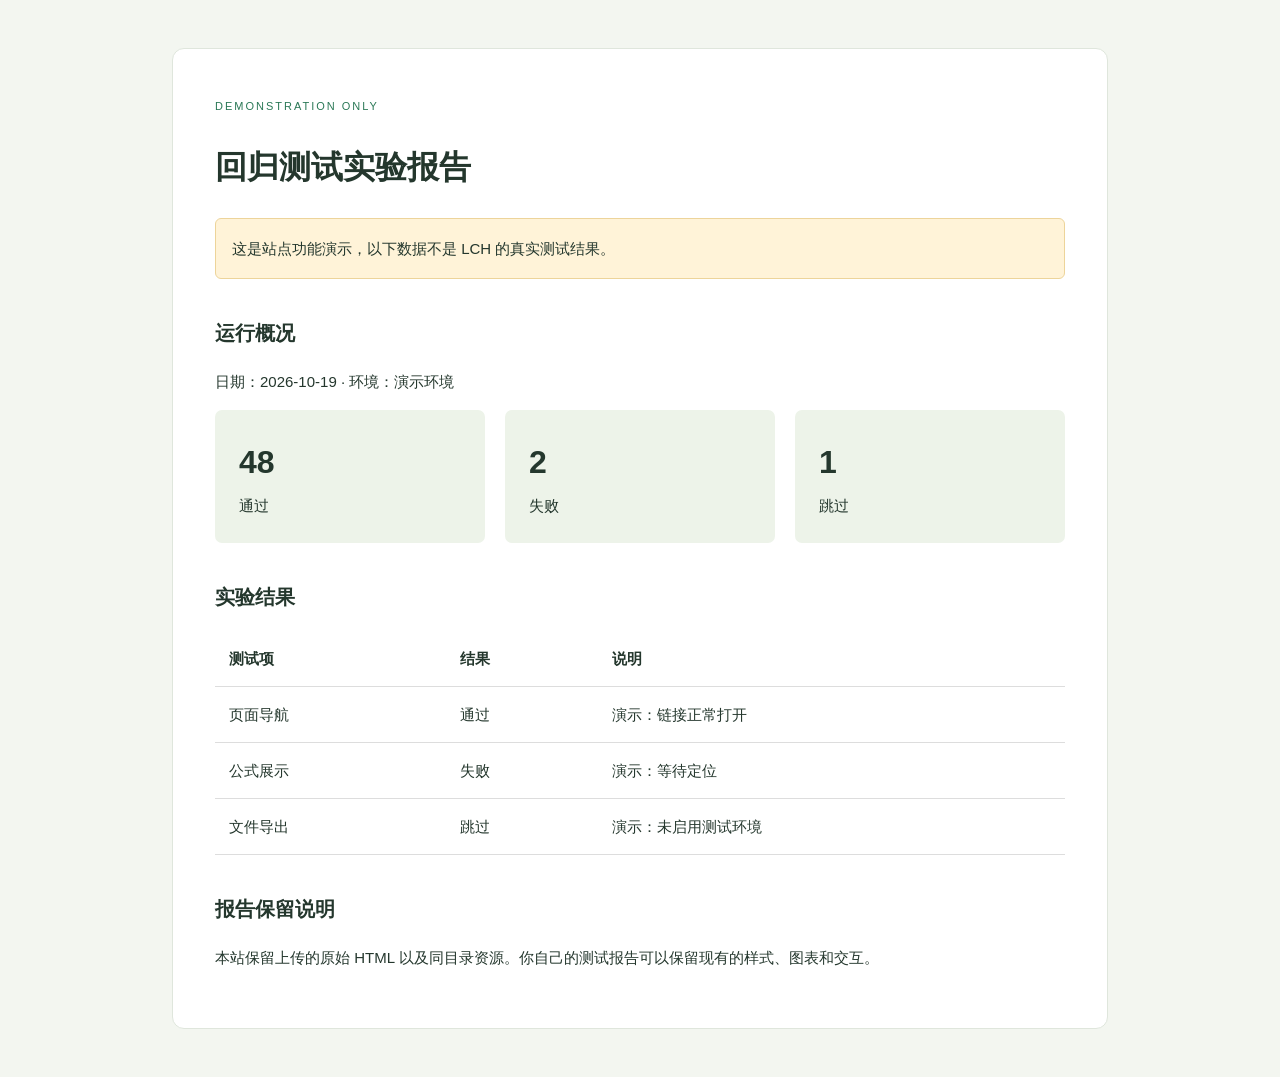
<file: examples/demo-report/index.html>
<!doctype html><html lang="zh-CN"><head><meta charset="utf-8"><meta name="viewport" content="width=device-width, initial-scale=1"><title>演示报告 · 非真实测试结果</title><link rel="stylesheet" href="report.css"></head><body><main><span class="label">DEMONSTRATION ONLY</span><h1>回归测试实验报告</h1><p class="notice">这是站点功能演示，以下数据不是 LCH 的真实测试结果。</p><h2>运行概况</h2><p>日期：2026-10-19 · 环境：演示环境</p><div class="metrics"><div><strong>48</strong>通过</div><div><strong>2</strong>失败</div><div><strong>1</strong>跳过</div></div><h2>实验结果</h2><table><thead><tr><th>测试项</th><th>结果</th><th>说明</th></tr></thead><tbody><tr><td>页面导航</td><td>通过</td><td>演示：链接正常打开</td></tr><tr><td>公式展示</td><td>失败</td><td>演示：等待定位</td></tr><tr><td>文件导出</td><td>跳过</td><td>演示：未启用测试环境</td></tr></tbody></table><h2>报告保留说明</h2><p>本站保留上传的原始 HTML 以及同目录资源。你自己的测试报告可以保留现有的样式、图表和交互。</p></main></body></html>
</file>
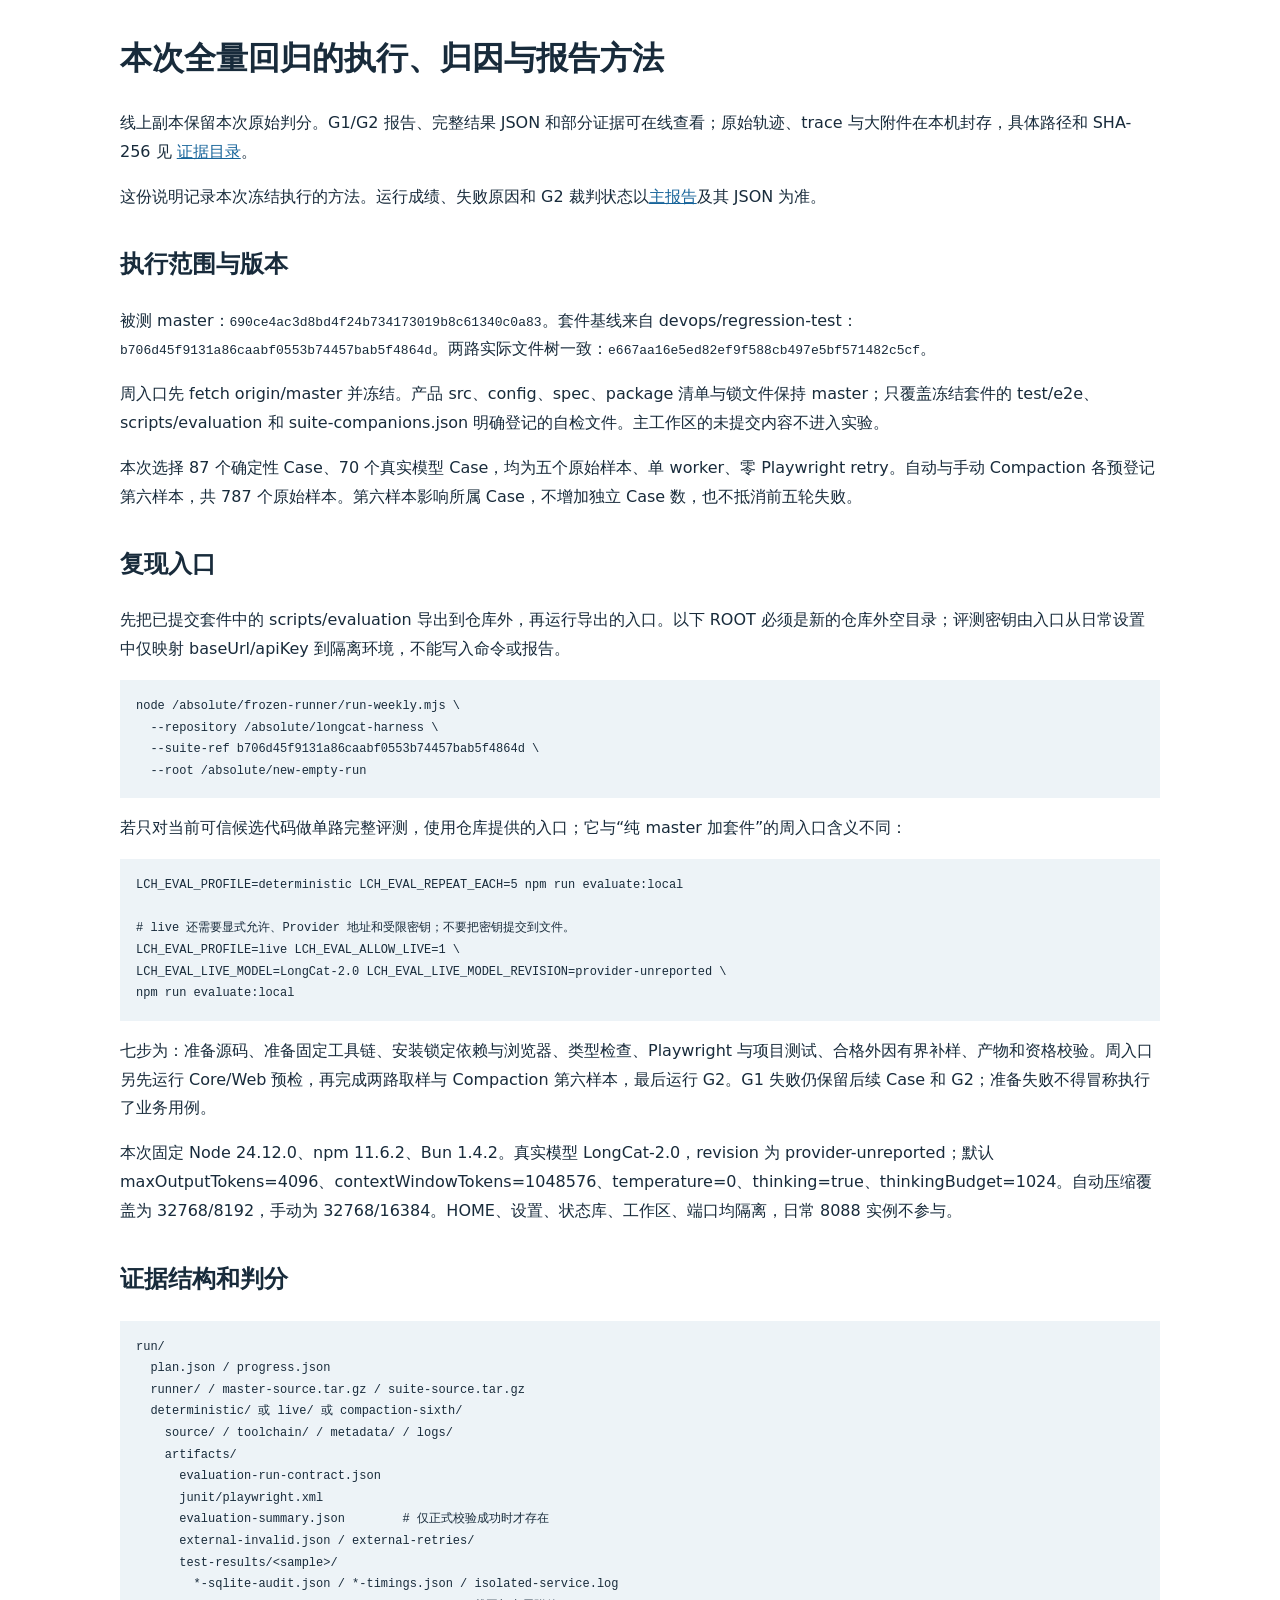
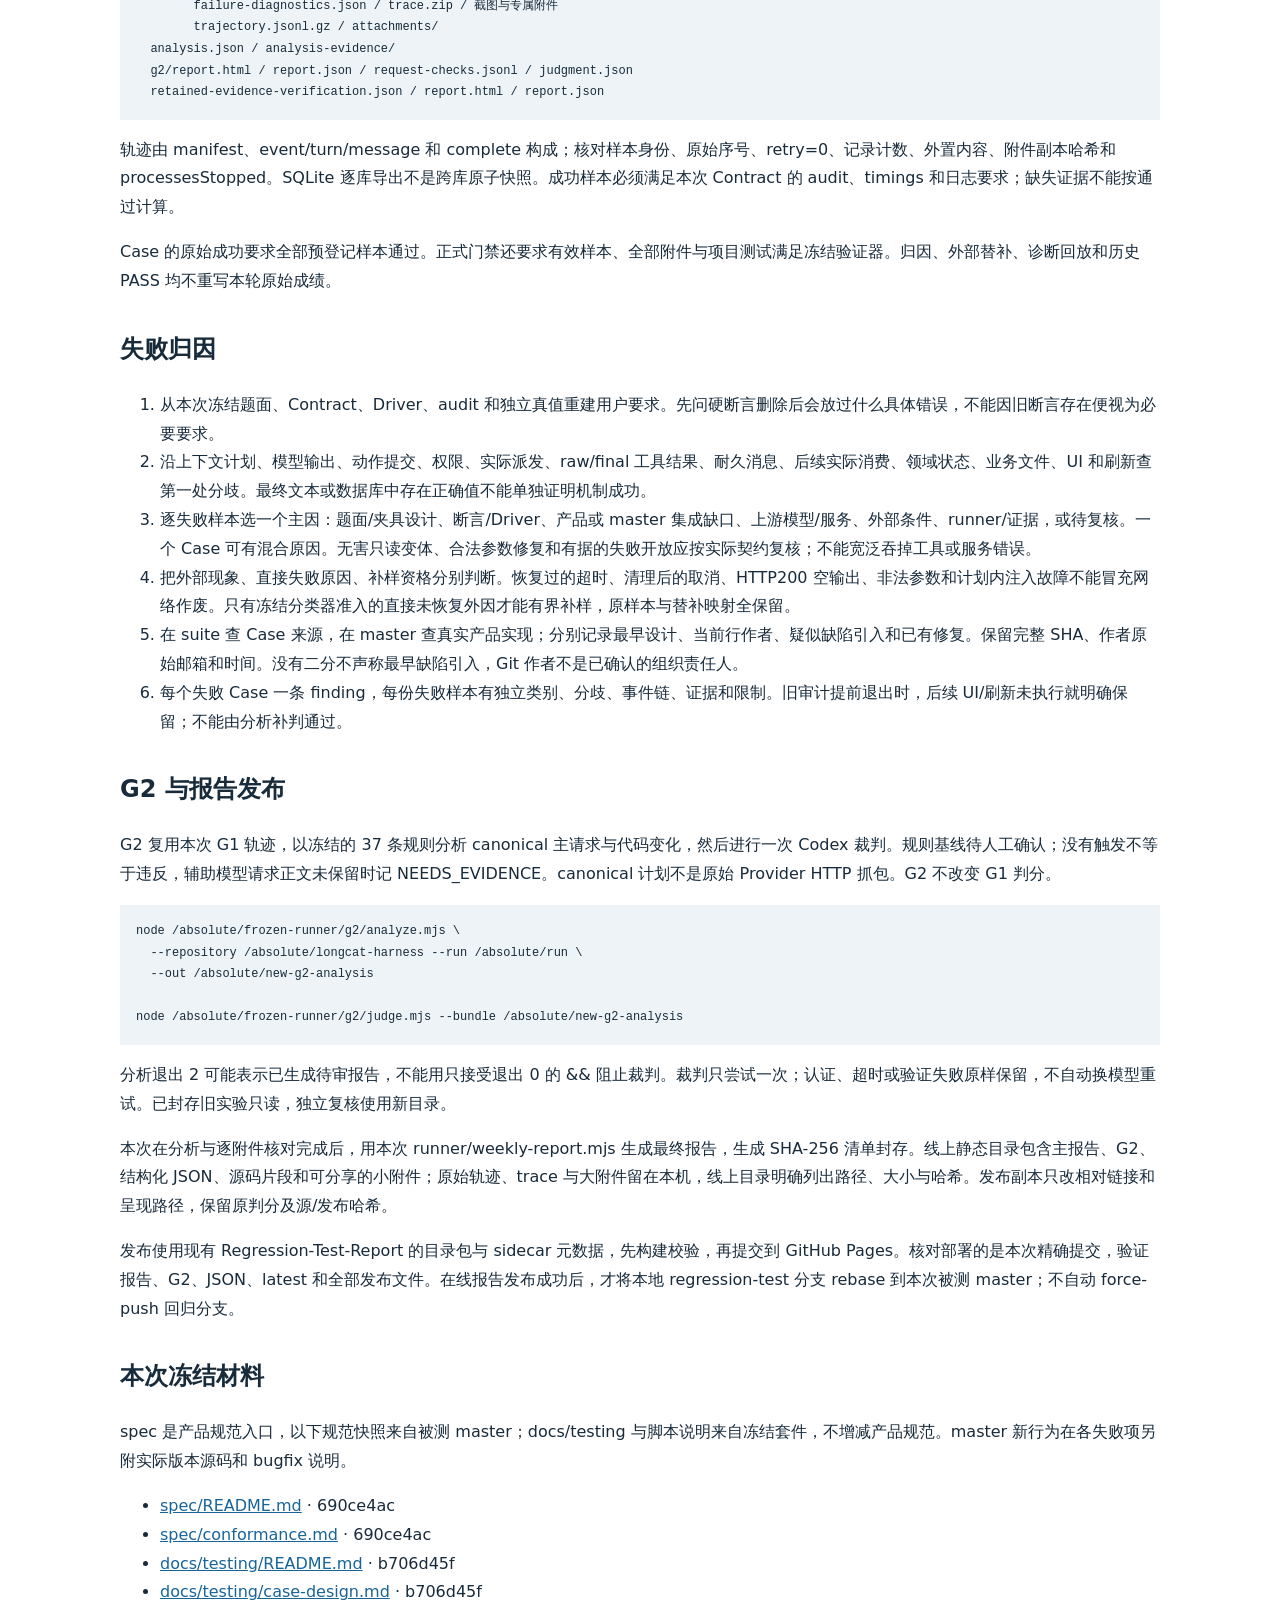
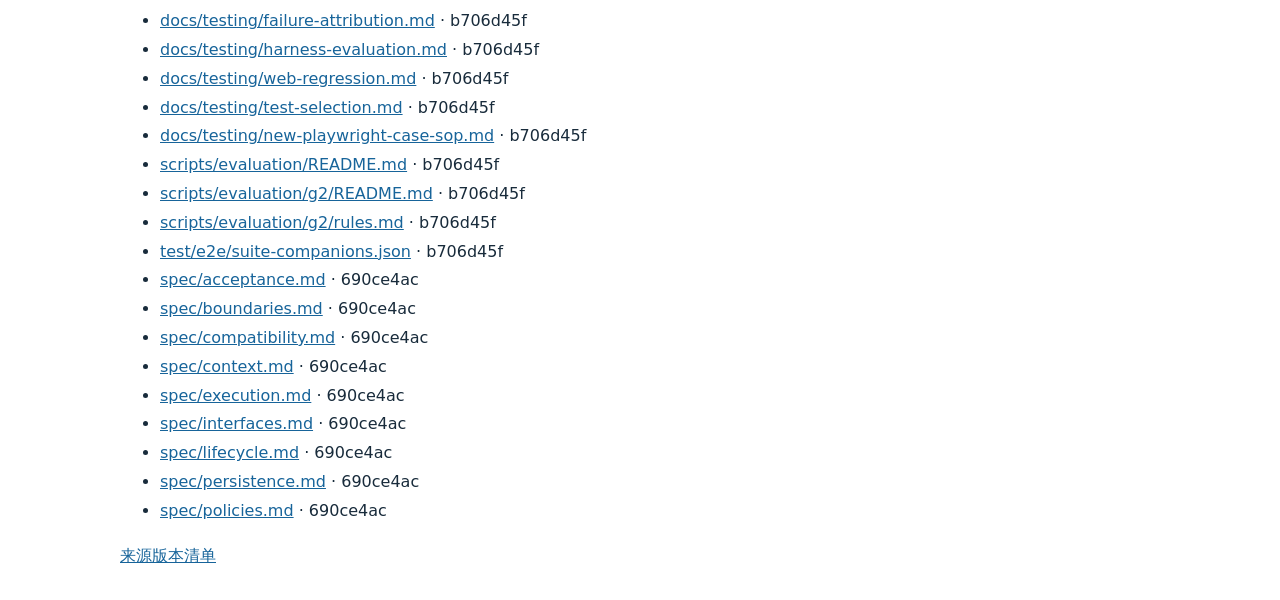
<file: uploads/2026-11-02--master-690ce4ac-204612/methodology/index.html>
<!doctype html><html lang="zh-CN"><meta charset="utf-8"><meta name="viewport" content="width=device-width,initial-scale=1"><title>全量回归执行与归因方法</title><style>body{font:16px/1.8 system-ui;max-width:1040px;margin:30px auto;padding:0 22px;color:#182b3b}pre{background:#edf3f7;padding:16px;overflow:auto;font-size:12px}code{overflow-wrap:anywhere;font-size:13px}a{color:#17649a}h2{margin-top:32px}.table-wrap{overscroll-behavior-x:contain}.table-wrap table{min-width:760px}</style><h1>本次全量回归的执行、归因与报告方法</h1><p class="muted">线上副本保留本次原始判分。G1/G2 报告、完整结果 JSON 和部分证据可在线查看；原始轨迹、trace 与大附件在本机封存，具体路径和 SHA-256 见 <a href="../evidence-index.html">证据目录</a>。</p>
<p>这份说明记录本次冻结执行的方法。运行成绩、失败原因和 G2 裁判状态以<a href="../index.html">主报告</a>及其 JSON 为准。</p>
<h2>执行范围与版本</h2>
<p>被测 master：<code>690ce4ac3d8bd4f24b734173019b8c61340c0a83</code>。套件基线来自 devops/regression-test：<code>b706d45f9131a86caabf0553b74457bab5f4864d</code>。两路实际文件树一致：<code>e667aa16e5ed82ef9f588cb497e5bf571482c5cf</code>。</p>
<p>周入口先 fetch origin/master 并冻结。产品 src、config、spec、package 清单与锁文件保持 master；只覆盖冻结套件的 test/e2e、scripts/evaluation 和 suite-companions.json 明确登记的自检文件。主工作区的未提交内容不进入实验。</p>
<p>本次选择 87 个确定性 Case、70 个真实模型 Case，均为五个原始样本、单 worker、零 Playwright retry。自动与手动 Compaction 各预登记第六样本，共 787 个原始样本。第六样本影响所属 Case，不增加独立 Case 数，也不抵消前五轮失败。</p>
<h2>复现入口</h2>
<p>先把已提交套件中的 scripts/evaluation 导出到仓库外，再运行导出的入口。以下 ROOT 必须是新的仓库外空目录；评测密钥由入口从日常设置中仅映射 baseUrl/apiKey 到隔离环境，不能写入命令或报告。</p>
<pre>node /absolute/frozen-runner/run-weekly.mjs \
  --repository /absolute/longcat-harness \
  --suite-ref b706d45f9131a86caabf0553b74457bab5f4864d \
  --root /absolute/new-empty-run</pre>
<p>若只对当前可信候选代码做单路完整评测，使用仓库提供的入口；它与“纯 master 加套件”的周入口含义不同：</p>
<pre>LCH_EVAL_PROFILE=deterministic LCH_EVAL_REPEAT_EACH=5 npm run evaluate:local

# live 还需要显式允许、Provider 地址和受限密钥；不要把密钥提交到文件。
LCH_EVAL_PROFILE=live LCH_EVAL_ALLOW_LIVE=1 \
LCH_EVAL_LIVE_MODEL=LongCat-2.0 LCH_EVAL_LIVE_MODEL_REVISION=provider-unreported \
npm run evaluate:local</pre>
<p>七步为：准备源码、准备固定工具链、安装锁定依赖与浏览器、类型检查、Playwright 与项目测试、合格外因有界补样、产物和资格校验。周入口另先运行 Core/Web 预检，再完成两路取样与 Compaction 第六样本，最后运行 G2。G1 失败仍保留后续 Case 和 G2；准备失败不得冒称执行了业务用例。</p>
<p>本次固定 Node 24.12.0、npm 11.6.2、Bun 1.4.2。真实模型 LongCat-2.0，revision 为 provider-unreported；默认 maxOutputTokens=4096、contextWindowTokens=1048576、temperature=0、thinking=true、thinkingBudget=1024。自动压缩覆盖为 32768/8192，手动为 32768/16384。HOME、设置、状态库、工作区、端口均隔离，日常 8088 实例不参与。</p>
<h2>证据结构和判分</h2>
<pre>run/
  plan.json / progress.json
  runner/ / master-source.tar.gz / suite-source.tar.gz
  deterministic/ 或 live/ 或 compaction-sixth/
    source/ / toolchain/ / metadata/ / logs/
    artifacts/
      evaluation-run-contract.json
      junit/playwright.xml
      evaluation-summary.json        # 仅正式校验成功时才存在
      external-invalid.json / external-retries/
      test-results/&lt;sample&gt;/
        *-sqlite-audit.json / *-timings.json / isolated-service.log
        failure-diagnostics.json / trace.zip / 截图与专属附件
        trajectory.jsonl.gz / attachments/
  analysis.json / analysis-evidence/
  g2/report.html / report.json / request-checks.jsonl / judgment.json
  retained-evidence-verification.json / report.html / report.json</pre>
<p>轨迹由 manifest、event/turn/message 和 complete 构成；核对样本身份、原始序号、retry=0、记录计数、外置内容、附件副本哈希和 processesStopped。SQLite 逐库导出不是跨库原子快照。成功样本必须满足本次 Contract 的 audit、timings 和日志要求；缺失证据不能按通过计算。</p>
<p>Case 的原始成功要求全部预登记样本通过。正式门禁还要求有效样本、全部附件与项目测试满足冻结验证器。归因、外部替补、诊断回放和历史 PASS 均不重写本轮原始成绩。</p>
<h2>失败归因</h2>
<ol><li>从本次冻结题面、Contract、Driver、audit 和独立真值重建用户要求。先问硬断言删除后会放过什么具体错误，不能因旧断言存在便视为必要要求。</li>
<li>沿上下文计划、模型输出、动作提交、权限、实际派发、raw/final 工具结果、耐久消息、后续实际消费、领域状态、业务文件、UI 和刷新查第一处分歧。最终文本或数据库中存在正确值不能单独证明机制成功。</li>
<li>逐失败样本选一个主因：题面/夹具设计、断言/Driver、产品或 master 集成缺口、上游模型/服务、外部条件、runner/证据，或待复核。一个 Case 可有混合原因。无害只读变体、合法参数修复和有据的失败开放应按实际契约复核；不能宽泛吞掉工具或服务错误。</li>
<li>把外部现象、直接失败原因、补样资格分别判断。恢复过的超时、清理后的取消、HTTP200 空输出、非法参数和计划内注入故障不能冒充网络作废。只有冻结分类器准入的直接未恢复外因才能有界补样，原样本与替补映射全保留。</li>
<li>在 suite 查 Case 来源，在 master 查真实产品实现；分别记录最早设计、当前行作者、疑似缺陷引入和已有修复。保留完整 SHA、作者原始邮箱和时间。没有二分不声称最早缺陷引入，Git 作者不是已确认的组织责任人。</li>
<li>每个失败 Case 一条 finding，每份失败样本有独立类别、分歧、事件链、证据和限制。旧审计提前退出时，后续 UI/刷新未执行就明确保留；不能由分析补判通过。</li></ol>
<h2>G2 与报告发布</h2>
<p>G2 复用本次 G1 轨迹，以冻结的 37 条规则分析 canonical 主请求与代码变化，然后进行一次 Codex 裁判。规则基线待人工确认；没有触发不等于违反，辅助模型请求正文未保留时记 NEEDS_EVIDENCE。canonical 计划不是原始 Provider HTTP 抓包。G2 不改变 G1 判分。</p>
<pre>node /absolute/frozen-runner/g2/analyze.mjs \
  --repository /absolute/longcat-harness --run /absolute/run \
  --out /absolute/new-g2-analysis

node /absolute/frozen-runner/g2/judge.mjs --bundle /absolute/new-g2-analysis</pre>
<p>分析退出 2 可能表示已生成待审报告，不能用只接受退出 0 的 &amp;&amp; 阻止裁判。裁判只尝试一次；认证、超时或验证失败原样保留，不自动换模型重试。已封存旧实验只读，独立复核使用新目录。</p>
<p>本次在分析与逐附件核对完成后，用本次 runner/weekly-report.mjs 生成最终报告，生成 SHA-256 清单封存。线上静态目录包含主报告、G2、结构化 JSON、源码片段和可分享的小附件；原始轨迹、trace 与大附件留在本机，线上目录明确列出路径、大小与哈希。发布副本只改相对链接和呈现路径，保留原判分及源/发布哈希。</p>
<p>发布使用现有 Regression-Test-Report 的目录包与 sidecar 元数据，先构建校验，再提交到 GitHub Pages。核对部署的是本次精确提交，验证报告、G2、JSON、latest 和全部发布文件。在线报告发布成功后，才将本地 regression-test 分支 rebase 到本次被测 master；不自动 force-push 回归分支。</p>
<h2>本次冻结材料</h2><p>spec 是产品规范入口，以下规范快照来自被测 master；docs/testing 与脚本说明来自冻结套件，不增减产品规范。master 新行为在各失败项另附实际版本源码和 bugfix 说明。</p><ul><li><a href="spec--README.md.txt">spec/README.md</a> · 690ce4ac</li><li><a href="spec--conformance.md.txt">spec/conformance.md</a> · 690ce4ac</li><li><a href="docs--testing--README.md.txt">docs/testing/README.md</a> · b706d45f</li><li><a href="docs--testing--case-design.md.txt">docs/testing/case-design.md</a> · b706d45f</li><li><a href="docs--testing--failure-attribution.md.txt">docs/testing/failure-attribution.md</a> · b706d45f</li><li><a href="docs--testing--harness-evaluation.md.txt">docs/testing/harness-evaluation.md</a> · b706d45f</li><li><a href="docs--testing--web-regression.md.txt">docs/testing/web-regression.md</a> · b706d45f</li><li><a href="docs--testing--test-selection.md.txt">docs/testing/test-selection.md</a> · b706d45f</li><li><a href="docs--testing--new-playwright-case-sop.md.txt">docs/testing/new-playwright-case-sop.md</a> · b706d45f</li><li><a href="scripts--evaluation--README.md.txt">scripts/evaluation/README.md</a> · b706d45f</li><li><a href="scripts--evaluation--g2--README.md.txt">scripts/evaluation/g2/README.md</a> · b706d45f</li><li><a href="scripts--evaluation--g2--rules.md.txt">scripts/evaluation/g2/rules.md</a> · b706d45f</li><li><a href="test--e2e--suite-companions.json.txt">test/e2e/suite-companions.json</a> · b706d45f</li><li><a href="spec--acceptance.md.txt">spec/acceptance.md</a> · 690ce4ac</li><li><a href="spec--boundaries.md.txt">spec/boundaries.md</a> · 690ce4ac</li><li><a href="spec--compatibility.md.txt">spec/compatibility.md</a> · 690ce4ac</li><li><a href="spec--context.md.txt">spec/context.md</a> · 690ce4ac</li><li><a href="spec--execution.md.txt">spec/execution.md</a> · 690ce4ac</li><li><a href="spec--interfaces.md.txt">spec/interfaces.md</a> · 690ce4ac</li><li><a href="spec--lifecycle.md.txt">spec/lifecycle.md</a> · 690ce4ac</li><li><a href="spec--persistence.md.txt">spec/persistence.md</a> · 690ce4ac</li><li><a href="spec--policies.md.txt">spec/policies.md</a> · 690ce4ac</li></ul><p><a href="sources.json">来源版本清单</a></p>
</html>
</file>
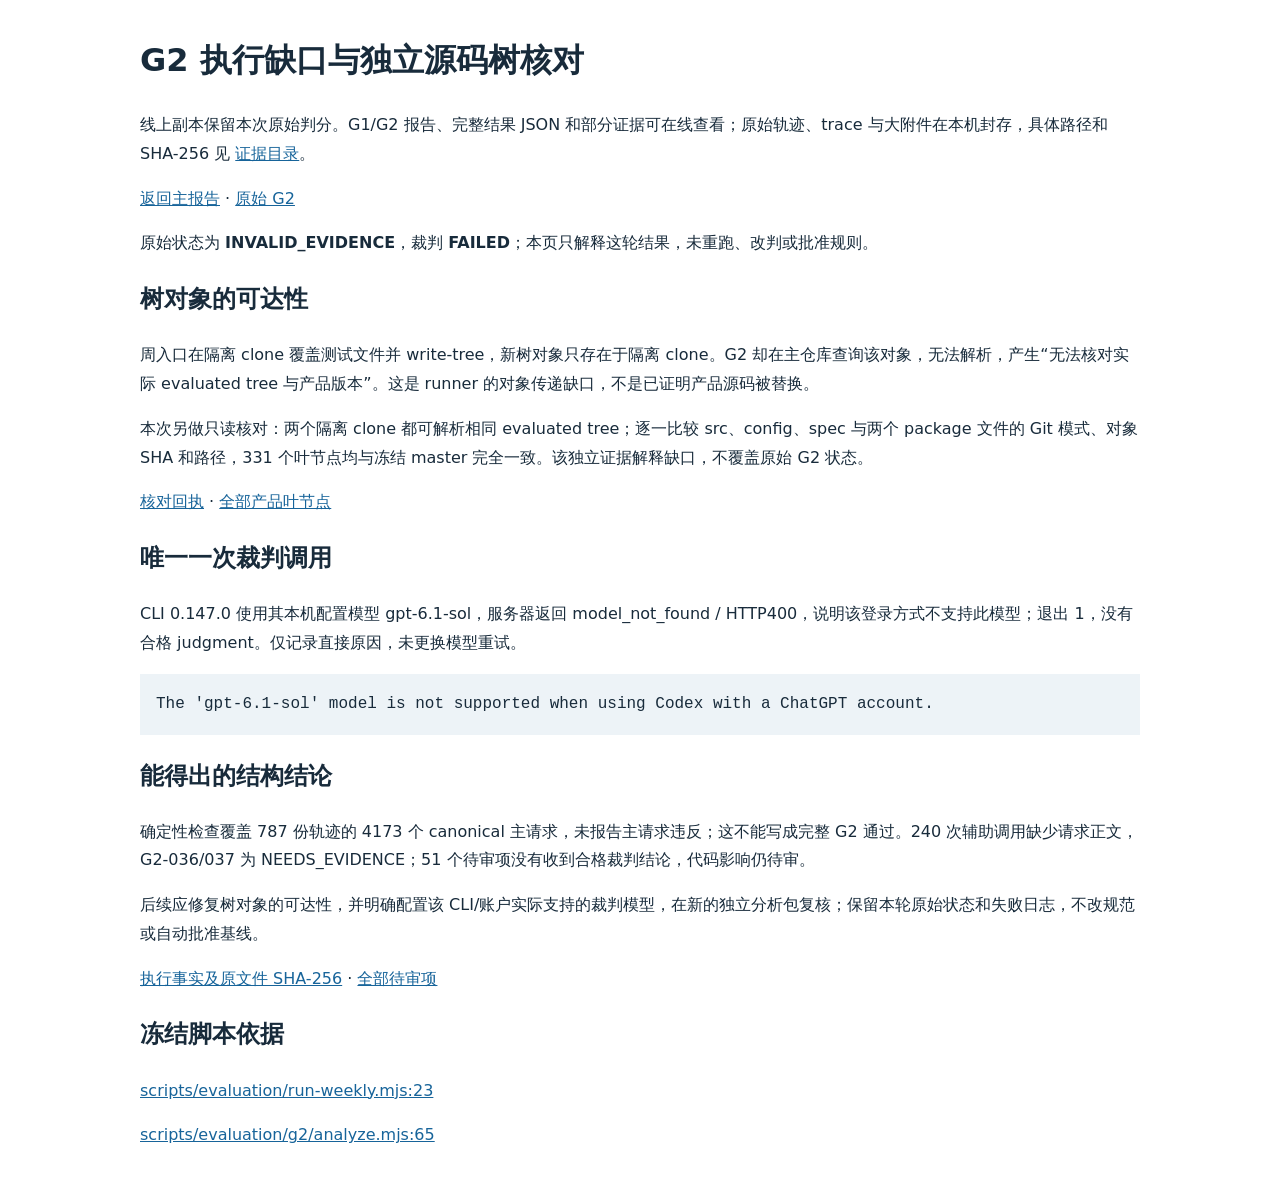
<file: uploads/2026-11-02--master-690ce4ac-204612/analysis-evidence/g2-execution/index.html>
<!doctype html><html lang="zh-CN"><meta charset="utf-8"><meta name="viewport" content="width=device-width,initial-scale=1"><title>G2 执行缺口</title><style>body{font:16px/1.8 system-ui;max-width:1000px;margin:32px auto;padding:0 22px;color:#182b3b}pre{white-space:pre-wrap;overflow-wrap:anywhere;background:#edf3f7;padding:16px}a{color:#17649a}.table-wrap{overscroll-behavior-x:contain}.table-wrap table{min-width:760px}</style><h1>G2 执行缺口与独立源码树核对</h1><p class="muted">线上副本保留本次原始判分。G1/G2 报告、完整结果 JSON 和部分证据可在线查看；原始轨迹、trace 与大附件在本机封存，具体路径和 SHA-256 见 <a href="../../evidence-index.html">证据目录</a>。</p><p><a href="../../index.html">返回主报告</a> · <a href="../../g2/report.html">原始 G2</a></p><p>原始状态为 <b>INVALID_EVIDENCE</b>，裁判 <b>FAILED</b>；本页只解释这轮结果，未重跑、改判或批准规则。</p><h2>树对象的可达性</h2><p>周入口在隔离 clone 覆盖测试文件并 write-tree，新树对象只存在于隔离 clone。G2 却在主仓库查询该对象，无法解析，产生“无法核对实际 evaluated tree 与产品版本”。这是 runner 的对象传递缺口，不是已证明产品源码被替换。</p><p>本次另做只读核对：两个隔离 clone 都可解析相同 evaluated tree；逐一比较 src、config、spec 与两个 package 文件的 Git 模式、对象 SHA 和路径，331 个叶节点均与冻结 master 完全一致。该独立证据解释缺口，不覆盖原始 G2 状态。</p><p><a href="product-tree-proof.json">核对回执</a> · <a href="master-product-leaves.txt">全部产品叶节点</a></p><h2>唯一一次裁判调用</h2><p>CLI 0.147.0 使用其本机配置模型 gpt-6.1-sol，服务器返回 model_not_found / HTTP400，说明该登录方式不支持此模型；退出 1，没有合格 judgment。仅记录直接原因，未更换模型重试。</p><pre>The &#x27;gpt-6.1-sol&#x27; model is not supported when using Codex with a ChatGPT account.</pre><h2>能得出的结构结论</h2><p>确定性检查覆盖 787 份轨迹的 4173 个 canonical 主请求，未报告主请求违反；这不能写成完整 G2 通过。240 次辅助调用缺少请求正文，G2-036/037 为 NEEDS_EVIDENCE；51 个待审项没有收到合格裁判结论，代码影响仍待审。</p><p>后续应修复树对象的可达性，并明确配置该 CLI/账户实际支持的裁判模型，在新的独立分析包复核；保留本轮原始状态和失败日志，不改规范或自动批准基线。</p><p><a href="execution-facts.json">执行事实及原文件 SHA-256</a> · <a href="../../g2/review-items.json">全部待审项</a></p><h2>冻结脚本依据</h2><p><a href="isolation-writes-tree.txt">scripts/evaluation/run-weekly.mjs:23</a></p><p><a href="analysis-uses-main-repository.txt">scripts/evaluation/g2/analyze.mjs:65</a></p></html>
</file>
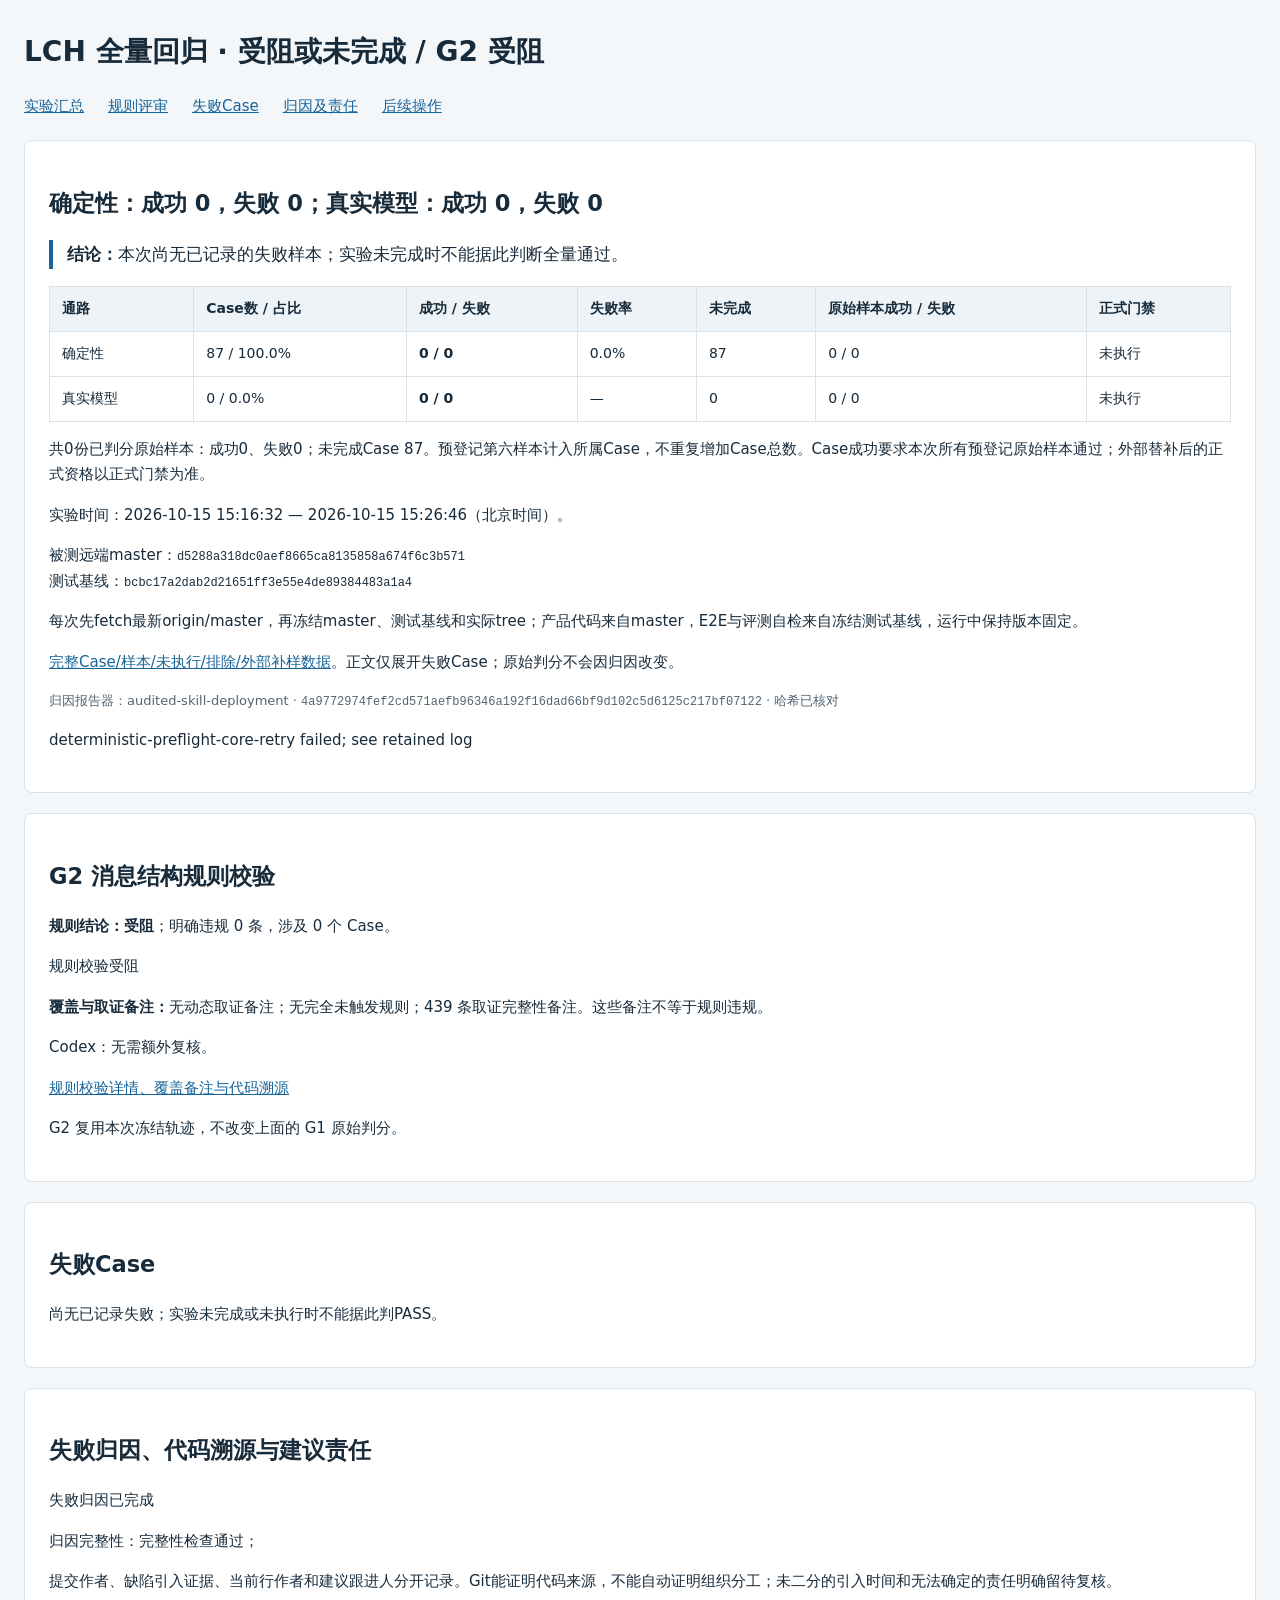
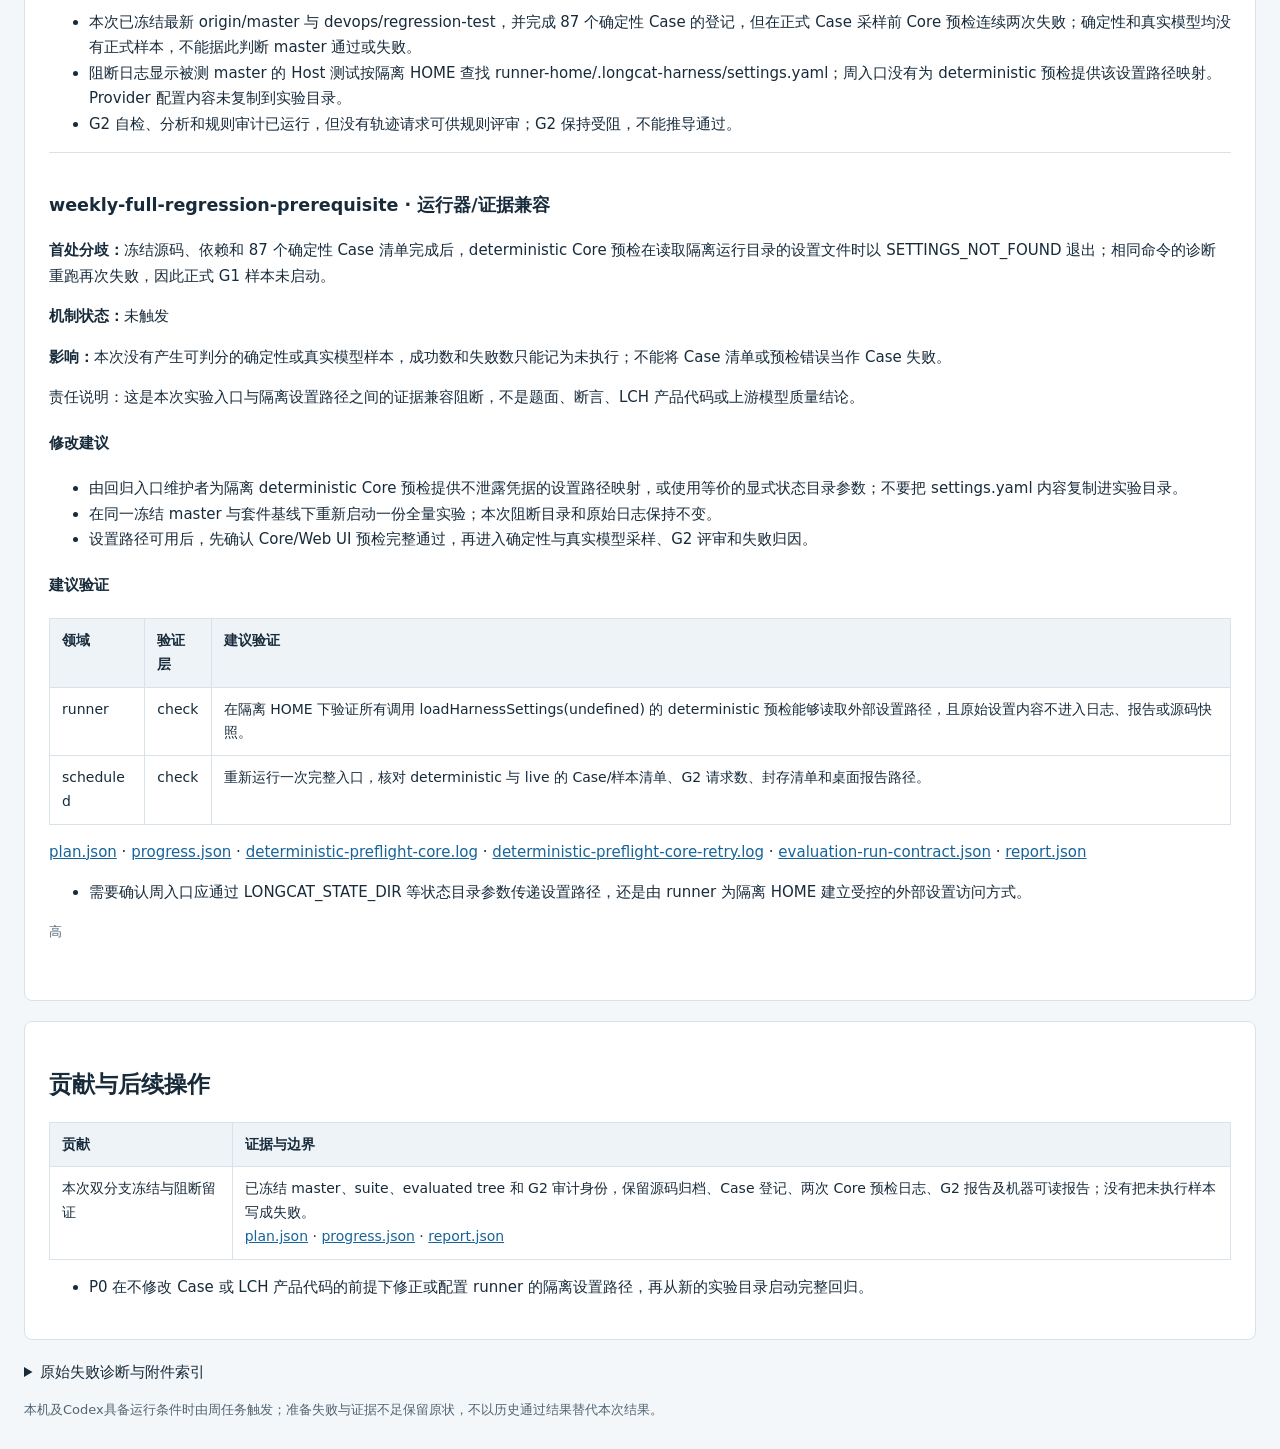
<file: uploads/2026-10-15.html>
<!doctype html><html lang="zh-CN"><meta charset="utf-8"><meta name="viewport" content="width=device-width,initial-scale=1"><title>LCH 全量结果与失败归因</title><style>body{font:15px/1.7 system-ui,sans-serif;max-width:1440px;margin:28px auto;padding:0 24px;color:#182b3b;background:#f4f7f9}section{background:white;padding:24px;margin:20px 0;border:1px solid #d9e2e8;border-radius:8px}article{border-top:1px solid #d9e2e8;padding:20px 0}table{border-collapse:collapse;width:100%;font-size:14px}th,td{border:1px solid #d9e2e8;padding:10px 12px;text-align:left;vertical-align:top;overflow-wrap:anywhere}th{background:#edf3f7}pre{background:#edf3f7;padding:14px;white-space:pre-wrap;overflow-wrap:anywhere;font-size:12px}code{font-size:12px;overflow-wrap:anywhere}a{color:#17649a}.table-wrap{overflow:auto}.muted{color:#526574;font-size:13px}.conclusion{font-size:17px;border-left:4px solid #17649a;padding-left:14px}summary{cursor:pointer}nav{display:flex;gap:24px;flex-wrap:wrap}h1{font-size:28px}</style>
<style id="report-mobile-layout">
@media (max-width: 720px) {
  body { margin: 16px auto; padding: 0 12px; overflow-wrap: anywhere; }
  section { padding: 16px; margin: 16px 0; min-width: 0; }
  h1 { font-size: 24px; }
  h2 { font-size: 20px; }
  nav { gap: 12px 18px; }
  .table-wrap { max-width: 100%; overflow-x: auto; -webkit-overflow-scrolling: touch; }
  .table-wrap table { min-width: 760px; }
  pre { max-width: 100%; box-sizing: border-box; }
}
</style>
<h1>LCH 全量回归 · 受阻或未完成 / G2 受阻</h1><nav><a href="#summary">实验汇总</a><a href="#g2">规则评审</a><a href="#failures">失败Case</a><a href="#analysis">归因及责任</a><a href="#actions">后续操作</a></nav><section id="summary"><h2>确定性：成功 0，失败 0；真实模型：成功 0，失败 0</h2><p class="conclusion"><strong>结论：</strong>本次尚无已记录的失败样本；实验未完成时不能据此判断全量通过。</p><div class="table-wrap"><table><thead><tr><th>通路</th><th>Case数 / 占比</th><th>成功 / 失败</th><th>失败率</th><th>未完成</th><th>原始样本成功 / 失败</th><th>正式门禁</th></tr></thead><tbody><tr><td>确定性</td><td>87 / 100.0%</td><td><strong>0 / 0</strong></td><td>0.0%</td><td>87</td><td>0 / 0</td><td>未执行</td></tr><tr><td>真实模型</td><td>0 / 0.0%</td><td><strong>0 / 0</strong></td><td>—</td><td>0</td><td>0 / 0</td><td>未执行</td></tr></tbody></table></div><p>共0份已判分原始样本：成功0、失败0；未完成Case 87。预登记第六样本计入所属Case，不重复增加Case总数。Case成功要求本次所有预登记原始样本通过；外部替补后的正式资格以正式门禁为准。</p><p>实验时间：2026-10-15 15:16:32 — 2026-10-15 15:26:46（北京时间）。</p><p>被测远端master：<code>d5288a318dc0aef8665ca8135858a674f6c3b571</code><br>测试基线：<code>bcbc17a2dab2d21651ff3e55e4de89384483a1a4</code></p><p>每次先fetch最新origin/master，再冻结master、测试基线和实际tree；产品代码来自master，E2E与评测自检来自冻结测试基线，运行中保持版本固定。</p><p><a href="file:///Users/iie/Desktop/LCH-%E6%AF%8F%E5%91%A8%E5%85%A8%E9%87%8F%E5%9B%9E%E5%BD%92/2026-10-15-15-16-31-31761/report.json">完整Case/样本/未执行/排除/外部补样数据</a>。正文仅展开失败Case；原始判分不会因归因改变。</p><p class="muted">归因报告器：audited-skill-deployment · <code>4a9772974fef2cd571aefb96346a192f16dad66bf9d102c5d6125c217bf07122</code> · 哈希已核对</p><p>deterministic-preflight-core-retry failed; see retained log</p></section><section id="g2"><h2>G2 消息结构规则校验</h2><p><strong>规则结论：受阻</strong>；明确违规 0 条，涉及 0 个 Case。</p><p>规则校验受阻</p><p><strong>覆盖与取证备注：</strong>无动态取证备注；无完全未触发规则；439 条取证完整性备注。这些备注不等于规则违规。</p><p>Codex：无需额外复核。</p><p><a href="file:///Users/iie/Desktop/LCH-%E6%AF%8F%E5%91%A8%E5%85%A8%E9%87%8F%E5%9B%9E%E5%BD%92/2026-10-15-15-16-31-31761/g2/report.html">规则校验详情、覆盖备注与代码溯源</a></p><p>G2 复用本次冻结轨迹，不改变上面的 G1 原始判分。</p></section><section id="failures"><h2>失败Case</h2><p>尚无已记录失败；实验未完成或未执行时不能据此判PASS。</p></section><section id="analysis"><h2>失败归因、代码溯源与建议责任</h2><p>失败归因已完成</p><p>归因完整性：完整性检查通过；</p><p>提交作者、缺陷引入证据、当前行作者和建议跟进人分开记录。Git能证明代码来源，不能自动证明组织分工；未二分的引入时间和无法确定的责任明确留待复核。</p><ul><li>本次已冻结最新 origin/master 与 devops/regression-test，并完成 87 个确定性 Case 的登记，但在正式 Case 采样前 Core 预检连续两次失败；确定性和真实模型均没有正式样本，不能据此判断 master 通过或失败。</li><li>阻断日志显示被测 master 的 Host 测试按隔离 HOME 查找 runner-home/.longcat-harness/settings.yaml；周入口没有为 deterministic 预检提供该设置路径映射。Provider 配置内容未复制到实验目录。</li><li>G2 自检、分析和规则审计已运行，但没有轨迹请求可供规则评审；G2 保持受阻，不能推导通过。</li></ul><article id="weekly-full-regression-prerequisite"><h3>weekly-full-regression-prerequisite · 运行器/证据兼容</h3><p><strong>首处分歧：</strong>冻结源码、依赖和 87 个确定性 Case 清单完成后，deterministic Core 预检在读取隔离运行目录的设置文件时以 SETTINGS_NOT_FOUND 退出；相同命令的诊断重跑再次失败，因此正式 G1 样本未启动。</p><p><strong>机制状态：</strong>未触发</p><p><strong>影响：</strong>本次没有产生可判分的确定性或真实模型样本，成功数和失败数只能记为未执行；不能将 Case 清单或预检错误当作 Case 失败。</p><p>责任说明：这是本次实验入口与隔离设置路径之间的证据兼容阻断，不是题面、断言、LCH 产品代码或上游模型质量结论。</p><h4>修改建议</h4><ul><li>由回归入口维护者为隔离 deterministic Core 预检提供不泄露凭据的设置路径映射，或使用等价的显式状态目录参数；不要把 settings.yaml 内容复制进实验目录。</li><li>在同一冻结 master 与套件基线下重新启动一份全量实验；本次阻断目录和原始日志保持不变。</li><li>设置路径可用后，先确认 Core/Web UI 预检完整通过，再进入确定性与真实模型采样、G2 评审和失败归因。</li></ul><h4>建议验证</h4><div class="table-wrap"><table><thead><tr><th>领域</th><th>验证层</th><th>建议验证</th></tr></thead><tbody><tr><td>runner</td><td>check</td><td>在隔离 HOME 下验证所有调用 loadHarnessSettings(undefined) 的 deterministic 预检能够读取外部设置路径，且原始设置内容不进入日志、报告或源码快照。</td></tr><tr><td>scheduled</td><td>check</td><td>重新运行一次完整入口，核对 deterministic 与 live 的 Case/样本清单、G2 请求数、封存清单和桌面报告路径。</td></tr></tbody></table></div><p><a href="file:///Users/iie/Desktop/LCH-%E6%AF%8F%E5%91%A8%E5%85%A8%E9%87%8F%E5%9B%9E%E5%BD%92/2026-10-15-15-16-31-31761/plan.json">plan.json</a> · <a href="file:///Users/iie/Desktop/LCH-%E6%AF%8F%E5%91%A8%E5%85%A8%E9%87%8F%E5%9B%9E%E5%BD%92/2026-10-15-15-16-31-31761/progress.json">progress.json</a> · <a href="file:///Users/iie/Desktop/LCH-%E6%AF%8F%E5%91%A8%E5%85%A8%E9%87%8F%E5%9B%9E%E5%BD%92/2026-10-15-15-16-31-31761/deterministic-preflight-core.log">deterministic-preflight-core.log</a> · <a href="file:///Users/iie/Desktop/LCH-%E6%AF%8F%E5%91%A8%E5%85%A8%E9%87%8F%E5%9B%9E%E5%BD%92/2026-10-15-15-16-31-31761/deterministic-preflight-core-retry.log">deterministic-preflight-core-retry.log</a> · <a href="file:///Users/iie/Desktop/LCH-%E6%AF%8F%E5%91%A8%E5%85%A8%E9%87%8F%E5%9B%9E%E5%BD%92/2026-10-15-15-16-31-31761/deterministic/artifacts/evaluation-run-contract.json">evaluation-run-contract.json</a> · <a href="file:///Users/iie/Desktop/LCH-%E6%AF%8F%E5%91%A8%E5%85%A8%E9%87%8F%E5%9B%9E%E5%BD%92/2026-10-15-15-16-31-31761/g2/report.json">report.json</a></p><ul><li>需要确认周入口应通过 LONGCAT_STATE_DIR 等状态目录参数传递设置路径，还是由 runner 为隔离 HOME 建立受控的外部设置访问方式。</li></ul><p class="muted">高</p></article></section><section id="actions"><h2>贡献与后续操作</h2><div class="table-wrap"><table><thead><tr><th>贡献</th><th>证据与边界</th></tr></thead><tbody><tr><td>本次双分支冻结与阻断留证</td><td>已冻结 master、suite、evaluated tree 和 G2 审计身份，保留源码归档、Case 登记、两次 Core 预检日志、G2 报告及机器可读报告；没有把未执行样本写成失败。<br><a href="file:///Users/iie/Desktop/LCH-%E6%AF%8F%E5%91%A8%E5%85%A8%E9%87%8F%E5%9B%9E%E5%BD%92/2026-10-15-15-16-31-31761/plan.json">plan.json</a> · <a href="file:///Users/iie/Desktop/LCH-%E6%AF%8F%E5%91%A8%E5%85%A8%E9%87%8F%E5%9B%9E%E5%BD%92/2026-10-15-15-16-31-31761/progress.json">progress.json</a> · <a href="file:///Users/iie/Desktop/LCH-%E6%AF%8F%E5%91%A8%E5%85%A8%E9%87%8F%E5%9B%9E%E5%BD%92/2026-10-15-15-16-31-31761/report.json">report.json</a></td></tr></tbody></table></div><ul><li>P0 在不修改 Case 或 LCH 产品代码的前提下修正或配置 runner 的隔离设置路径，再从新的实验目录启动完整回归。</li></ul></section><details><summary>原始失败诊断与附件索引</summary></details><p class="muted">本机及Codex具备运行条件时由周任务触发；准备失败与证据不足保留原状，不以历史通过结果替代本次结果。</p></html>
</file>
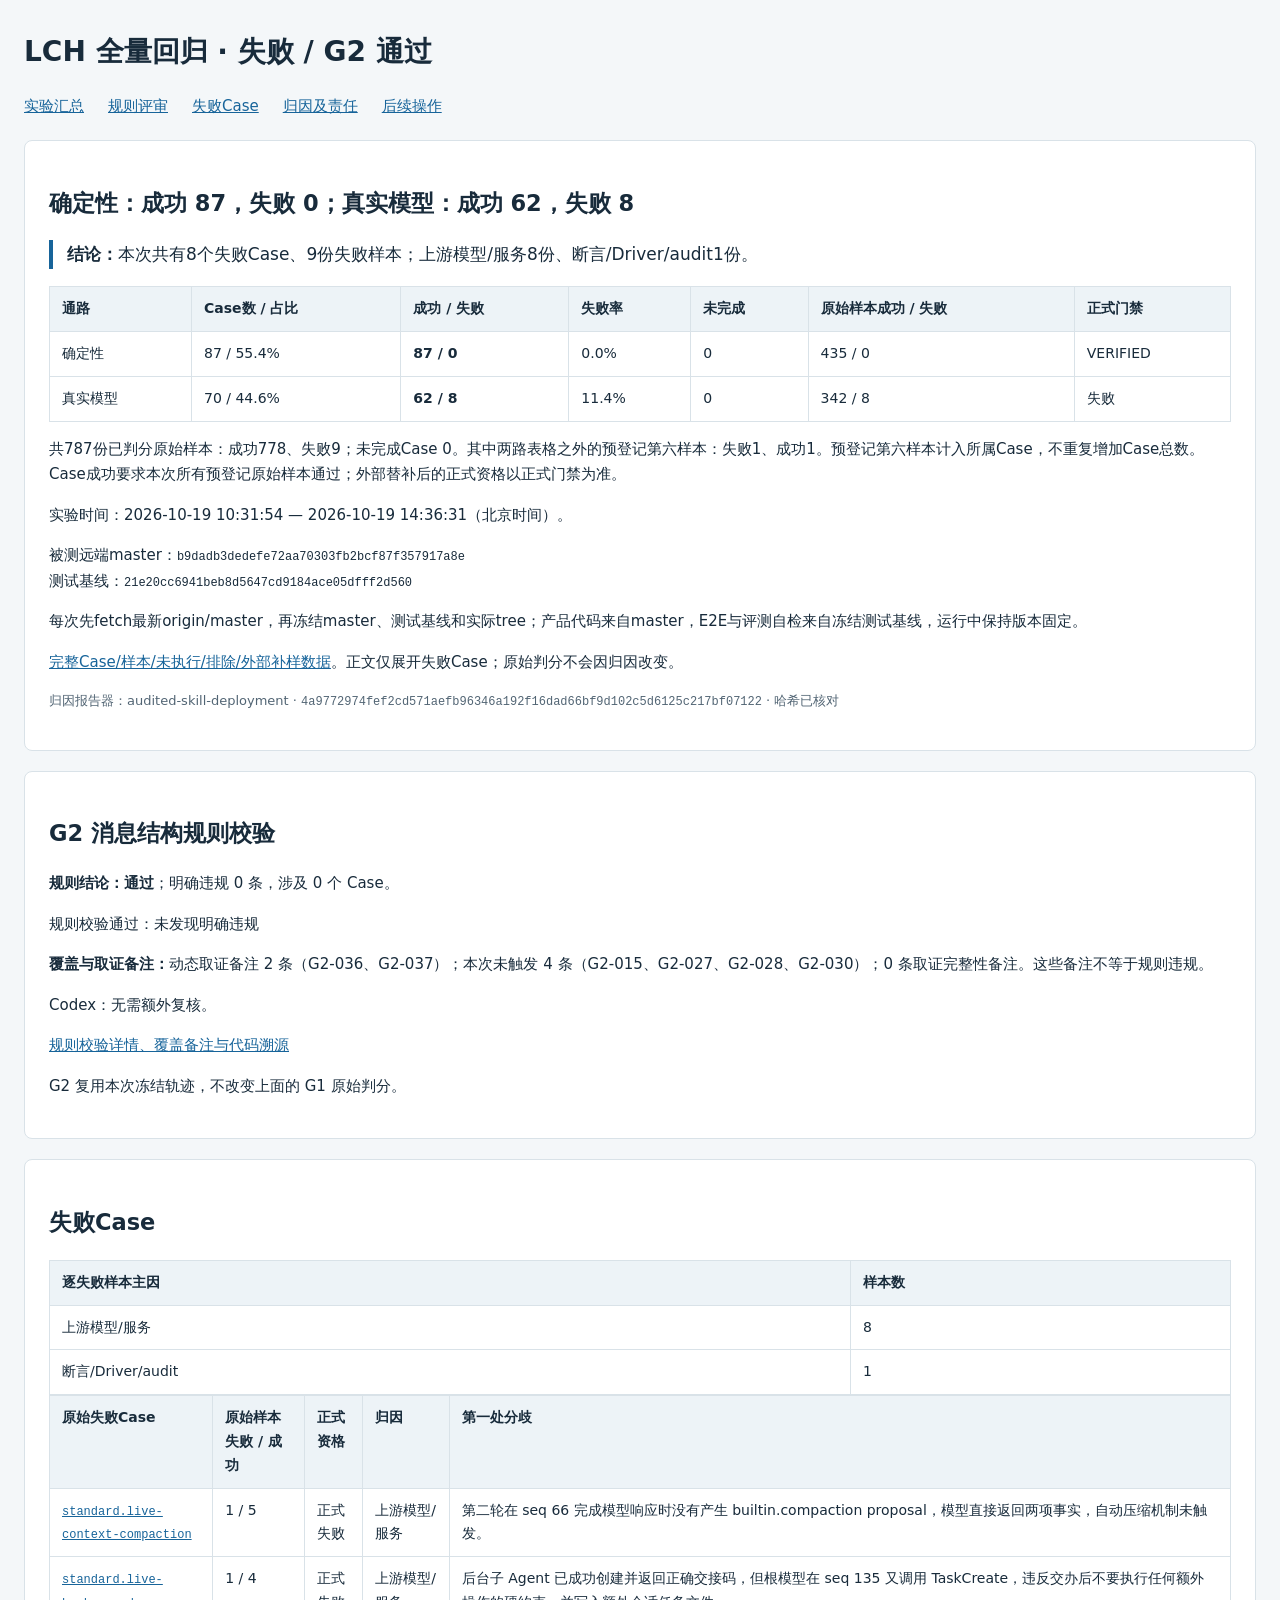
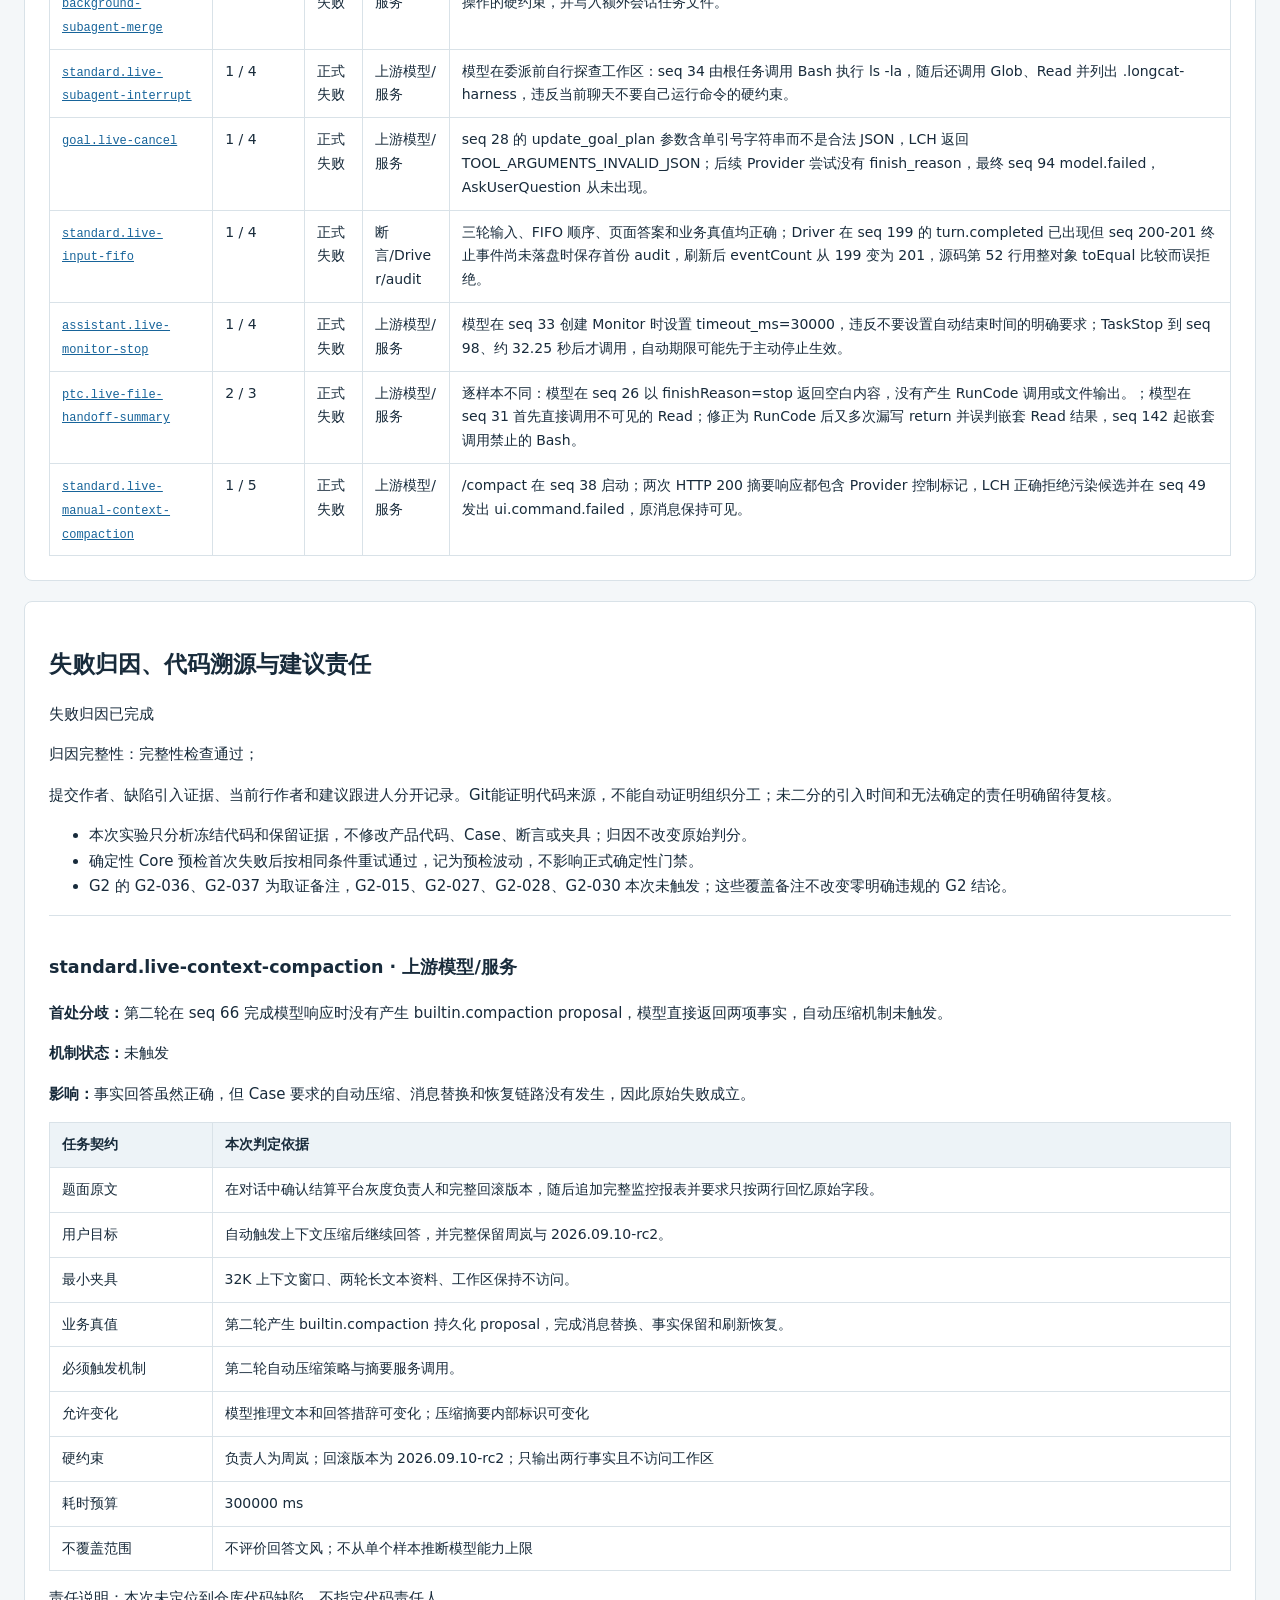
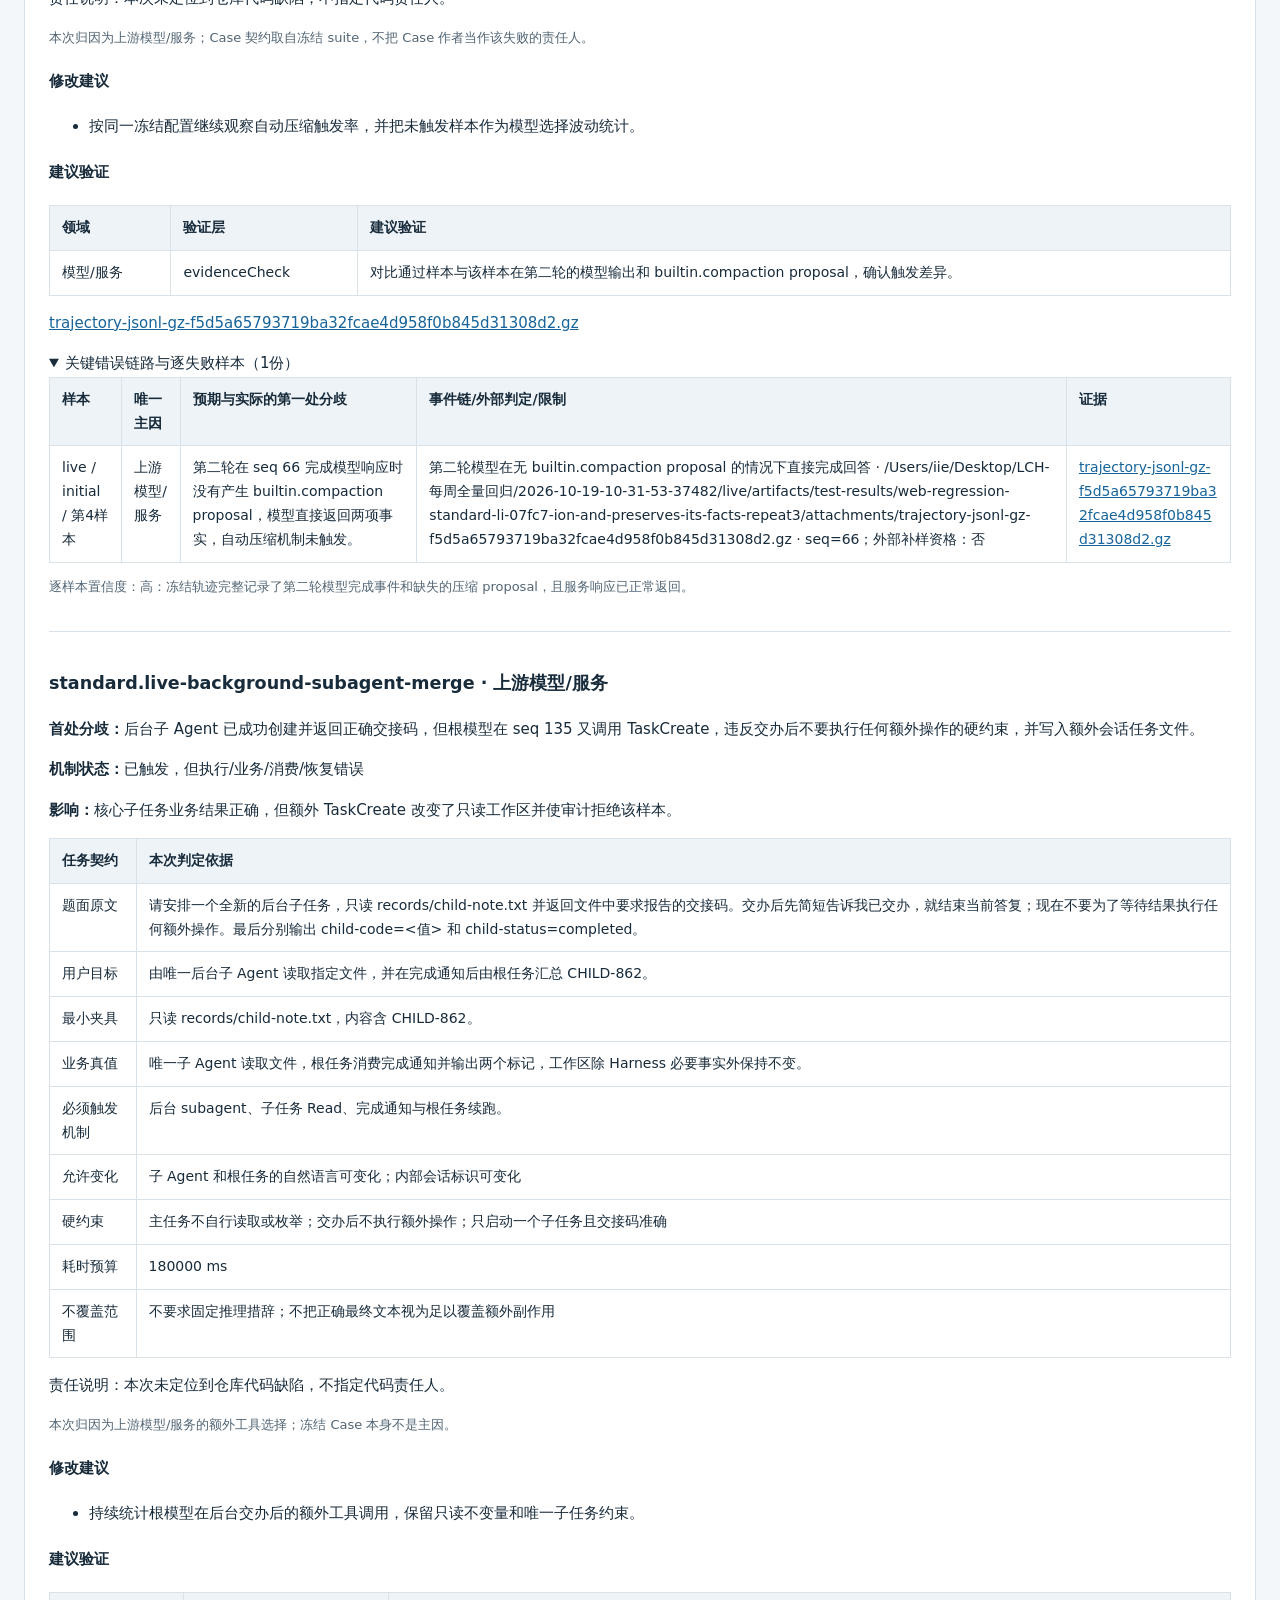
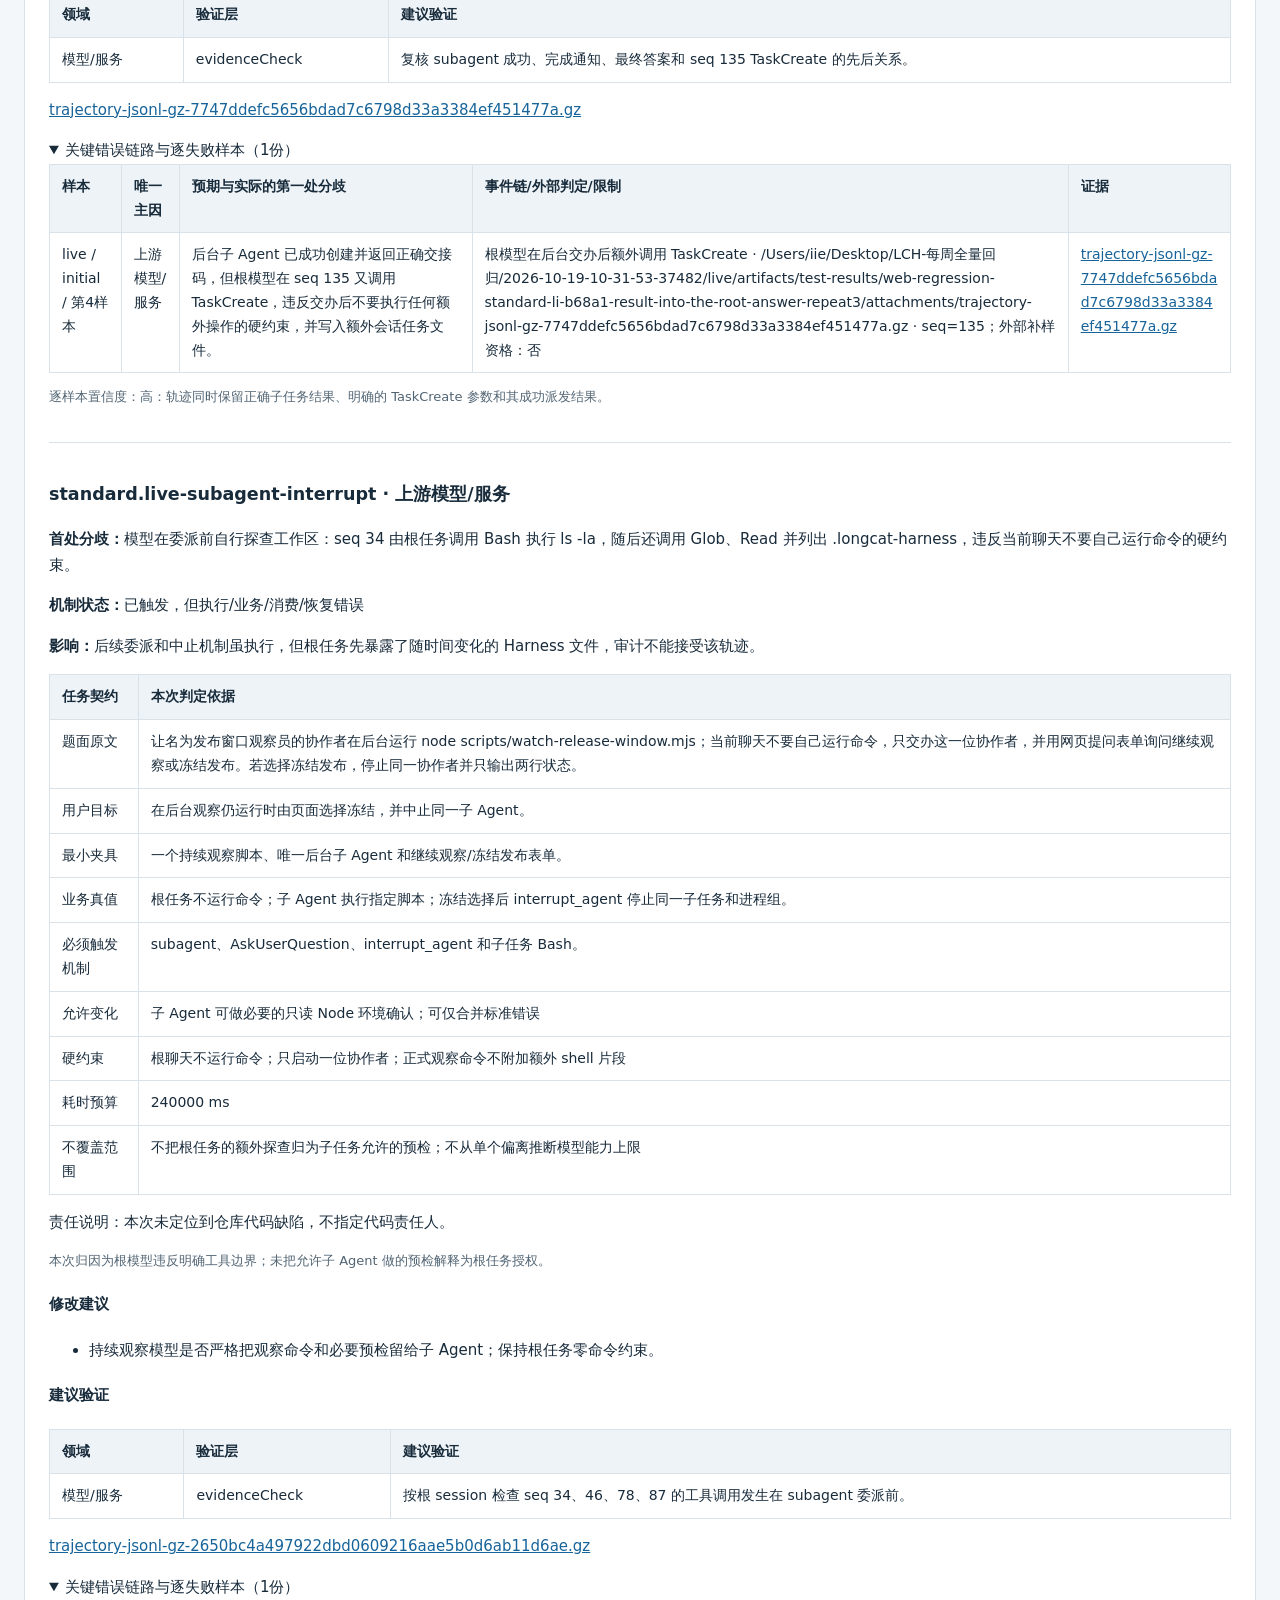
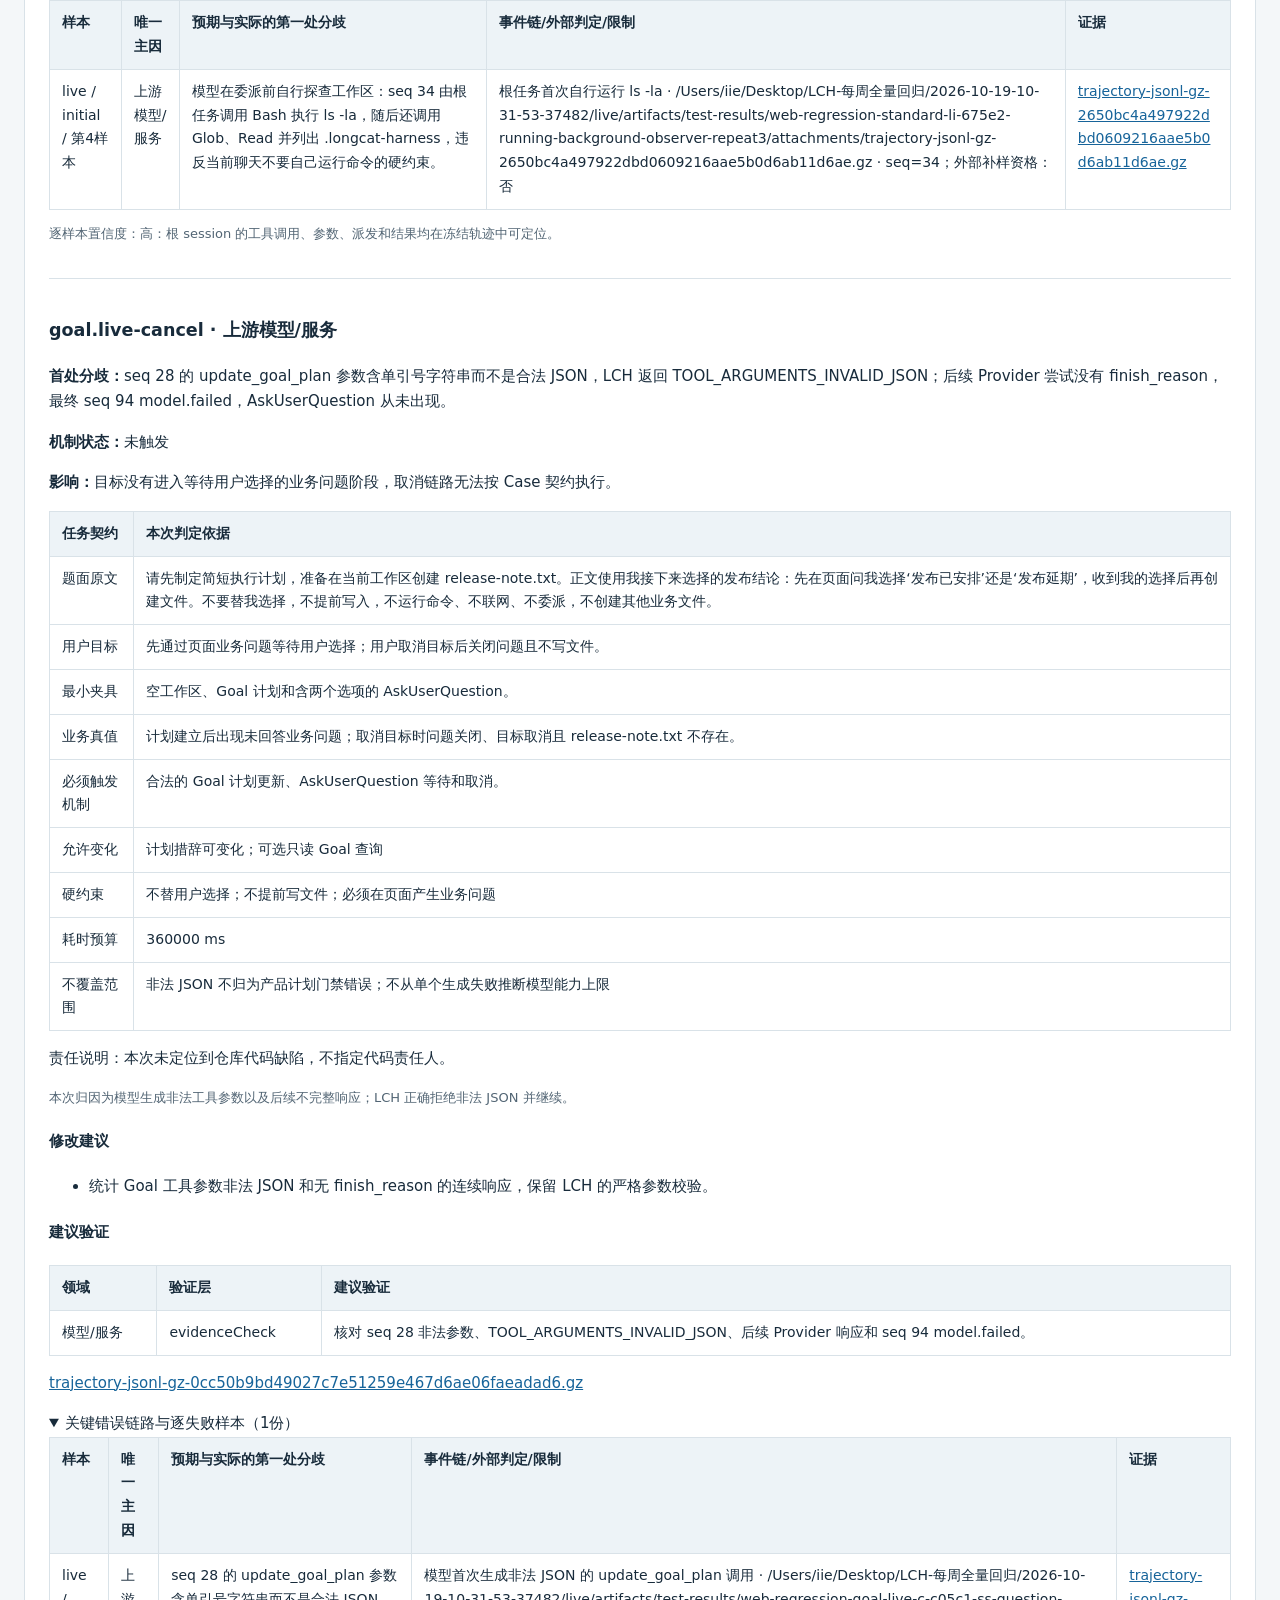
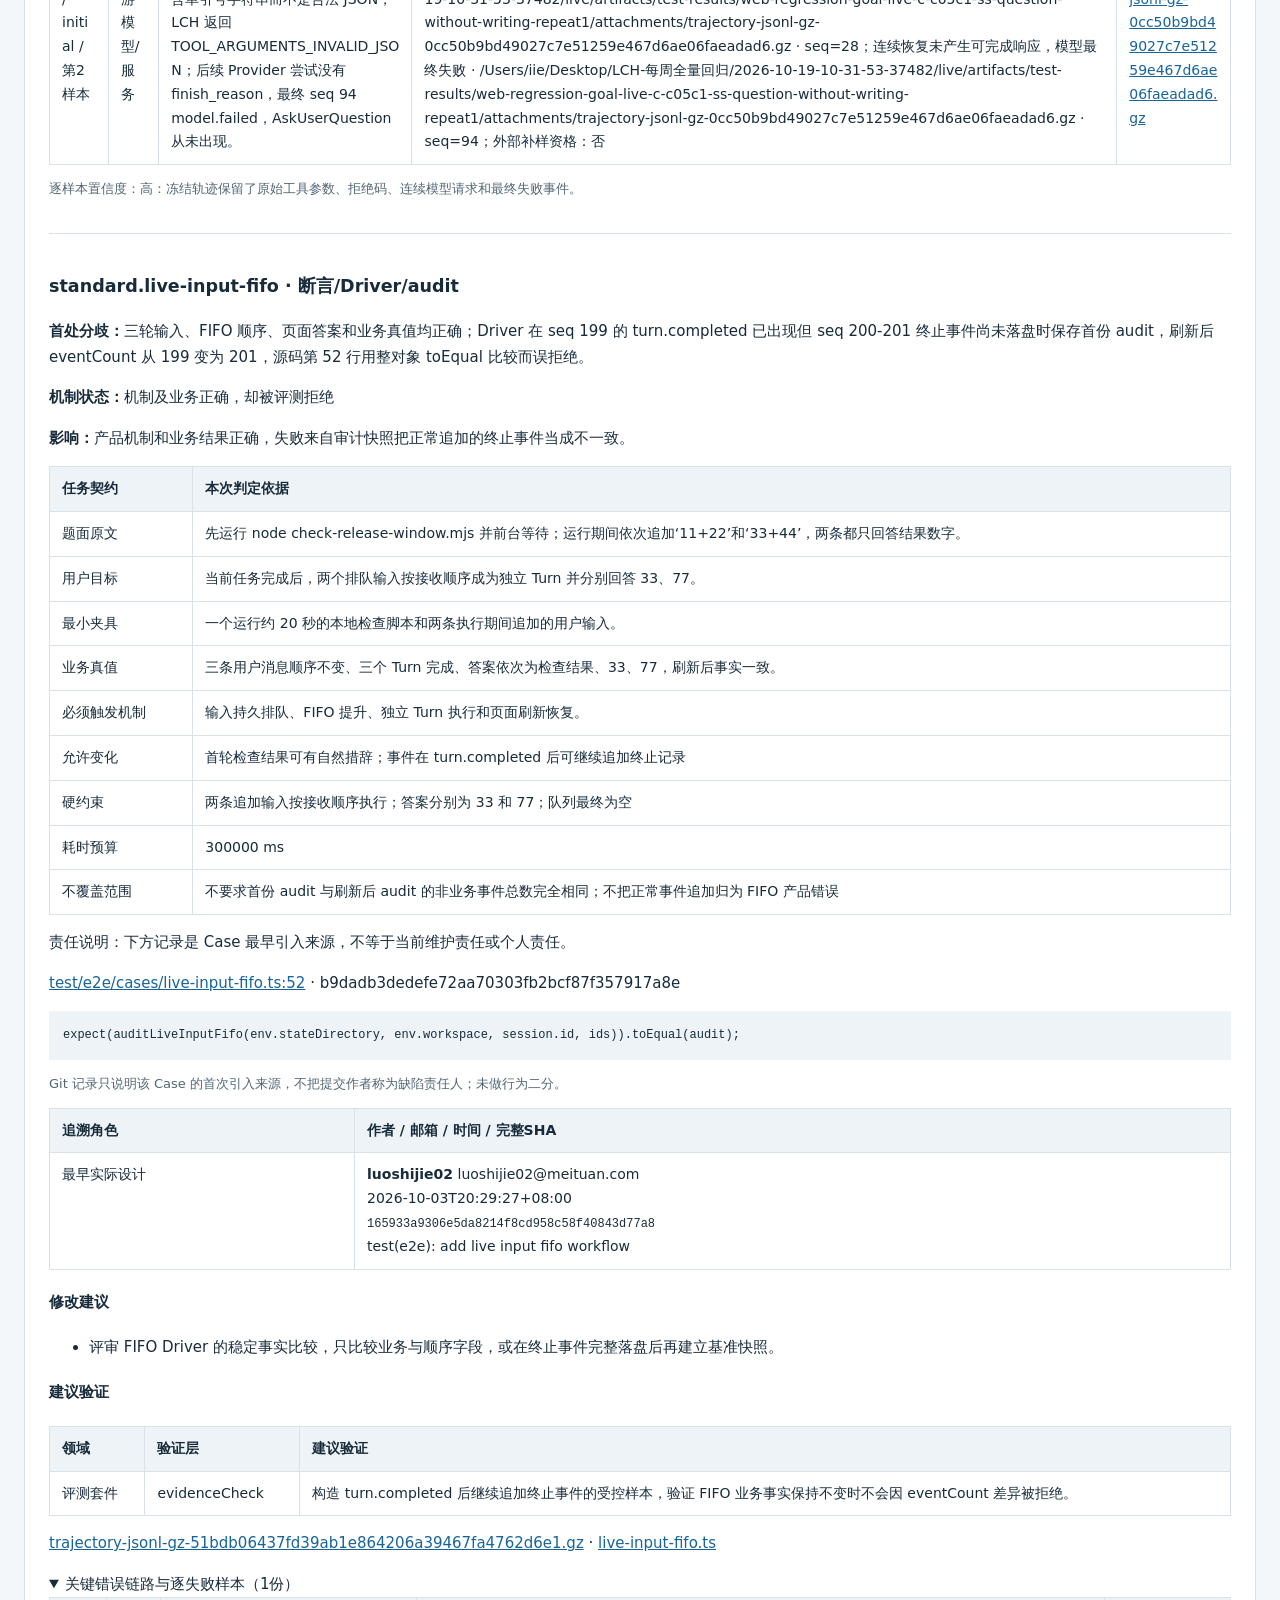
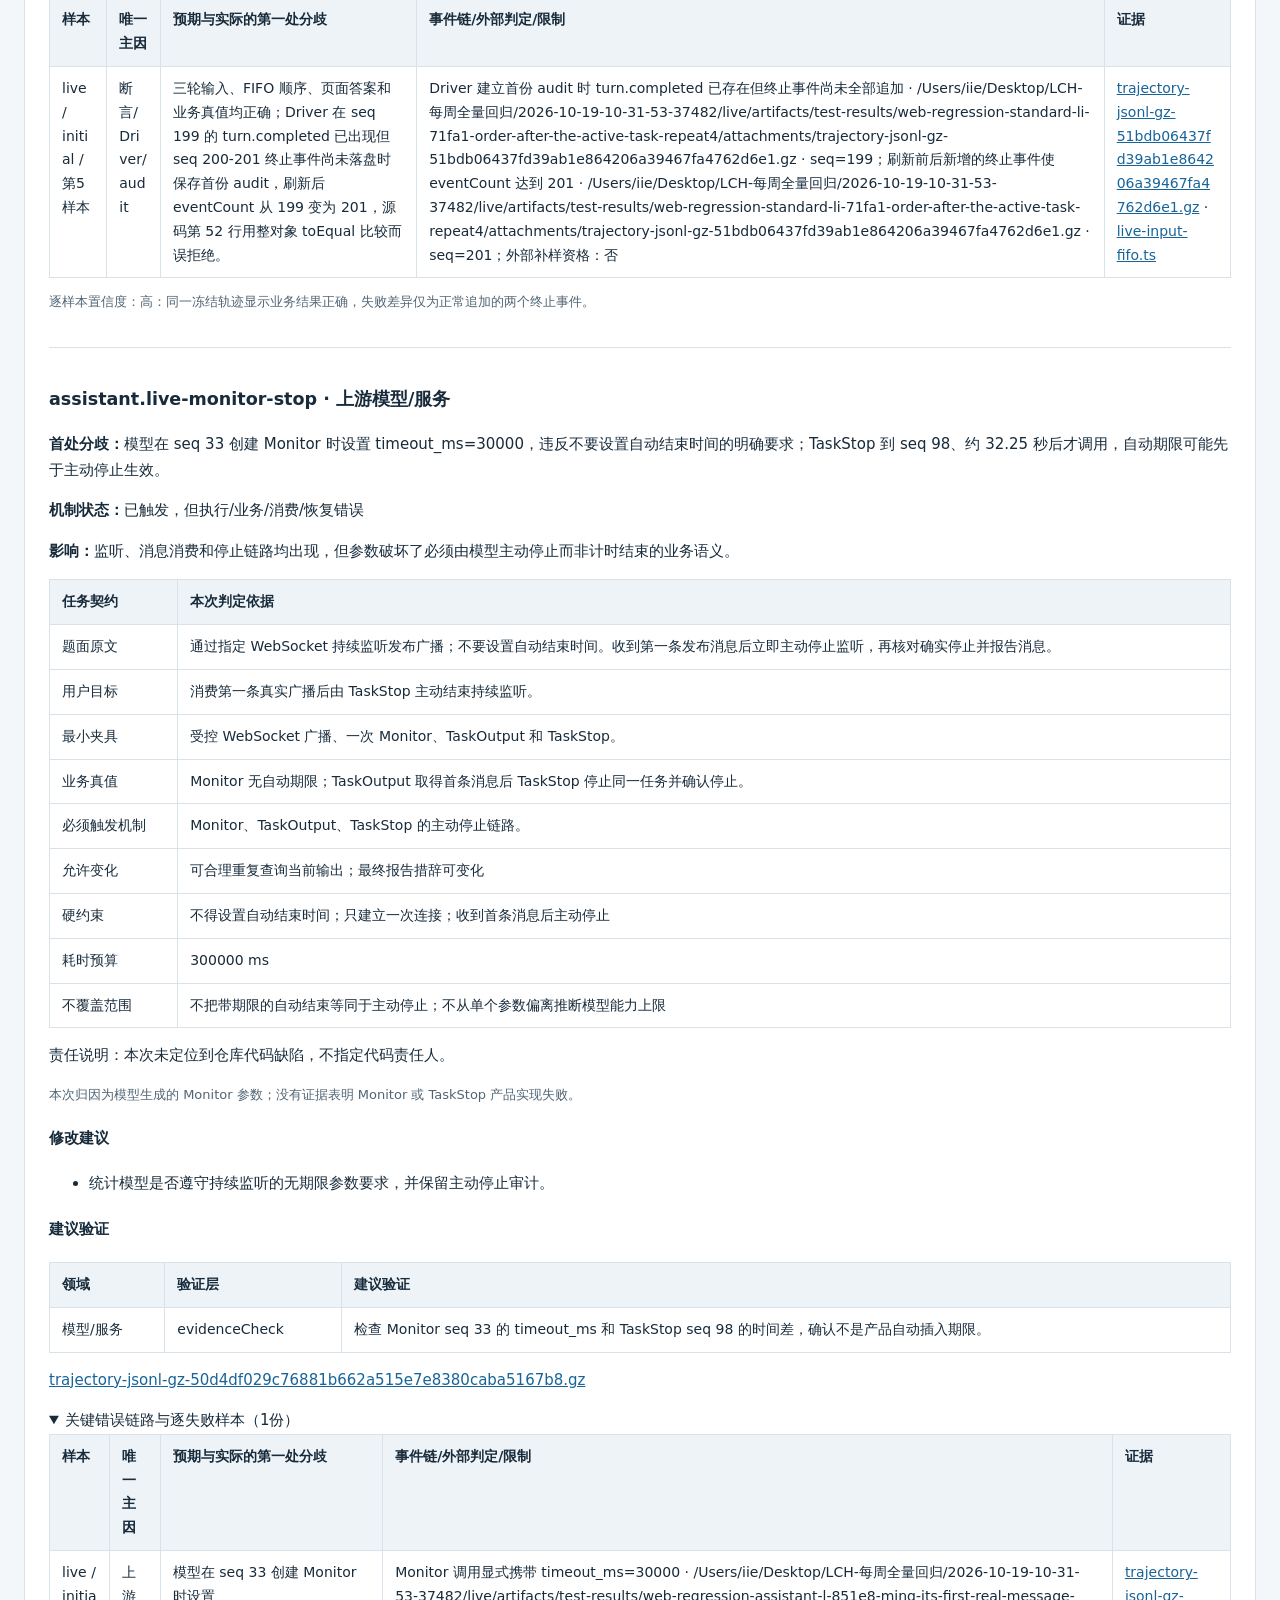
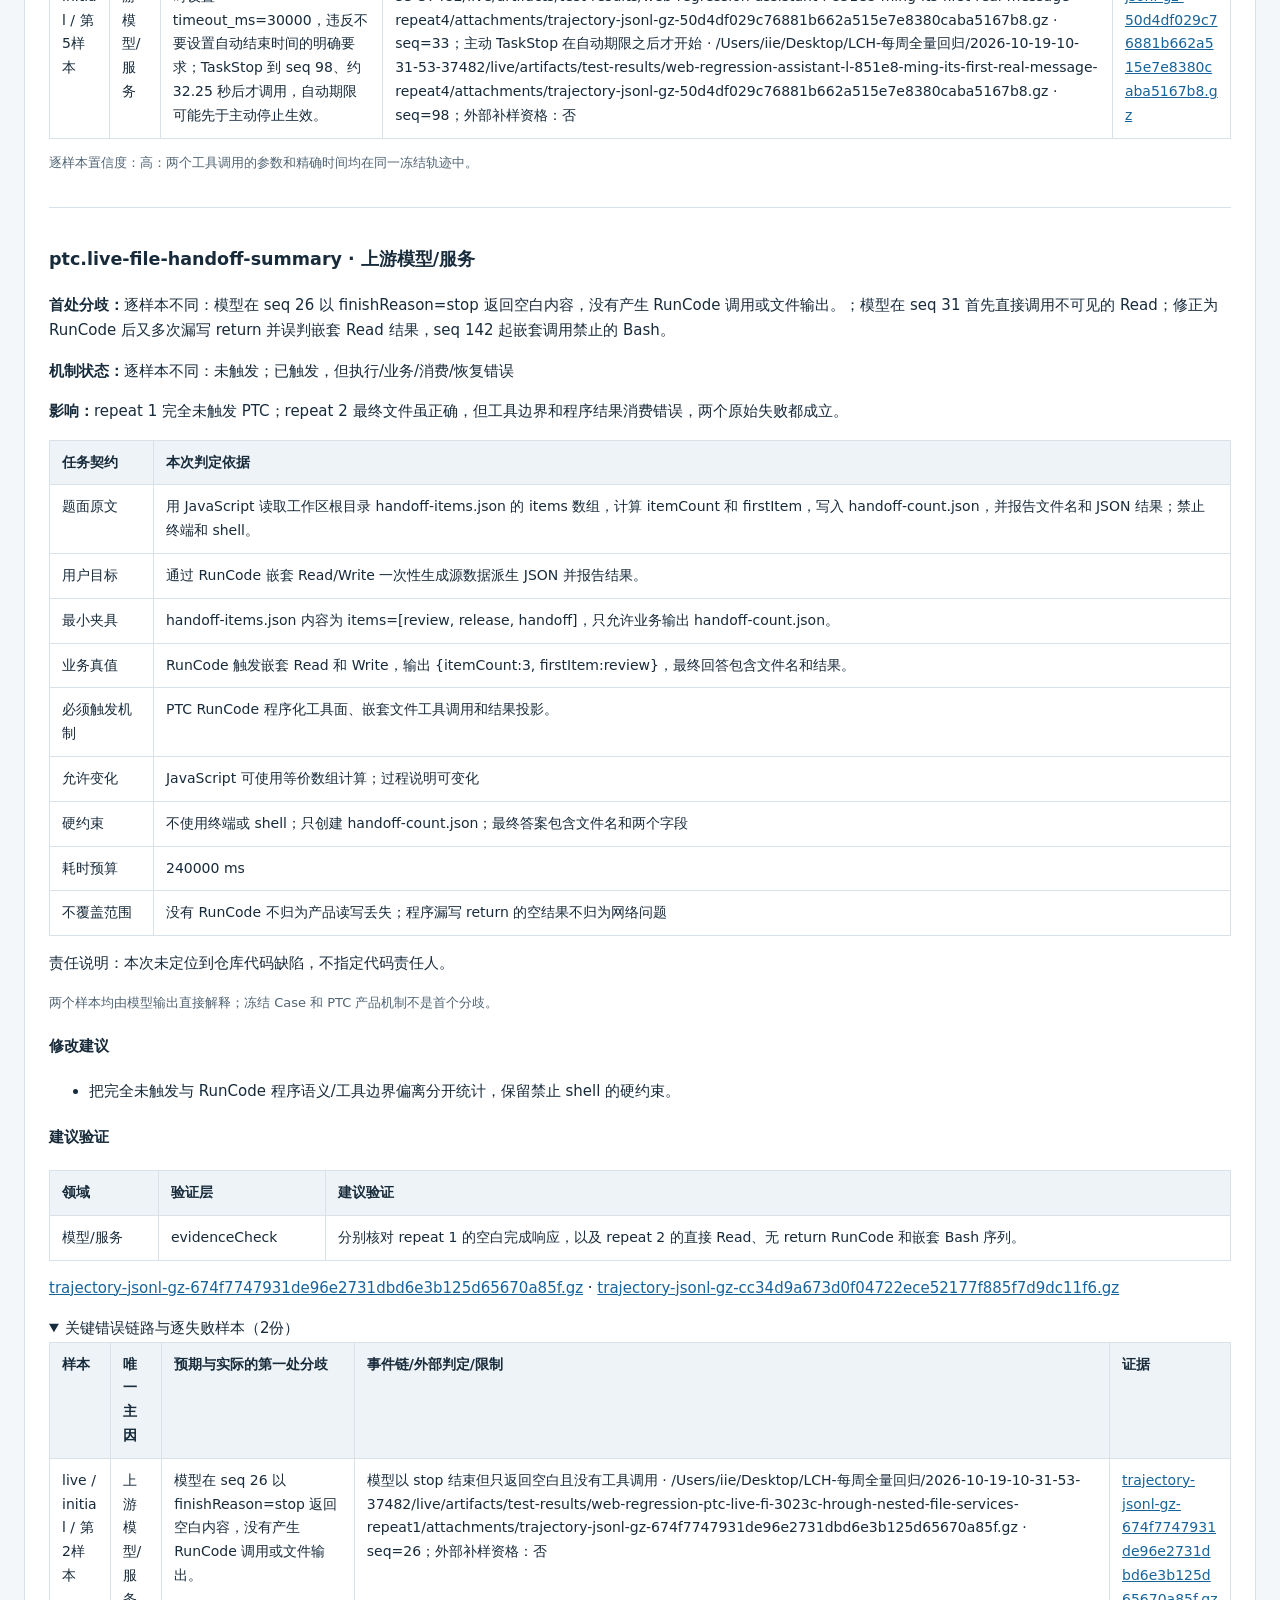
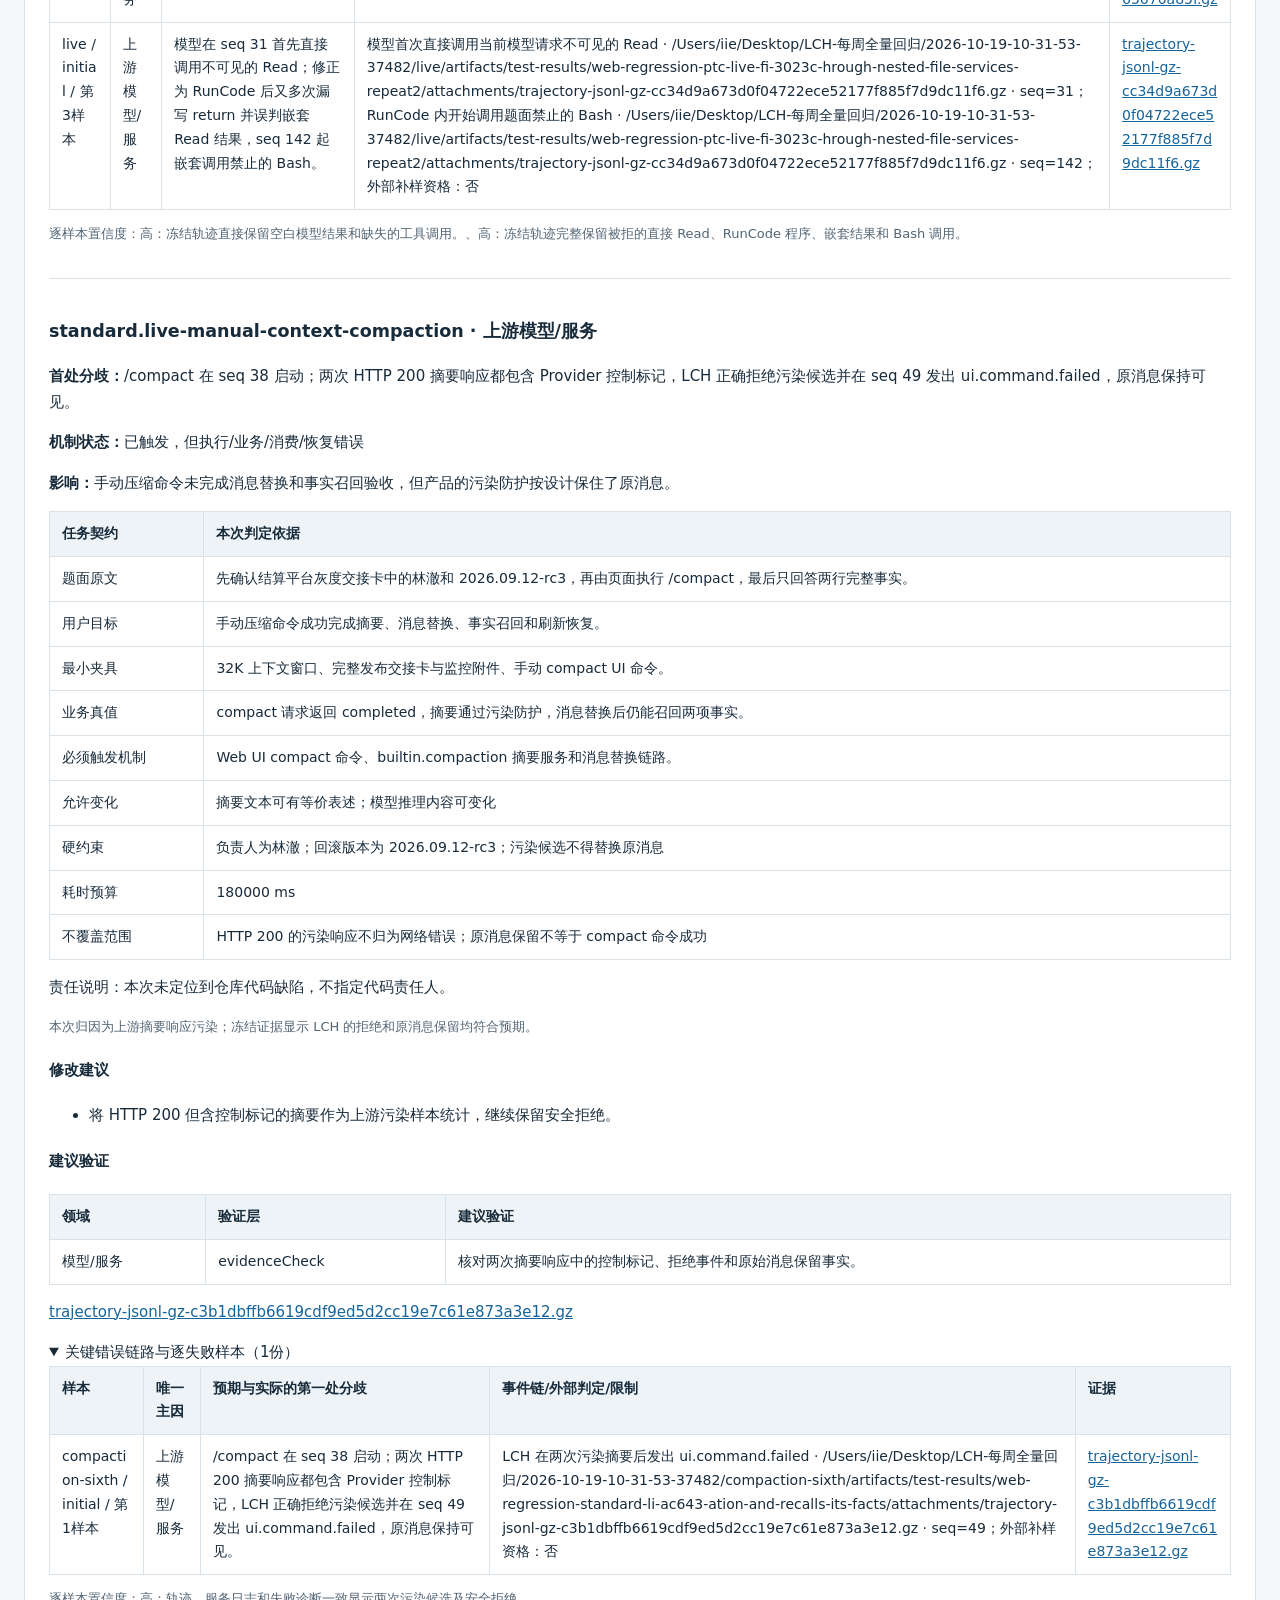
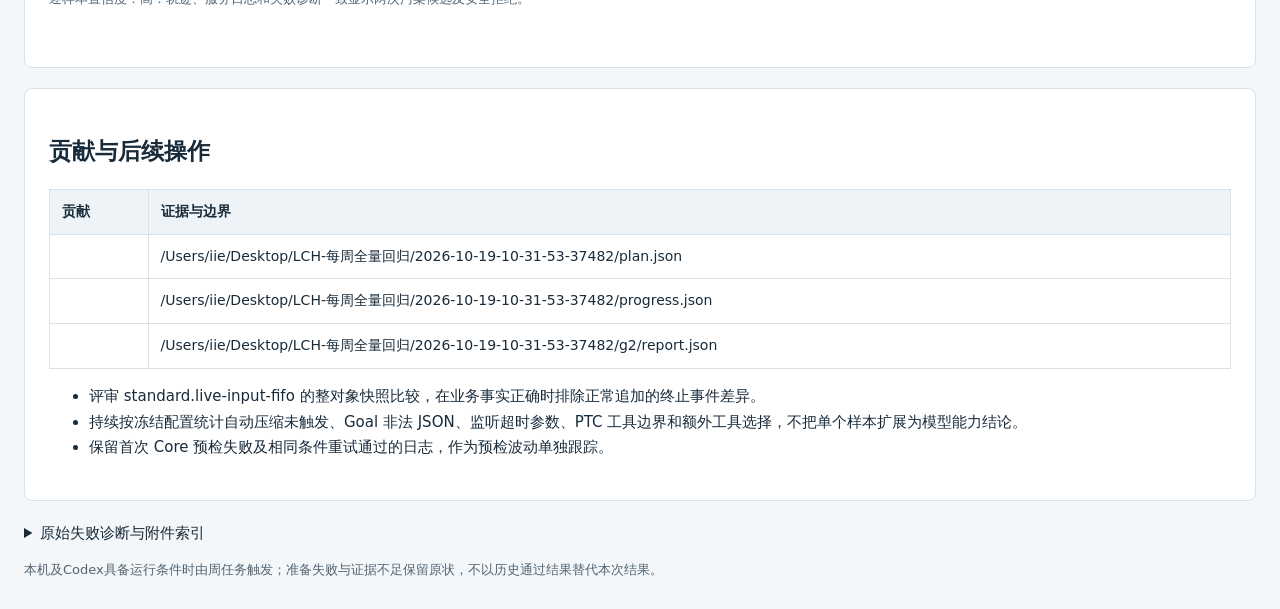
<file: uploads/2026-10-19.html>
<!doctype html><html lang="zh-CN"><meta charset="utf-8"><meta name="viewport" content="width=device-width,initial-scale=1"><title>LCH 全量结果与失败归因</title><style>body{font:15px/1.7 system-ui,sans-serif;max-width:1440px;margin:28px auto;padding:0 24px;color:#182b3b;background:#f4f7f9}section{background:white;padding:24px;margin:20px 0;border:1px solid #d9e2e8;border-radius:8px}article{border-top:1px solid #d9e2e8;padding:20px 0}table{border-collapse:collapse;width:100%;font-size:14px}th,td{border:1px solid #d9e2e8;padding:10px 12px;text-align:left;vertical-align:top;overflow-wrap:anywhere}th{background:#edf3f7}pre{background:#edf3f7;padding:14px;white-space:pre-wrap;overflow-wrap:anywhere;font-size:12px}code{font-size:12px;overflow-wrap:anywhere}a{color:#17649a}.table-wrap{overflow:auto}.muted{color:#526574;font-size:13px}.conclusion{font-size:17px;border-left:4px solid #17649a;padding-left:14px}summary{cursor:pointer}nav{display:flex;gap:24px;flex-wrap:wrap}h1{font-size:28px}</style>
<style id="report-mobile-layout">
@media (max-width: 720px) {
  body { margin: 16px auto; padding: 0 12px; overflow-wrap: anywhere; }
  section { padding: 16px; margin: 16px 0; min-width: 0; }
  h1 { font-size: 24px; }
  h2 { font-size: 20px; }
  nav { gap: 12px 18px; }
  .table-wrap { max-width: 100%; overflow-x: auto; -webkit-overflow-scrolling: touch; }
  .table-wrap table { min-width: 760px; }
  pre { max-width: 100%; box-sizing: border-box; }
}
</style>
<h1>LCH 全量回归 · 失败 / G2 通过</h1><nav><a href="#summary">实验汇总</a><a href="#g2">规则评审</a><a href="#failures">失败Case</a><a href="#analysis">归因及责任</a><a href="#actions">后续操作</a></nav><section id="summary"><h2>确定性：成功 87，失败 0；真实模型：成功 62，失败 8</h2><p class="conclusion"><strong>结论：</strong>本次共有8个失败Case、9份失败样本；上游模型/服务8份、断言/Driver/audit1份。</p><div class="table-wrap"><table><thead><tr><th>通路</th><th>Case数 / 占比</th><th>成功 / 失败</th><th>失败率</th><th>未完成</th><th>原始样本成功 / 失败</th><th>正式门禁</th></tr></thead><tbody><tr><td>确定性</td><td>87 / 55.4%</td><td><strong>87 / 0</strong></td><td>0.0%</td><td>0</td><td>435 / 0</td><td>VERIFIED</td></tr><tr><td>真实模型</td><td>70 / 44.6%</td><td><strong>62 / 8</strong></td><td>11.4%</td><td>0</td><td>342 / 8</td><td>失败</td></tr></tbody></table></div><p>共787份已判分原始样本：成功778、失败9；未完成Case 0。其中两路表格之外的预登记第六样本：失败1、成功1。预登记第六样本计入所属Case，不重复增加Case总数。Case成功要求本次所有预登记原始样本通过；外部替补后的正式资格以正式门禁为准。</p><p>实验时间：2026-10-19 10:31:54 — 2026-10-19 14:36:31（北京时间）。</p><p>被测远端master：<code>b9dadb3dedefe72aa70303fb2bcf87f357917a8e</code><br>测试基线：<code>21e20cc6941beb8d5647cd9184ace05dfff2d560</code></p><p>每次先fetch最新origin/master，再冻结master、测试基线和实际tree；产品代码来自master，E2E与评测自检来自冻结测试基线，运行中保持版本固定。</p><p><a href="file:///Users/iie/Desktop/LCH-%E6%AF%8F%E5%91%A8%E5%85%A8%E9%87%8F%E5%9B%9E%E5%BD%92/2026-10-19-10-31-53-37482/report.json">完整Case/样本/未执行/排除/外部补样数据</a>。正文仅展开失败Case；原始判分不会因归因改变。</p><p class="muted">归因报告器：audited-skill-deployment · <code>4a9772974fef2cd571aefb96346a192f16dad66bf9d102c5d6125c217bf07122</code> · 哈希已核对</p></section><section id="g2"><h2>G2 消息结构规则校验</h2><p><strong>规则结论：通过</strong>；明确违规 0 条，涉及 0 个 Case。</p><p>规则校验通过：未发现明确违规</p><p><strong>覆盖与取证备注：</strong>动态取证备注 2 条（G2-036、G2-037）；本次未触发 4 条（G2-015、G2-027、G2-028、G2-030）；0 条取证完整性备注。这些备注不等于规则违规。</p><p>Codex：无需额外复核。</p><p><a href="file:///Users/iie/Desktop/LCH-%E6%AF%8F%E5%91%A8%E5%85%A8%E9%87%8F%E5%9B%9E%E5%BD%92/2026-10-19-10-31-53-37482/g2/report.html">规则校验详情、覆盖备注与代码溯源</a></p><p>G2 复用本次冻结轨迹，不改变上面的 G1 原始判分。</p></section><section id="failures"><h2>失败Case</h2><div class="table-wrap"><table><thead><tr><th>逐失败样本主因</th><th>样本数</th></tr></thead><tbody><tr><td>上游模型/服务</td><td>8</td></tr><tr><td>断言/Driver/audit</td><td>1</td></tr></tbody></table></div><div class="table-wrap"><table><thead><tr><th>原始失败Case</th><th>原始样本失败 / 成功</th><th>正式资格</th><th>归因</th><th>第一处分歧</th></tr></thead><tbody><tr><td><a href="#standard.live-context-compaction"><code>standard.live-context-compaction</code></a></td><td>1 / 5</td><td>正式失败</td><td>上游模型/服务</td><td>第二轮在 seq 66 完成模型响应时没有产生 builtin.compaction proposal，模型直接返回两项事实，自动压缩机制未触发。</td></tr><tr><td><a href="#standard.live-background-subagent-merge"><code>standard.live-background-subagent-merge</code></a></td><td>1 / 4</td><td>正式失败</td><td>上游模型/服务</td><td>后台子 Agent 已成功创建并返回正确交接码，但根模型在 seq 135 又调用 TaskCreate，违反交办后不要执行任何额外操作的硬约束，并写入额外会话任务文件。</td></tr><tr><td><a href="#standard.live-subagent-interrupt"><code>standard.live-subagent-interrupt</code></a></td><td>1 / 4</td><td>正式失败</td><td>上游模型/服务</td><td>模型在委派前自行探查工作区：seq 34 由根任务调用 Bash 执行 ls -la，随后还调用 Glob、Read 并列出 .longcat-harness，违反当前聊天不要自己运行命令的硬约束。</td></tr><tr><td><a href="#goal.live-cancel"><code>goal.live-cancel</code></a></td><td>1 / 4</td><td>正式失败</td><td>上游模型/服务</td><td>seq 28 的 update_goal_plan 参数含单引号字符串而不是合法 JSON，LCH 返回 TOOL_ARGUMENTS_INVALID_JSON；后续 Provider 尝试没有 finish_reason，最终 seq 94 model.failed，AskUserQuestion 从未出现。</td></tr><tr><td><a href="#standard.live-input-fifo"><code>standard.live-input-fifo</code></a></td><td>1 / 4</td><td>正式失败</td><td>断言/Driver/audit</td><td>三轮输入、FIFO 顺序、页面答案和业务真值均正确；Driver 在 seq 199 的 turn.completed 已出现但 seq 200-201 终止事件尚未落盘时保存首份 audit，刷新后 eventCount 从 199 变为 201，源码第 52 行用整对象 toEqual 比较而误拒绝。</td></tr><tr><td><a href="#assistant.live-monitor-stop"><code>assistant.live-monitor-stop</code></a></td><td>1 / 4</td><td>正式失败</td><td>上游模型/服务</td><td>模型在 seq 33 创建 Monitor 时设置 timeout_ms=30000，违反不要设置自动结束时间的明确要求；TaskStop 到 seq 98、约 32.25 秒后才调用，自动期限可能先于主动停止生效。</td></tr><tr><td><a href="#ptc.live-file-handoff-summary"><code>ptc.live-file-handoff-summary</code></a></td><td>2 / 3</td><td>正式失败</td><td>上游模型/服务</td><td>逐样本不同：模型在 seq 26 以 finishReason=stop 返回空白内容，没有产生 RunCode 调用或文件输出。；模型在 seq 31 首先直接调用不可见的 Read；修正为 RunCode 后又多次漏写 return 并误判嵌套 Read 结果，seq 142 起嵌套调用禁止的 Bash。</td></tr><tr><td><a href="#standard.live-manual-context-compaction"><code>standard.live-manual-context-compaction</code></a></td><td>1 / 5</td><td>正式失败</td><td>上游模型/服务</td><td>/compact 在 seq 38 启动；两次 HTTP 200 摘要响应都包含 Provider 控制标记，LCH 正确拒绝污染候选并在 seq 49 发出 ui.command.failed，原消息保持可见。</td></tr></tbody></table></div></section><section id="analysis"><h2>失败归因、代码溯源与建议责任</h2><p>失败归因已完成</p><p>归因完整性：完整性检查通过；</p><p>提交作者、缺陷引入证据、当前行作者和建议跟进人分开记录。Git能证明代码来源，不能自动证明组织分工；未二分的引入时间和无法确定的责任明确留待复核。</p><ul><li>本次实验只分析冻结代码和保留证据，不修改产品代码、Case、断言或夹具；归因不改变原始判分。</li><li>确定性 Core 预检首次失败后按相同条件重试通过，记为预检波动，不影响正式确定性门禁。</li><li>G2 的 G2-036、G2-037 为取证备注，G2-015、G2-027、G2-028、G2-030 本次未触发；这些覆盖备注不改变零明确违规的 G2 结论。</li></ul><article id="standard.live-context-compaction"><h3>standard.live-context-compaction · 上游模型/服务</h3><p><strong>首处分歧：</strong>第二轮在 seq 66 完成模型响应时没有产生 builtin.compaction proposal，模型直接返回两项事实，自动压缩机制未触发。</p><p><strong>机制状态：</strong>未触发</p><p><strong>影响：</strong>事实回答虽然正确，但 Case 要求的自动压缩、消息替换和恢复链路没有发生，因此原始失败成立。</p><div class="table-wrap"><table><thead><tr><th>任务契约</th><th>本次判定依据</th></tr></thead><tbody><tr><td>题面原文</td><td>在对话中确认结算平台灰度负责人和完整回滚版本，随后追加完整监控报表并要求只按两行回忆原始字段。</td></tr><tr><td>用户目标</td><td>自动触发上下文压缩后继续回答，并完整保留周岚与 2026.09.10-rc2。</td></tr><tr><td>最小夹具</td><td>32K 上下文窗口、两轮长文本资料、工作区保持不访问。</td></tr><tr><td>业务真值</td><td>第二轮产生 builtin.compaction 持久化 proposal，完成消息替换、事实保留和刷新恢复。</td></tr><tr><td>必须触发机制</td><td>第二轮自动压缩策略与摘要服务调用。</td></tr><tr><td>允许变化</td><td>模型推理文本和回答措辞可变化；压缩摘要内部标识可变化</td></tr><tr><td>硬约束</td><td>负责人为周岚；回滚版本为 2026.09.10-rc2；只输出两行事实且不访问工作区</td></tr><tr><td>耗时预算</td><td>300000 ms</td></tr><tr><td>不覆盖范围</td><td>不评价回答文风；不从单个样本推断模型能力上限</td></tr></tbody></table></div><p>责任说明：本次未定位到仓库代码缺陷，不指定代码责任人。</p><p class="muted">本次归因为上游模型/服务；Case 契约取自冻结 suite，不把 Case 作者当作该失败的责任人。</p><h4>修改建议</h4><ul><li>按同一冻结配置继续观察自动压缩触发率，并把未触发样本作为模型选择波动统计。</li></ul><h4>建议验证</h4><div class="table-wrap"><table><thead><tr><th>领域</th><th>验证层</th><th>建议验证</th></tr></thead><tbody><tr><td>模型/服务</td><td>evidenceCheck</td><td>对比通过样本与该样本在第二轮的模型输出和 builtin.compaction proposal，确认触发差异。</td></tr></tbody></table></div><p><a href="file:///Users/iie/Desktop/LCH-%E6%AF%8F%E5%91%A8%E5%85%A8%E9%87%8F%E5%9B%9E%E5%BD%92/2026-10-19-10-31-53-37482/live/artifacts/test-results/web-regression-standard-li-07fc7-ion-and-preserves-its-facts-repeat3/attachments/trajectory-jsonl-gz-f5d5a65793719ba32fcae4d958f0b845d31308d2.gz">trajectory-jsonl-gz-f5d5a65793719ba32fcae4d958f0b845d31308d2.gz</a></p><details open><summary>关键错误链路与逐失败样本（1份）</summary><div class="table-wrap"><table><thead><tr><th>样本</th><th>唯一主因</th><th>预期与实际的第一处分歧</th><th>事件链/外部判定/限制</th><th>证据</th></tr></thead><tbody><tr><td>live / initial / 第4样本</td><td>上游模型/服务</td><td>第二轮在 seq 66 完成模型响应时没有产生 builtin.compaction proposal，模型直接返回两项事实，自动压缩机制未触发。</td><td>第二轮模型在无 builtin.compaction proposal 的情况下直接完成回答 · /Users/iie/Desktop/LCH-每周全量回归/2026-10-19-10-31-53-37482/live/artifacts/test-results/web-regression-standard-li-07fc7-ion-and-preserves-its-facts-repeat3/attachments/trajectory-jsonl-gz-f5d5a65793719ba32fcae4d958f0b845d31308d2.gz · seq=66；外部补样资格：否</td><td><a href="file:///Users/iie/Desktop/LCH-%E6%AF%8F%E5%91%A8%E5%85%A8%E9%87%8F%E5%9B%9E%E5%BD%92/2026-10-19-10-31-53-37482/live/artifacts/test-results/web-regression-standard-li-07fc7-ion-and-preserves-its-facts-repeat3/attachments/trajectory-jsonl-gz-f5d5a65793719ba32fcae4d958f0b845d31308d2.gz">trajectory-jsonl-gz-f5d5a65793719ba32fcae4d958f0b845d31308d2.gz</a></td></tr></tbody></table></div></details><p class="muted">逐样本置信度：高：冻结轨迹完整记录了第二轮模型完成事件和缺失的压缩 proposal，且服务响应已正常返回。</p></article><article id="standard.live-background-subagent-merge"><h3>standard.live-background-subagent-merge · 上游模型/服务</h3><p><strong>首处分歧：</strong>后台子 Agent 已成功创建并返回正确交接码，但根模型在 seq 135 又调用 TaskCreate，违反交办后不要执行任何额外操作的硬约束，并写入额外会话任务文件。</p><p><strong>机制状态：</strong>已触发，但执行/业务/消费/恢复错误</p><p><strong>影响：</strong>核心子任务业务结果正确，但额外 TaskCreate 改变了只读工作区并使审计拒绝该样本。</p><div class="table-wrap"><table><thead><tr><th>任务契约</th><th>本次判定依据</th></tr></thead><tbody><tr><td>题面原文</td><td>请安排一个全新的后台子任务，只读 records/child-note.txt 并返回文件中要求报告的交接码。交办后先简短告诉我已交办，就结束当前答复；现在不要为了等待结果执行任何额外操作。最后分别输出 child-code=&lt;值&gt; 和 child-status=completed。</td></tr><tr><td>用户目标</td><td>由唯一后台子 Agent 读取指定文件，并在完成通知后由根任务汇总 CHILD-862。</td></tr><tr><td>最小夹具</td><td>只读 records/child-note.txt，内容含 CHILD-862。</td></tr><tr><td>业务真值</td><td>唯一子 Agent 读取文件，根任务消费完成通知并输出两个标记，工作区除 Harness 必要事实外保持不变。</td></tr><tr><td>必须触发机制</td><td>后台 subagent、子任务 Read、完成通知与根任务续跑。</td></tr><tr><td>允许变化</td><td>子 Agent 和根任务的自然语言可变化；内部会话标识可变化</td></tr><tr><td>硬约束</td><td>主任务不自行读取或枚举；交办后不执行额外操作；只启动一个子任务且交接码准确</td></tr><tr><td>耗时预算</td><td>180000 ms</td></tr><tr><td>不覆盖范围</td><td>不要求固定推理措辞；不把正确最终文本视为足以覆盖额外副作用</td></tr></tbody></table></div><p>责任说明：本次未定位到仓库代码缺陷，不指定代码责任人。</p><p class="muted">本次归因为上游模型/服务的额外工具选择；冻结 Case 本身不是主因。</p><h4>修改建议</h4><ul><li>持续统计根模型在后台交办后的额外工具调用，保留只读不变量和唯一子任务约束。</li></ul><h4>建议验证</h4><div class="table-wrap"><table><thead><tr><th>领域</th><th>验证层</th><th>建议验证</th></tr></thead><tbody><tr><td>模型/服务</td><td>evidenceCheck</td><td>复核 subagent 成功、完成通知、最终答案和 seq 135 TaskCreate 的先后关系。</td></tr></tbody></table></div><p><a href="file:///Users/iie/Desktop/LCH-%E6%AF%8F%E5%91%A8%E5%85%A8%E9%87%8F%E5%9B%9E%E5%BD%92/2026-10-19-10-31-53-37482/live/artifacts/test-results/web-regression-standard-li-b68a1-result-into-the-root-answer-repeat3/attachments/trajectory-jsonl-gz-7747ddefc5656bdad7c6798d33a3384ef451477a.gz">trajectory-jsonl-gz-7747ddefc5656bdad7c6798d33a3384ef451477a.gz</a></p><details open><summary>关键错误链路与逐失败样本（1份）</summary><div class="table-wrap"><table><thead><tr><th>样本</th><th>唯一主因</th><th>预期与实际的第一处分歧</th><th>事件链/外部判定/限制</th><th>证据</th></tr></thead><tbody><tr><td>live / initial / 第4样本</td><td>上游模型/服务</td><td>后台子 Agent 已成功创建并返回正确交接码，但根模型在 seq 135 又调用 TaskCreate，违反交办后不要执行任何额外操作的硬约束，并写入额外会话任务文件。</td><td>根模型在后台交办后额外调用 TaskCreate · /Users/iie/Desktop/LCH-每周全量回归/2026-10-19-10-31-53-37482/live/artifacts/test-results/web-regression-standard-li-b68a1-result-into-the-root-answer-repeat3/attachments/trajectory-jsonl-gz-7747ddefc5656bdad7c6798d33a3384ef451477a.gz · seq=135；外部补样资格：否</td><td><a href="file:///Users/iie/Desktop/LCH-%E6%AF%8F%E5%91%A8%E5%85%A8%E9%87%8F%E5%9B%9E%E5%BD%92/2026-10-19-10-31-53-37482/live/artifacts/test-results/web-regression-standard-li-b68a1-result-into-the-root-answer-repeat3/attachments/trajectory-jsonl-gz-7747ddefc5656bdad7c6798d33a3384ef451477a.gz">trajectory-jsonl-gz-7747ddefc5656bdad7c6798d33a3384ef451477a.gz</a></td></tr></tbody></table></div></details><p class="muted">逐样本置信度：高：轨迹同时保留正确子任务结果、明确的 TaskCreate 参数和其成功派发结果。</p></article><article id="standard.live-subagent-interrupt"><h3>standard.live-subagent-interrupt · 上游模型/服务</h3><p><strong>首处分歧：</strong>模型在委派前自行探查工作区：seq 34 由根任务调用 Bash 执行 ls -la，随后还调用 Glob、Read 并列出 .longcat-harness，违反当前聊天不要自己运行命令的硬约束。</p><p><strong>机制状态：</strong>已触发，但执行/业务/消费/恢复错误</p><p><strong>影响：</strong>后续委派和中止机制虽执行，但根任务先暴露了随时间变化的 Harness 文件，审计不能接受该轨迹。</p><div class="table-wrap"><table><thead><tr><th>任务契约</th><th>本次判定依据</th></tr></thead><tbody><tr><td>题面原文</td><td>让名为发布窗口观察员的协作者在后台运行 node scripts/watch-release-window.mjs；当前聊天不要自己运行命令，只交办这一位协作者，并用网页提问表单询问继续观察或冻结发布。若选择冻结发布，停止同一协作者并只输出两行状态。</td></tr><tr><td>用户目标</td><td>在后台观察仍运行时由页面选择冻结，并中止同一子 Agent。</td></tr><tr><td>最小夹具</td><td>一个持续观察脚本、唯一后台子 Agent 和继续观察/冻结发布表单。</td></tr><tr><td>业务真值</td><td>根任务不运行命令；子 Agent 执行指定脚本；冻结选择后 interrupt_agent 停止同一子任务和进程组。</td></tr><tr><td>必须触发机制</td><td>subagent、AskUserQuestion、interrupt_agent 和子任务 Bash。</td></tr><tr><td>允许变化</td><td>子 Agent 可做必要的只读 Node 环境确认；可仅合并标准错误</td></tr><tr><td>硬约束</td><td>根聊天不运行命令；只启动一位协作者；正式观察命令不附加额外 shell 片段</td></tr><tr><td>耗时预算</td><td>240000 ms</td></tr><tr><td>不覆盖范围</td><td>不把根任务的额外探查归为子任务允许的预检；不从单个偏离推断模型能力上限</td></tr></tbody></table></div><p>责任说明：本次未定位到仓库代码缺陷，不指定代码责任人。</p><p class="muted">本次归因为根模型违反明确工具边界；未把允许子 Agent 做的预检解释为根任务授权。</p><h4>修改建议</h4><ul><li>持续观察模型是否严格把观察命令和必要预检留给子 Agent；保持根任务零命令约束。</li></ul><h4>建议验证</h4><div class="table-wrap"><table><thead><tr><th>领域</th><th>验证层</th><th>建议验证</th></tr></thead><tbody><tr><td>模型/服务</td><td>evidenceCheck</td><td>按根 session 检查 seq 34、46、78、87 的工具调用发生在 subagent 委派前。</td></tr></tbody></table></div><p><a href="file:///Users/iie/Desktop/LCH-%E6%AF%8F%E5%91%A8%E5%85%A8%E9%87%8F%E5%9B%9E%E5%BD%92/2026-10-19-10-31-53-37482/live/artifacts/test-results/web-regression-standard-li-675e2-running-background-observer-repeat3/attachments/trajectory-jsonl-gz-2650bc4a497922dbd0609216aae5b0d6ab11d6ae.gz">trajectory-jsonl-gz-2650bc4a497922dbd0609216aae5b0d6ab11d6ae.gz</a></p><details open><summary>关键错误链路与逐失败样本（1份）</summary><div class="table-wrap"><table><thead><tr><th>样本</th><th>唯一主因</th><th>预期与实际的第一处分歧</th><th>事件链/外部判定/限制</th><th>证据</th></tr></thead><tbody><tr><td>live / initial / 第4样本</td><td>上游模型/服务</td><td>模型在委派前自行探查工作区：seq 34 由根任务调用 Bash 执行 ls -la，随后还调用 Glob、Read 并列出 .longcat-harness，违反当前聊天不要自己运行命令的硬约束。</td><td>根任务首次自行运行 ls -la · /Users/iie/Desktop/LCH-每周全量回归/2026-10-19-10-31-53-37482/live/artifacts/test-results/web-regression-standard-li-675e2-running-background-observer-repeat3/attachments/trajectory-jsonl-gz-2650bc4a497922dbd0609216aae5b0d6ab11d6ae.gz · seq=34；外部补样资格：否</td><td><a href="file:///Users/iie/Desktop/LCH-%E6%AF%8F%E5%91%A8%E5%85%A8%E9%87%8F%E5%9B%9E%E5%BD%92/2026-10-19-10-31-53-37482/live/artifacts/test-results/web-regression-standard-li-675e2-running-background-observer-repeat3/attachments/trajectory-jsonl-gz-2650bc4a497922dbd0609216aae5b0d6ab11d6ae.gz">trajectory-jsonl-gz-2650bc4a497922dbd0609216aae5b0d6ab11d6ae.gz</a></td></tr></tbody></table></div></details><p class="muted">逐样本置信度：高：根 session 的工具调用、参数、派发和结果均在冻结轨迹中可定位。</p></article><article id="goal.live-cancel"><h3>goal.live-cancel · 上游模型/服务</h3><p><strong>首处分歧：</strong>seq 28 的 update_goal_plan 参数含单引号字符串而不是合法 JSON，LCH 返回 TOOL_ARGUMENTS_INVALID_JSON；后续 Provider 尝试没有 finish_reason，最终 seq 94 model.failed，AskUserQuestion 从未出现。</p><p><strong>机制状态：</strong>未触发</p><p><strong>影响：</strong>目标没有进入等待用户选择的业务问题阶段，取消链路无法按 Case 契约执行。</p><div class="table-wrap"><table><thead><tr><th>任务契约</th><th>本次判定依据</th></tr></thead><tbody><tr><td>题面原文</td><td>请先制定简短执行计划，准备在当前工作区创建 release-note.txt。正文使用我接下来选择的发布结论：先在页面问我选择‘发布已安排’还是‘发布延期’，收到我的选择后再创建文件。不要替我选择，不提前写入，不运行命令、不联网、不委派，不创建其他业务文件。</td></tr><tr><td>用户目标</td><td>先通过页面业务问题等待用户选择；用户取消目标后关闭问题且不写文件。</td></tr><tr><td>最小夹具</td><td>空工作区、Goal 计划和含两个选项的 AskUserQuestion。</td></tr><tr><td>业务真值</td><td>计划建立后出现未回答业务问题；取消目标时问题关闭、目标取消且 release-note.txt 不存在。</td></tr><tr><td>必须触发机制</td><td>合法的 Goal 计划更新、AskUserQuestion 等待和取消。</td></tr><tr><td>允许变化</td><td>计划措辞可变化；可选只读 Goal 查询</td></tr><tr><td>硬约束</td><td>不替用户选择；不提前写文件；必须在页面产生业务问题</td></tr><tr><td>耗时预算</td><td>360000 ms</td></tr><tr><td>不覆盖范围</td><td>非法 JSON 不归为产品计划门禁错误；不从单个生成失败推断模型能力上限</td></tr></tbody></table></div><p>责任说明：本次未定位到仓库代码缺陷，不指定代码责任人。</p><p class="muted">本次归因为模型生成非法工具参数以及后续不完整响应；LCH 正确拒绝非法 JSON 并继续。</p><h4>修改建议</h4><ul><li>统计 Goal 工具参数非法 JSON 和无 finish_reason 的连续响应，保留 LCH 的严格参数校验。</li></ul><h4>建议验证</h4><div class="table-wrap"><table><thead><tr><th>领域</th><th>验证层</th><th>建议验证</th></tr></thead><tbody><tr><td>模型/服务</td><td>evidenceCheck</td><td>核对 seq 28 非法参数、TOOL_ARGUMENTS_INVALID_JSON、后续 Provider 响应和 seq 94 model.failed。</td></tr></tbody></table></div><p><a href="file:///Users/iie/Desktop/LCH-%E6%AF%8F%E5%91%A8%E5%85%A8%E9%87%8F%E5%9B%9E%E5%BD%92/2026-10-19-10-31-53-37482/live/artifacts/test-results/web-regression-goal-live-c-c05c1-ss-question-without-writing-repeat1/attachments/trajectory-jsonl-gz-0cc50b9bd49027c7e51259e467d6ae06faeadad6.gz">trajectory-jsonl-gz-0cc50b9bd49027c7e51259e467d6ae06faeadad6.gz</a></p><details open><summary>关键错误链路与逐失败样本（1份）</summary><div class="table-wrap"><table><thead><tr><th>样本</th><th>唯一主因</th><th>预期与实际的第一处分歧</th><th>事件链/外部判定/限制</th><th>证据</th></tr></thead><tbody><tr><td>live / initial / 第2样本</td><td>上游模型/服务</td><td>seq 28 的 update_goal_plan 参数含单引号字符串而不是合法 JSON，LCH 返回 TOOL_ARGUMENTS_INVALID_JSON；后续 Provider 尝试没有 finish_reason，最终 seq 94 model.failed，AskUserQuestion 从未出现。</td><td>模型首次生成非法 JSON 的 update_goal_plan 调用 · /Users/iie/Desktop/LCH-每周全量回归/2026-10-19-10-31-53-37482/live/artifacts/test-results/web-regression-goal-live-c-c05c1-ss-question-without-writing-repeat1/attachments/trajectory-jsonl-gz-0cc50b9bd49027c7e51259e467d6ae06faeadad6.gz · seq=28；连续恢复未产生可完成响应，模型最终失败 · /Users/iie/Desktop/LCH-每周全量回归/2026-10-19-10-31-53-37482/live/artifacts/test-results/web-regression-goal-live-c-c05c1-ss-question-without-writing-repeat1/attachments/trajectory-jsonl-gz-0cc50b9bd49027c7e51259e467d6ae06faeadad6.gz · seq=94；外部补样资格：否</td><td><a href="file:///Users/iie/Desktop/LCH-%E6%AF%8F%E5%91%A8%E5%85%A8%E9%87%8F%E5%9B%9E%E5%BD%92/2026-10-19-10-31-53-37482/live/artifacts/test-results/web-regression-goal-live-c-c05c1-ss-question-without-writing-repeat1/attachments/trajectory-jsonl-gz-0cc50b9bd49027c7e51259e467d6ae06faeadad6.gz">trajectory-jsonl-gz-0cc50b9bd49027c7e51259e467d6ae06faeadad6.gz</a></td></tr></tbody></table></div></details><p class="muted">逐样本置信度：高：冻结轨迹保留了原始工具参数、拒绝码、连续模型请求和最终失败事件。</p></article><article id="standard.live-input-fifo"><h3>standard.live-input-fifo · 断言/Driver/audit</h3><p><strong>首处分歧：</strong>三轮输入、FIFO 顺序、页面答案和业务真值均正确；Driver 在 seq 199 的 turn.completed 已出现但 seq 200-201 终止事件尚未落盘时保存首份 audit，刷新后 eventCount 从 199 变为 201，源码第 52 行用整对象 toEqual 比较而误拒绝。</p><p><strong>机制状态：</strong>机制及业务正确，却被评测拒绝</p><p><strong>影响：</strong>产品机制和业务结果正确，失败来自审计快照把正常追加的终止事件当成不一致。</p><div class="table-wrap"><table><thead><tr><th>任务契约</th><th>本次判定依据</th></tr></thead><tbody><tr><td>题面原文</td><td>先运行 node check-release-window.mjs 并前台等待；运行期间依次追加‘11+22’和‘33+44’，两条都只回答结果数字。</td></tr><tr><td>用户目标</td><td>当前任务完成后，两个排队输入按接收顺序成为独立 Turn 并分别回答 33、77。</td></tr><tr><td>最小夹具</td><td>一个运行约 20 秒的本地检查脚本和两条执行期间追加的用户输入。</td></tr><tr><td>业务真值</td><td>三条用户消息顺序不变、三个 Turn 完成、答案依次为检查结果、33、77，刷新后事实一致。</td></tr><tr><td>必须触发机制</td><td>输入持久排队、FIFO 提升、独立 Turn 执行和页面刷新恢复。</td></tr><tr><td>允许变化</td><td>首轮检查结果可有自然措辞；事件在 turn.completed 后可继续追加终止记录</td></tr><tr><td>硬约束</td><td>两条追加输入按接收顺序执行；答案分别为 33 和 77；队列最终为空</td></tr><tr><td>耗时预算</td><td>300000 ms</td></tr><tr><td>不覆盖范围</td><td>不要求首份 audit 与刷新后 audit 的非业务事件总数完全相同；不把正常事件追加归为 FIFO 产品错误</td></tr></tbody></table></div><p>责任说明：下方记录是 Case 最早引入来源，不等于当前维护责任或个人责任。</p><p><a href="file:///Users/iie/Desktop/LCH-%E6%AF%8F%E5%91%A8%E5%85%A8%E9%87%8F%E5%9B%9E%E5%BD%92/2026-10-19-10-31-53-37482/live/source/test/e2e/cases/live-input-fifo.ts">test/e2e/cases/live-input-fifo.ts:52</a> · b9dadb3dedefe72aa70303fb2bcf87f357917a8e</p><pre>expect(auditLiveInputFifo(env.stateDirectory, env.workspace, session.id, ids)).toEqual(audit);</pre><p class="muted">Git 记录只说明该 Case 的首次引入来源，不把提交作者称为缺陷责任人；未做行为二分。</p><div class="table-wrap"><table><thead><tr><th>追溯角色</th><th>作者 / 邮箱 / 时间 / 完整SHA</th></tr></thead><tbody><tr><td>最早实际设计</td><td><strong>luoshijie02</strong> luoshijie02@meituan.com<br>2026-10-03T20:29:27+08:00<br><code>165933a9306e5da8214f8cd958c58f40843d77a8</code><br>test(e2e): add live input fifo workflow</td></tr></tbody></table></div><h4>修改建议</h4><ul><li>评审 FIFO Driver 的稳定事实比较，只比较业务与顺序字段，或在终止事件完整落盘后再建立基准快照。</li></ul><h4>建议验证</h4><div class="table-wrap"><table><thead><tr><th>领域</th><th>验证层</th><th>建议验证</th></tr></thead><tbody><tr><td>评测套件</td><td>evidenceCheck</td><td>构造 turn.completed 后继续追加终止事件的受控样本，验证 FIFO 业务事实保持不变时不会因 eventCount 差异被拒绝。</td></tr></tbody></table></div><p><a href="file:///Users/iie/Desktop/LCH-%E6%AF%8F%E5%91%A8%E5%85%A8%E9%87%8F%E5%9B%9E%E5%BD%92/2026-10-19-10-31-53-37482/live/artifacts/test-results/web-regression-standard-li-71fa1-order-after-the-active-task-repeat4/attachments/trajectory-jsonl-gz-51bdb06437fd39ab1e864206a39467fa4762d6e1.gz">trajectory-jsonl-gz-51bdb06437fd39ab1e864206a39467fa4762d6e1.gz</a> · <a href="file:///Users/iie/Desktop/LCH-%E6%AF%8F%E5%91%A8%E5%85%A8%E9%87%8F%E5%9B%9E%E5%BD%92/2026-10-19-10-31-53-37482/live/source/test/e2e/cases/live-input-fifo.ts">live-input-fifo.ts</a></p><details open><summary>关键错误链路与逐失败样本（1份）</summary><div class="table-wrap"><table><thead><tr><th>样本</th><th>唯一主因</th><th>预期与实际的第一处分歧</th><th>事件链/外部判定/限制</th><th>证据</th></tr></thead><tbody><tr><td>live / initial / 第5样本</td><td>断言/Driver/audit</td><td>三轮输入、FIFO 顺序、页面答案和业务真值均正确；Driver 在 seq 199 的 turn.completed 已出现但 seq 200-201 终止事件尚未落盘时保存首份 audit，刷新后 eventCount 从 199 变为 201，源码第 52 行用整对象 toEqual 比较而误拒绝。</td><td>Driver 建立首份 audit 时 turn.completed 已存在但终止事件尚未全部追加 · /Users/iie/Desktop/LCH-每周全量回归/2026-10-19-10-31-53-37482/live/artifacts/test-results/web-regression-standard-li-71fa1-order-after-the-active-task-repeat4/attachments/trajectory-jsonl-gz-51bdb06437fd39ab1e864206a39467fa4762d6e1.gz · seq=199；刷新前后新增的终止事件使 eventCount 达到 201 · /Users/iie/Desktop/LCH-每周全量回归/2026-10-19-10-31-53-37482/live/artifacts/test-results/web-regression-standard-li-71fa1-order-after-the-active-task-repeat4/attachments/trajectory-jsonl-gz-51bdb06437fd39ab1e864206a39467fa4762d6e1.gz · seq=201；外部补样资格：否</td><td><a href="file:///Users/iie/Desktop/LCH-%E6%AF%8F%E5%91%A8%E5%85%A8%E9%87%8F%E5%9B%9E%E5%BD%92/2026-10-19-10-31-53-37482/live/artifacts/test-results/web-regression-standard-li-71fa1-order-after-the-active-task-repeat4/attachments/trajectory-jsonl-gz-51bdb06437fd39ab1e864206a39467fa4762d6e1.gz">trajectory-jsonl-gz-51bdb06437fd39ab1e864206a39467fa4762d6e1.gz</a> · <a href="file:///Users/iie/Desktop/LCH-%E6%AF%8F%E5%91%A8%E5%85%A8%E9%87%8F%E5%9B%9E%E5%BD%92/2026-10-19-10-31-53-37482/live/source/test/e2e/cases/live-input-fifo.ts">live-input-fifo.ts</a></td></tr></tbody></table></div></details><p class="muted">逐样本置信度：高：同一冻结轨迹显示业务结果正确，失败差异仅为正常追加的两个终止事件。</p></article><article id="assistant.live-monitor-stop"><h3>assistant.live-monitor-stop · 上游模型/服务</h3><p><strong>首处分歧：</strong>模型在 seq 33 创建 Monitor 时设置 timeout_ms=30000，违反不要设置自动结束时间的明确要求；TaskStop 到 seq 98、约 32.25 秒后才调用，自动期限可能先于主动停止生效。</p><p><strong>机制状态：</strong>已触发，但执行/业务/消费/恢复错误</p><p><strong>影响：</strong>监听、消息消费和停止链路均出现，但参数破坏了必须由模型主动停止而非计时结束的业务语义。</p><div class="table-wrap"><table><thead><tr><th>任务契约</th><th>本次判定依据</th></tr></thead><tbody><tr><td>题面原文</td><td>通过指定 WebSocket 持续监听发布广播；不要设置自动结束时间。收到第一条发布消息后立即主动停止监听，再核对确实停止并报告消息。</td></tr><tr><td>用户目标</td><td>消费第一条真实广播后由 TaskStop 主动结束持续监听。</td></tr><tr><td>最小夹具</td><td>受控 WebSocket 广播、一次 Monitor、TaskOutput 和 TaskStop。</td></tr><tr><td>业务真值</td><td>Monitor 无自动期限；TaskOutput 取得首条消息后 TaskStop 停止同一任务并确认停止。</td></tr><tr><td>必须触发机制</td><td>Monitor、TaskOutput、TaskStop 的主动停止链路。</td></tr><tr><td>允许变化</td><td>可合理重复查询当前输出；最终报告措辞可变化</td></tr><tr><td>硬约束</td><td>不得设置自动结束时间；只建立一次连接；收到首条消息后主动停止</td></tr><tr><td>耗时预算</td><td>300000 ms</td></tr><tr><td>不覆盖范围</td><td>不把带期限的自动结束等同于主动停止；不从单个参数偏离推断模型能力上限</td></tr></tbody></table></div><p>责任说明：本次未定位到仓库代码缺陷，不指定代码责任人。</p><p class="muted">本次归因为模型生成的 Monitor 参数；没有证据表明 Monitor 或 TaskStop 产品实现失败。</p><h4>修改建议</h4><ul><li>统计模型是否遵守持续监听的无期限参数要求，并保留主动停止审计。</li></ul><h4>建议验证</h4><div class="table-wrap"><table><thead><tr><th>领域</th><th>验证层</th><th>建议验证</th></tr></thead><tbody><tr><td>模型/服务</td><td>evidenceCheck</td><td>检查 Monitor seq 33 的 timeout_ms 和 TaskStop seq 98 的时间差，确认不是产品自动插入期限。</td></tr></tbody></table></div><p><a href="file:///Users/iie/Desktop/LCH-%E6%AF%8F%E5%91%A8%E5%85%A8%E9%87%8F%E5%9B%9E%E5%BD%92/2026-10-19-10-31-53-37482/live/artifacts/test-results/web-regression-assistant-l-851e8-ming-its-first-real-message-repeat4/attachments/trajectory-jsonl-gz-50d4df029c76881b662a515e7e8380caba5167b8.gz">trajectory-jsonl-gz-50d4df029c76881b662a515e7e8380caba5167b8.gz</a></p><details open><summary>关键错误链路与逐失败样本（1份）</summary><div class="table-wrap"><table><thead><tr><th>样本</th><th>唯一主因</th><th>预期与实际的第一处分歧</th><th>事件链/外部判定/限制</th><th>证据</th></tr></thead><tbody><tr><td>live / initial / 第5样本</td><td>上游模型/服务</td><td>模型在 seq 33 创建 Monitor 时设置 timeout_ms=30000，违反不要设置自动结束时间的明确要求；TaskStop 到 seq 98、约 32.25 秒后才调用，自动期限可能先于主动停止生效。</td><td>Monitor 调用显式携带 timeout_ms=30000 · /Users/iie/Desktop/LCH-每周全量回归/2026-10-19-10-31-53-37482/live/artifacts/test-results/web-regression-assistant-l-851e8-ming-its-first-real-message-repeat4/attachments/trajectory-jsonl-gz-50d4df029c76881b662a515e7e8380caba5167b8.gz · seq=33；主动 TaskStop 在自动期限之后才开始 · /Users/iie/Desktop/LCH-每周全量回归/2026-10-19-10-31-53-37482/live/artifacts/test-results/web-regression-assistant-l-851e8-ming-its-first-real-message-repeat4/attachments/trajectory-jsonl-gz-50d4df029c76881b662a515e7e8380caba5167b8.gz · seq=98；外部补样资格：否</td><td><a href="file:///Users/iie/Desktop/LCH-%E6%AF%8F%E5%91%A8%E5%85%A8%E9%87%8F%E5%9B%9E%E5%BD%92/2026-10-19-10-31-53-37482/live/artifacts/test-results/web-regression-assistant-l-851e8-ming-its-first-real-message-repeat4/attachments/trajectory-jsonl-gz-50d4df029c76881b662a515e7e8380caba5167b8.gz">trajectory-jsonl-gz-50d4df029c76881b662a515e7e8380caba5167b8.gz</a></td></tr></tbody></table></div></details><p class="muted">逐样本置信度：高：两个工具调用的参数和精确时间均在同一冻结轨迹中。</p></article><article id="ptc.live-file-handoff-summary"><h3>ptc.live-file-handoff-summary · 上游模型/服务</h3><p><strong>首处分歧：</strong>逐样本不同：模型在 seq 26 以 finishReason=stop 返回空白内容，没有产生 RunCode 调用或文件输出。；模型在 seq 31 首先直接调用不可见的 Read；修正为 RunCode 后又多次漏写 return 并误判嵌套 Read 结果，seq 142 起嵌套调用禁止的 Bash。</p><p><strong>机制状态：</strong>逐样本不同：未触发；已触发，但执行/业务/消费/恢复错误</p><p><strong>影响：</strong>repeat 1 完全未触发 PTC；repeat 2 最终文件虽正确，但工具边界和程序结果消费错误，两个原始失败都成立。</p><div class="table-wrap"><table><thead><tr><th>任务契约</th><th>本次判定依据</th></tr></thead><tbody><tr><td>题面原文</td><td>用 JavaScript 读取工作区根目录 handoff-items.json 的 items 数组，计算 itemCount 和 firstItem，写入 handoff-count.json，并报告文件名和 JSON 结果；禁止终端和 shell。</td></tr><tr><td>用户目标</td><td>通过 RunCode 嵌套 Read/Write 一次性生成源数据派生 JSON 并报告结果。</td></tr><tr><td>最小夹具</td><td>handoff-items.json 内容为 items=[review, release, handoff]，只允许业务输出 handoff-count.json。</td></tr><tr><td>业务真值</td><td>RunCode 触发嵌套 Read 和 Write，输出 {itemCount:3, firstItem:review}，最终回答包含文件名和结果。</td></tr><tr><td>必须触发机制</td><td>PTC RunCode 程序化工具面、嵌套文件工具调用和结果投影。</td></tr><tr><td>允许变化</td><td>JavaScript 可使用等价数组计算；过程说明可变化</td></tr><tr><td>硬约束</td><td>不使用终端或 shell；只创建 handoff-count.json；最终答案包含文件名和两个字段</td></tr><tr><td>耗时预算</td><td>240000 ms</td></tr><tr><td>不覆盖范围</td><td>没有 RunCode 不归为产品读写丢失；程序漏写 return 的空结果不归为网络问题</td></tr></tbody></table></div><p>责任说明：本次未定位到仓库代码缺陷，不指定代码责任人。</p><p class="muted">两个样本均由模型输出直接解释；冻结 Case 和 PTC 产品机制不是首个分歧。</p><h4>修改建议</h4><ul><li>把完全未触发与 RunCode 程序语义/工具边界偏离分开统计，保留禁止 shell 的硬约束。</li></ul><h4>建议验证</h4><div class="table-wrap"><table><thead><tr><th>领域</th><th>验证层</th><th>建议验证</th></tr></thead><tbody><tr><td>模型/服务</td><td>evidenceCheck</td><td>分别核对 repeat 1 的空白完成响应，以及 repeat 2 的直接 Read、无 return RunCode 和嵌套 Bash 序列。</td></tr></tbody></table></div><p><a href="file:///Users/iie/Desktop/LCH-%E6%AF%8F%E5%91%A8%E5%85%A8%E9%87%8F%E5%9B%9E%E5%BD%92/2026-10-19-10-31-53-37482/live/artifacts/test-results/web-regression-ptc-live-fi-3023c-hrough-nested-file-services-repeat1/attachments/trajectory-jsonl-gz-674f7747931de96e2731dbd6e3b125d65670a85f.gz">trajectory-jsonl-gz-674f7747931de96e2731dbd6e3b125d65670a85f.gz</a> · <a href="file:///Users/iie/Desktop/LCH-%E6%AF%8F%E5%91%A8%E5%85%A8%E9%87%8F%E5%9B%9E%E5%BD%92/2026-10-19-10-31-53-37482/live/artifacts/test-results/web-regression-ptc-live-fi-3023c-hrough-nested-file-services-repeat2/attachments/trajectory-jsonl-gz-cc34d9a673d0f04722ece52177f885f7d9dc11f6.gz">trajectory-jsonl-gz-cc34d9a673d0f04722ece52177f885f7d9dc11f6.gz</a></p><details open><summary>关键错误链路与逐失败样本（2份）</summary><div class="table-wrap"><table><thead><tr><th>样本</th><th>唯一主因</th><th>预期与实际的第一处分歧</th><th>事件链/外部判定/限制</th><th>证据</th></tr></thead><tbody><tr><td>live / initial / 第2样本</td><td>上游模型/服务</td><td>模型在 seq 26 以 finishReason=stop 返回空白内容，没有产生 RunCode 调用或文件输出。</td><td>模型以 stop 结束但只返回空白且没有工具调用 · /Users/iie/Desktop/LCH-每周全量回归/2026-10-19-10-31-53-37482/live/artifacts/test-results/web-regression-ptc-live-fi-3023c-hrough-nested-file-services-repeat1/attachments/trajectory-jsonl-gz-674f7747931de96e2731dbd6e3b125d65670a85f.gz · seq=26；外部补样资格：否</td><td><a href="file:///Users/iie/Desktop/LCH-%E6%AF%8F%E5%91%A8%E5%85%A8%E9%87%8F%E5%9B%9E%E5%BD%92/2026-10-19-10-31-53-37482/live/artifacts/test-results/web-regression-ptc-live-fi-3023c-hrough-nested-file-services-repeat1/attachments/trajectory-jsonl-gz-674f7747931de96e2731dbd6e3b125d65670a85f.gz">trajectory-jsonl-gz-674f7747931de96e2731dbd6e3b125d65670a85f.gz</a></td></tr><tr><td>live / initial / 第3样本</td><td>上游模型/服务</td><td>模型在 seq 31 首先直接调用不可见的 Read；修正为 RunCode 后又多次漏写 return 并误判嵌套 Read 结果，seq 142 起嵌套调用禁止的 Bash。</td><td>模型首次直接调用当前模型请求不可见的 Read · /Users/iie/Desktop/LCH-每周全量回归/2026-10-19-10-31-53-37482/live/artifacts/test-results/web-regression-ptc-live-fi-3023c-hrough-nested-file-services-repeat2/attachments/trajectory-jsonl-gz-cc34d9a673d0f04722ece52177f885f7d9dc11f6.gz · seq=31；RunCode 内开始调用题面禁止的 Bash · /Users/iie/Desktop/LCH-每周全量回归/2026-10-19-10-31-53-37482/live/artifacts/test-results/web-regression-ptc-live-fi-3023c-hrough-nested-file-services-repeat2/attachments/trajectory-jsonl-gz-cc34d9a673d0f04722ece52177f885f7d9dc11f6.gz · seq=142；外部补样资格：否</td><td><a href="file:///Users/iie/Desktop/LCH-%E6%AF%8F%E5%91%A8%E5%85%A8%E9%87%8F%E5%9B%9E%E5%BD%92/2026-10-19-10-31-53-37482/live/artifacts/test-results/web-regression-ptc-live-fi-3023c-hrough-nested-file-services-repeat2/attachments/trajectory-jsonl-gz-cc34d9a673d0f04722ece52177f885f7d9dc11f6.gz">trajectory-jsonl-gz-cc34d9a673d0f04722ece52177f885f7d9dc11f6.gz</a></td></tr></tbody></table></div></details><p class="muted">逐样本置信度：高：冻结轨迹直接保留空白模型结果和缺失的工具调用。、高：冻结轨迹完整保留被拒的直接 Read、RunCode 程序、嵌套结果和 Bash 调用。</p></article><article id="standard.live-manual-context-compaction"><h3>standard.live-manual-context-compaction · 上游模型/服务</h3><p><strong>首处分歧：</strong>/compact 在 seq 38 启动；两次 HTTP 200 摘要响应都包含 Provider 控制标记，LCH 正确拒绝污染候选并在 seq 49 发出 ui.command.failed，原消息保持可见。</p><p><strong>机制状态：</strong>已触发，但执行/业务/消费/恢复错误</p><p><strong>影响：</strong>手动压缩命令未完成消息替换和事实召回验收，但产品的污染防护按设计保住了原消息。</p><div class="table-wrap"><table><thead><tr><th>任务契约</th><th>本次判定依据</th></tr></thead><tbody><tr><td>题面原文</td><td>先确认结算平台灰度交接卡中的林澈和 2026.09.12-rc3，再由页面执行 /compact，最后只回答两行完整事实。</td></tr><tr><td>用户目标</td><td>手动压缩命令成功完成摘要、消息替换、事实召回和刷新恢复。</td></tr><tr><td>最小夹具</td><td>32K 上下文窗口、完整发布交接卡与监控附件、手动 compact UI 命令。</td></tr><tr><td>业务真值</td><td>compact 请求返回 completed，摘要通过污染防护，消息替换后仍能召回两项事实。</td></tr><tr><td>必须触发机制</td><td>Web UI compact 命令、builtin.compaction 摘要服务和消息替换链路。</td></tr><tr><td>允许变化</td><td>摘要文本可有等价表述；模型推理内容可变化</td></tr><tr><td>硬约束</td><td>负责人为林澈；回滚版本为 2026.09.12-rc3；污染候选不得替换原消息</td></tr><tr><td>耗时预算</td><td>180000 ms</td></tr><tr><td>不覆盖范围</td><td>HTTP 200 的污染响应不归为网络错误；原消息保留不等于 compact 命令成功</td></tr></tbody></table></div><p>责任说明：本次未定位到仓库代码缺陷，不指定代码责任人。</p><p class="muted">本次归因为上游摘要响应污染；冻结证据显示 LCH 的拒绝和原消息保留均符合预期。</p><h4>修改建议</h4><ul><li>将 HTTP 200 但含控制标记的摘要作为上游污染样本统计，继续保留安全拒绝。</li></ul><h4>建议验证</h4><div class="table-wrap"><table><thead><tr><th>领域</th><th>验证层</th><th>建议验证</th></tr></thead><tbody><tr><td>模型/服务</td><td>evidenceCheck</td><td>核对两次摘要响应中的控制标记、拒绝事件和原始消息保留事实。</td></tr></tbody></table></div><p><a href="file:///Users/iie/Desktop/LCH-%E6%AF%8F%E5%91%A8%E5%85%A8%E9%87%8F%E5%9B%9E%E5%BD%92/2026-10-19-10-31-53-37482/compaction-sixth/artifacts/test-results/web-regression-standard-li-ac643-ation-and-recalls-its-facts/attachments/trajectory-jsonl-gz-c3b1dbffb6619cdf9ed5d2cc19e7c61e873a3e12.gz">trajectory-jsonl-gz-c3b1dbffb6619cdf9ed5d2cc19e7c61e873a3e12.gz</a></p><details open><summary>关键错误链路与逐失败样本（1份）</summary><div class="table-wrap"><table><thead><tr><th>样本</th><th>唯一主因</th><th>预期与实际的第一处分歧</th><th>事件链/外部判定/限制</th><th>证据</th></tr></thead><tbody><tr><td>compaction-sixth / initial / 第1样本</td><td>上游模型/服务</td><td>/compact 在 seq 38 启动；两次 HTTP 200 摘要响应都包含 Provider 控制标记，LCH 正确拒绝污染候选并在 seq 49 发出 ui.command.failed，原消息保持可见。</td><td>LCH 在两次污染摘要后发出 ui.command.failed · /Users/iie/Desktop/LCH-每周全量回归/2026-10-19-10-31-53-37482/compaction-sixth/artifacts/test-results/web-regression-standard-li-ac643-ation-and-recalls-its-facts/attachments/trajectory-jsonl-gz-c3b1dbffb6619cdf9ed5d2cc19e7c61e873a3e12.gz · seq=49；外部补样资格：否</td><td><a href="file:///Users/iie/Desktop/LCH-%E6%AF%8F%E5%91%A8%E5%85%A8%E9%87%8F%E5%9B%9E%E5%BD%92/2026-10-19-10-31-53-37482/compaction-sixth/artifacts/test-results/web-regression-standard-li-ac643-ation-and-recalls-its-facts/attachments/trajectory-jsonl-gz-c3b1dbffb6619cdf9ed5d2cc19e7c61e873a3e12.gz">trajectory-jsonl-gz-c3b1dbffb6619cdf9ed5d2cc19e7c61e873a3e12.gz</a></td></tr></tbody></table></div></details><p class="muted">逐样本置信度：高：轨迹、服务日志和失败诊断一致显示两次污染候选及安全拒绝。</p></article></section><section id="actions"><h2>贡献与后续操作</h2><div class="table-wrap"><table><thead><tr><th>贡献</th><th>证据与边界</th></tr></thead><tbody><tr><td></td><td>/Users/iie/Desktop/LCH-每周全量回归/2026-10-19-10-31-53-37482/plan.json</td></tr><tr><td></td><td>/Users/iie/Desktop/LCH-每周全量回归/2026-10-19-10-31-53-37482/progress.json</td></tr><tr><td></td><td>/Users/iie/Desktop/LCH-每周全量回归/2026-10-19-10-31-53-37482/g2/report.json</td></tr></tbody></table></div><ul><li>评审 standard.live-input-fifo 的整对象快照比较，在业务事实正确时排除正常追加的终止事件差异。</li><li>持续按冻结配置统计自动压缩未触发、Goal 非法 JSON、监听超时参数、PTC 工具边界和额外工具选择，不把单个样本扩展为模型能力结论。</li><li>保留首次 Core 预检失败及相同条件重试通过的日志，作为预检波动单独跟踪。</li></ul></section><details><summary>原始失败诊断与附件索引</summary><h4>live / standard.live-context-compaction / initial / live:initial:standard.live-context-compaction:3</h4><pre>
  web-regression.spec.ts:506:5 › standard.live-context-compaction › standard mode automatically compacts a live-model conversation and preserves its facts 

    AssertionError: the second Turn must persist one compaction Policy proposal

    0 !== 1


       at audits/standard-live-context-compaction.ts:195

      193 |     const compactionProposals = rootEvents.filter((event) =&gt; event.turn_id === secondTurnId
      194 |       &amp;&amp; event.type === &quot;policy.proposed&quot; &amp;&amp; componentId(eventLogPath, event) === &quot;builtin.compaction&quot;);
    &gt; 195 |     assert.equal(compactionProposals.length, 1, &quot;the second Turn must persist one compaction Policy proposal&quot;);
          |            ^
      196 |     const proposalEvent = compactionProposals[0]!;
      197 |     const proposal = selectedContextProposal(eventLogPath, proposalEvent, &quot;compaction&quot;);
      198 |     const selectedSummary = assertCompactionServiceAttribution(
        at auditStandardLiveContextCompactionSession (/Users/iie/Desktop/LCH-每周全量回归/2026-10-19-10-31-53-37482/live/source/test/e2e/audits/standard-live-context-compaction.ts:195:12)
        at Object.run (/Users/iie/Desktop/LCH-每周全量回归/2026-10-19-10-31-53-37482/live/source/test/e2e/cases/standard-live-context-compaction.ts:142:19)
        at /Users/iie/Desktop/LCH-每周全量回归/2026-10-19-10-31-53-37482/live/source/test/e2e/web-regression.spec.ts:509:7

    attachment #1: screenshot (image/png) ──────────────────────────────────────────────────────────
    ../../../artifacts/test-results/web-regression-standard-li-07fc7-ion-and-preserves-its-facts-repeat3/test-failed-1.png
    ────────────────────────────────────────────────────────────────────────────────────────────────

    attachment #2: trajectory.jsonl.gz (application/gzip) ──────────────────────────────────────────
    ../../../artifacts/test-results/web-regression-standard-li-07fc7-ion-and-preserves-its-facts-repeat3/attachments/trajectory-jsonl-gz-f5d5a65793719ba32fcae4d958f0b845d31308d2.gz
    ────────────────────────────────────────────────────────────────────────────────────────────────

    attachment #3: isolated-service.log (text/plain) ───────────────────────────────────────────────
    ../../../artifacts/test-results/web-regression-standard-li-07fc7-ion-and-preserves-its-facts-repeat3/attachments/isolated-service-log-f038b4e177fa91ee9033d2dbc2d890f8b87ef195.log
    ────────────────────────────────────────────────────────────────────────────────────────────────

    attachment #4: failure-diagnostics.json (application/json) ─────────────────────────────────────
    ../../../artifacts/test-results/web-regression-standard-li-07fc7-ion-and-preserves-its-facts-repeat3/attachments/failure-diagnostics-json-181001f0badf48a2671912b229b35a57fc865f6e.json
    ────────────────────────────────────────────────────────────────────────────────────────────────

    Error Context: ../../../artifacts/test-results/web-regression-standard-li-07fc7-ion-and-preserves-its-facts-repeat3/error-context.md

    attachment #6: trace (application/zip) ─────────────────────────────────────────────────────────
    ../../../artifacts/test-results/web-regression-standard-li-07fc7-ion-and-preserves-its-facts-repeat3/trace.zip
    Usage:

        npx playwright show-trace ../../../artifacts/test-results/web-regression-standard-li-07fc7-ion-and-preserves-its-facts-repeat3/trace.zip

    ────────────────────────────────────────────────────────────────────────────────────────────────

</pre><p><a href="file:///Users/iie/Desktop/LCH-%E6%AF%8F%E5%91%A8%E5%85%A8%E9%87%8F%E5%9B%9E%E5%BD%92/2026-10-19-10-31-53-37482/live/artifacts/test-results/web-regression-standard-li-07fc7-ion-and-preserves-its-facts-repeat3/test-failed-1.png">test-failed-1.png</a> · <a href="file:///Users/iie/Desktop/LCH-%E6%AF%8F%E5%91%A8%E5%85%A8%E9%87%8F%E5%9B%9E%E5%BD%92/2026-10-19-10-31-53-37482/live/artifacts/test-results/web-regression-standard-li-07fc7-ion-and-preserves-its-facts-repeat3/attachments/trajectory-jsonl-gz-f5d5a65793719ba32fcae4d958f0b845d31308d2.gz">trajectory-jsonl-gz-f5d5a65793719ba32fcae4d958f0b845d31308d2.gz</a> · <a href="file:///Users/iie/Desktop/LCH-%E6%AF%8F%E5%91%A8%E5%85%A8%E9%87%8F%E5%9B%9E%E5%BD%92/2026-10-19-10-31-53-37482/live/artifacts/test-results/web-regression-standard-li-07fc7-ion-and-preserves-its-facts-repeat3/attachments/isolated-service-log-f038b4e177fa91ee9033d2dbc2d890f8b87ef195.log">isolated-service-log-f038b4e177fa91ee9033d2dbc2d890f8b87ef195.log</a> · <a href="file:///Users/iie/Desktop/LCH-%E6%AF%8F%E5%91%A8%E5%85%A8%E9%87%8F%E5%9B%9E%E5%BD%92/2026-10-19-10-31-53-37482/live/artifacts/test-results/web-regression-standard-li-07fc7-ion-and-preserves-its-facts-repeat3/attachments/failure-diagnostics-json-181001f0badf48a2671912b229b35a57fc865f6e.json">failure-diagnostics-json-181001f0badf48a2671912b229b35a57fc865f6e.json</a> · <a href="file:///Users/iie/Desktop/LCH-%E6%AF%8F%E5%91%A8%E5%85%A8%E9%87%8F%E5%9B%9E%E5%BD%92/2026-10-19-10-31-53-37482/live/artifacts/test-results/web-regression-standard-li-07fc7-ion-and-preserves-its-facts-repeat3/error-context.md">error-context.md</a> · <a href="file:///Users/iie/Desktop/LCH-%E6%AF%8F%E5%91%A8%E5%85%A8%E9%87%8F%E5%9B%9E%E5%BD%92/2026-10-19-10-31-53-37482/live/artifacts/test-results/web-regression-standard-li-07fc7-ion-and-preserves-its-facts-repeat3/trace.zip">trace.zip</a></p><h4>live / standard.live-background-subagent-merge / initial / live:initial:standard.live-background-subagent-merge:3</h4><pre>
  web-regression.spec.ts:506:5 › standard.live-background-subagent-merge › standard mode merges a live background subagent result into the root answer 

    Error: the root or child Agent changed the read-only workspace

    expect(received).toEqual(expected) // deep equality

    - Expected  -  0
    + Received  + 21

    @@ -1,8 +1,29 @@
      Array [
        Object {
          &quot;kind&quot;: &quot;directory&quot;,
    +     &quot;path&quot;: &quot;.longcat-harness&quot;,
    +   },
    +   Object {
    +     &quot;kind&quot;: &quot;directory&quot;,
    +     &quot;path&quot;: &quot;.longcat-harness/tools&quot;,
    +   },
    +   Object {
    +     &quot;kind&quot;: &quot;directory&quot;,
    +     &quot;path&quot;: &quot;.longcat-harness/tools/sessions&quot;,
    +   },
    +   Object {
    +     &quot;kind&quot;: &quot;directory&quot;,
    +     &quot;path&quot;: &quot;.longcat-harness/tools/sessions/session_cd1d2aa0-dda8-45e0-a7ff-84adc86b3129&quot;,
    +   },
    +   Object {
    +     &quot;kind&quot;: &quot;file&quot;,
    +     &quot;path&quot;: &quot;.longcat-harness/tools/sessions/session_cd1d2aa0-dda8-45e0-a7ff-84adc86b3129/interaction.json&quot;,
    +     &quot;sha256&quot;: &quot;553aaa1c444930099aa803cbedc2d8f3b01605dca78f95e1c3b4c5b7787a8f2d&quot;,
    +   },
    +   Object {
    +     &quot;kind&quot;: &quot;directory&quot;,
          &quot;path&quot;: &quot;records&quot;,
        },
        Object {
          &quot;kind&quot;: &quot;file&quot;,
          &quot;path&quot;: &quot;records/child-note.txt&quot;,

       at cases/standard-live-background-subagent-merge.ts:228

      226 |     await expect(page.getByTestId(&quot;permission-select&quot;)).toBeEnabled();
      227 |     await expect(page.getByRole(&quot;button&quot;, { name: &quot;复制回答&quot; }).last()).toBeVisible();
    &gt; 228 |     expect(await workspaceSnapshot(current.workspace), &quot;the root or child Agent changed the read-only workspace&quot;).toEqual(before);
          |                                                                                                                   ^
      229 |
      230 |     const audit = await auditStandardLiveBackgroundSubagentMergeSession(
      231 |       join(current.stateDirectory, &quot;event_log.sqlite&quot;),
        at Object.run (/Users/iie/Desktop/LCH-每周全量回归/2026-10-19-10-31-53-37482/live/source/test/e2e/cases/standard-live-background-subagent-merge.ts:228:115)
        at /Users/iie/Desktop/LCH-每周全量回归/2026-10-19-10-31-53-37482/live/source/test/e2e/web-regression.spec.ts:509:7

    attachment #1: screenshot (image/png) ──────────────────────────────────────────────────────────
    ../../../artifacts/test-results/web-regression-standard-li-b68a1-result-into-the-root-answer-repeat3/test-failed-1.png
    ────────────────────────────────────────────────────────────────────────────────────────────────

    attachment #2: trajectory.jsonl.gz (application/gzip) ──────────────────────────────────────────
    ../../../artifacts/test-results/web-regression-standard-li-b68a1-result-into-the-root-answer-repeat3/attachments/trajectory-jsonl-gz-7747ddefc5656bdad7c6798d33a3384ef451477a.gz
    ────────────────────────────────────────────────────────────────────────────────────────────────

    attachment #3: isolated-service.log (text/plain) ───────────────────────────────────────────────
    ../../../artifacts/test-results/web-regression-standard-li-b68a1-result-into-the-root-answer-repeat3/attachments/isolated-service-log-7aae792f4d4a0a78ee1dcd698bcd81829c3528b3.log
    ────────────────────────────────────────────────────────────────────────────────────────────────

    attachment #4: failure-diagnostics.json (application/json) ─────────────────────────────────────
    ../../../artifacts/test-results/web-regression-standard-li-b68a1-result-into-the-root-answer-repeat3/attachments/failure-diagnostics-json-c395fe8d36f5b254ed43263b7f5b9f761ccb5adc.json
    ────────────────────────────────────────────────────────────────────────────────────────────────

    Error Context: ../../../artifacts/test-results/web-regression-standard-li-b68a1-result-into-the-root-answer-repeat3/error-context.md

    attachment #6: trace (application/zip) ─────────────────────────────────────────────────────────
    ../../../artifacts/test-results/web-regression-standard-li-b68a1-result-into-the-root-answer-repeat3/trace.zip
    Usage:

        npx playwright show-trace ../../../artifacts/test-results/web-regression-standard-li-b68a1-result-into-the-root-answer-repeat3/trace.zip

    ────────────────────────────────────────────────────────────────────────────────────────────────

</pre><p><a href="file:///Users/iie/Desktop/LCH-%E6%AF%8F%E5%91%A8%E5%85%A8%E9%87%8F%E5%9B%9E%E5%BD%92/2026-10-19-10-31-53-37482/live/artifacts/test-results/web-regression-standard-li-b68a1-result-into-the-root-answer-repeat3/test-failed-1.png">test-failed-1.png</a> · <a href="file:///Users/iie/Desktop/LCH-%E6%AF%8F%E5%91%A8%E5%85%A8%E9%87%8F%E5%9B%9E%E5%BD%92/2026-10-19-10-31-53-37482/live/artifacts/test-results/web-regression-standard-li-b68a1-result-into-the-root-answer-repeat3/attachments/trajectory-jsonl-gz-7747ddefc5656bdad7c6798d33a3384ef451477a.gz">trajectory-jsonl-gz-7747ddefc5656bdad7c6798d33a3384ef451477a.gz</a> · <a href="file:///Users/iie/Desktop/LCH-%E6%AF%8F%E5%91%A8%E5%85%A8%E9%87%8F%E5%9B%9E%E5%BD%92/2026-10-19-10-31-53-37482/live/artifacts/test-results/web-regression-standard-li-b68a1-result-into-the-root-answer-repeat3/attachments/isolated-service-log-7aae792f4d4a0a78ee1dcd698bcd81829c3528b3.log">isolated-service-log-7aae792f4d4a0a78ee1dcd698bcd81829c3528b3.log</a> · <a href="file:///Users/iie/Desktop/LCH-%E6%AF%8F%E5%91%A8%E5%85%A8%E9%87%8F%E5%9B%9E%E5%BD%92/2026-10-19-10-31-53-37482/live/artifacts/test-results/web-regression-standard-li-b68a1-result-into-the-root-answer-repeat3/attachments/failure-diagnostics-json-c395fe8d36f5b254ed43263b7f5b9f761ccb5adc.json">failure-diagnostics-json-c395fe8d36f5b254ed43263b7f5b9f761ccb5adc.json</a> · <a href="file:///Users/iie/Desktop/LCH-%E6%AF%8F%E5%91%A8%E5%85%A8%E9%87%8F%E5%9B%9E%E5%BD%92/2026-10-19-10-31-53-37482/live/artifacts/test-results/web-regression-standard-li-b68a1-result-into-the-root-answer-repeat3/error-context.md">error-context.md</a> · <a href="file:///Users/iie/Desktop/LCH-%E6%AF%8F%E5%91%A8%E5%85%A8%E9%87%8F%E5%9B%9E%E5%BD%92/2026-10-19-10-31-53-37482/live/artifacts/test-results/web-regression-standard-li-b68a1-result-into-the-root-answer-repeat3/trace.zip">trace.zip</a></p><h4>live / standard.live-subagent-interrupt / initial / live:initial:standard.live-subagent-interrupt:3</h4><pre>
  web-regression.spec.ts:506:5 › standard.live-subagent-interrupt › standard mode freezes a release by interrupting its running background observer 

    AssertionError: extra trajectory evidence is insufficient: generated Harness files have time-dependent preparation truth

       at audits/standard-live-subagent-interrupt.ts:494

      492 |   assert.ok(local === &quot;&quot; || (local !== &quot;..&quot; &amp;&amp; !local.startsWith(&quot;../&quot;) &amp;&amp; !isAbsolute(local)),
      493 |     &quot;extra trajectory evidence is insufficient: preparation escaped the project workspace&quot;);
    &gt; 494 |   assert.ok(local !== &quot;.longcat-harness&quot; &amp;&amp; !local.startsWith(&quot;.longcat-harness/&quot;),
          |          ^
      495 |     &quot;extra trajectory evidence is insufficient: generated Harness files have time-dependent preparation truth&quot;);
      496 |   assert.equal(realpathSync(path), path, &quot;extra trajectory evidence is insufficient: preparation followed a symbolic path&quot;);
      497 |   assert.ok(directories || statSync(path).isFile(), &quot;extra trajectory evidence is insufficient: preparation did not select a physical project file&quot;);
        at preparationPath (/Users/iie/Desktop/LCH-每周全量回归/2026-10-19-10-31-53-37482/live/source/test/e2e/audits/standard-live-subagent-interrupt.ts:494:10)
        at preparationReplayPath (/Users/iie/Desktop/LCH-每周全量回归/2026-10-19-10-31-53-37482/live/source/test/e2e/audits/standard-live-subagent-interrupt.ts:536:16)
        at assertPreparationReplaySegment (/Users/iie/Desktop/LCH-每周全量回归/2026-10-19-10-31-53-37482/live/source/test/e2e/audits/standard-live-subagent-interrupt.ts:587:34)
        at preparationBashTruth (/Users/iie/Desktop/LCH-每周全量回归/2026-10-19-10-31-53-37482/live/source/test/e2e/audits/standard-live-subagent-interrupt.ts:711:35)
        at assertPreparationValue (/Users/iie/Desktop/LCH-每周全量回归/2026-10-19-10-31-53-37482/live/source/test/e2e/audits/standard-live-subagent-interrupt.ts:989:19)
        at assertReadyWindow (/Users/iie/Desktop/LCH-每周全量回归/2026-10-19-10-31-53-37482/live/source/test/e2e/audits/standard-live-subagent-interrupt.ts:1338:22)
        at auditStandardLiveSubagentInterruptReadyWindow (/Users/iie/Desktop/LCH-每周全量回归/2026-10-19-10-31-53-37482/live/source/test/e2e/audits/standard-live-subagent-interrupt.ts:1478:12)
        at waitForReadyWindow (/Users/iie/Desktop/LCH-每周全量回归/2026-10-19-10-31-53-37482/live/source/test/e2e/cases/standard-live-subagent-interrupt.ts:269:21)
        at Object.run (/Users/iie/Desktop/LCH-每周全量回归/2026-10-19-10-31-53-37482/live/source/test/e2e/cases/standard-live-subagent-interrupt.ts:723:21)
        at /Users/iie/Desktop/LCH-每周全量回归/2026-10-19-10-31-53-37482/live/source/test/e2e/web-regression.spec.ts:509:7

    attachment #1: screenshot (image/png) ──────────────────────────────────────────────────────────
    ../../../artifacts/test-results/web-regression-standard-li-675e2-running-background-observer-repeat3/test-failed-1.png
    ────────────────────────────────────────────────────────────────────────────────────────────────

    attachment #2: standard-live-subagent-interrupt-task-01-task_b5628374-0360-42bb-9ffa-c7c4e49f8440.log (text/plain) 
    ../../../artifacts/test-results/web-regression-standard-li-675e2-running-background-observer-repeat3/attachments/standard-live-subagent-interrupt-task-01-task-b5628374-0360-42bb-9ffa-c7c4e49f8440-log-818beea89ffcc08461347c6fd9a7f77b66bd14ea.log
    ────────────────────────────────────────────────────────────────────────────────────────────────

    attachment #3: standard-live-subagent-interrupt-task-02-task_f16f3754-e809-4ff3-9649-5ad1252c4063.log (text/plain) 
    ../../../artifacts/test-results/web-regression-standard-li-675e2-running-background-observer-repeat3/attachments/standard-live-subagent-interrupt-task-02-task-f16f3754-e809-4ff3-9649-5ad1252c4063-log-a2a60425ea770b5f58911f80feab0588da9d6b09.log
    ────────────────────────────────────────────────────────────────────────────────────────────────

    attachment #4: standard-live-subagent-interrupt-task-03-task_37ce4455-a990-4844-9951-01b9860ab20d.log (text/plain) 
    ../../../artifacts/test-results/web-regression-standard-li-675e2-running-background-observer-repeat3/attachments/standard-live-subagent-interrupt-task-03-task-37ce4455-a990-4844-9951-01b9860ab20d-log-d2f0587e4bdfd906d95c20070481da1031798cca.log
    ────────────────────────────────────────────────────────────────────────────────────────────────

    attachment #5: trajectory.jsonl.gz (application/gzip) ──────────────────────────────────────────
    ../../../artifacts/test-results/web-regression-standard-li-675e2-running-background-observer-repeat3/attachments/trajectory-jsonl-gz-2650bc4a497922dbd0609216aae5b0d6ab11d6ae.gz
    ────────────────────────────────────────────────────────────────────────────────────────────────

    attachment #6: isolated-service.log (text/plain) ───────────────────────────────────────────────
    ../../../artifacts/test-results/web-regression-standard-li-675e2-running-background-observer-repeat3/attachments/isolated-service-log-ccb604dbac73a28c609554521526fc7bdb98065b.log
    ────────────────────────────────────────────────────────────────────────────────────────────────

    attachment #7: failure-diagnostics.json (application/json) ─────────────────────────────────────
    ../../../artifacts/test-results/web-regression-standard-li-675e2-running-background-observer-repeat3/attachments/failure-diagnostics-json-f003fb9b34822e46df7828420dffe84e4d8c16ed.json
    ────────────────────────────────────────────────────────────────────────────────────────────────

    Error Context: ../../../artifacts/test-results/web-regression-standard-li-675e2-running-background-observer-repeat3/error-context.md

    attachment #9: trace (application/zip) ─────────────────────────────────────────────────────────
    ../../../artifacts/test-results/web-regression-standard-li-675e2-running-background-observer-repeat3/trace.zip
    Usage:

        npx playwright show-trace ../../../artifacts/test-results/web-regression-standard-li-675e2-running-background-observer-repeat3/trace.zip

    ────────────────────────────────────────────────────────────────────────────────────────────────

</pre><p><a href="file:///Users/iie/Desktop/LCH-%E6%AF%8F%E5%91%A8%E5%85%A8%E9%87%8F%E5%9B%9E%E5%BD%92/2026-10-19-10-31-53-37482/live/artifacts/test-results/web-regression-standard-li-675e2-running-background-observer-repeat3/test-failed-1.png">test-failed-1.png</a> · <a href="file:///Users/iie/Desktop/LCH-%E6%AF%8F%E5%91%A8%E5%85%A8%E9%87%8F%E5%9B%9E%E5%BD%92/2026-10-19-10-31-53-37482/live/artifacts/test-results/web-regression-standard-li-675e2-running-background-observer-repeat3/attachments/standard-live-subagent-interrupt-task-01-task-b5628374-0360-42bb-9ffa-c7c4e49f8440-log-818beea89ffcc08461347c6fd9a7f77b66bd14ea.log">standard-live-subagent-interrupt-task-01-task-b5628374-0360-42bb-9ffa-c7c4e49f8440-log-818beea89ffcc08461347c6fd9a7f77b66bd14ea.log</a> · <a href="file:///Users/iie/Desktop/LCH-%E6%AF%8F%E5%91%A8%E5%85%A8%E9%87%8F%E5%9B%9E%E5%BD%92/2026-10-19-10-31-53-37482/live/artifacts/test-results/web-regression-standard-li-675e2-running-background-observer-repeat3/attachments/standard-live-subagent-interrupt-task-02-task-f16f3754-e809-4ff3-9649-5ad1252c4063-log-a2a60425ea770b5f58911f80feab0588da9d6b09.log">standard-live-subagent-interrupt-task-02-task-f16f3754-e809-4ff3-9649-5ad1252c4063-log-a2a60425ea770b5f58911f80feab0588da9d6b09.log</a> · <a href="file:///Users/iie/Desktop/LCH-%E6%AF%8F%E5%91%A8%E5%85%A8%E9%87%8F%E5%9B%9E%E5%BD%92/2026-10-19-10-31-53-37482/live/artifacts/test-results/web-regression-standard-li-675e2-running-background-observer-repeat3/attachments/standard-live-subagent-interrupt-task-03-task-37ce4455-a990-4844-9951-01b9860ab20d-log-d2f0587e4bdfd906d95c20070481da1031798cca.log">standard-live-subagent-interrupt-task-03-task-37ce4455-a990-4844-9951-01b9860ab20d-log-d2f0587e4bdfd906d95c20070481da1031798cca.log</a> · <a href="file:///Users/iie/Desktop/LCH-%E6%AF%8F%E5%91%A8%E5%85%A8%E9%87%8F%E5%9B%9E%E5%BD%92/2026-10-19-10-31-53-37482/live/artifacts/test-results/web-regression-standard-li-675e2-running-background-observer-repeat3/attachments/trajectory-jsonl-gz-2650bc4a497922dbd0609216aae5b0d6ab11d6ae.gz">trajectory-jsonl-gz-2650bc4a497922dbd0609216aae5b0d6ab11d6ae.gz</a> · <a href="file:///Users/iie/Desktop/LCH-%E6%AF%8F%E5%91%A8%E5%85%A8%E9%87%8F%E5%9B%9E%E5%BD%92/2026-10-19-10-31-53-37482/live/artifacts/test-results/web-regression-standard-li-675e2-running-background-observer-repeat3/attachments/isolated-service-log-ccb604dbac73a28c609554521526fc7bdb98065b.log">isolated-service-log-ccb604dbac73a28c609554521526fc7bdb98065b.log</a> · <a href="file:///Users/iie/Desktop/LCH-%E6%AF%8F%E5%91%A8%E5%85%A8%E9%87%8F%E5%9B%9E%E5%BD%92/2026-10-19-10-31-53-37482/live/artifacts/test-results/web-regression-standard-li-675e2-running-background-observer-repeat3/attachments/failure-diagnostics-json-f003fb9b34822e46df7828420dffe84e4d8c16ed.json">failure-diagnostics-json-f003fb9b34822e46df7828420dffe84e4d8c16ed.json</a> · <a href="file:///Users/iie/Desktop/LCH-%E6%AF%8F%E5%91%A8%E5%85%A8%E9%87%8F%E5%9B%9E%E5%BD%92/2026-10-19-10-31-53-37482/live/artifacts/test-results/web-regression-standard-li-675e2-running-background-observer-repeat3/error-context.md">error-context.md</a> · <a href="file:///Users/iie/Desktop/LCH-%E6%AF%8F%E5%91%A8%E5%85%A8%E9%87%8F%E5%9B%9E%E5%BD%92/2026-10-19-10-31-53-37482/live/artifacts/test-results/web-regression-standard-li-675e2-running-background-observer-repeat3/trace.zip">trace.zip</a></p><h4>live / goal.live-cancel / initial / live:initial:goal.live-cancel:1</h4><pre>
  web-regression.spec.ts:506:5 › goal.live-cancel › cancelling a goal closes its unanswered business question without writing 

    Error: expect(locator).toBeVisible() failed

    Locator: getByRole(&#39;region&#39;, { name: &#39;等待回答&#39;, exact: true })
    Expected: visible
    Timeout: 120000ms
    Error: element(s) not found

    Call log:
      - Expect &quot;toBeVisible&quot; getByRole(&#39;region&#39;, { name: &#39;等待回答&#39;, exact: true }) with timeout 120000ms
      - waiting for getByRole(&#39;region&#39;, { name: &#39;等待回答&#39;, exact: true })


       at cases/live-goal-cancel.ts:24

      22 |     const detail = async () =&gt; { const r = await fetch(`${env.baseUrl}/api/sessions/${session.id}`); expect(r.ok).toBe(true); return await r.json() as { status: string; publicStates?: Record&lt;string, Record&lt;string, unknown&gt;&gt; }; };
      23 |     const question = page.getByRole(&quot;region&quot;, { name: &quot;等待回答&quot;, exact: true });
    &gt; 24 |     await expect(question).toBeVisible({ timeout: 120_000 }); await expect(question).toContainText(&quot;发布已安排&quot;); await expect(question).toContainText(&quot;发布延期&quot;);
         |                            ^
      25 |     expect(existsSync(join(env.workspace, GOAL_TASK.file))).toBe(false);
      26 |     const original = await detail(); expect(original.status).toBe(&quot;waiting&quot;);
      27 |     const goalId = original.publicStates?.[&quot;goal.execution&quot;]?.[&quot;id&quot;]; expect(typeof goalId).toBe(&quot;string&quot;);
        at Object.run (/Users/iie/Desktop/LCH-每周全量回归/2026-10-19-10-31-53-37482/live/source/test/e2e/cases/live-goal-cancel.ts:24:28)
        at /Users/iie/Desktop/LCH-每周全量回归/2026-10-19-10-31-53-37482/live/source/test/e2e/web-regression.spec.ts:509:7

    attachment #1: screenshot (image/png) ──────────────────────────────────────────────────────────
    ../../../artifacts/test-results/web-regression-goal-live-c-c05c1-ss-question-without-writing-repeat1/test-failed-1.png
    ────────────────────────────────────────────────────────────────────────────────────────────────

    attachment #2: goal-execution-evidence (application/json) ──────────────────────────────────────
    ../../../artifacts/test-results/web-regression-goal-live-c-c05c1-ss-question-without-writing-repeat1/attachments/goal-execution-evidence-9b0740668b015e9e4e8db1816e0b48b623f88255.json
    ────────────────────────────────────────────────────────────────────────────────────────────────

    attachment #3: trajectory.jsonl.gz (application/gzip) ──────────────────────────────────────────
    ../../../artifacts/test-results/web-regression-goal-live-c-c05c1-ss-question-without-writing-repeat1/attachments/trajectory-jsonl-gz-0cc50b9bd49027c7e51259e467d6ae06faeadad6.gz
    ────────────────────────────────────────────────────────────────────────────────────────────────

    attachment #4: isolated-service.log (text/plain) ───────────────────────────────────────────────
    ../../../artifacts/test-results/web-regression-goal-live-c-c05c1-ss-question-without-writing-repeat1/attachments/isolated-service-log-caa1ee32b682dc12c5061910266feeededb8c20d.log
    ────────────────────────────────────────────────────────────────────────────────────────────────

    attachment #5: failure-diagnostics.json (application/json) ─────────────────────────────────────
    ../../../artifacts/test-results/web-regression-goal-live-c-c05c1-ss-question-without-writing-repeat1/attachments/failure-diagnostics-json-fc5ea32480b0461aa78416c5d8f5dafb1f7d0373.json
    ────────────────────────────────────────────────────────────────────────────────────────────────

    Error Context: ../../../artifacts/test-results/web-regression-goal-live-c-c05c1-ss-question-without-writing-repeat1/error-context.md

    attachment #7: trace (application/zip) ─────────────────────────────────────────────────────────
    ../../../artifacts/test-results/web-regression-goal-live-c-c05c1-ss-question-without-writing-repeat1/trace.zip
    Usage:

        npx playwright show-trace ../../../artifacts/test-results/web-regression-goal-live-c-c05c1-ss-question-without-writing-repeat1/trace.zip

    ────────────────────────────────────────────────────────────────────────────────────────────────

</pre><p><a href="file:///Users/iie/Desktop/LCH-%E6%AF%8F%E5%91%A8%E5%85%A8%E9%87%8F%E5%9B%9E%E5%BD%92/2026-10-19-10-31-53-37482/live/artifacts/test-results/web-regression-goal-live-c-c05c1-ss-question-without-writing-repeat1/test-failed-1.png">test-failed-1.png</a> · <a href="file:///Users/iie/Desktop/LCH-%E6%AF%8F%E5%91%A8%E5%85%A8%E9%87%8F%E5%9B%9E%E5%BD%92/2026-10-19-10-31-53-37482/live/artifacts/test-results/web-regression-goal-live-c-c05c1-ss-question-without-writing-repeat1/attachments/goal-execution-evidence-9b0740668b015e9e4e8db1816e0b48b623f88255.json">goal-execution-evidence-9b0740668b015e9e4e8db1816e0b48b623f88255.json</a> · <a href="file:///Users/iie/Desktop/LCH-%E6%AF%8F%E5%91%A8%E5%85%A8%E9%87%8F%E5%9B%9E%E5%BD%92/2026-10-19-10-31-53-37482/live/artifacts/test-results/web-regression-goal-live-c-c05c1-ss-question-without-writing-repeat1/attachments/trajectory-jsonl-gz-0cc50b9bd49027c7e51259e467d6ae06faeadad6.gz">trajectory-jsonl-gz-0cc50b9bd49027c7e51259e467d6ae06faeadad6.gz</a> · <a href="file:///Users/iie/Desktop/LCH-%E6%AF%8F%E5%91%A8%E5%85%A8%E9%87%8F%E5%9B%9E%E5%BD%92/2026-10-19-10-31-53-37482/live/artifacts/test-results/web-regression-goal-live-c-c05c1-ss-question-without-writing-repeat1/attachments/isolated-service-log-caa1ee32b682dc12c5061910266feeededb8c20d.log">isolated-service-log-caa1ee32b682dc12c5061910266feeededb8c20d.log</a> · <a href="file:///Users/iie/Desktop/LCH-%E6%AF%8F%E5%91%A8%E5%85%A8%E9%87%8F%E5%9B%9E%E5%BD%92/2026-10-19-10-31-53-37482/live/artifacts/test-results/web-regression-goal-live-c-c05c1-ss-question-without-writing-repeat1/attachments/failure-diagnostics-json-fc5ea32480b0461aa78416c5d8f5dafb1f7d0373.json">failure-diagnostics-json-fc5ea32480b0461aa78416c5d8f5dafb1f7d0373.json</a> · <a href="file:///Users/iie/Desktop/LCH-%E6%AF%8F%E5%91%A8%E5%85%A8%E9%87%8F%E5%9B%9E%E5%BD%92/2026-10-19-10-31-53-37482/live/artifacts/test-results/web-regression-goal-live-c-c05c1-ss-question-without-writing-repeat1/error-context.md">error-context.md</a> · <a href="file:///Users/iie/Desktop/LCH-%E6%AF%8F%E5%91%A8%E5%85%A8%E9%87%8F%E5%9B%9E%E5%BD%92/2026-10-19-10-31-53-37482/live/artifacts/test-results/web-regression-goal-live-c-c05c1-ss-question-without-writing-repeat1/trace.zip">trace.zip</a></p><h4>live / standard.live-input-fifo / initial / live:initial:standard.live-input-fifo:4</h4><pre>
  web-regression.spec.ts:506:5 › standard.live-input-fifo › two queued user inputs run in admission order after the active task 

    Error: expect(received).toEqual(expected) // deep equality

    - Expected  - 1
    + Received  + 1

    @@ -11,11 +11,11 @@
      一切正常，当前可以进入发布流程。&quot;,
          &quot;33&quot;,
          &quot;77&quot;,
        ],
        &quot;childSessionIds&quot;: Array [],
    -   &quot;eventCount&quot;: 199,
    +   &quot;eventCount&quot;: 201,
        &quot;finalAnswer&quot;: &quot;77&quot;,
        &quot;forbiddenEvents&quot;: Array [],
        &quot;inputIds&quot;: Array [
          &quot;input_web_cd8fab28-569e-4a42-839d-f611376986de&quot;,
          &quot;input_web_ae4cfe8f-849f-42b5-8bff-2bf7ac1e38bb&quot;,

       at cases/live-input-fifo.ts:52

      50 |     await check(); const durationMs = Date.now() - started, refreshed = Date.now();
      51 |     await page.reload({ timeout: refreshBudget }); await page.locator(&quot;.session-item:not(.provisional) &gt; .session-row&quot;).first().click(); await check();
    &gt; 52 |     expect(auditLiveInputFifo(env.stateDirectory, env.workspace, session.id, ids)).toEqual(audit);
         |                                                                                    ^
      53 |     const refreshRecoveryMs = Date.now() - refreshed; expect(durationMs).toBeLessThan(budget); expect(refreshRecoveryMs).toBeLessThan(refreshBudget);
      54 |     assertNoBrowserErrors(diagnostics); await attachJson(testInfo, contract, &quot;timings&quot;, { durationMs, refreshRecoveryMs }); await attachJson(testInfo, contract, &quot;sqlite-audit&quot;, { ...audit, model: env.model });
      55 |   },
        at Object.run (/Users/iie/Desktop/LCH-每周全量回归/2026-10-19-10-31-53-37482/live/source/test/e2e/cases/live-input-fifo.ts:52:84)
        at /Users/iie/Desktop/LCH-每周全量回归/2026-10-19-10-31-53-37482/live/source/test/e2e/web-regression.spec.ts:509:7

    attachment #1: screenshot (image/png) ──────────────────────────────────────────────────────────
    ../../../artifacts/test-results/web-regression-standard-li-71fa1-order-after-the-active-task-repeat4/test-failed-1.png
    ────────────────────────────────────────────────────────────────────────────────────────────────

    attachment #2: trajectory.jsonl.gz (application/gzip) ──────────────────────────────────────────
    ../../../artifacts/test-results/web-regression-standard-li-71fa1-order-after-the-active-task-repeat4/attachments/trajectory-jsonl-gz-51bdb06437fd39ab1e864206a39467fa4762d6e1.gz
    ────────────────────────────────────────────────────────────────────────────────────────────────

    attachment #3: isolated-service.log (text/plain) ───────────────────────────────────────────────
    ../../../artifacts/test-results/web-regression-standard-li-71fa1-order-after-the-active-task-repeat4/attachments/isolated-service-log-954f15e1dc928dc9f3bb0dc8847abc3258c74bb7.log
    ────────────────────────────────────────────────────────────────────────────────────────────────

    attachment #4: failure-diagnostics.json (application/json) ─────────────────────────────────────
    ../../../artifacts/test-results/web-regression-standard-li-71fa1-order-after-the-active-task-repeat4/attachments/failure-diagnostics-json-de7e503847cad6a39f91b133bfb3e0eca2fe6aa0.json
    ────────────────────────────────────────────────────────────────────────────────────────────────

    Error Context: ../../../artifacts/test-results/web-regression-standard-li-71fa1-order-after-the-active-task-repeat4/error-context.md

    attachment #6: trace (application/zip) ─────────────────────────────────────────────────────────
    ../../../artifacts/test-results/web-regression-standard-li-71fa1-order-after-the-active-task-repeat4/trace.zip
    Usage:

        npx playwright show-trace ../../../artifacts/test-results/web-regression-standard-li-71fa1-order-after-the-active-task-repeat4/trace.zip

    ────────────────────────────────────────────────────────────────────────────────────────────────

</pre><p><a href="file:///Users/iie/Desktop/LCH-%E6%AF%8F%E5%91%A8%E5%85%A8%E9%87%8F%E5%9B%9E%E5%BD%92/2026-10-19-10-31-53-37482/live/artifacts/test-results/web-regression-standard-li-71fa1-order-after-the-active-task-repeat4/test-failed-1.png">test-failed-1.png</a> · <a href="file:///Users/iie/Desktop/LCH-%E6%AF%8F%E5%91%A8%E5%85%A8%E9%87%8F%E5%9B%9E%E5%BD%92/2026-10-19-10-31-53-37482/live/artifacts/test-results/web-regression-standard-li-71fa1-order-after-the-active-task-repeat4/attachments/trajectory-jsonl-gz-51bdb06437fd39ab1e864206a39467fa4762d6e1.gz">trajectory-jsonl-gz-51bdb06437fd39ab1e864206a39467fa4762d6e1.gz</a> · <a href="file:///Users/iie/Desktop/LCH-%E6%AF%8F%E5%91%A8%E5%85%A8%E9%87%8F%E5%9B%9E%E5%BD%92/2026-10-19-10-31-53-37482/live/artifacts/test-results/web-regression-standard-li-71fa1-order-after-the-active-task-repeat4/attachments/isolated-service-log-954f15e1dc928dc9f3bb0dc8847abc3258c74bb7.log">isolated-service-log-954f15e1dc928dc9f3bb0dc8847abc3258c74bb7.log</a> · <a href="file:///Users/iie/Desktop/LCH-%E6%AF%8F%E5%91%A8%E5%85%A8%E9%87%8F%E5%9B%9E%E5%BD%92/2026-10-19-10-31-53-37482/live/artifacts/test-results/web-regression-standard-li-71fa1-order-after-the-active-task-repeat4/attachments/failure-diagnostics-json-de7e503847cad6a39f91b133bfb3e0eca2fe6aa0.json">failure-diagnostics-json-de7e503847cad6a39f91b133bfb3e0eca2fe6aa0.json</a> · <a href="file:///Users/iie/Desktop/LCH-%E6%AF%8F%E5%91%A8%E5%85%A8%E9%87%8F%E5%9B%9E%E5%BD%92/2026-10-19-10-31-53-37482/live/artifacts/test-results/web-regression-standard-li-71fa1-order-after-the-active-task-repeat4/error-context.md">error-context.md</a> · <a href="file:///Users/iie/Desktop/LCH-%E6%AF%8F%E5%91%A8%E5%85%A8%E9%87%8F%E5%9B%9E%E5%BD%92/2026-10-19-10-31-53-37482/live/artifacts/test-results/web-regression-standard-li-71fa1-order-after-the-active-task-repeat4/trace.zip">trace.zip</a></p><h4>live / assistant.live-monitor-stop / initial / live:initial:assistant.live-monitor-stop:4</h4><pre>
  web-regression.spec.ts:506:5 › assistant.live-monitor-stop › stop a continuous release broadcast after consuming its first real message 

    AssertionError: automatic deadline could have stopped the monitor first

       at audits/live-monitor-stop.ts:24

      22 |   assert.ok(Number.isFinite(launchedAt) &amp;&amp; Number.isFinite(stoppedAt) &amp;&amp; stoppedAt &gt;= launchedAt);
      23 |   assert.ok(Number.isSafeInteger(timeoutMs) &amp;&amp; timeoutMs &gt;= 0);
    &gt; 24 |   assert.ok(timeoutMs === 0 || stoppedAt &lt; launchedAt + timeoutMs, &quot;automatic deadline could have stopped the monitor first&quot;);
         |          ^
      25 | }
      26 | export function auditLiveMonitorStop(stateDirectory: string, sessionId: string, url: string) {
      27 |   const path = join(stateDirectory, &quot;event_log.sqlite&quot;), data = commonAudit(path, join(stateDirectory, &quot;message.sqlite&quot;), sessionId);
        at assertActiveMonitorStop (/Users/iie/Desktop/LCH-每周全量回归/2026-10-19-10-31-53-37482/live/source/test/e2e/audits/live-monitor-stop.ts:24:10)
        at auditLiveMonitorStop (/Users/iie/Desktop/LCH-每周全量回归/2026-10-19-10-31-53-37482/live/source/test/e2e/audits/live-monitor-stop.ts:54:5)
        at Object.run (/Users/iie/Desktop/LCH-每周全量回归/2026-10-19-10-31-53-37482/live/source/test/e2e/cases/live-monitor-stop.ts:50:21)
        at /Users/iie/Desktop/LCH-每周全量回归/2026-10-19-10-31-53-37482/live/source/test/e2e/web-regression.spec.ts:509:7

    attachment #1: screenshot (image/png) ──────────────────────────────────────────────────────────
    ../../../artifacts/test-results/web-regression-assistant-l-851e8-ming-its-first-real-message-repeat4/test-failed-1.png
    ────────────────────────────────────────────────────────────────────────────────────────────────

    attachment #2: trajectory.jsonl.gz (application/gzip) ──────────────────────────────────────────
    ../../../artifacts/test-results/web-regression-assistant-l-851e8-ming-its-first-real-message-repeat4/attachments/trajectory-jsonl-gz-50d4df029c76881b662a515e7e8380caba5167b8.gz
    ────────────────────────────────────────────────────────────────────────────────────────────────

    attachment #3: isolated-service.log (text/plain) ───────────────────────────────────────────────
    ../../../artifacts/test-results/web-regression-assistant-l-851e8-ming-its-first-real-message-repeat4/attachments/isolated-service-log-0950c4252527f3c4a3d57f07a5de167e710ef557.log
    ────────────────────────────────────────────────────────────────────────────────────────────────

    attachment #4: failure-diagnostics.json (application/json) ─────────────────────────────────────
    ../../../artifacts/test-results/web-regression-assistant-l-851e8-ming-its-first-real-message-repeat4/attachments/failure-diagnostics-json-050d002fdec71b43f994c3baddaaa1b5217adfe6.json
    ────────────────────────────────────────────────────────────────────────────────────────────────

    Error Context: ../../../artifacts/test-results/web-regression-assistant-l-851e8-ming-its-first-real-message-repeat4/error-context.md

    attachment #6: trace (application/zip) ─────────────────────────────────────────────────────────
    ../../../artifacts/test-results/web-regression-assistant-l-851e8-ming-its-first-real-message-repeat4/trace.zip
    Usage:

        npx playwright show-trace ../../../artifacts/test-results/web-regression-assistant-l-851e8-ming-its-first-real-message-repeat4/trace.zip

    ────────────────────────────────────────────────────────────────────────────────────────────────

</pre><p><a href="file:///Users/iie/Desktop/LCH-%E6%AF%8F%E5%91%A8%E5%85%A8%E9%87%8F%E5%9B%9E%E5%BD%92/2026-10-19-10-31-53-37482/live/artifacts/test-results/web-regression-assistant-l-851e8-ming-its-first-real-message-repeat4/test-failed-1.png">test-failed-1.png</a> · <a href="file:///Users/iie/Desktop/LCH-%E6%AF%8F%E5%91%A8%E5%85%A8%E9%87%8F%E5%9B%9E%E5%BD%92/2026-10-19-10-31-53-37482/live/artifacts/test-results/web-regression-assistant-l-851e8-ming-its-first-real-message-repeat4/attachments/trajectory-jsonl-gz-50d4df029c76881b662a515e7e8380caba5167b8.gz">trajectory-jsonl-gz-50d4df029c76881b662a515e7e8380caba5167b8.gz</a> · <a href="file:///Users/iie/Desktop/LCH-%E6%AF%8F%E5%91%A8%E5%85%A8%E9%87%8F%E5%9B%9E%E5%BD%92/2026-10-19-10-31-53-37482/live/artifacts/test-results/web-regression-assistant-l-851e8-ming-its-first-real-message-repeat4/attachments/isolated-service-log-0950c4252527f3c4a3d57f07a5de167e710ef557.log">isolated-service-log-0950c4252527f3c4a3d57f07a5de167e710ef557.log</a> · <a href="file:///Users/iie/Desktop/LCH-%E6%AF%8F%E5%91%A8%E5%85%A8%E9%87%8F%E5%9B%9E%E5%BD%92/2026-10-19-10-31-53-37482/live/artifacts/test-results/web-regression-assistant-l-851e8-ming-its-first-real-message-repeat4/attachments/failure-diagnostics-json-050d002fdec71b43f994c3baddaaa1b5217adfe6.json">failure-diagnostics-json-050d002fdec71b43f994c3baddaaa1b5217adfe6.json</a> · <a href="file:///Users/iie/Desktop/LCH-%E6%AF%8F%E5%91%A8%E5%85%A8%E9%87%8F%E5%9B%9E%E5%BD%92/2026-10-19-10-31-53-37482/live/artifacts/test-results/web-regression-assistant-l-851e8-ming-its-first-real-message-repeat4/error-context.md">error-context.md</a> · <a href="file:///Users/iie/Desktop/LCH-%E6%AF%8F%E5%91%A8%E5%85%A8%E9%87%8F%E5%9B%9E%E5%BD%92/2026-10-19-10-31-53-37482/live/artifacts/test-results/web-regression-assistant-l-851e8-ming-its-first-real-message-repeat4/trace.zip">trace.zip</a></p><h4>live / ptc.live-file-handoff-summary / initial / live:initial:ptc.live-file-handoff-summary:1</h4><pre>
  web-regression.spec.ts:506:5 › ptc.live-file-handoff-summary › PTC mode creates a source-derived handoff summary through nested file services 

    Error: the PTC Turn must show one ordinary final answer

    expect(locator).toHaveCount(expected) failed

    Locator:  locator(&#39;.timeline-group &gt; .assistant-message &gt; .markdown&#39;).filter({ hasText: &#39;/\\S/u&#39; })
    Expected: 1
    Received: 0
    Timeout:  10000ms

    Call log:
      - the PTC Turn must show one ordinary final answer locator(&#39;.timeline-group &gt; .assistant-message &gt; .markdown&#39;).filter({ hasText: &#39;/\\S/u&#39; }) with timeout 10000ms
      - waiting for locator(&#39;.timeline-group &gt; .assistant-message &gt; .markdown&#39;).filter({ hasText: &#39;/\\S/u&#39; })
        24 × locator resolved to 0 elements
           - unexpected value &quot;0&quot;


       at cases/ptc-live-file-handoff-summary.ts:145

      143 |     expect(terminal.status, &quot;PTC file processing did not complete within its Turn budget&quot;).toBe(&quot;completed&quot;);
      144 |     const finalAnswer = page.locator(&quot;.timeline-group &gt; .assistant-message &gt; .markdown&quot;).filter({ hasText: /\S/u });
    &gt; 145 |     await expect(finalAnswer, &quot;the PTC Turn must show one ordinary final answer&quot;).toHaveCount(1);
          |                                                                                   ^
      146 |     await expect(finalAnswer.first()).toBeVisible();
      147 |     const pageFinalAnswer = (await finalAnswer.first().innerText()).trim();
      148 |     assertPtcFileHandoffAnswer(pageFinalAnswer);
        at Object.run (/Users/iie/Desktop/LCH-每周全量回归/2026-10-19-10-31-53-37482/live/source/test/e2e/cases/ptc-live-file-handoff-summary.ts:145:83)
        at /Users/iie/Desktop/LCH-每周全量回归/2026-10-19-10-31-53-37482/live/source/test/e2e/web-regression.spec.ts:509:7

    attachment #1: screenshot (image/png) ──────────────────────────────────────────────────────────
    ../../../artifacts/test-results/web-regression-ptc-live-fi-3023c-hrough-nested-file-services-repeat1/test-failed-1.png
    ────────────────────────────────────────────────────────────────────────────────────────────────

    attachment #2: ptc-file-handoff-evidence (application/json) ────────────────────────────────────
    ../../../artifacts/test-results/web-regression-ptc-live-fi-3023c-hrough-nested-file-services-repeat1/attachments/ptc-file-handoff-evidence-bbb5764f1d6d62aabede2940f745bf2ad557fee3.json
    ────────────────────────────────────────────────────────────────────────────────────────────────

    attachment #3: trajectory.jsonl.gz (application/gzip) ──────────────────────────────────────────
    ../../../artifacts/test-results/web-regression-ptc-live-fi-3023c-hrough-nested-file-services-repeat1/attachments/trajectory-jsonl-gz-674f7747931de96e2731dbd6e3b125d65670a85f.gz
    ────────────────────────────────────────────────────────────────────────────────────────────────

    attachment #4: isolated-service.log (text/plain) ───────────────────────────────────────────────
    ../../../artifacts/test-results/web-regression-ptc-live-fi-3023c-hrough-nested-file-services-repeat1/attachments/isolated-service-log-f16b8eba5f6d6bf0a86c4c375b295d264f46d731.log
    ────────────────────────────────────────────────────────────────────────────────────────────────

    attachment #5: failure-diagnostics.json (application/json) ─────────────────────────────────────
    ../../../artifacts/test-results/web-regression-ptc-live-fi-3023c-hrough-nested-file-services-repeat1/attachments/failure-diagnostics-json-2734c9c3311fd158df66826d0e35e05e420e79e4.json
    ────────────────────────────────────────────────────────────────────────────────────────────────

    Error Context: ../../../artifacts/test-results/web-regression-ptc-live-fi-3023c-hrough-nested-file-services-repeat1/error-context.md

    attachment #7: trace (application/zip) ─────────────────────────────────────────────────────────
    ../../../artifacts/test-results/web-regression-ptc-live-fi-3023c-hrough-nested-file-services-repeat1/trace.zip
    Usage:

        npx playwright show-trace ../../../artifacts/test-results/web-regression-ptc-live-fi-3023c-hrough-nested-file-services-repeat1/trace.zip

    ────────────────────────────────────────────────────────────────────────────────────────────────

</pre><p><a href="file:///Users/iie/Desktop/LCH-%E6%AF%8F%E5%91%A8%E5%85%A8%E9%87%8F%E5%9B%9E%E5%BD%92/2026-10-19-10-31-53-37482/live/artifacts/test-results/web-regression-ptc-live-fi-3023c-hrough-nested-file-services-repeat1/test-failed-1.png">test-failed-1.png</a> · <a href="file:///Users/iie/Desktop/LCH-%E6%AF%8F%E5%91%A8%E5%85%A8%E9%87%8F%E5%9B%9E%E5%BD%92/2026-10-19-10-31-53-37482/live/artifacts/test-results/web-regression-ptc-live-fi-3023c-hrough-nested-file-services-repeat1/attachments/ptc-file-handoff-evidence-bbb5764f1d6d62aabede2940f745bf2ad557fee3.json">ptc-file-handoff-evidence-bbb5764f1d6d62aabede2940f745bf2ad557fee3.json</a> · <a href="file:///Users/iie/Desktop/LCH-%E6%AF%8F%E5%91%A8%E5%85%A8%E9%87%8F%E5%9B%9E%E5%BD%92/2026-10-19-10-31-53-37482/live/artifacts/test-results/web-regression-ptc-live-fi-3023c-hrough-nested-file-services-repeat1/attachments/trajectory-jsonl-gz-674f7747931de96e2731dbd6e3b125d65670a85f.gz">trajectory-jsonl-gz-674f7747931de96e2731dbd6e3b125d65670a85f.gz</a> · <a href="file:///Users/iie/Desktop/LCH-%E6%AF%8F%E5%91%A8%E5%85%A8%E9%87%8F%E5%9B%9E%E5%BD%92/2026-10-19-10-31-53-37482/live/artifacts/test-results/web-regression-ptc-live-fi-3023c-hrough-nested-file-services-repeat1/attachments/isolated-service-log-f16b8eba5f6d6bf0a86c4c375b295d264f46d731.log">isolated-service-log-f16b8eba5f6d6bf0a86c4c375b295d264f46d731.log</a> · <a href="file:///Users/iie/Desktop/LCH-%E6%AF%8F%E5%91%A8%E5%85%A8%E9%87%8F%E5%9B%9E%E5%BD%92/2026-10-19-10-31-53-37482/live/artifacts/test-results/web-regression-ptc-live-fi-3023c-hrough-nested-file-services-repeat1/attachments/failure-diagnostics-json-2734c9c3311fd158df66826d0e35e05e420e79e4.json">failure-diagnostics-json-2734c9c3311fd158df66826d0e35e05e420e79e4.json</a> · <a href="file:///Users/iie/Desktop/LCH-%E6%AF%8F%E5%91%A8%E5%85%A8%E9%87%8F%E5%9B%9E%E5%BD%92/2026-10-19-10-31-53-37482/live/artifacts/test-results/web-regression-ptc-live-fi-3023c-hrough-nested-file-services-repeat1/error-context.md">error-context.md</a> · <a href="file:///Users/iie/Desktop/LCH-%E6%AF%8F%E5%91%A8%E5%85%A8%E9%87%8F%E5%9B%9E%E5%BD%92/2026-10-19-10-31-53-37482/live/artifacts/test-results/web-regression-ptc-live-fi-3023c-hrough-nested-file-services-repeat1/trace.zip">trace.zip</a></p><h4>live / ptc.live-file-handoff-summary / initial / live:initial:ptc.live-file-handoff-summary:2</h4><pre>
  web-regression.spec.ts:506:5 › ptc.live-file-handoff-summary › PTC mode creates a source-derived handoff summary through nested file services 

    AssertionError: the PTC handoff task used a Tool outside its file-processing boundary

       at audits/ptc-live-file-handoff-summary.ts:809

      807 |     assert.equal(resultsById.size, data.results.length, &quot;the PTC handoff results contain duplicate IDs&quot;);
      808 |     assert.deepEqual([...callsById.keys()].sort(), executedResults.map(({ callId }) =&gt; callId).sort(), &quot;a PTC executed Tool call or result is unmatched&quot;);
    &gt; 809 |     assert.ok(data.calls.every(({ name }) =&gt; [&quot;Read&quot;, &quot;RunCode&quot;, &quot;Write&quot;, &quot;Glob&quot;].includes(name)),
          |            ^
      810 |       &quot;the PTC handoff task used a Tool outside its file-processing boundary&quot;);
      811 |     assert.ok([...data.calls, ...data.results].every((fact) =&gt; fact.sessionId === rootSessionId &amp;&amp; fact.turnId === turnId));
      812 |     const runCodeCalls = data.calls.filter(({ name }) =&gt; name === &quot;RunCode&quot;);
        at auditPtcLiveFileHandoffSummarySession (/Users/iie/Desktop/LCH-每周全量回归/2026-10-19-10-31-53-37482/live/source/test/e2e/audits/ptc-live-file-handoff-summary.ts:809:12)
        at Object.run (/Users/iie/Desktop/LCH-每周全量回归/2026-10-19-10-31-53-37482/live/source/test/e2e/cases/ptc-live-file-handoff-summary.ts:160:19)
        at /Users/iie/Desktop/LCH-每周全量回归/2026-10-19-10-31-53-37482/live/source/test/e2e/web-regression.spec.ts:509:7

    attachment #1: screenshot (image/png) ──────────────────────────────────────────────────────────
    ../../../artifacts/test-results/web-regression-ptc-live-fi-3023c-hrough-nested-file-services-repeat2/test-failed-1.png
    ────────────────────────────────────────────────────────────────────────────────────────────────

    attachment #2: ptc-file-handoff-evidence (application/json) ────────────────────────────────────
    ../../../artifacts/test-results/web-regression-ptc-live-fi-3023c-hrough-nested-file-services-repeat2/attachments/ptc-file-handoff-evidence-cbee5a5f1891cd166950c9d671fd5a52eed6066f.json
    ────────────────────────────────────────────────────────────────────────────────────────────────

    attachment #3: trajectory.jsonl.gz (application/gzip) ──────────────────────────────────────────
    ../../../artifacts/test-results/web-regression-ptc-live-fi-3023c-hrough-nested-file-services-repeat2/attachments/trajectory-jsonl-gz-cc34d9a673d0f04722ece52177f885f7d9dc11f6.gz
    ────────────────────────────────────────────────────────────────────────────────────────────────

    attachment #4: isolated-service.log (text/plain) ───────────────────────────────────────────────
    ../../../artifacts/test-results/web-regression-ptc-live-fi-3023c-hrough-nested-file-services-repeat2/attachments/isolated-service-log-91d0253a0264a00d87936382af2977da88d4516e.log
    ────────────────────────────────────────────────────────────────────────────────────────────────

    attachment #5: failure-diagnostics.json (application/json) ─────────────────────────────────────
    ../../../artifacts/test-results/web-regression-ptc-live-fi-3023c-hrough-nested-file-services-repeat2/attachments/failure-diagnostics-json-ae9966190901ffaacee514e43674dc1c407221a0.json
    ────────────────────────────────────────────────────────────────────────────────────────────────

    Error Context: ../../../artifacts/test-results/web-regression-ptc-live-fi-3023c-hrough-nested-file-services-repeat2/error-context.md

    attachment #7: trace (application/zip) ─────────────────────────────────────────────────────────
    ../../../artifacts/test-results/web-regression-ptc-live-fi-3023c-hrough-nested-file-services-repeat2/trace.zip
    Usage:

        npx playwright show-trace ../../../artifacts/test-results/web-regression-ptc-live-fi-3023c-hrough-nested-file-services-repeat2/trace.zip

    ────────────────────────────────────────────────────────────────────────────────────────────────

</pre><p><a href="file:///Users/iie/Desktop/LCH-%E6%AF%8F%E5%91%A8%E5%85%A8%E9%87%8F%E5%9B%9E%E5%BD%92/2026-10-19-10-31-53-37482/live/artifacts/test-results/web-regression-ptc-live-fi-3023c-hrough-nested-file-services-repeat2/test-failed-1.png">test-failed-1.png</a> · <a href="file:///Users/iie/Desktop/LCH-%E6%AF%8F%E5%91%A8%E5%85%A8%E9%87%8F%E5%9B%9E%E5%BD%92/2026-10-19-10-31-53-37482/live/artifacts/test-results/web-regression-ptc-live-fi-3023c-hrough-nested-file-services-repeat2/attachments/ptc-file-handoff-evidence-cbee5a5f1891cd166950c9d671fd5a52eed6066f.json">ptc-file-handoff-evidence-cbee5a5f1891cd166950c9d671fd5a52eed6066f.json</a> · <a href="file:///Users/iie/Desktop/LCH-%E6%AF%8F%E5%91%A8%E5%85%A8%E9%87%8F%E5%9B%9E%E5%BD%92/2026-10-19-10-31-53-37482/live/artifacts/test-results/web-regression-ptc-live-fi-3023c-hrough-nested-file-services-repeat2/attachments/trajectory-jsonl-gz-cc34d9a673d0f04722ece52177f885f7d9dc11f6.gz">trajectory-jsonl-gz-cc34d9a673d0f04722ece52177f885f7d9dc11f6.gz</a> · <a href="file:///Users/iie/Desktop/LCH-%E6%AF%8F%E5%91%A8%E5%85%A8%E9%87%8F%E5%9B%9E%E5%BD%92/2026-10-19-10-31-53-37482/live/artifacts/test-results/web-regression-ptc-live-fi-3023c-hrough-nested-file-services-repeat2/attachments/isolated-service-log-91d0253a0264a00d87936382af2977da88d4516e.log">isolated-service-log-91d0253a0264a00d87936382af2977da88d4516e.log</a> · <a href="file:///Users/iie/Desktop/LCH-%E6%AF%8F%E5%91%A8%E5%85%A8%E9%87%8F%E5%9B%9E%E5%BD%92/2026-10-19-10-31-53-37482/live/artifacts/test-results/web-regression-ptc-live-fi-3023c-hrough-nested-file-services-repeat2/attachments/failure-diagnostics-json-ae9966190901ffaacee514e43674dc1c407221a0.json">failure-diagnostics-json-ae9966190901ffaacee514e43674dc1c407221a0.json</a> · <a href="file:///Users/iie/Desktop/LCH-%E6%AF%8F%E5%91%A8%E5%85%A8%E9%87%8F%E5%9B%9E%E5%BD%92/2026-10-19-10-31-53-37482/live/artifacts/test-results/web-regression-ptc-live-fi-3023c-hrough-nested-file-services-repeat2/error-context.md">error-context.md</a> · <a href="file:///Users/iie/Desktop/LCH-%E6%AF%8F%E5%91%A8%E5%85%A8%E9%87%8F%E5%9B%9E%E5%BD%92/2026-10-19-10-31-53-37482/live/artifacts/test-results/web-regression-ptc-live-fi-3023c-hrough-nested-file-services-repeat2/trace.zip">trace.zip</a></p><h4>compaction-sixth / standard.live-manual-context-compaction / initial / compaction-sixth:initial:standard.live-manual-context-compaction:0</h4><pre>
  web-regression.spec.ts:506:5 › standard.live-manual-context-compaction › standard mode manually compacts a live-model conversation and recalls its facts 

    Error: manual-compaction command request failed

    expect(received).toBe(expected) // Object.is equality

    Expected: true
    Received: false

       at cases/standard-live-manual-context-compaction.ts:154

      152 |     const compactResponse = await compacted;
      153 |     const manualCompactionMs = Date.now() - manualCompactionStartedAt;
    &gt; 154 |     expect(compactResponse.ok(), &quot;manual-compaction command request failed&quot;).toBe(true);
          |                                                                              ^
      155 |     expect(manualCompactionMs).toBeLessThan(manualCompactionBudgetMs);
      156 |     const compactResult = await compactResponse.json() as CompactResponse;
      157 |     expect(compactResult.status, &quot;manual compaction made no progress&quot;).toBe(&quot;completed&quot;);
        at Object.run (/Users/iie/Desktop/LCH-每周全量回归/2026-10-19-10-31-53-37482/live/source/test/e2e/cases/standard-live-manual-context-compaction.ts:154:78)
        at /Users/iie/Desktop/LCH-每周全量回归/2026-10-19-10-31-53-37482/live/source/test/e2e/web-regression.spec.ts:509:7

    attachment #1: screenshot (image/png) ──────────────────────────────────────────────────────────
    ../../../../compaction-sixth/artifacts/test-results/web-regression-standard-li-ac643-ation-and-recalls-its-facts/test-failed-1.png
    ────────────────────────────────────────────────────────────────────────────────────────────────

    attachment #2: trajectory.jsonl.gz (application/gzip) ──────────────────────────────────────────
    ../../../../compaction-sixth/artifacts/test-results/web-regression-standard-li-ac643-ation-and-recalls-its-facts/attachments/trajectory-jsonl-gz-c3b1dbffb6619cdf9ed5d2cc19e7c61e873a3e12.gz
    ────────────────────────────────────────────────────────────────────────────────────────────────

    attachment #3: isolated-service.log (text/plain) ───────────────────────────────────────────────
    ../../../../compaction-sixth/artifacts/test-results/web-regression-standard-li-ac643-ation-and-recalls-its-facts/attachments/isolated-service-log-a1e2496dbf494cbd5b9226a33d861cb6d22b577c.log
    ────────────────────────────────────────────────────────────────────────────────────────────────

    attachment #4: failure-diagnostics.json (application/json) ─────────────────────────────────────
    ../../../../compaction-sixth/artifacts/test-results/web-regression-standard-li-ac643-ation-and-recalls-its-facts/attachments/failure-diagnostics-json-c3dc3f4f56c3b75d6e848ba99d8d414729ab88f7.json
    ────────────────────────────────────────────────────────────────────────────────────────────────

    Error Context: ../../../../compaction-sixth/artifacts/test-results/web-regression-standard-li-ac643-ation-and-recalls-its-facts/error-context.md

    attachment #6: trace (application/zip) ─────────────────────────────────────────────────────────
    ../../../../compaction-sixth/artifacts/test-results/web-regression-standard-li-ac643-ation-and-recalls-its-facts/trace.zip
    Usage:

        npx playwright show-trace ../../../../compaction-sixth/artifacts/test-results/web-regression-standard-li-ac643-ation-and-recalls-its-facts/trace.zip

    ────────────────────────────────────────────────────────────────────────────────────────────────

</pre><p><a href="file:///Users/iie/Desktop/LCH-%E6%AF%8F%E5%91%A8%E5%85%A8%E9%87%8F%E5%9B%9E%E5%BD%92/2026-10-19-10-31-53-37482/compaction-sixth/artifacts/test-results/web-regression-standard-li-ac643-ation-and-recalls-its-facts/test-failed-1.png">test-failed-1.png</a> · <a href="file:///Users/iie/Desktop/LCH-%E6%AF%8F%E5%91%A8%E5%85%A8%E9%87%8F%E5%9B%9E%E5%BD%92/2026-10-19-10-31-53-37482/compaction-sixth/artifacts/test-results/web-regression-standard-li-ac643-ation-and-recalls-its-facts/attachments/trajectory-jsonl-gz-c3b1dbffb6619cdf9ed5d2cc19e7c61e873a3e12.gz">trajectory-jsonl-gz-c3b1dbffb6619cdf9ed5d2cc19e7c61e873a3e12.gz</a> · <a href="file:///Users/iie/Desktop/LCH-%E6%AF%8F%E5%91%A8%E5%85%A8%E9%87%8F%E5%9B%9E%E5%BD%92/2026-10-19-10-31-53-37482/compaction-sixth/artifacts/test-results/web-regression-standard-li-ac643-ation-and-recalls-its-facts/attachments/isolated-service-log-a1e2496dbf494cbd5b9226a33d861cb6d22b577c.log">isolated-service-log-a1e2496dbf494cbd5b9226a33d861cb6d22b577c.log</a> · <a href="file:///Users/iie/Desktop/LCH-%E6%AF%8F%E5%91%A8%E5%85%A8%E9%87%8F%E5%9B%9E%E5%BD%92/2026-10-19-10-31-53-37482/compaction-sixth/artifacts/test-results/web-regression-standard-li-ac643-ation-and-recalls-its-facts/attachments/failure-diagnostics-json-c3dc3f4f56c3b75d6e848ba99d8d414729ab88f7.json">failure-diagnostics-json-c3dc3f4f56c3b75d6e848ba99d8d414729ab88f7.json</a> · <a href="file:///Users/iie/Desktop/LCH-%E6%AF%8F%E5%91%A8%E5%85%A8%E9%87%8F%E5%9B%9E%E5%BD%92/2026-10-19-10-31-53-37482/compaction-sixth/artifacts/test-results/web-regression-standard-li-ac643-ation-and-recalls-its-facts/error-context.md">error-context.md</a> · <a href="file:///Users/iie/Desktop/LCH-%E6%AF%8F%E5%91%A8%E5%85%A8%E9%87%8F%E5%9B%9E%E5%BD%92/2026-10-19-10-31-53-37482/compaction-sixth/artifacts/test-results/web-regression-standard-li-ac643-ation-and-recalls-its-facts/trace.zip">trace.zip</a></p></details><p class="muted">本机及Codex具备运行条件时由周任务触发；准备失败与证据不足保留原状，不以历史通过结果替代本次结果。</p></html>
</file>
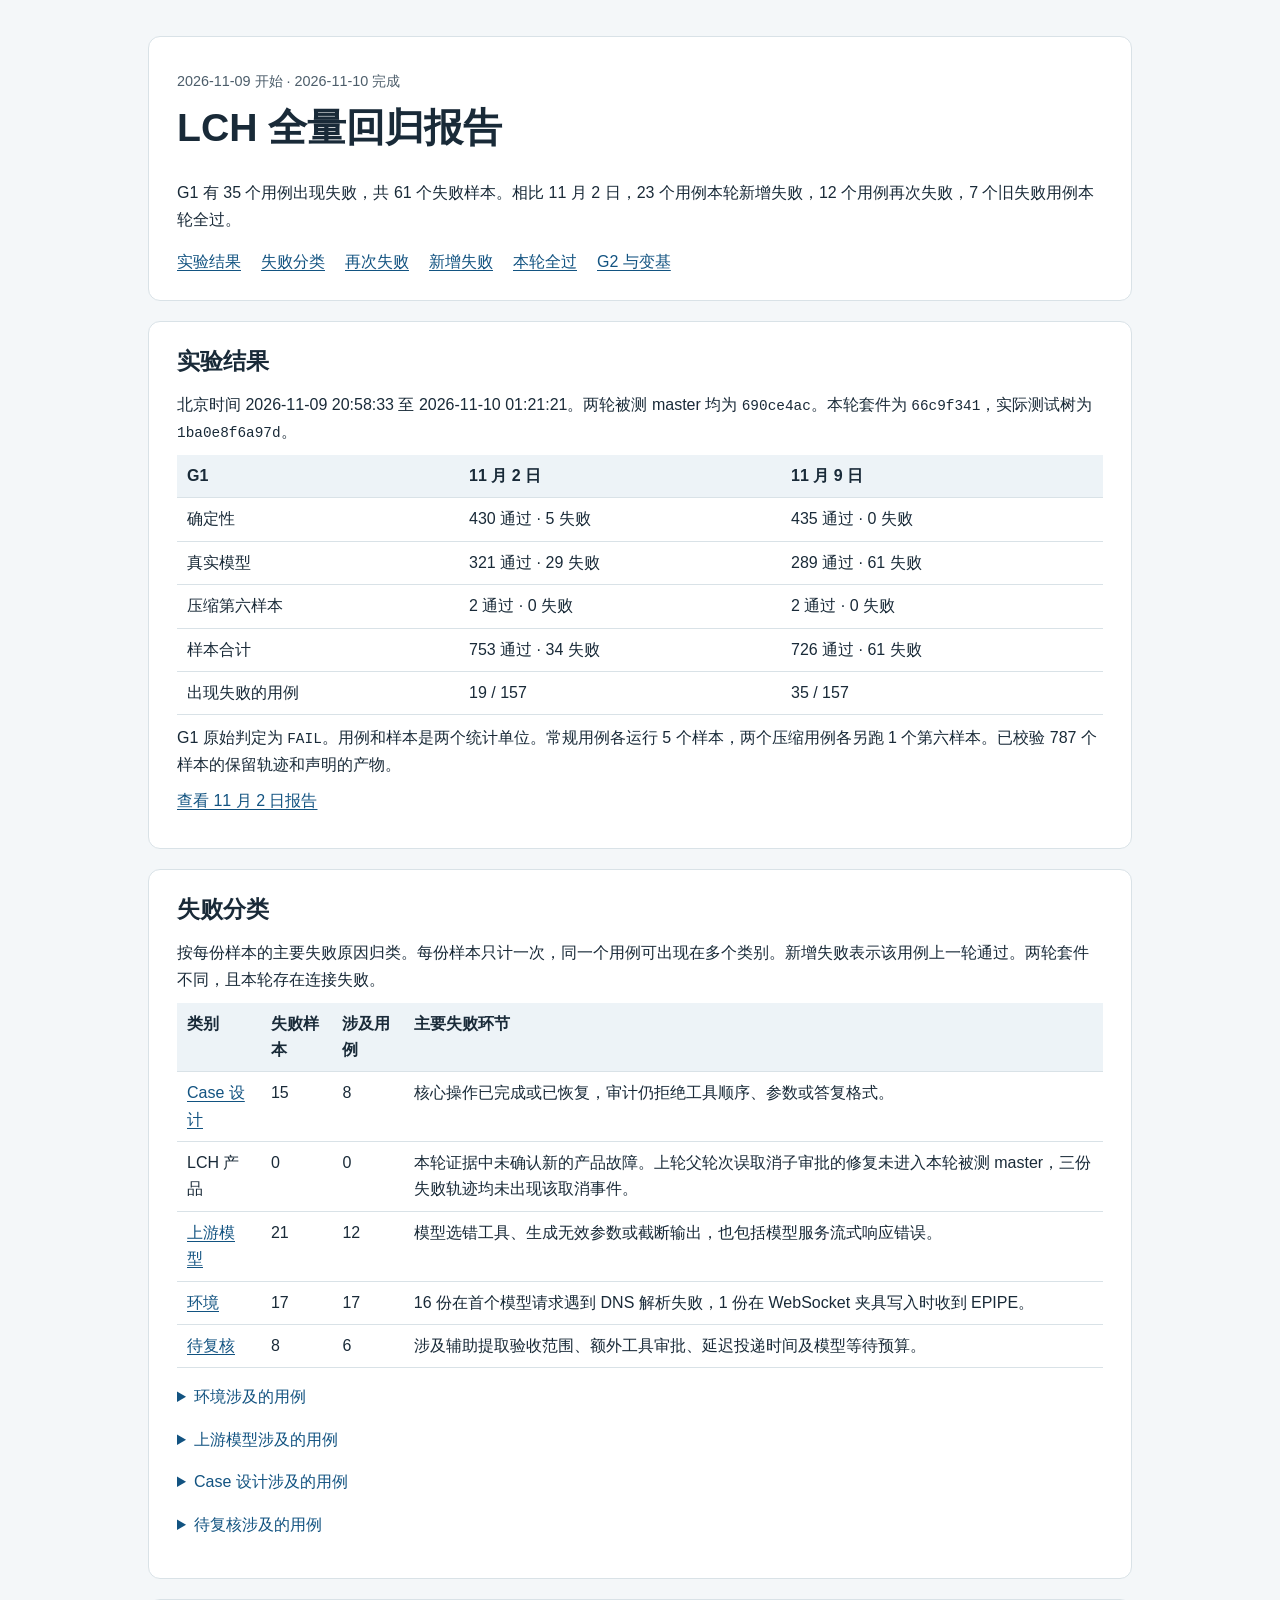
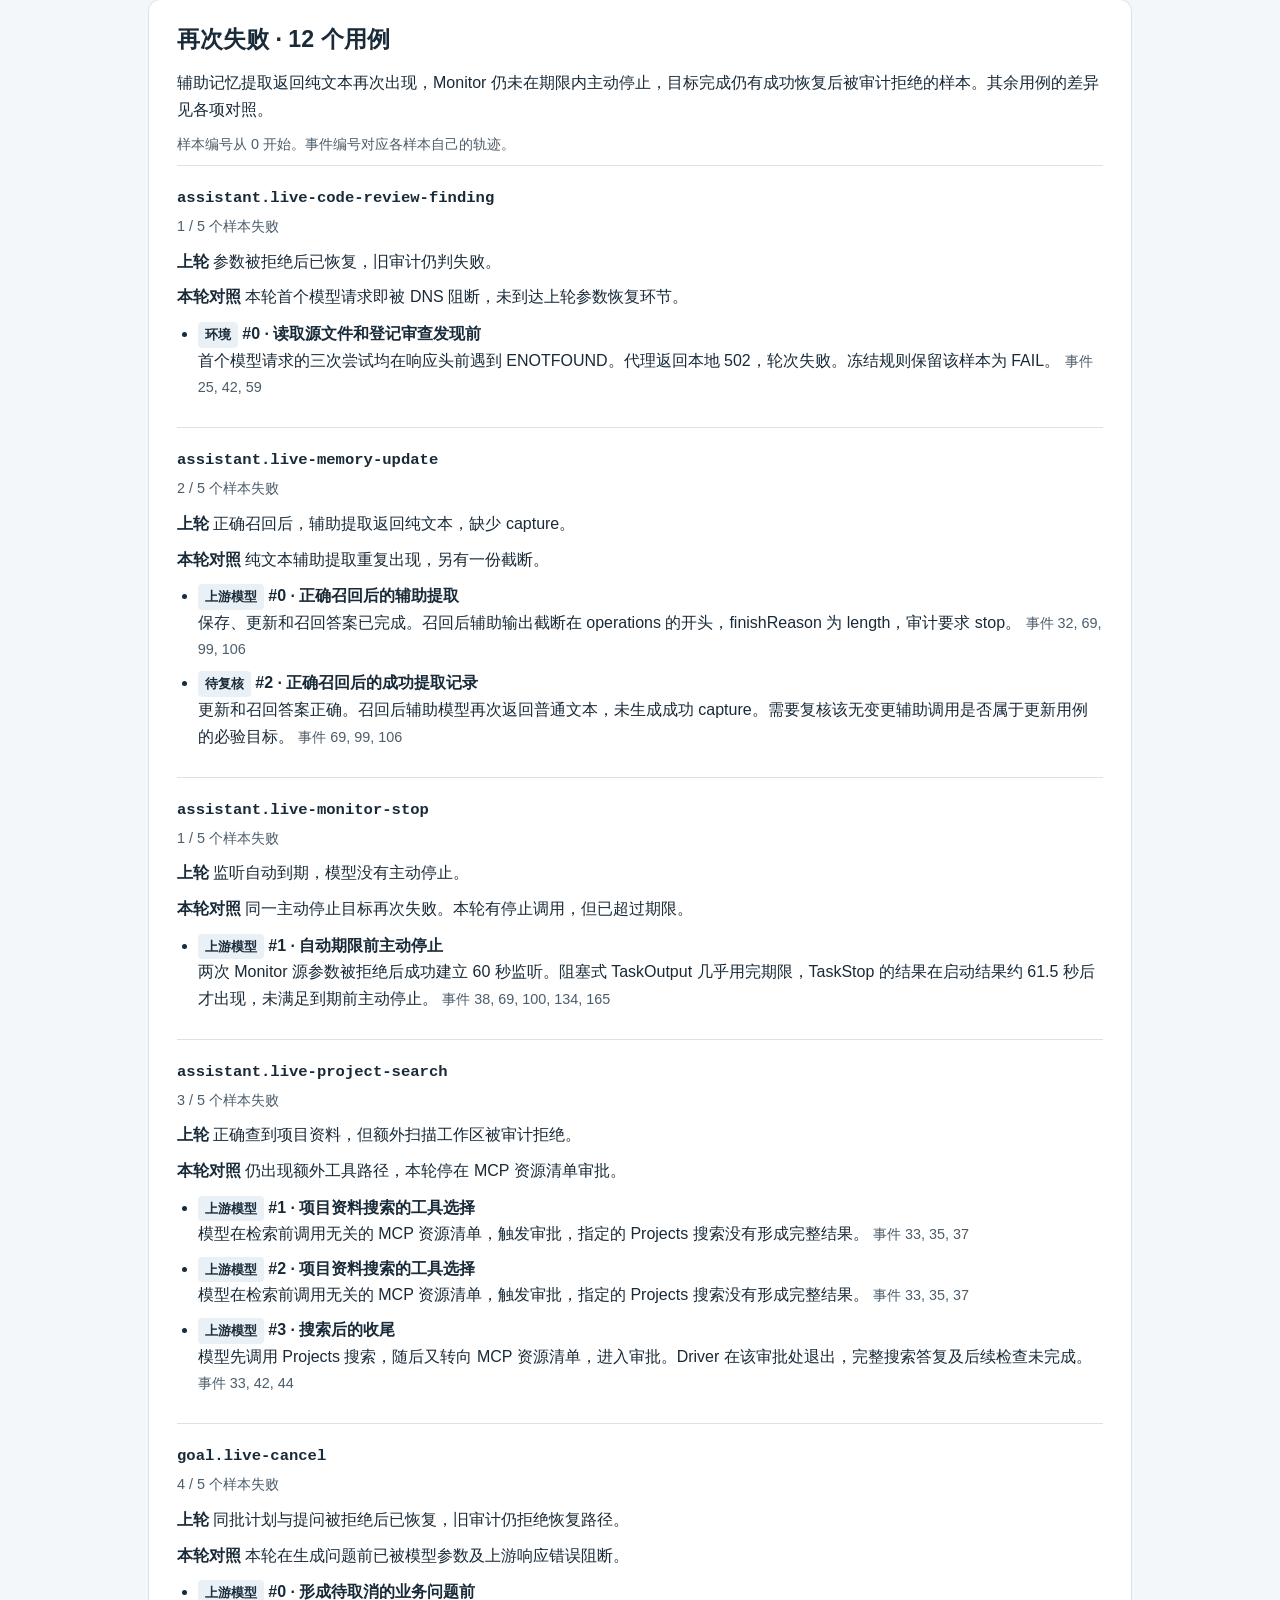
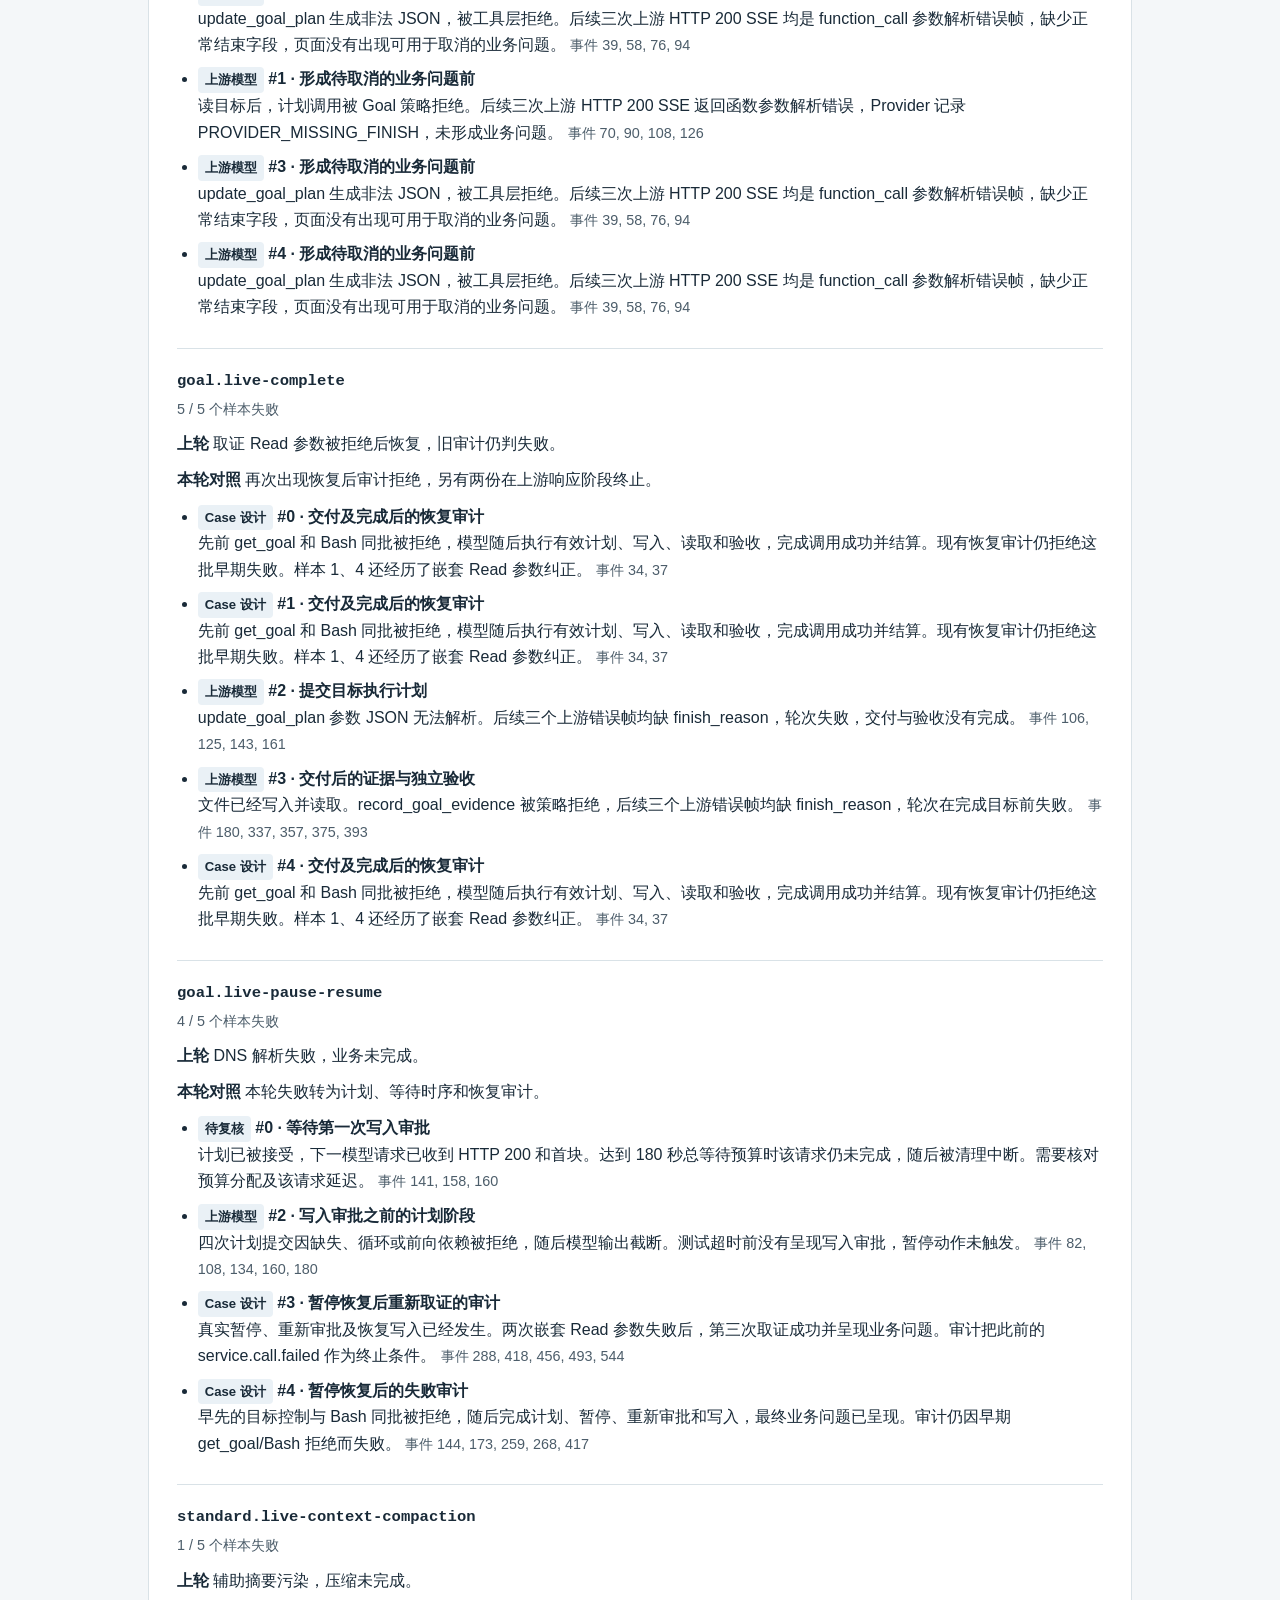
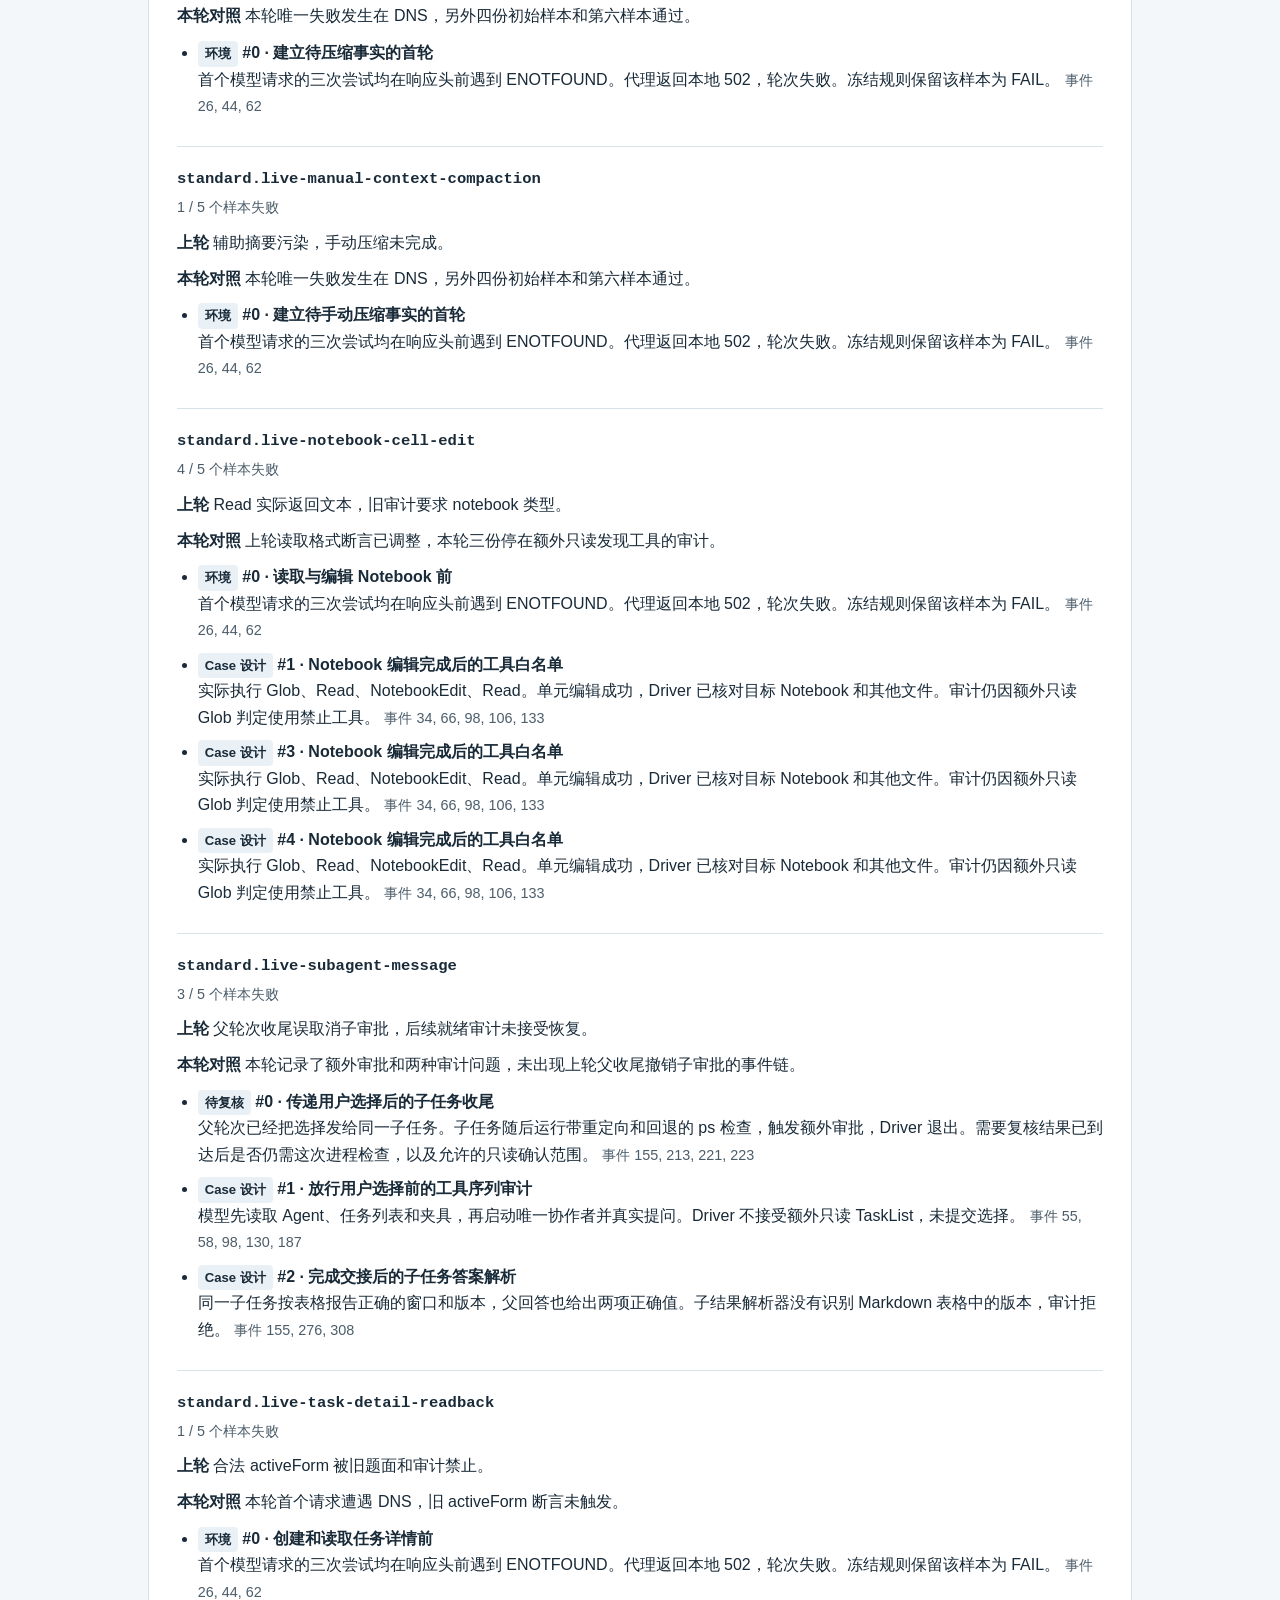
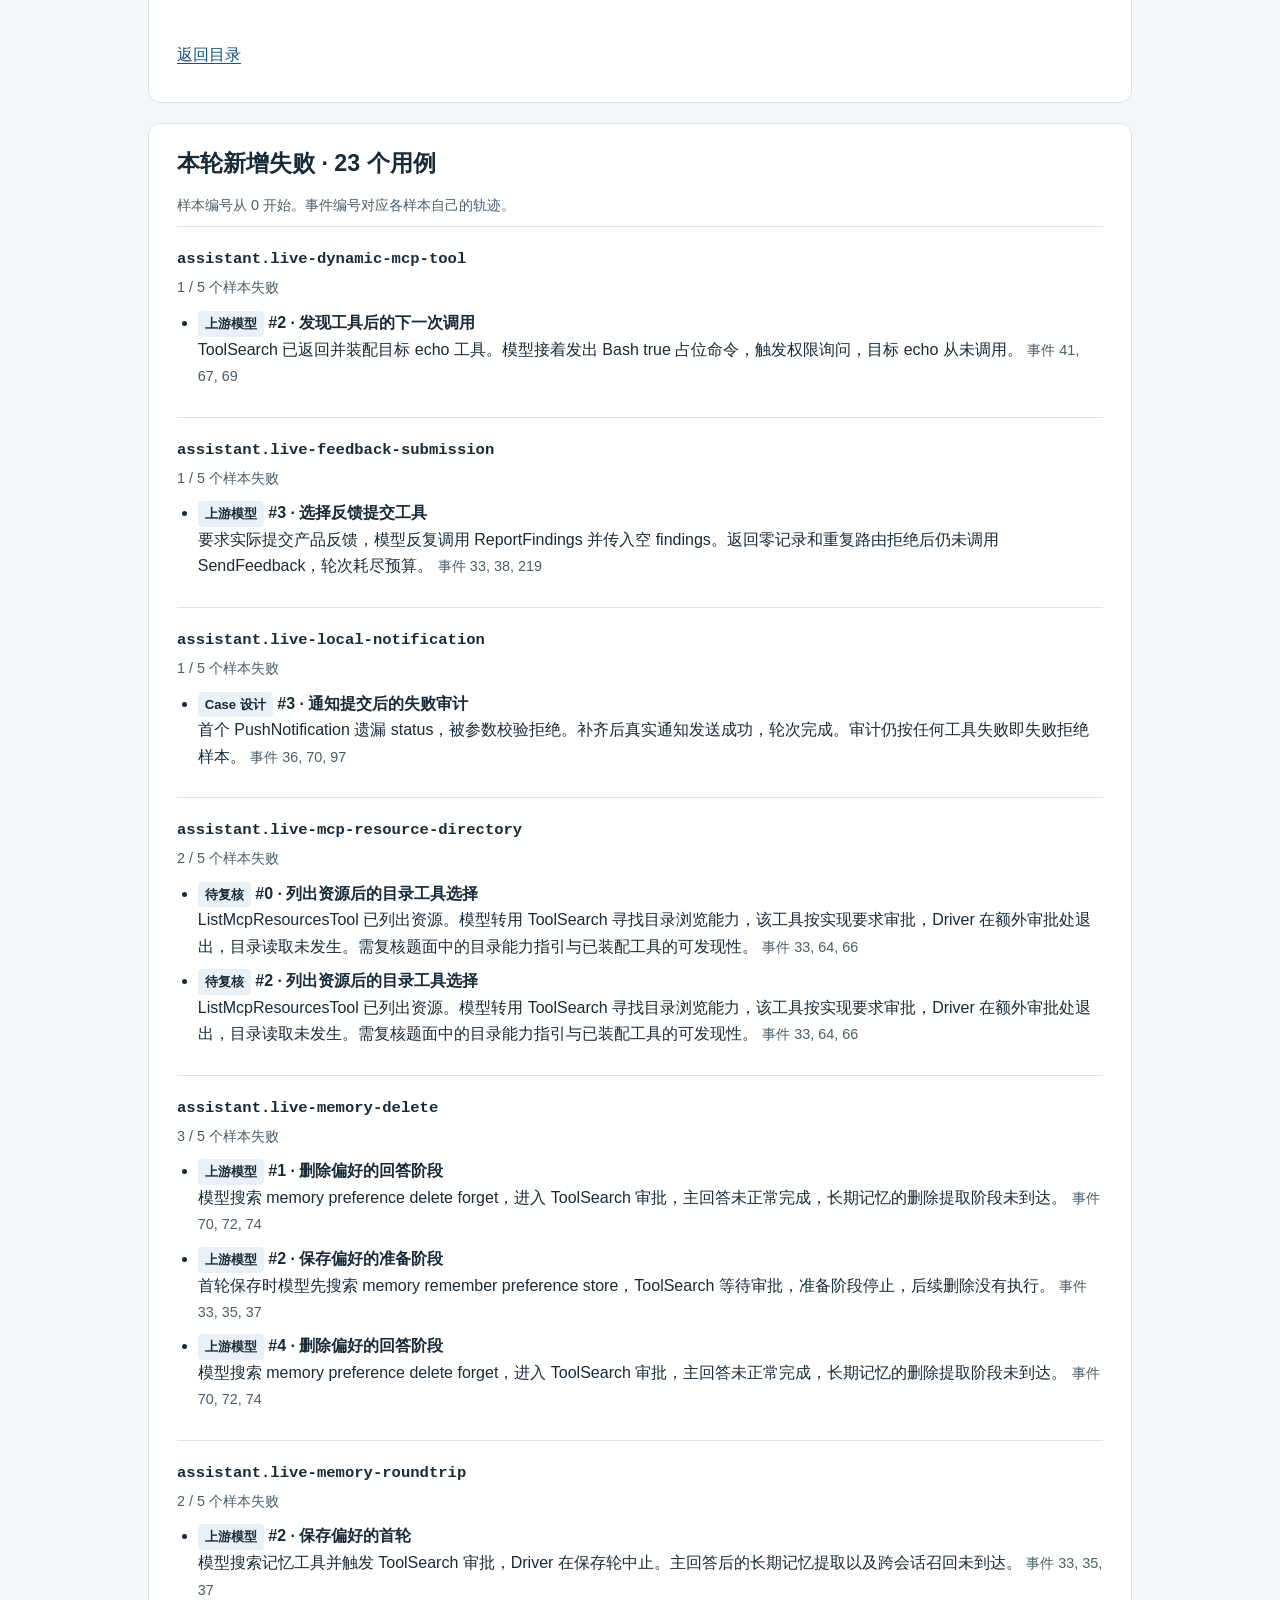
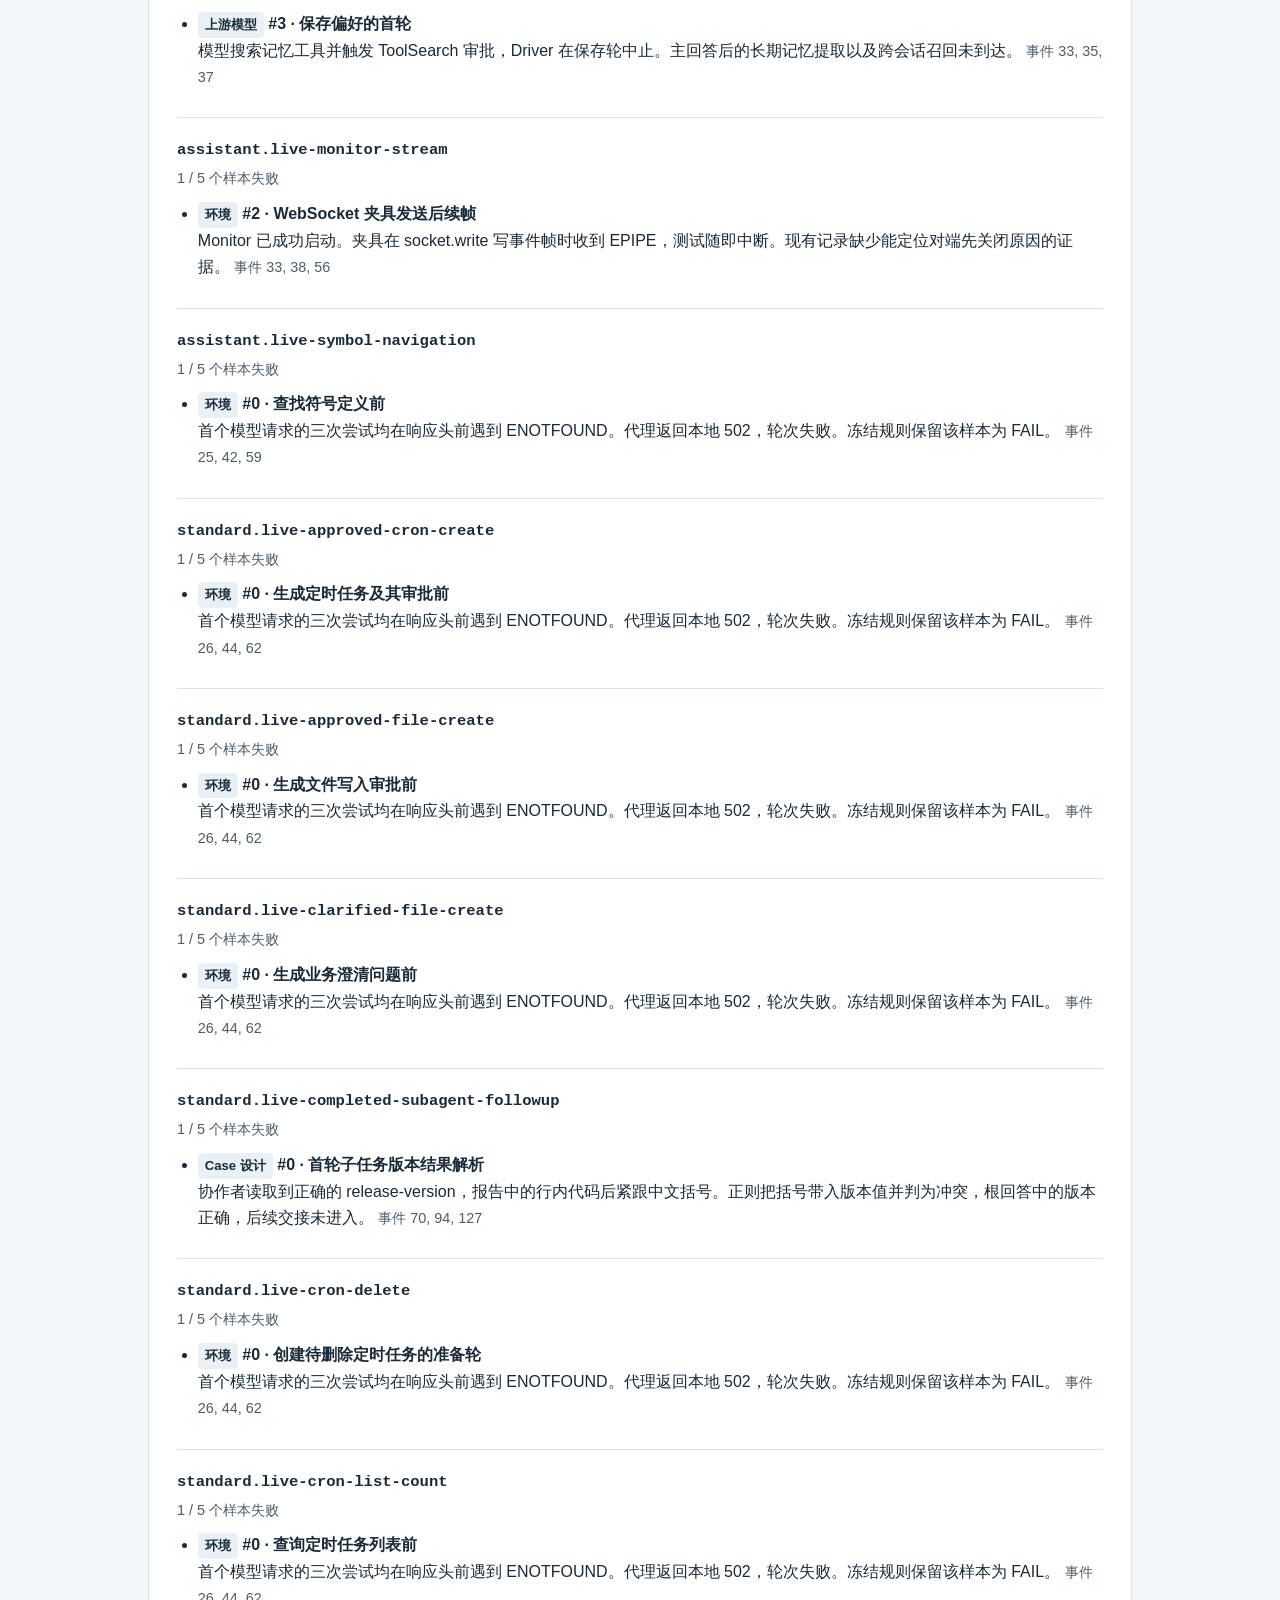
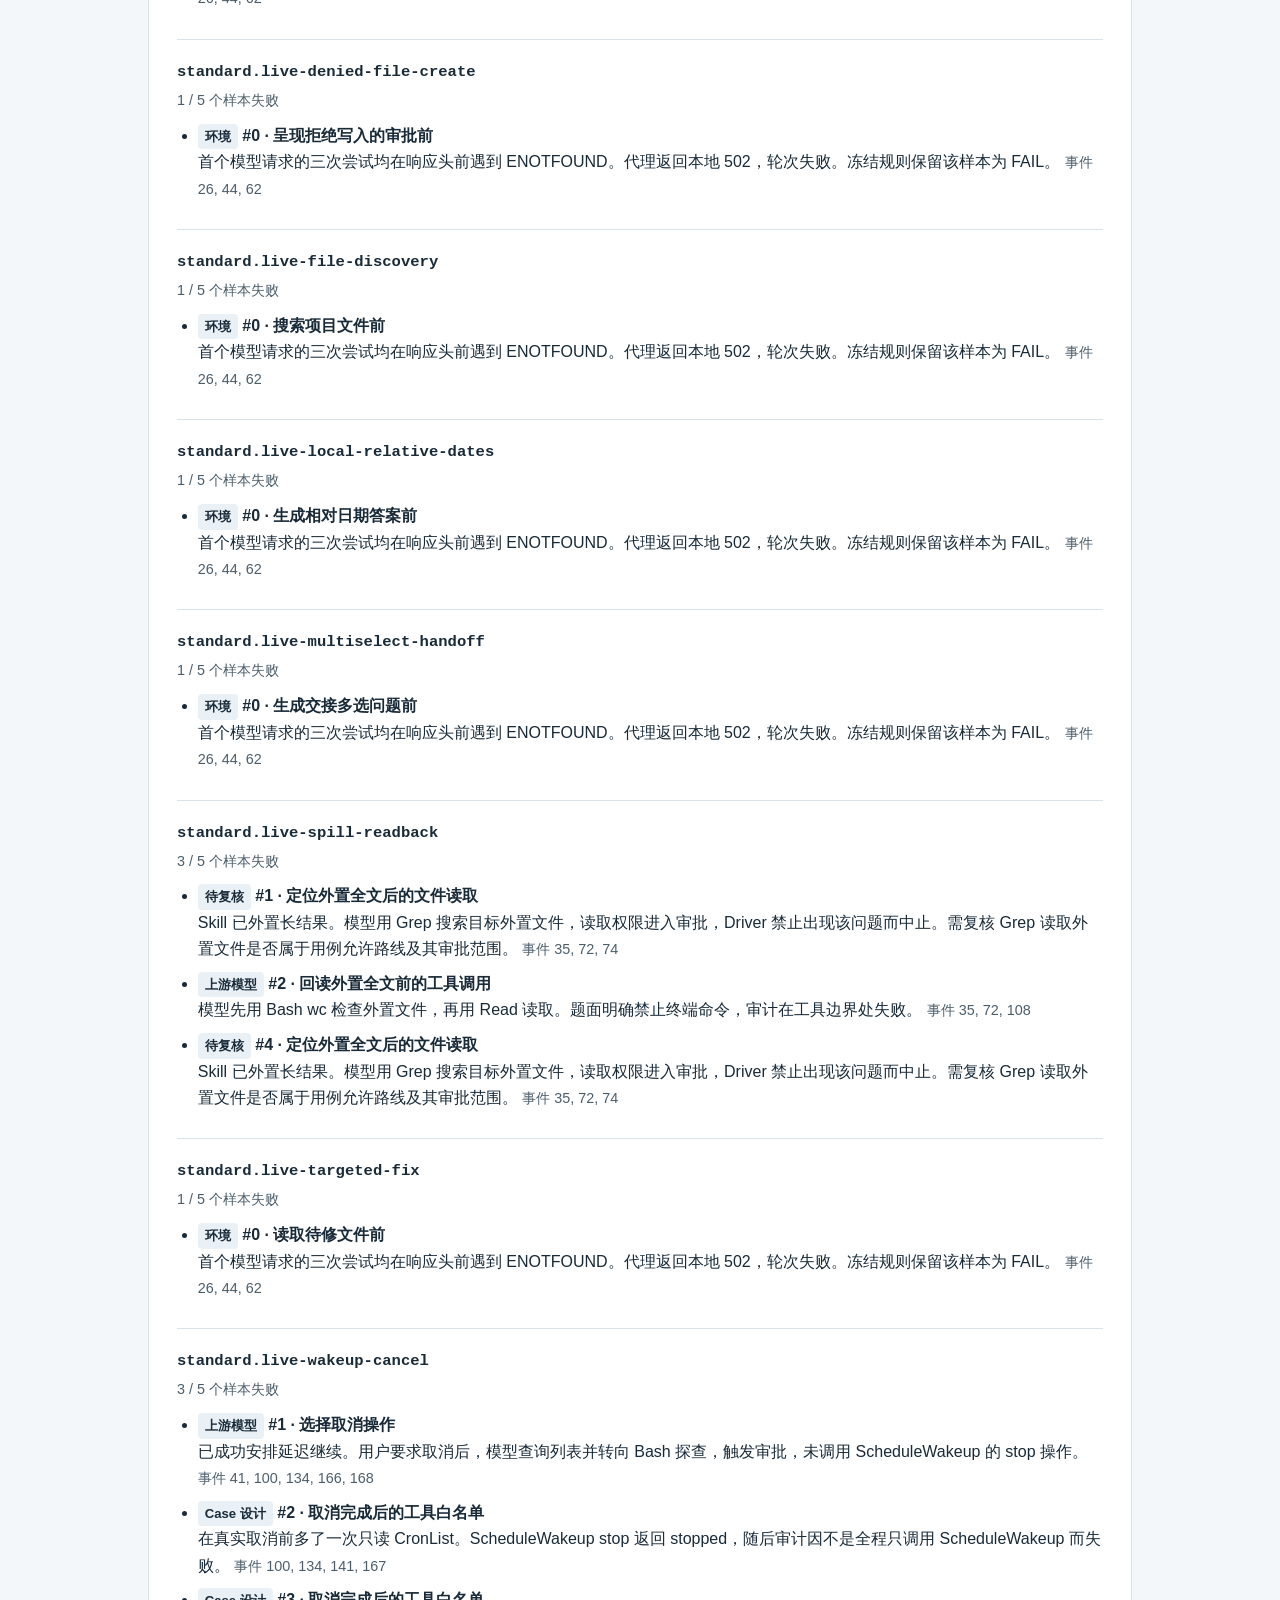
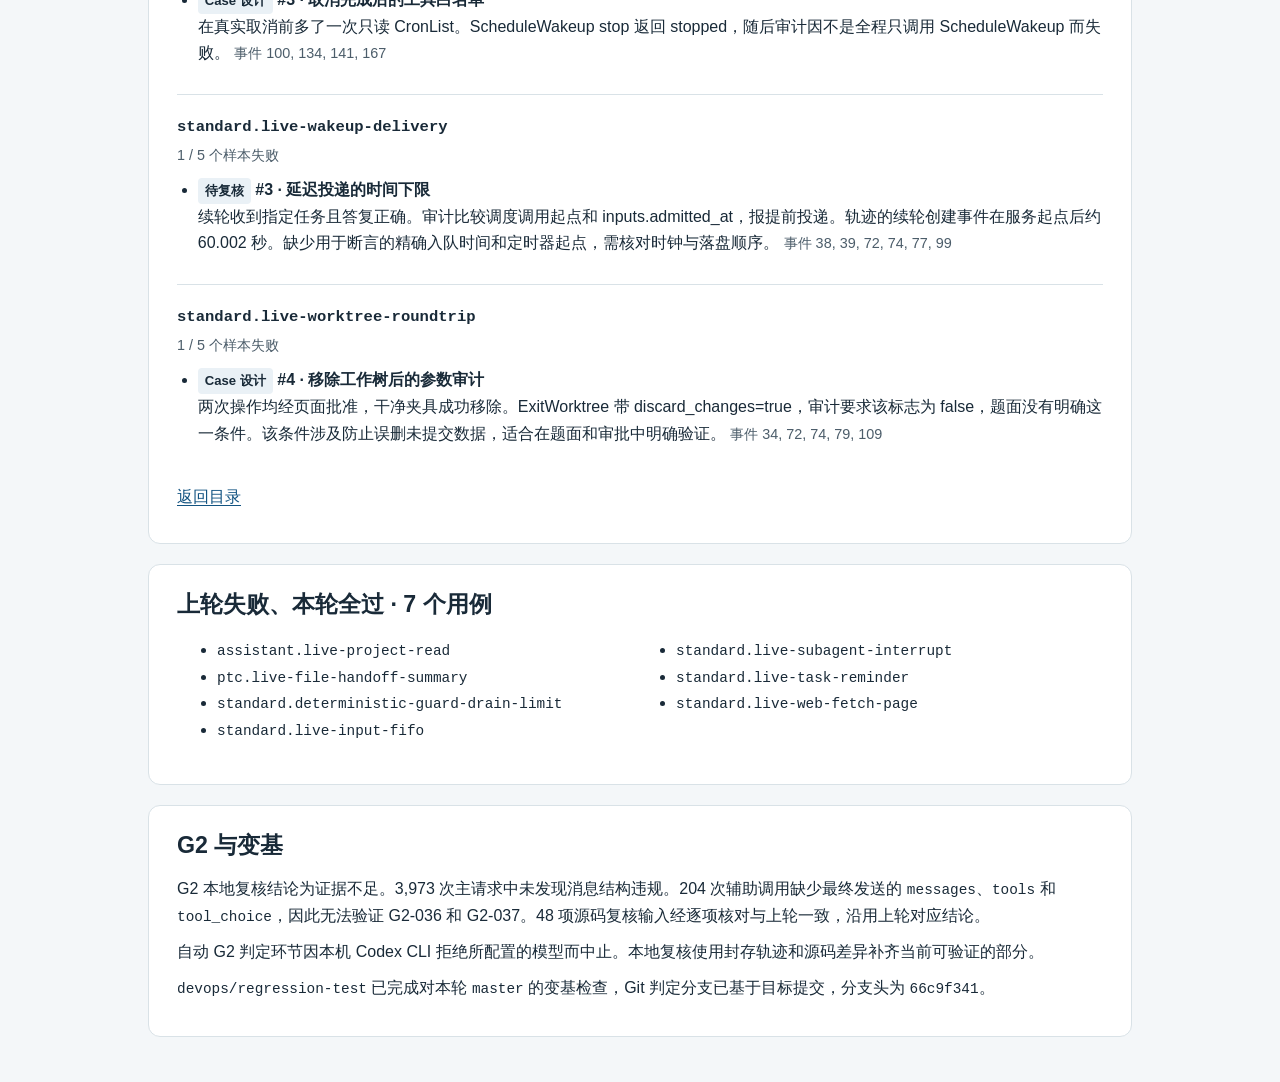
<file: uploads/2026-11-09--master-690ce4ac-205726.html>
<!doctype html>
<html lang="zh-CN">
<head>
<meta charset="utf-8">
<meta name="viewport" content="width=device-width,initial-scale=1">
<title>LCH 全量回归报告 · 2026-11-09</title>
<style>
:root{color-scheme:light;--ink:#192a38;--muted:#4c5d6a;--line:#d9e2e7;--paper:#fff;--accent:#125381}
*{box-sizing:border-box}
body{margin:0;background:#f4f7f9;color:var(--ink);font:16px/1.65 -apple-system,BlinkMacSystemFont,"Segoe UI","PingFang SC","Noto Sans CJK SC",sans-serif}
main{max-width:1024px;margin:auto;padding:36px 20px 52px}
header,section{background:var(--paper);padding:24px 28px;margin:0 0 20px;border:1px solid var(--line);border-radius:12px}
h1,h2,h3,h4{line-height:1.35;margin:0 0 .65em}
h1{font-size:clamp(1.65rem,4vw,2.45rem)}
h2{font-size:1.45rem}
h3{font-size:1.16rem}
p{margin:.6em 0}
a{color:var(--accent);text-underline-offset:3px}
nav{display:flex;gap:8px 20px;flex-wrap:wrap;margin:16px 0 0}
code{font-family:ui-monospace,Menlo,monospace;overflow-wrap:anywhere;font-size:.9em}
.muted,.meta{color:var(--muted)}
.meta{font-size:.9rem}
table{border-collapse:collapse;width:100%;font-variant-numeric:tabular-nums}
th,td{text-align:left;border-bottom:1px solid var(--line);padding:8px 10px;vertical-align:top}
th{background:#edf3f7}
article{padding:19px 0;border-top:1px solid var(--line);scroll-margin-top:14px}
article:last-child{padding-bottom:0}
article h3{font-size:1.08rem;margin-bottom:6px}
article ul{padding-left:1.3em;margin:10px 0 0}
article li{margin:8px 0}
.tag{font-size:.82rem;font-weight:650;border-radius:4px;padding:2px 7px;background:#eaf1f6;display:inline-block}
.group{padding-top:18px}
.category-list{margin:16px 0}
.category-list summary{cursor:pointer;color:var(--accent)}
.category-list ul,.cleared{columns:2;column-gap:32px}
.category-list li,.cleared li{break-inside:avoid}
@media(max-width:640px){main{padding:14px 10px 28px}header,section{padding:17px}th,td{padding:7px 4px}.category-list ul,.cleared{columns:1}}
</style>
</head>
<body><main id="top">
<header>
<p class="meta">2026-11-09 开始 · 2026-11-10 完成</p>
<h1>LCH 全量回归报告</h1>
<p>G1 有 35 个用例出现失败，共 61 个失败样本。相比 11 月 2 日，23 个用例本轮新增失败，12 个用例再次失败，7 个旧失败用例本轮全过。</p>
<nav aria-label="报告目录"><a href="#results">实验结果</a><a href="#categories">失败分类</a><a href="#recurring">再次失败</a><a href="#new">新增失败</a><a href="#cleared">本轮全过</a><a href="#g2">G2 与变基</a></nav>
</header>
<section id="results">
<h2>实验结果</h2>
<p>北京时间 2026-11-09 20:58:33 至 2026-11-10 01:21:21。两轮被测 master 均为 <code>690ce4ac</code>。本轮套件为 <code>66c9f341</code>，实际测试树为 <code>1ba0e8f6a97d</code>。</p>
<table><thead><tr><th scope="col">G1</th><th scope="col">11 月 2 日</th><th scope="col">11 月 9 日</th></tr></thead><tbody>
<tr><td>确定性</td><td>430 通过 · 5 失败</td><td>435 通过 · 0 失败</td></tr>
<tr><td>真实模型</td><td>321 通过 · 29 失败</td><td>289 通过 · 61 失败</td></tr>
<tr><td>压缩第六样本</td><td>2 通过 · 0 失败</td><td>2 通过 · 0 失败</td></tr>
<tr><td>样本合计</td><td>753 通过 · 34 失败</td><td>726 通过 · 61 失败</td></tr>
<tr><td>出现失败的用例</td><td>19 / 157</td><td>35 / 157</td></tr>
</tbody></table>
<p>G1 原始判定为 <code>FAIL</code>。用例和样本是两个统计单位。常规用例各运行 5 个样本，两个压缩用例各另跑 1 个第六样本。已校验 787 个样本的保留轨迹和声明的产物。</p>
<p><a href="https://lsj048.github.io/Regression-Test-Report/reports/2026-11-02/upload-master-690ce4ac-204612/html/index.html">查看 11 月 2 日报告</a></p>
</section>
<section id="categories">
<h2>失败分类</h2>
<p>按每份样本的主要失败原因归类。每份样本只计一次，同一个用例可出现在多个类别。新增失败表示该用例上一轮通过。两轮套件不同，且本轮存在连接失败。</p>
<table><thead><tr><th scope="col">类别</th><th scope="col">失败样本</th><th scope="col">涉及用例</th><th scope="col">主要失败环节</th></tr></thead><tbody>
<tr><td><a href="#design">Case 设计</a></td><td>15</td><td>8</td><td>核心操作已完成或已恢复，审计仍拒绝工具顺序、参数或答复格式。</td></tr>
<tr><td>LCH 产品</td><td>0</td><td>0</td><td>本轮证据中未确认新的产品故障。上轮父轮次误取消子审批的修复未进入本轮被测 master，三份失败轨迹均未出现该取消事件。</td></tr>
<tr><td><a href="#model">上游模型</a></td><td>21</td><td>12</td><td>模型选错工具、生成无效参数或截断输出，也包括模型服务流式响应错误。</td></tr>
<tr><td><a href="#environment">环境</a></td><td>17</td><td>17</td><td>16 份在首个模型请求遇到 DNS 解析失败，1 份在 WebSocket 夹具写入时收到 EPIPE。</td></tr>
<tr><td><a href="#review">待复核</a></td><td>8</td><td>6</td><td>涉及辅助提取验收范围、额外工具审批、延迟投递时间及模型等待预算。</td></tr>
</tbody></table>
<details class="category-list" id="environment"><summary>环境涉及的用例</summary><ul>
<li><a href="#assistant.live-code-review-finding"><code>assistant.live-code-review-finding</code></a> <span class="meta">#0</span></li>
<li><a href="#assistant.live-monitor-stream"><code>assistant.live-monitor-stream</code></a> <span class="meta">#2</span></li>
<li><a href="#assistant.live-symbol-navigation"><code>assistant.live-symbol-navigation</code></a> <span class="meta">#0</span></li>
<li><a href="#standard.live-approved-cron-create"><code>standard.live-approved-cron-create</code></a> <span class="meta">#0</span></li>
<li><a href="#standard.live-approved-file-create"><code>standard.live-approved-file-create</code></a> <span class="meta">#0</span></li>
<li><a href="#standard.live-clarified-file-create"><code>standard.live-clarified-file-create</code></a> <span class="meta">#0</span></li>
<li><a href="#standard.live-context-compaction"><code>standard.live-context-compaction</code></a> <span class="meta">#0</span></li>
<li><a href="#standard.live-cron-delete"><code>standard.live-cron-delete</code></a> <span class="meta">#0</span></li>
<li><a href="#standard.live-cron-list-count"><code>standard.live-cron-list-count</code></a> <span class="meta">#0</span></li>
<li><a href="#standard.live-denied-file-create"><code>standard.live-denied-file-create</code></a> <span class="meta">#0</span></li>
<li><a href="#standard.live-file-discovery"><code>standard.live-file-discovery</code></a> <span class="meta">#0</span></li>
<li><a href="#standard.live-local-relative-dates"><code>standard.live-local-relative-dates</code></a> <span class="meta">#0</span></li>
<li><a href="#standard.live-manual-context-compaction"><code>standard.live-manual-context-compaction</code></a> <span class="meta">#0</span></li>
<li><a href="#standard.live-multiselect-handoff"><code>standard.live-multiselect-handoff</code></a> <span class="meta">#0</span></li>
<li><a href="#standard.live-notebook-cell-edit"><code>standard.live-notebook-cell-edit</code></a> <span class="meta">#0</span></li>
<li><a href="#standard.live-targeted-fix"><code>standard.live-targeted-fix</code></a> <span class="meta">#0</span></li>
<li><a href="#standard.live-task-detail-readback"><code>standard.live-task-detail-readback</code></a> <span class="meta">#0</span></li>
</ul></details>
<details class="category-list" id="model"><summary>上游模型涉及的用例</summary><ul>
<li><a href="#assistant.live-dynamic-mcp-tool"><code>assistant.live-dynamic-mcp-tool</code></a> <span class="meta">#2</span></li>
<li><a href="#assistant.live-feedback-submission"><code>assistant.live-feedback-submission</code></a> <span class="meta">#3</span></li>
<li><a href="#assistant.live-memory-delete"><code>assistant.live-memory-delete</code></a> <span class="meta">#1、#2、#4</span></li>
<li><a href="#assistant.live-memory-roundtrip"><code>assistant.live-memory-roundtrip</code></a> <span class="meta">#2、#3</span></li>
<li><a href="#assistant.live-memory-update"><code>assistant.live-memory-update</code></a> <span class="meta">#0</span></li>
<li><a href="#assistant.live-monitor-stop"><code>assistant.live-monitor-stop</code></a> <span class="meta">#1</span></li>
<li><a href="#assistant.live-project-search"><code>assistant.live-project-search</code></a> <span class="meta">#1、#2、#3</span></li>
<li><a href="#goal.live-cancel"><code>goal.live-cancel</code></a> <span class="meta">#0、#1、#3、#4</span></li>
<li><a href="#goal.live-complete"><code>goal.live-complete</code></a> <span class="meta">#2、#3</span></li>
<li><a href="#goal.live-pause-resume"><code>goal.live-pause-resume</code></a> <span class="meta">#2</span></li>
<li><a href="#standard.live-spill-readback"><code>standard.live-spill-readback</code></a> <span class="meta">#2</span></li>
<li><a href="#standard.live-wakeup-cancel"><code>standard.live-wakeup-cancel</code></a> <span class="meta">#1</span></li>
</ul></details>
<details class="category-list" id="design"><summary>Case 设计涉及的用例</summary><ul>
<li><a href="#assistant.live-local-notification"><code>assistant.live-local-notification</code></a> <span class="meta">#3</span></li>
<li><a href="#goal.live-complete"><code>goal.live-complete</code></a> <span class="meta">#0、#1、#4</span></li>
<li><a href="#goal.live-pause-resume"><code>goal.live-pause-resume</code></a> <span class="meta">#3、#4</span></li>
<li><a href="#standard.live-completed-subagent-followup"><code>standard.live-completed-subagent-followup</code></a> <span class="meta">#0</span></li>
<li><a href="#standard.live-notebook-cell-edit"><code>standard.live-notebook-cell-edit</code></a> <span class="meta">#1、#3、#4</span></li>
<li><a href="#standard.live-subagent-message"><code>standard.live-subagent-message</code></a> <span class="meta">#1、#2</span></li>
<li><a href="#standard.live-wakeup-cancel"><code>standard.live-wakeup-cancel</code></a> <span class="meta">#2、#3</span></li>
<li><a href="#standard.live-worktree-roundtrip"><code>standard.live-worktree-roundtrip</code></a> <span class="meta">#4</span></li>
</ul></details>
<details class="category-list" id="review"><summary>待复核涉及的用例</summary><ul>
<li><a href="#assistant.live-mcp-resource-directory"><code>assistant.live-mcp-resource-directory</code></a> <span class="meta">#0、#2</span></li>
<li><a href="#assistant.live-memory-update"><code>assistant.live-memory-update</code></a> <span class="meta">#2</span></li>
<li><a href="#goal.live-pause-resume"><code>goal.live-pause-resume</code></a> <span class="meta">#0</span></li>
<li><a href="#standard.live-spill-readback"><code>standard.live-spill-readback</code></a> <span class="meta">#1、#4</span></li>
<li><a href="#standard.live-subagent-message"><code>standard.live-subagent-message</code></a> <span class="meta">#0</span></li>
<li><a href="#standard.live-wakeup-delivery"><code>standard.live-wakeup-delivery</code></a> <span class="meta">#3</span></li>
</ul></details>
</section>
<section id="recurring"><h2>再次失败 · 12 个用例</h2>
<p>辅助记忆提取返回纯文本再次出现，Monitor 仍未在期限内主动停止，目标完成仍有成功恢复后被审计拒绝的样本。其余用例的差异见各项对照。</p>
<p class="meta">样本编号从 0 开始。事件编号对应各样本自己的轨迹。</p>
<article id="assistant.live-code-review-finding"><h3><code>assistant.live-code-review-finding</code></h3><div class="meta">1 / 5 个样本失败</div>
<p><strong>上轮</strong> 参数被拒绝后已恢复，旧审计仍判失败。</p>
<p><strong>本轮对照</strong> 本轮首个模型请求即被 DNS 阻断，未到达上轮参数恢复环节。</p>
<ul>
<li data-sample="0"><span class="tag">环境</span> <strong>#0 · 读取源文件和登记审查发现前</strong><br>首个模型请求的三次尝试均在响应头前遇到 ENOTFOUND。代理返回本地 502，轮次失败。冻结规则保留该样本为 FAIL。 <span class="meta">事件 25, 42, 59</span></li>
</ul></article>
<article id="assistant.live-memory-update"><h3><code>assistant.live-memory-update</code></h3><div class="meta">2 / 5 个样本失败</div>
<p><strong>上轮</strong> 正确召回后，辅助提取返回纯文本，缺少 capture。</p>
<p><strong>本轮对照</strong> 纯文本辅助提取重复出现，另有一份截断。</p>
<ul>
<li data-sample="0"><span class="tag">上游模型</span> <strong>#0 · 正确召回后的辅助提取</strong><br>保存、更新和召回答案已完成。召回后辅助输出截断在 operations 的开头，finishReason 为 length，审计要求 stop。 <span class="meta">事件 32, 69, 99, 106</span></li>
<li data-sample="2"><span class="tag">待复核</span> <strong>#2 · 正确召回后的成功提取记录</strong><br>更新和召回答案正确。召回后辅助模型再次返回普通文本，未生成成功 capture。需要复核该无变更辅助调用是否属于更新用例的必验目标。 <span class="meta">事件 69, 99, 106</span></li>
</ul></article>
<article id="assistant.live-monitor-stop"><h3><code>assistant.live-monitor-stop</code></h3><div class="meta">1 / 5 个样本失败</div>
<p><strong>上轮</strong> 监听自动到期，模型没有主动停止。</p>
<p><strong>本轮对照</strong> 同一主动停止目标再次失败。本轮有停止调用，但已超过期限。</p>
<ul>
<li data-sample="1"><span class="tag">上游模型</span> <strong>#1 · 自动期限前主动停止</strong><br>两次 Monitor 源参数被拒绝后成功建立 60 秒监听。阻塞式 TaskOutput 几乎用完期限，TaskStop 的结果在启动结果约 61.5 秒后才出现，未满足到期前主动停止。 <span class="meta">事件 38, 69, 100, 134, 165</span></li>
</ul></article>
<article id="assistant.live-project-search"><h3><code>assistant.live-project-search</code></h3><div class="meta">3 / 5 个样本失败</div>
<p><strong>上轮</strong> 正确查到项目资料，但额外扫描工作区被审计拒绝。</p>
<p><strong>本轮对照</strong> 仍出现额外工具路径，本轮停在 MCP 资源清单审批。</p>
<ul>
<li data-sample="1"><span class="tag">上游模型</span> <strong>#1 · 项目资料搜索的工具选择</strong><br>模型在检索前调用无关的 MCP 资源清单，触发审批，指定的 Projects 搜索没有形成完整结果。 <span class="meta">事件 33, 35, 37</span></li>
<li data-sample="2"><span class="tag">上游模型</span> <strong>#2 · 项目资料搜索的工具选择</strong><br>模型在检索前调用无关的 MCP 资源清单，触发审批，指定的 Projects 搜索没有形成完整结果。 <span class="meta">事件 33, 35, 37</span></li>
<li data-sample="3"><span class="tag">上游模型</span> <strong>#3 · 搜索后的收尾</strong><br>模型先调用 Projects 搜索，随后又转向 MCP 资源清单，进入审批。Driver 在该审批处退出，完整搜索答复及后续检查未完成。 <span class="meta">事件 33, 42, 44</span></li>
</ul></article>
<article id="goal.live-cancel"><h3><code>goal.live-cancel</code></h3><div class="meta">4 / 5 个样本失败</div>
<p><strong>上轮</strong> 同批计划与提问被拒绝后已恢复，旧审计仍拒绝恢复路径。</p>
<p><strong>本轮对照</strong> 本轮在生成问题前已被模型参数及上游响应错误阻断。</p>
<ul>
<li data-sample="0"><span class="tag">上游模型</span> <strong>#0 · 形成待取消的业务问题前</strong><br>update_goal_plan 生成非法 JSON，被工具层拒绝。后续三次上游 HTTP 200 SSE 均是 function_call 参数解析错误帧，缺少正常结束字段，页面没有出现可用于取消的业务问题。 <span class="meta">事件 39, 58, 76, 94</span></li>
<li data-sample="1"><span class="tag">上游模型</span> <strong>#1 · 形成待取消的业务问题前</strong><br>读目标后，计划调用被 Goal 策略拒绝。后续三次上游 HTTP 200 SSE 返回函数参数解析错误，Provider 记录 PROVIDER_MISSING_FINISH，未形成业务问题。 <span class="meta">事件 70, 90, 108, 126</span></li>
<li data-sample="3"><span class="tag">上游模型</span> <strong>#3 · 形成待取消的业务问题前</strong><br>update_goal_plan 生成非法 JSON，被工具层拒绝。后续三次上游 HTTP 200 SSE 均是 function_call 参数解析错误帧，缺少正常结束字段，页面没有出现可用于取消的业务问题。 <span class="meta">事件 39, 58, 76, 94</span></li>
<li data-sample="4"><span class="tag">上游模型</span> <strong>#4 · 形成待取消的业务问题前</strong><br>update_goal_plan 生成非法 JSON，被工具层拒绝。后续三次上游 HTTP 200 SSE 均是 function_call 参数解析错误帧，缺少正常结束字段，页面没有出现可用于取消的业务问题。 <span class="meta">事件 39, 58, 76, 94</span></li>
</ul></article>
<article id="goal.live-complete"><h3><code>goal.live-complete</code></h3><div class="meta">5 / 5 个样本失败</div>
<p><strong>上轮</strong> 取证 Read 参数被拒绝后恢复，旧审计仍判失败。</p>
<p><strong>本轮对照</strong> 再次出现恢复后审计拒绝，另有两份在上游响应阶段终止。</p>
<ul>
<li data-sample="0"><span class="tag">Case 设计</span> <strong>#0 · 交付及完成后的恢复审计</strong><br>先前 get_goal 和 Bash 同批被拒绝，模型随后执行有效计划、写入、读取和验收，完成调用成功并结算。现有恢复审计仍拒绝这批早期失败。样本 1、4 还经历了嵌套 Read 参数纠正。 <span class="meta">事件 34, 37</span></li>
<li data-sample="1"><span class="tag">Case 设计</span> <strong>#1 · 交付及完成后的恢复审计</strong><br>先前 get_goal 和 Bash 同批被拒绝，模型随后执行有效计划、写入、读取和验收，完成调用成功并结算。现有恢复审计仍拒绝这批早期失败。样本 1、4 还经历了嵌套 Read 参数纠正。 <span class="meta">事件 34, 37</span></li>
<li data-sample="2"><span class="tag">上游模型</span> <strong>#2 · 提交目标执行计划</strong><br>update_goal_plan 参数 JSON 无法解析。后续三个上游错误帧均缺 finish_reason，轮次失败，交付与验收没有完成。 <span class="meta">事件 106, 125, 143, 161</span></li>
<li data-sample="3"><span class="tag">上游模型</span> <strong>#3 · 交付后的证据与独立验收</strong><br>文件已经写入并读取。record_goal_evidence 被策略拒绝，后续三个上游错误帧均缺 finish_reason，轮次在完成目标前失败。 <span class="meta">事件 180, 337, 357, 375, 393</span></li>
<li data-sample="4"><span class="tag">Case 设计</span> <strong>#4 · 交付及完成后的恢复审计</strong><br>先前 get_goal 和 Bash 同批被拒绝，模型随后执行有效计划、写入、读取和验收，完成调用成功并结算。现有恢复审计仍拒绝这批早期失败。样本 1、4 还经历了嵌套 Read 参数纠正。 <span class="meta">事件 34, 37</span></li>
</ul></article>
<article id="goal.live-pause-resume"><h3><code>goal.live-pause-resume</code></h3><div class="meta">4 / 5 个样本失败</div>
<p><strong>上轮</strong> DNS 解析失败，业务未完成。</p>
<p><strong>本轮对照</strong> 本轮失败转为计划、等待时序和恢复审计。</p>
<ul>
<li data-sample="0"><span class="tag">待复核</span> <strong>#0 · 等待第一次写入审批</strong><br>计划已被接受，下一模型请求已收到 HTTP 200 和首块。达到 180 秒总等待预算时该请求仍未完成，随后被清理中断。需要核对预算分配及该请求延迟。 <span class="meta">事件 141, 158, 160</span></li>
<li data-sample="2"><span class="tag">上游模型</span> <strong>#2 · 写入审批之前的计划阶段</strong><br>四次计划提交因缺失、循环或前向依赖被拒绝，随后模型输出截断。测试超时前没有呈现写入审批，暂停动作未触发。 <span class="meta">事件 82, 108, 134, 160, 180</span></li>
<li data-sample="3"><span class="tag">Case 设计</span> <strong>#3 · 暂停恢复后重新取证的审计</strong><br>真实暂停、重新审批及恢复写入已经发生。两次嵌套 Read 参数失败后，第三次取证成功并呈现业务问题。审计把此前的 service.call.failed 作为终止条件。 <span class="meta">事件 288, 418, 456, 493, 544</span></li>
<li data-sample="4"><span class="tag">Case 设计</span> <strong>#4 · 暂停恢复后的失败审计</strong><br>早先的目标控制与 Bash 同批被拒绝，随后完成计划、暂停、重新审批和写入，最终业务问题已呈现。审计仍因早期 get_goal/Bash 拒绝而失败。 <span class="meta">事件 144, 173, 259, 268, 417</span></li>
</ul></article>
<article id="standard.live-context-compaction"><h3><code>standard.live-context-compaction</code></h3><div class="meta">1 / 5 个样本失败</div>
<p><strong>上轮</strong> 辅助摘要污染，压缩未完成。</p>
<p><strong>本轮对照</strong> 本轮唯一失败发生在 DNS，另外四份初始样本和第六样本通过。</p>
<ul>
<li data-sample="0"><span class="tag">环境</span> <strong>#0 · 建立待压缩事实的首轮</strong><br>首个模型请求的三次尝试均在响应头前遇到 ENOTFOUND。代理返回本地 502，轮次失败。冻结规则保留该样本为 FAIL。 <span class="meta">事件 26, 44, 62</span></li>
</ul></article>
<article id="standard.live-manual-context-compaction"><h3><code>standard.live-manual-context-compaction</code></h3><div class="meta">1 / 5 个样本失败</div>
<p><strong>上轮</strong> 辅助摘要污染，手动压缩未完成。</p>
<p><strong>本轮对照</strong> 本轮唯一失败发生在 DNS，另外四份初始样本和第六样本通过。</p>
<ul>
<li data-sample="0"><span class="tag">环境</span> <strong>#0 · 建立待手动压缩事实的首轮</strong><br>首个模型请求的三次尝试均在响应头前遇到 ENOTFOUND。代理返回本地 502，轮次失败。冻结规则保留该样本为 FAIL。 <span class="meta">事件 26, 44, 62</span></li>
</ul></article>
<article id="standard.live-notebook-cell-edit"><h3><code>standard.live-notebook-cell-edit</code></h3><div class="meta">4 / 5 个样本失败</div>
<p><strong>上轮</strong> Read 实际返回文本，旧审计要求 notebook 类型。</p>
<p><strong>本轮对照</strong> 上轮读取格式断言已调整，本轮三份停在额外只读发现工具的审计。</p>
<ul>
<li data-sample="0"><span class="tag">环境</span> <strong>#0 · 读取与编辑 Notebook 前</strong><br>首个模型请求的三次尝试均在响应头前遇到 ENOTFOUND。代理返回本地 502，轮次失败。冻结规则保留该样本为 FAIL。 <span class="meta">事件 26, 44, 62</span></li>
<li data-sample="1"><span class="tag">Case 设计</span> <strong>#1 · Notebook 编辑完成后的工具白名单</strong><br>实际执行 Glob、Read、NotebookEdit、Read。单元编辑成功，Driver 已核对目标 Notebook 和其他文件。审计仍因额外只读 Glob 判定使用禁止工具。 <span class="meta">事件 34, 66, 98, 106, 133</span></li>
<li data-sample="3"><span class="tag">Case 设计</span> <strong>#3 · Notebook 编辑完成后的工具白名单</strong><br>实际执行 Glob、Read、NotebookEdit、Read。单元编辑成功，Driver 已核对目标 Notebook 和其他文件。审计仍因额外只读 Glob 判定使用禁止工具。 <span class="meta">事件 34, 66, 98, 106, 133</span></li>
<li data-sample="4"><span class="tag">Case 设计</span> <strong>#4 · Notebook 编辑完成后的工具白名单</strong><br>实际执行 Glob、Read、NotebookEdit、Read。单元编辑成功，Driver 已核对目标 Notebook 和其他文件。审计仍因额外只读 Glob 判定使用禁止工具。 <span class="meta">事件 34, 66, 98, 106, 133</span></li>
</ul></article>
<article id="standard.live-subagent-message"><h3><code>standard.live-subagent-message</code></h3><div class="meta">3 / 5 个样本失败</div>
<p><strong>上轮</strong> 父轮次收尾误取消子审批，后续就绪审计未接受恢复。</p>
<p><strong>本轮对照</strong> 本轮记录了额外审批和两种审计问题，未出现上轮父收尾撤销子审批的事件链。</p>
<ul>
<li data-sample="0"><span class="tag">待复核</span> <strong>#0 · 传递用户选择后的子任务收尾</strong><br>父轮次已经把选择发给同一子任务。子任务随后运行带重定向和回退的 ps 检查，触发额外审批，Driver 退出。需要复核结果已到达后是否仍需这次进程检查，以及允许的只读确认范围。 <span class="meta">事件 155, 213, 221, 223</span></li>
<li data-sample="1"><span class="tag">Case 设计</span> <strong>#1 · 放行用户选择前的工具序列审计</strong><br>模型先读取 Agent、任务列表和夹具，再启动唯一协作者并真实提问。Driver 不接受额外只读 TaskList，未提交选择。 <span class="meta">事件 55, 58, 98, 130, 187</span></li>
<li data-sample="2"><span class="tag">Case 设计</span> <strong>#2 · 完成交接后的子任务答案解析</strong><br>同一子任务按表格报告正确的窗口和版本，父回答也给出两项正确值。子结果解析器没有识别 Markdown 表格中的版本，审计拒绝。 <span class="meta">事件 155, 276, 308</span></li>
</ul></article>
<article id="standard.live-task-detail-readback"><h3><code>standard.live-task-detail-readback</code></h3><div class="meta">1 / 5 个样本失败</div>
<p><strong>上轮</strong> 合法 activeForm 被旧题面和审计禁止。</p>
<p><strong>本轮对照</strong> 本轮首个请求遭遇 DNS，旧 activeForm 断言未触发。</p>
<ul>
<li data-sample="0"><span class="tag">环境</span> <strong>#0 · 创建和读取任务详情前</strong><br>首个模型请求的三次尝试均在响应头前遇到 ENOTFOUND。代理返回本地 502，轮次失败。冻结规则保留该样本为 FAIL。 <span class="meta">事件 26, 44, 62</span></li>
</ul></article>
<p><a href="#top">返回目录</a></p></section>
<section id="new"><h2>本轮新增失败 · 23 个用例</h2>
<p class="meta">样本编号从 0 开始。事件编号对应各样本自己的轨迹。</p>
<article id="assistant.live-dynamic-mcp-tool"><h3><code>assistant.live-dynamic-mcp-tool</code></h3><div class="meta">1 / 5 个样本失败</div>
<ul>
<li data-sample="2"><span class="tag">上游模型</span> <strong>#2 · 发现工具后的下一次调用</strong><br>ToolSearch 已返回并装配目标 echo 工具。模型接着发出 Bash true 占位命令，触发权限询问，目标 echo 从未调用。 <span class="meta">事件 41, 67, 69</span></li>
</ul></article>
<article id="assistant.live-feedback-submission"><h3><code>assistant.live-feedback-submission</code></h3><div class="meta">1 / 5 个样本失败</div>
<ul>
<li data-sample="3"><span class="tag">上游模型</span> <strong>#3 · 选择反馈提交工具</strong><br>要求实际提交产品反馈，模型反复调用 ReportFindings 并传入空 findings。返回零记录和重复路由拒绝后仍未调用 SendFeedback，轮次耗尽预算。 <span class="meta">事件 33, 38, 219</span></li>
</ul></article>
<article id="assistant.live-local-notification"><h3><code>assistant.live-local-notification</code></h3><div class="meta">1 / 5 个样本失败</div>
<ul>
<li data-sample="3"><span class="tag">Case 设计</span> <strong>#3 · 通知提交后的失败审计</strong><br>首个 PushNotification 遗漏 status，被参数校验拒绝。补齐后真实通知发送成功，轮次完成。审计仍按任何工具失败即失败拒绝样本。 <span class="meta">事件 36, 70, 97</span></li>
</ul></article>
<article id="assistant.live-mcp-resource-directory"><h3><code>assistant.live-mcp-resource-directory</code></h3><div class="meta">2 / 5 个样本失败</div>
<ul>
<li data-sample="0"><span class="tag">待复核</span> <strong>#0 · 列出资源后的目录工具选择</strong><br>ListMcpResourcesTool 已列出资源。模型转用 ToolSearch 寻找目录浏览能力，该工具按实现要求审批，Driver 在额外审批处退出，目录读取未发生。需复核题面中的目录能力指引与已装配工具的可发现性。 <span class="meta">事件 33, 64, 66</span></li>
<li data-sample="2"><span class="tag">待复核</span> <strong>#2 · 列出资源后的目录工具选择</strong><br>ListMcpResourcesTool 已列出资源。模型转用 ToolSearch 寻找目录浏览能力，该工具按实现要求审批，Driver 在额外审批处退出，目录读取未发生。需复核题面中的目录能力指引与已装配工具的可发现性。 <span class="meta">事件 33, 64, 66</span></li>
</ul></article>
<article id="assistant.live-memory-delete"><h3><code>assistant.live-memory-delete</code></h3><div class="meta">3 / 5 个样本失败</div>
<ul>
<li data-sample="1"><span class="tag">上游模型</span> <strong>#1 · 删除偏好的回答阶段</strong><br>模型搜索 memory preference delete forget，进入 ToolSearch 审批，主回答未正常完成，长期记忆的删除提取阶段未到达。 <span class="meta">事件 70, 72, 74</span></li>
<li data-sample="2"><span class="tag">上游模型</span> <strong>#2 · 保存偏好的准备阶段</strong><br>首轮保存时模型先搜索 memory remember preference store，ToolSearch 等待审批，准备阶段停止，后续删除没有执行。 <span class="meta">事件 33, 35, 37</span></li>
<li data-sample="4"><span class="tag">上游模型</span> <strong>#4 · 删除偏好的回答阶段</strong><br>模型搜索 memory preference delete forget，进入 ToolSearch 审批，主回答未正常完成，长期记忆的删除提取阶段未到达。 <span class="meta">事件 70, 72, 74</span></li>
</ul></article>
<article id="assistant.live-memory-roundtrip"><h3><code>assistant.live-memory-roundtrip</code></h3><div class="meta">2 / 5 个样本失败</div>
<ul>
<li data-sample="2"><span class="tag">上游模型</span> <strong>#2 · 保存偏好的首轮</strong><br>模型搜索记忆工具并触发 ToolSearch 审批，Driver 在保存轮中止。主回答后的长期记忆提取以及跨会话召回未到达。 <span class="meta">事件 33, 35, 37</span></li>
<li data-sample="3"><span class="tag">上游模型</span> <strong>#3 · 保存偏好的首轮</strong><br>模型搜索记忆工具并触发 ToolSearch 审批，Driver 在保存轮中止。主回答后的长期记忆提取以及跨会话召回未到达。 <span class="meta">事件 33, 35, 37</span></li>
</ul></article>
<article id="assistant.live-monitor-stream"><h3><code>assistant.live-monitor-stream</code></h3><div class="meta">1 / 5 个样本失败</div>
<ul>
<li data-sample="2"><span class="tag">环境</span> <strong>#2 · WebSocket 夹具发送后续帧</strong><br>Monitor 已成功启动。夹具在 socket.write 写事件帧时收到 EPIPE，测试随即中断。现有记录缺少能定位对端先关闭原因的证据。 <span class="meta">事件 33, 38, 56</span></li>
</ul></article>
<article id="assistant.live-symbol-navigation"><h3><code>assistant.live-symbol-navigation</code></h3><div class="meta">1 / 5 个样本失败</div>
<ul>
<li data-sample="0"><span class="tag">环境</span> <strong>#0 · 查找符号定义前</strong><br>首个模型请求的三次尝试均在响应头前遇到 ENOTFOUND。代理返回本地 502，轮次失败。冻结规则保留该样本为 FAIL。 <span class="meta">事件 25, 42, 59</span></li>
</ul></article>
<article id="standard.live-approved-cron-create"><h3><code>standard.live-approved-cron-create</code></h3><div class="meta">1 / 5 个样本失败</div>
<ul>
<li data-sample="0"><span class="tag">环境</span> <strong>#0 · 生成定时任务及其审批前</strong><br>首个模型请求的三次尝试均在响应头前遇到 ENOTFOUND。代理返回本地 502，轮次失败。冻结规则保留该样本为 FAIL。 <span class="meta">事件 26, 44, 62</span></li>
</ul></article>
<article id="standard.live-approved-file-create"><h3><code>standard.live-approved-file-create</code></h3><div class="meta">1 / 5 个样本失败</div>
<ul>
<li data-sample="0"><span class="tag">环境</span> <strong>#0 · 生成文件写入审批前</strong><br>首个模型请求的三次尝试均在响应头前遇到 ENOTFOUND。代理返回本地 502，轮次失败。冻结规则保留该样本为 FAIL。 <span class="meta">事件 26, 44, 62</span></li>
</ul></article>
<article id="standard.live-clarified-file-create"><h3><code>standard.live-clarified-file-create</code></h3><div class="meta">1 / 5 个样本失败</div>
<ul>
<li data-sample="0"><span class="tag">环境</span> <strong>#0 · 生成业务澄清问题前</strong><br>首个模型请求的三次尝试均在响应头前遇到 ENOTFOUND。代理返回本地 502，轮次失败。冻结规则保留该样本为 FAIL。 <span class="meta">事件 26, 44, 62</span></li>
</ul></article>
<article id="standard.live-completed-subagent-followup"><h3><code>standard.live-completed-subagent-followup</code></h3><div class="meta">1 / 5 个样本失败</div>
<ul>
<li data-sample="0"><span class="tag">Case 设计</span> <strong>#0 · 首轮子任务版本结果解析</strong><br>协作者读取到正确的 release-version，报告中的行内代码后紧跟中文括号。正则把括号带入版本值并判为冲突，根回答中的版本正确，后续交接未进入。 <span class="meta">事件 70, 94, 127</span></li>
</ul></article>
<article id="standard.live-cron-delete"><h3><code>standard.live-cron-delete</code></h3><div class="meta">1 / 5 个样本失败</div>
<ul>
<li data-sample="0"><span class="tag">环境</span> <strong>#0 · 创建待删除定时任务的准备轮</strong><br>首个模型请求的三次尝试均在响应头前遇到 ENOTFOUND。代理返回本地 502，轮次失败。冻结规则保留该样本为 FAIL。 <span class="meta">事件 26, 44, 62</span></li>
</ul></article>
<article id="standard.live-cron-list-count"><h3><code>standard.live-cron-list-count</code></h3><div class="meta">1 / 5 个样本失败</div>
<ul>
<li data-sample="0"><span class="tag">环境</span> <strong>#0 · 查询定时任务列表前</strong><br>首个模型请求的三次尝试均在响应头前遇到 ENOTFOUND。代理返回本地 502，轮次失败。冻结规则保留该样本为 FAIL。 <span class="meta">事件 26, 44, 62</span></li>
</ul></article>
<article id="standard.live-denied-file-create"><h3><code>standard.live-denied-file-create</code></h3><div class="meta">1 / 5 个样本失败</div>
<ul>
<li data-sample="0"><span class="tag">环境</span> <strong>#0 · 呈现拒绝写入的审批前</strong><br>首个模型请求的三次尝试均在响应头前遇到 ENOTFOUND。代理返回本地 502，轮次失败。冻结规则保留该样本为 FAIL。 <span class="meta">事件 26, 44, 62</span></li>
</ul></article>
<article id="standard.live-file-discovery"><h3><code>standard.live-file-discovery</code></h3><div class="meta">1 / 5 个样本失败</div>
<ul>
<li data-sample="0"><span class="tag">环境</span> <strong>#0 · 搜索项目文件前</strong><br>首个模型请求的三次尝试均在响应头前遇到 ENOTFOUND。代理返回本地 502，轮次失败。冻结规则保留该样本为 FAIL。 <span class="meta">事件 26, 44, 62</span></li>
</ul></article>
<article id="standard.live-local-relative-dates"><h3><code>standard.live-local-relative-dates</code></h3><div class="meta">1 / 5 个样本失败</div>
<ul>
<li data-sample="0"><span class="tag">环境</span> <strong>#0 · 生成相对日期答案前</strong><br>首个模型请求的三次尝试均在响应头前遇到 ENOTFOUND。代理返回本地 502，轮次失败。冻结规则保留该样本为 FAIL。 <span class="meta">事件 26, 44, 62</span></li>
</ul></article>
<article id="standard.live-multiselect-handoff"><h3><code>standard.live-multiselect-handoff</code></h3><div class="meta">1 / 5 个样本失败</div>
<ul>
<li data-sample="0"><span class="tag">环境</span> <strong>#0 · 生成交接多选问题前</strong><br>首个模型请求的三次尝试均在响应头前遇到 ENOTFOUND。代理返回本地 502，轮次失败。冻结规则保留该样本为 FAIL。 <span class="meta">事件 26, 44, 62</span></li>
</ul></article>
<article id="standard.live-spill-readback"><h3><code>standard.live-spill-readback</code></h3><div class="meta">3 / 5 个样本失败</div>
<ul>
<li data-sample="1"><span class="tag">待复核</span> <strong>#1 · 定位外置全文后的文件读取</strong><br>Skill 已外置长结果。模型用 Grep 搜索目标外置文件，读取权限进入审批，Driver 禁止出现该问题而中止。需复核 Grep 读取外置文件是否属于用例允许路线及其审批范围。 <span class="meta">事件 35, 72, 74</span></li>
<li data-sample="2"><span class="tag">上游模型</span> <strong>#2 · 回读外置全文前的工具调用</strong><br>模型先用 Bash wc 检查外置文件，再用 Read 读取。题面明确禁止终端命令，审计在工具边界处失败。 <span class="meta">事件 35, 72, 108</span></li>
<li data-sample="4"><span class="tag">待复核</span> <strong>#4 · 定位外置全文后的文件读取</strong><br>Skill 已外置长结果。模型用 Grep 搜索目标外置文件，读取权限进入审批，Driver 禁止出现该问题而中止。需复核 Grep 读取外置文件是否属于用例允许路线及其审批范围。 <span class="meta">事件 35, 72, 74</span></li>
</ul></article>
<article id="standard.live-targeted-fix"><h3><code>standard.live-targeted-fix</code></h3><div class="meta">1 / 5 个样本失败</div>
<ul>
<li data-sample="0"><span class="tag">环境</span> <strong>#0 · 读取待修文件前</strong><br>首个模型请求的三次尝试均在响应头前遇到 ENOTFOUND。代理返回本地 502，轮次失败。冻结规则保留该样本为 FAIL。 <span class="meta">事件 26, 44, 62</span></li>
</ul></article>
<article id="standard.live-wakeup-cancel"><h3><code>standard.live-wakeup-cancel</code></h3><div class="meta">3 / 5 个样本失败</div>
<ul>
<li data-sample="1"><span class="tag">上游模型</span> <strong>#1 · 选择取消操作</strong><br>已成功安排延迟继续。用户要求取消后，模型查询列表并转向 Bash 探查，触发审批，未调用 ScheduleWakeup 的 stop 操作。 <span class="meta">事件 41, 100, 134, 166, 168</span></li>
<li data-sample="2"><span class="tag">Case 设计</span> <strong>#2 · 取消完成后的工具白名单</strong><br>在真实取消前多了一次只读 CronList。ScheduleWakeup stop 返回 stopped，随后审计因不是全程只调用 ScheduleWakeup 而失败。 <span class="meta">事件 100, 134, 141, 167</span></li>
<li data-sample="3"><span class="tag">Case 设计</span> <strong>#3 · 取消完成后的工具白名单</strong><br>在真实取消前多了一次只读 CronList。ScheduleWakeup stop 返回 stopped，随后审计因不是全程只调用 ScheduleWakeup 而失败。 <span class="meta">事件 100, 134, 141, 167</span></li>
</ul></article>
<article id="standard.live-wakeup-delivery"><h3><code>standard.live-wakeup-delivery</code></h3><div class="meta">1 / 5 个样本失败</div>
<ul>
<li data-sample="3"><span class="tag">待复核</span> <strong>#3 · 延迟投递的时间下限</strong><br>续轮收到指定任务且答复正确。审计比较调度调用起点和 inputs.admitted_at，报提前投递。轨迹的续轮创建事件在服务起点后约 60.002 秒。缺少用于断言的精确入队时间和定时器起点，需核对时钟与落盘顺序。 <span class="meta">事件 38, 39, 72, 74, 77, 99</span></li>
</ul></article>
<article id="standard.live-worktree-roundtrip"><h3><code>standard.live-worktree-roundtrip</code></h3><div class="meta">1 / 5 个样本失败</div>
<ul>
<li data-sample="4"><span class="tag">Case 设计</span> <strong>#4 · 移除工作树后的参数审计</strong><br>两次操作均经页面批准，干净夹具成功移除。ExitWorktree 带 discard_changes=true，审计要求该标志为 false，题面没有明确这一条件。该条件涉及防止误删未提交数据，适合在题面和审批中明确验证。 <span class="meta">事件 34, 72, 74, 79, 109</span></li>
</ul></article>
<p><a href="#top">返回目录</a></p></section>
<section id="cleared"><h2>上轮失败、本轮全过 · 7 个用例</h2><ul class="cleared">
<li><code>assistant.live-project-read</code></li>
<li><code>ptc.live-file-handoff-summary</code></li>
<li><code>standard.deterministic-guard-drain-limit</code></li>
<li><code>standard.live-input-fifo</code></li>
<li><code>standard.live-subagent-interrupt</code></li>
<li><code>standard.live-task-reminder</code></li>
<li><code>standard.live-web-fetch-page</code></li>
</ul></section>
<section id="g2"><h2>G2 与变基</h2>
<p>G2 本地复核结论为证据不足。3,973 次主请求中未发现消息结构违规。204 次辅助调用缺少最终发送的 <code>messages</code>、<code>tools</code> 和 <code>tool_choice</code>，因此无法验证 G2-036 和 G2-037。48 项源码复核输入经逐项核对与上轮一致，沿用上轮对应结论。</p>
<p>自动 G2 判定环节因本机 Codex CLI 拒绝所配置的模型而中止。本地复核使用封存轨迹和源码差异补齐当前可验证的部分。</p>
<p><code>devops/regression-test</code> 已完成对本轮 <code>master</code> 的变基检查，Git 判定分支已基于目标提交，分支头为 <code>66c9f341</code>。</p>
</section></main></body></html>
</file>
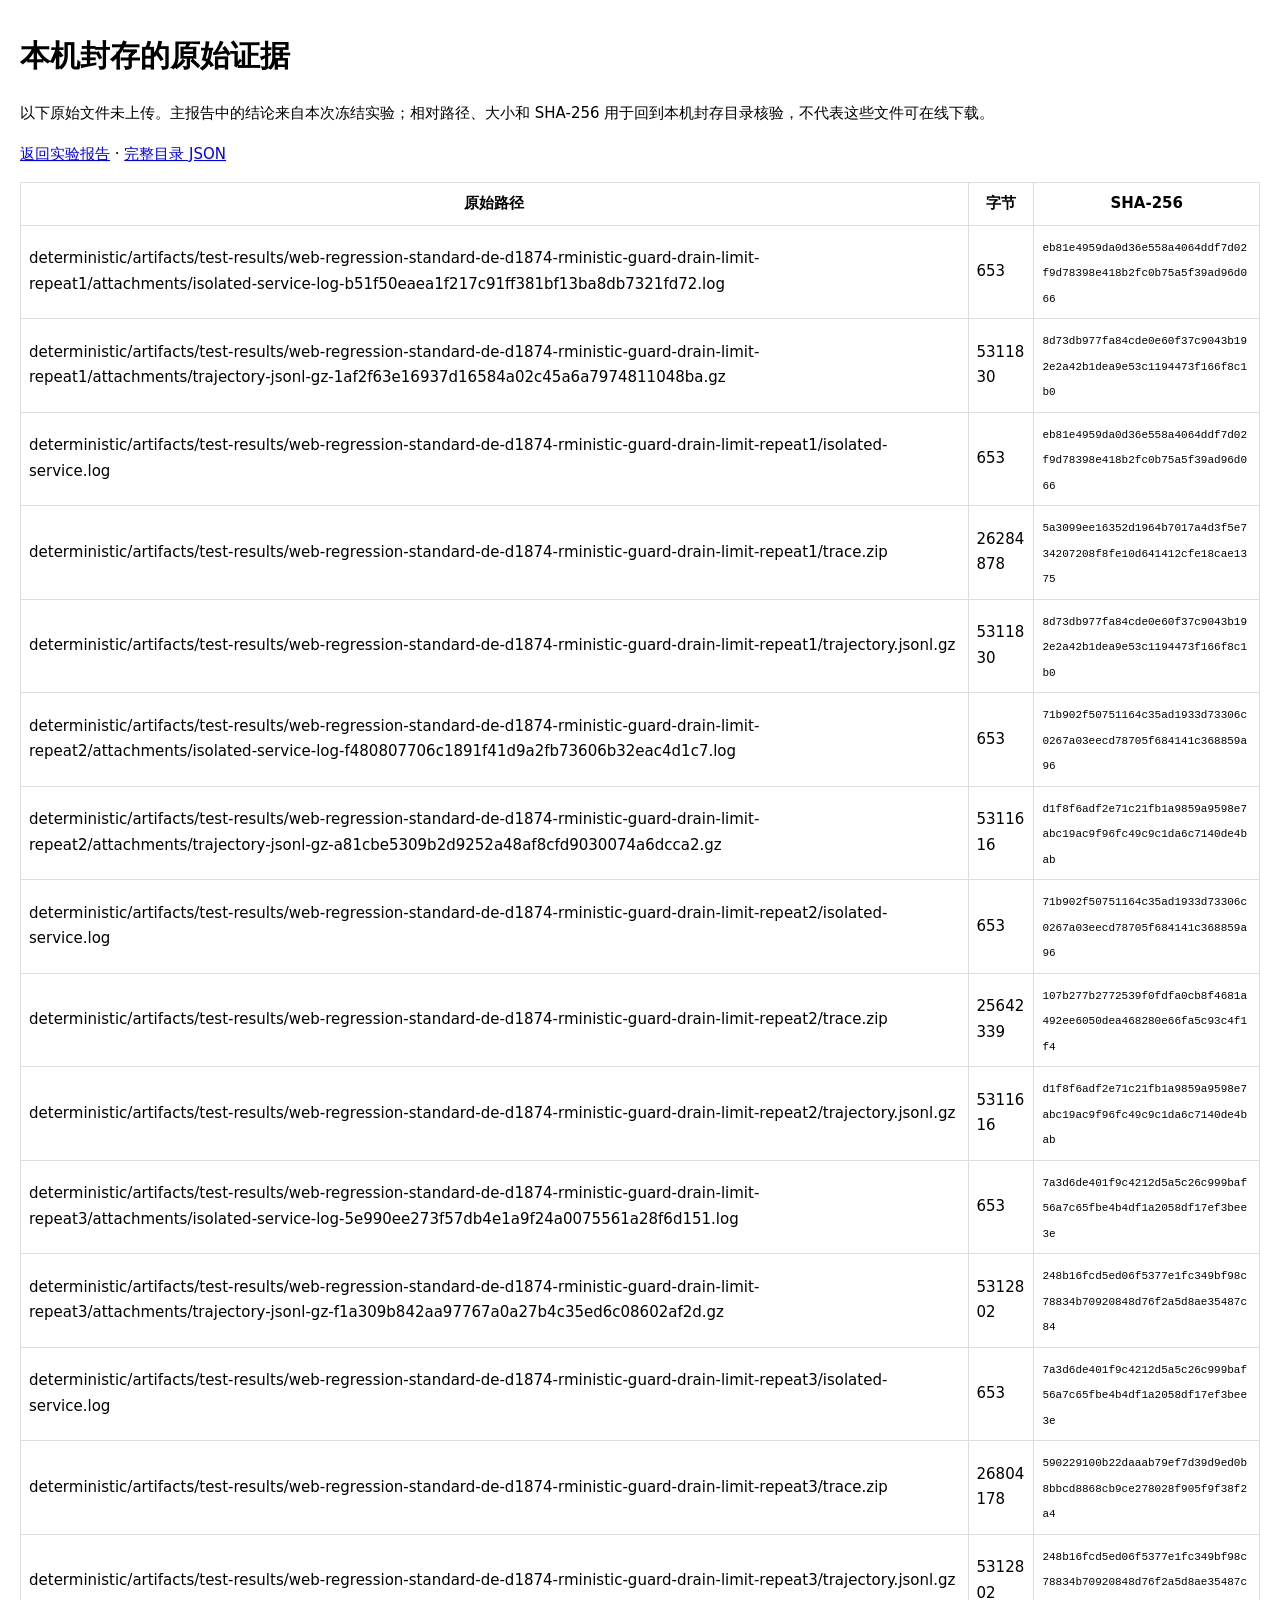
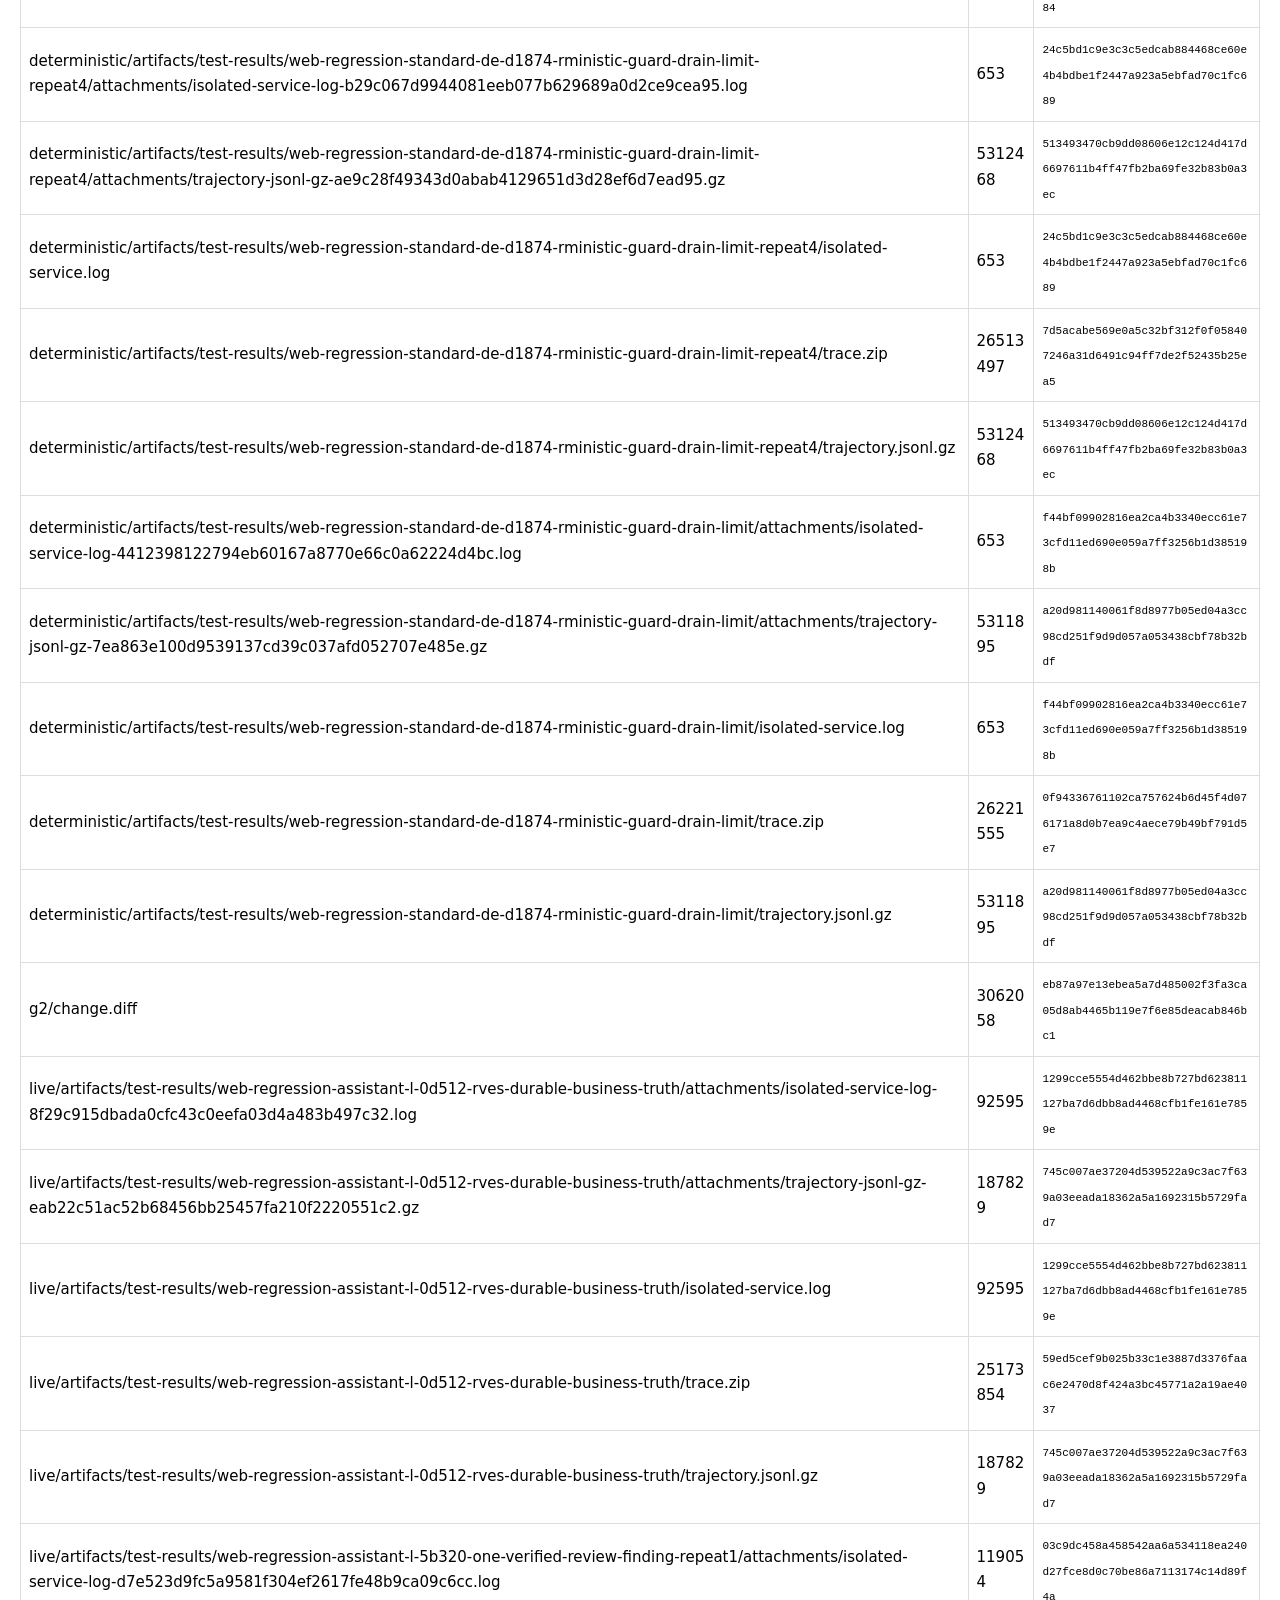
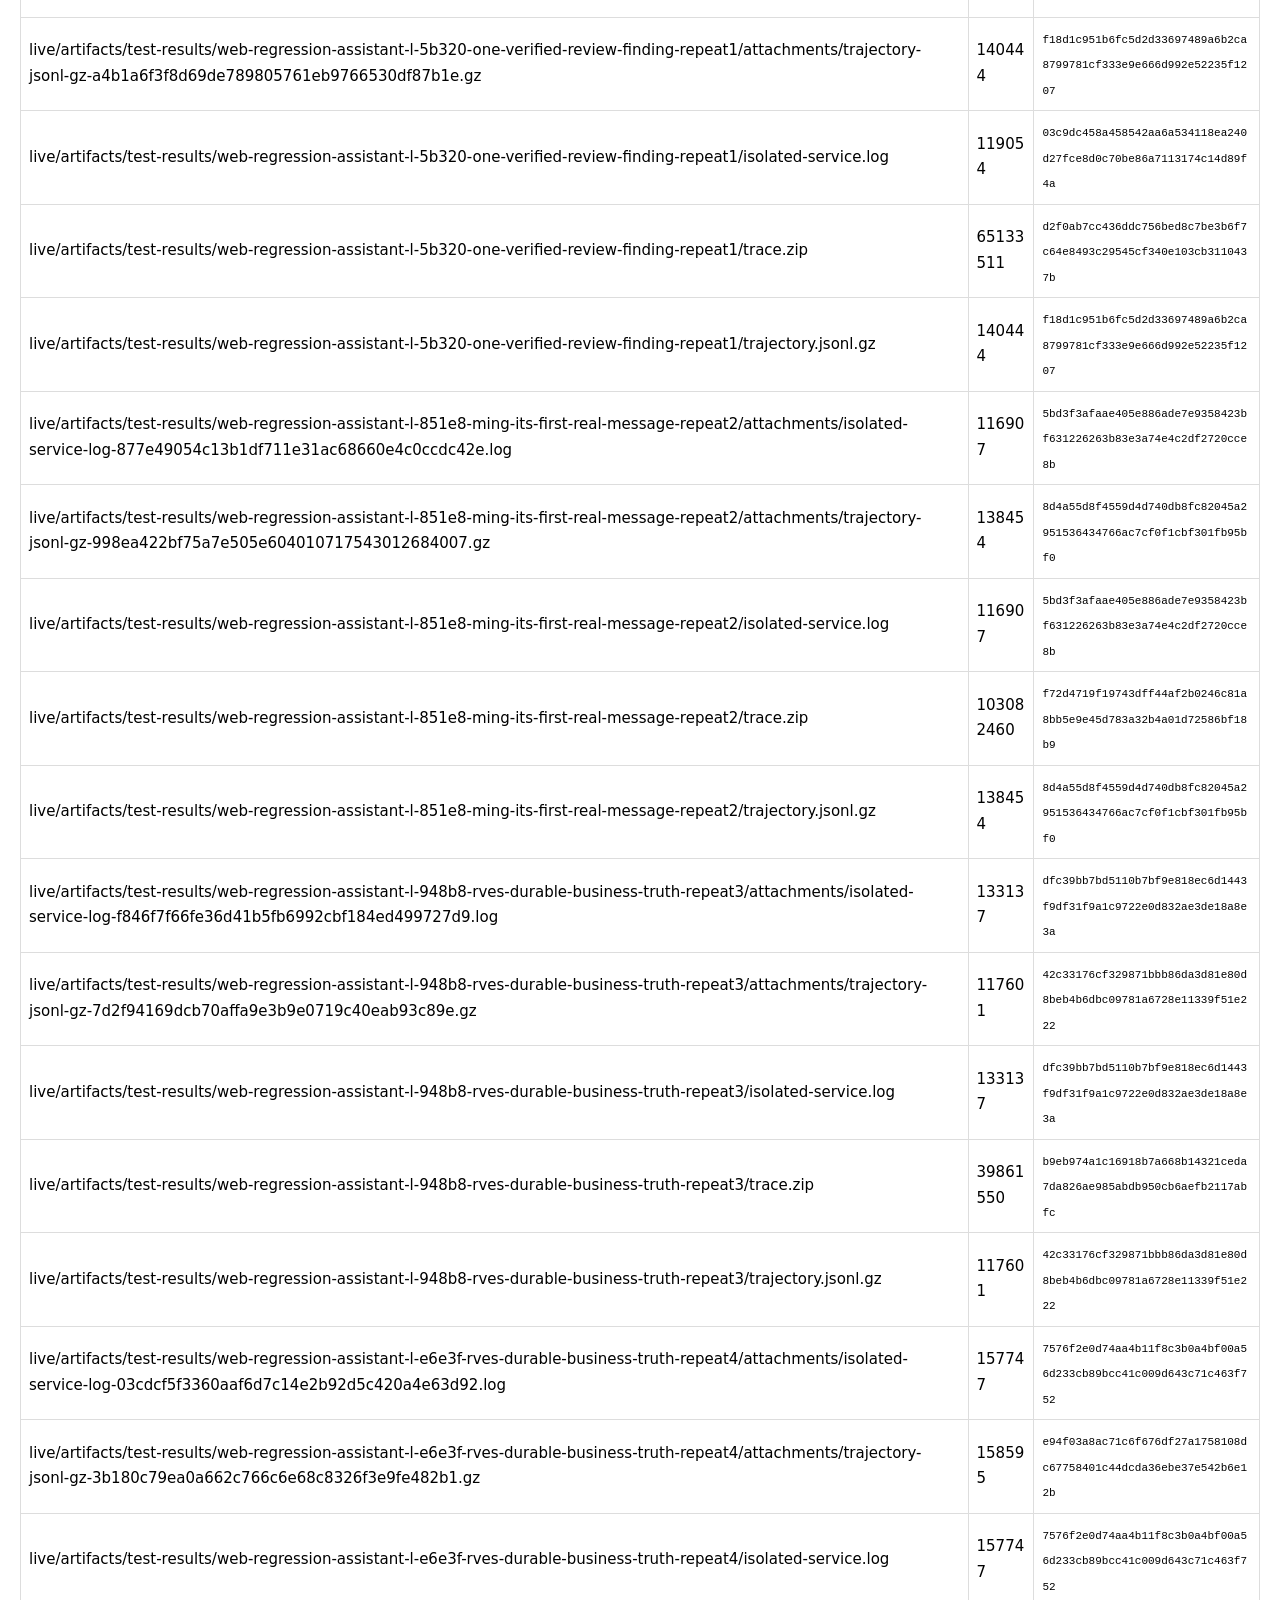
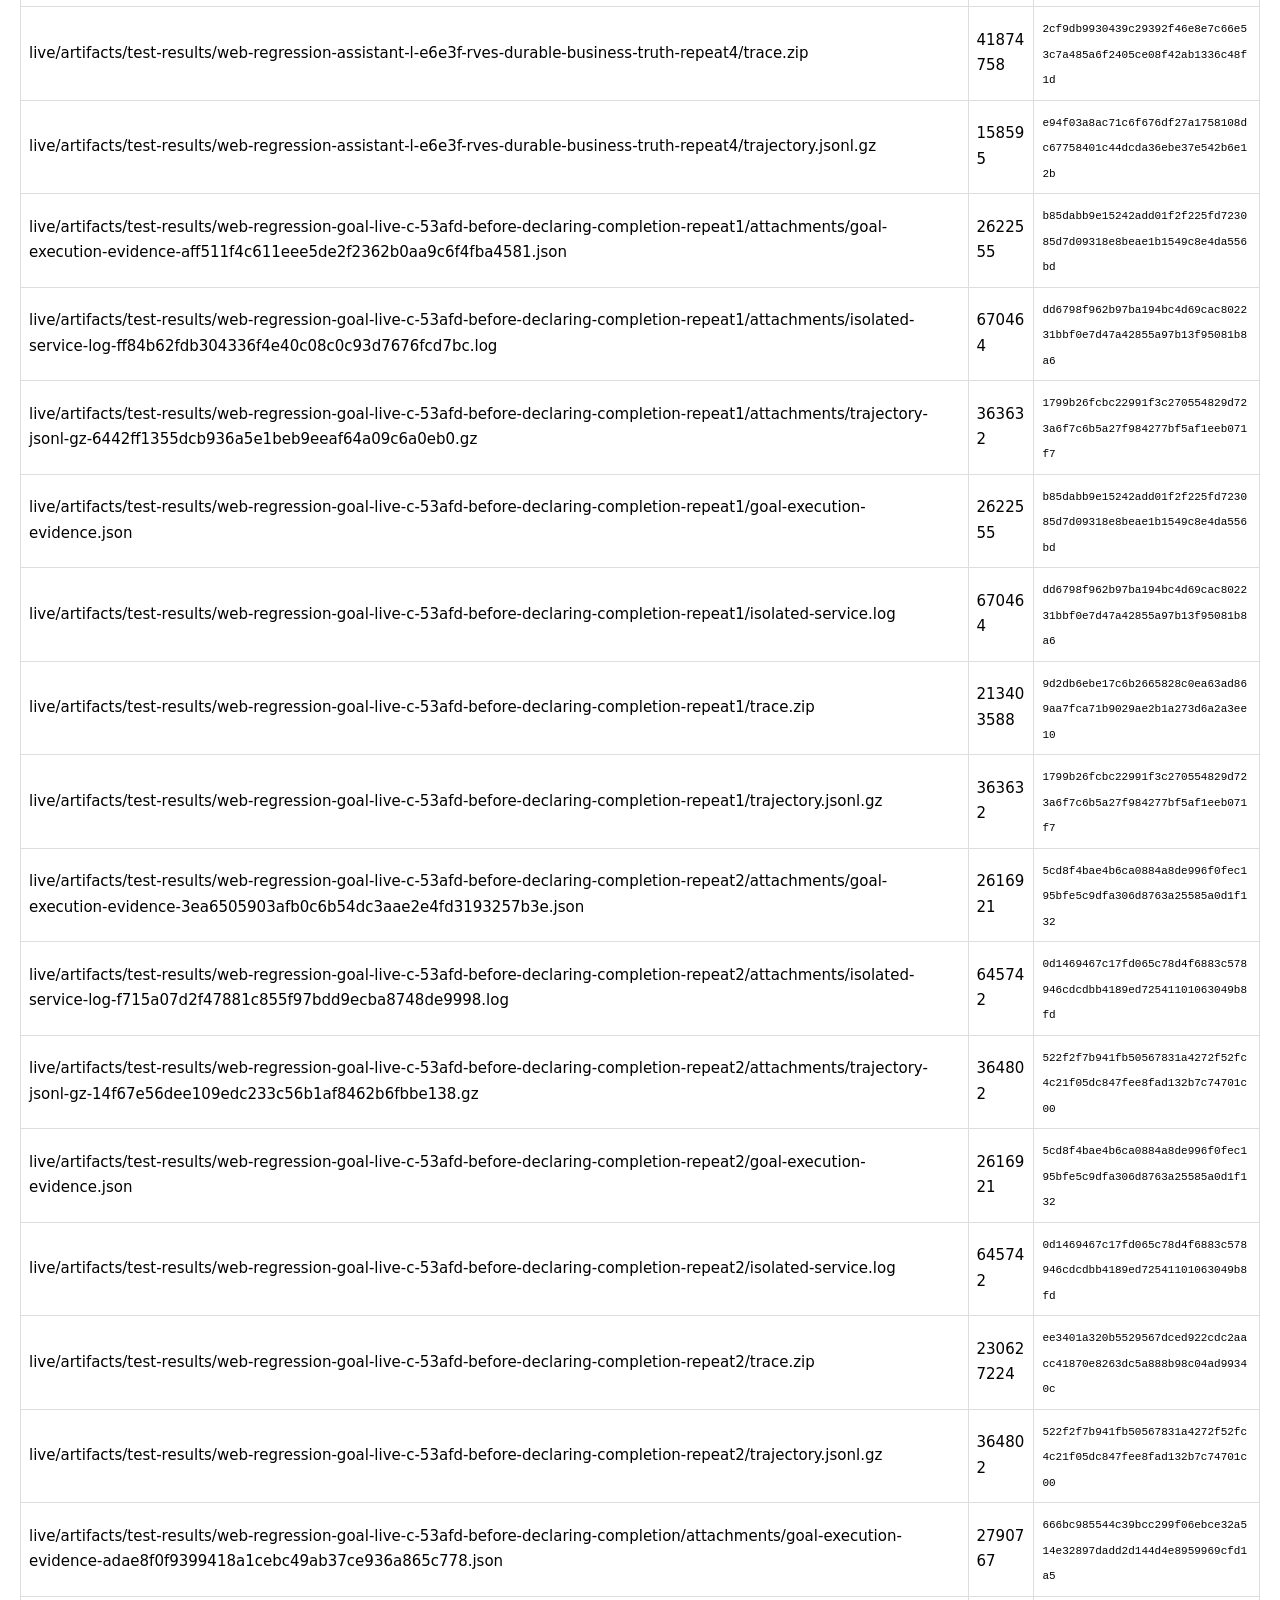
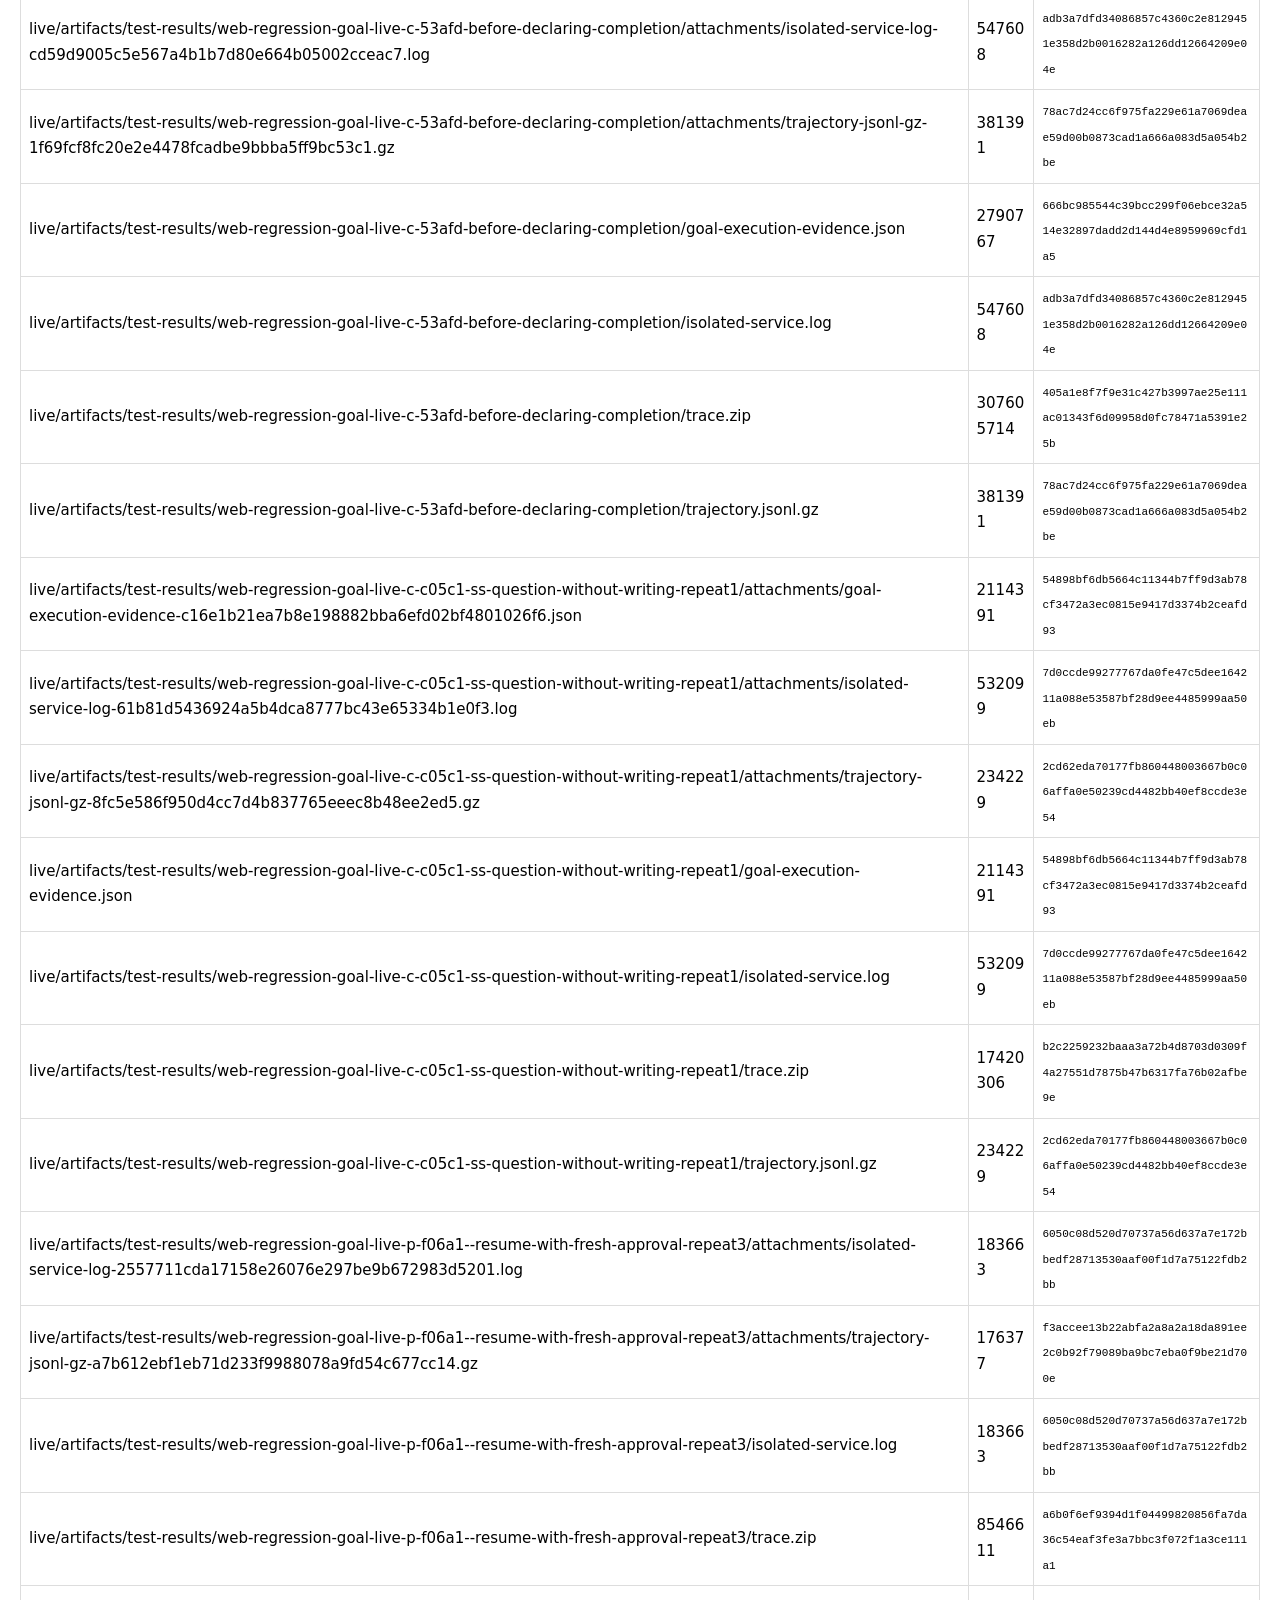
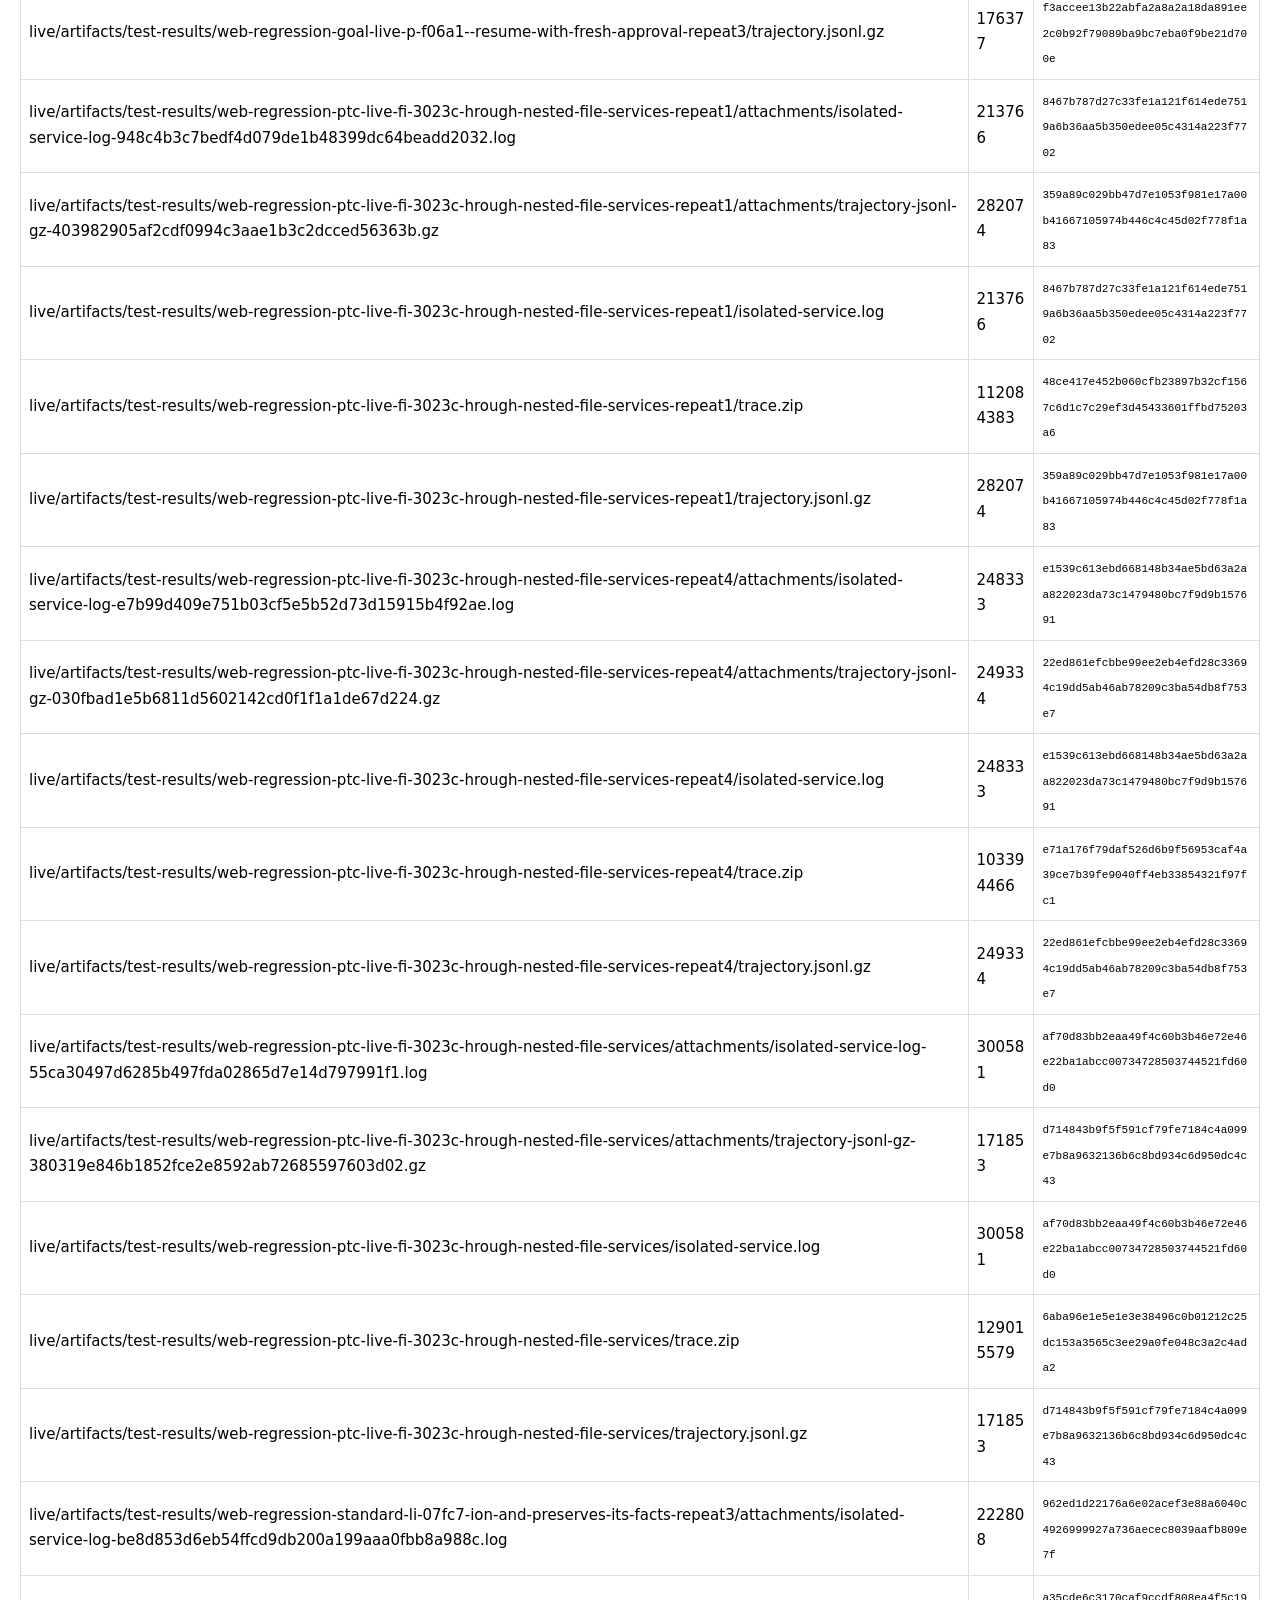
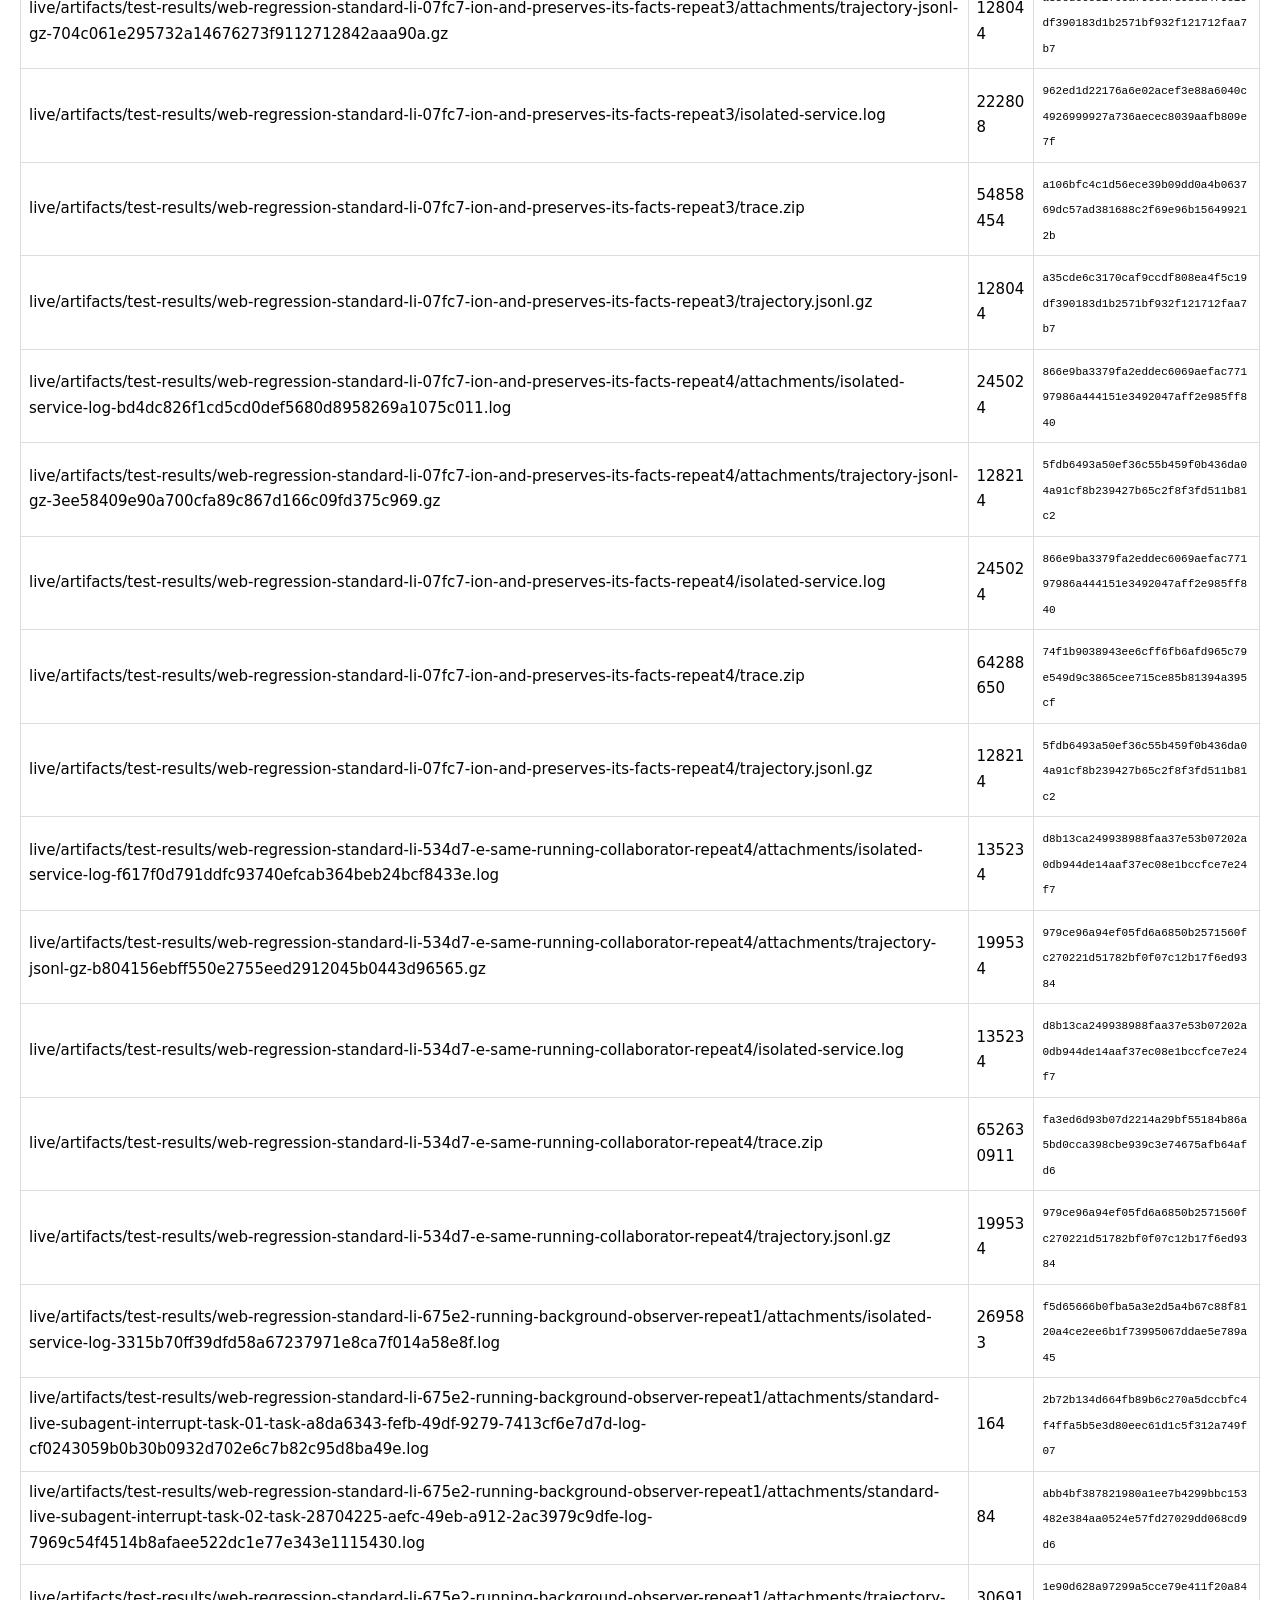
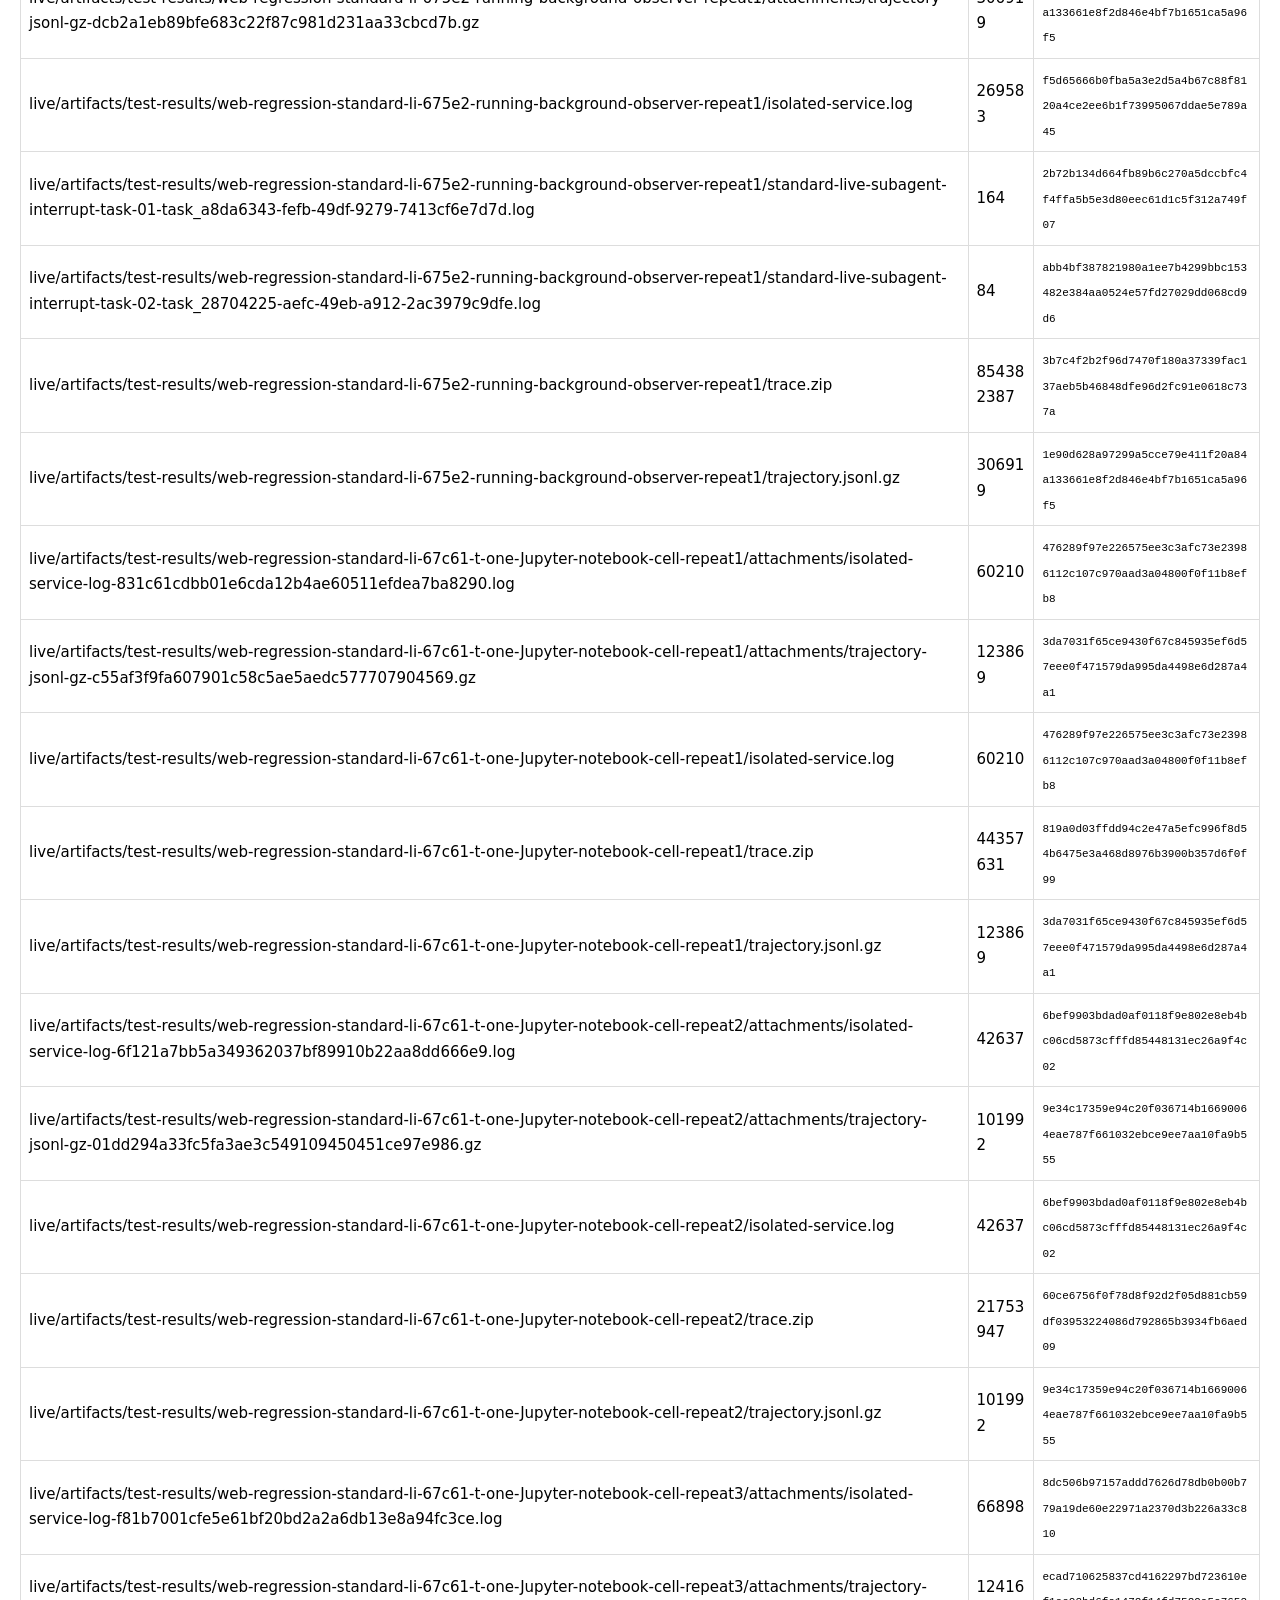
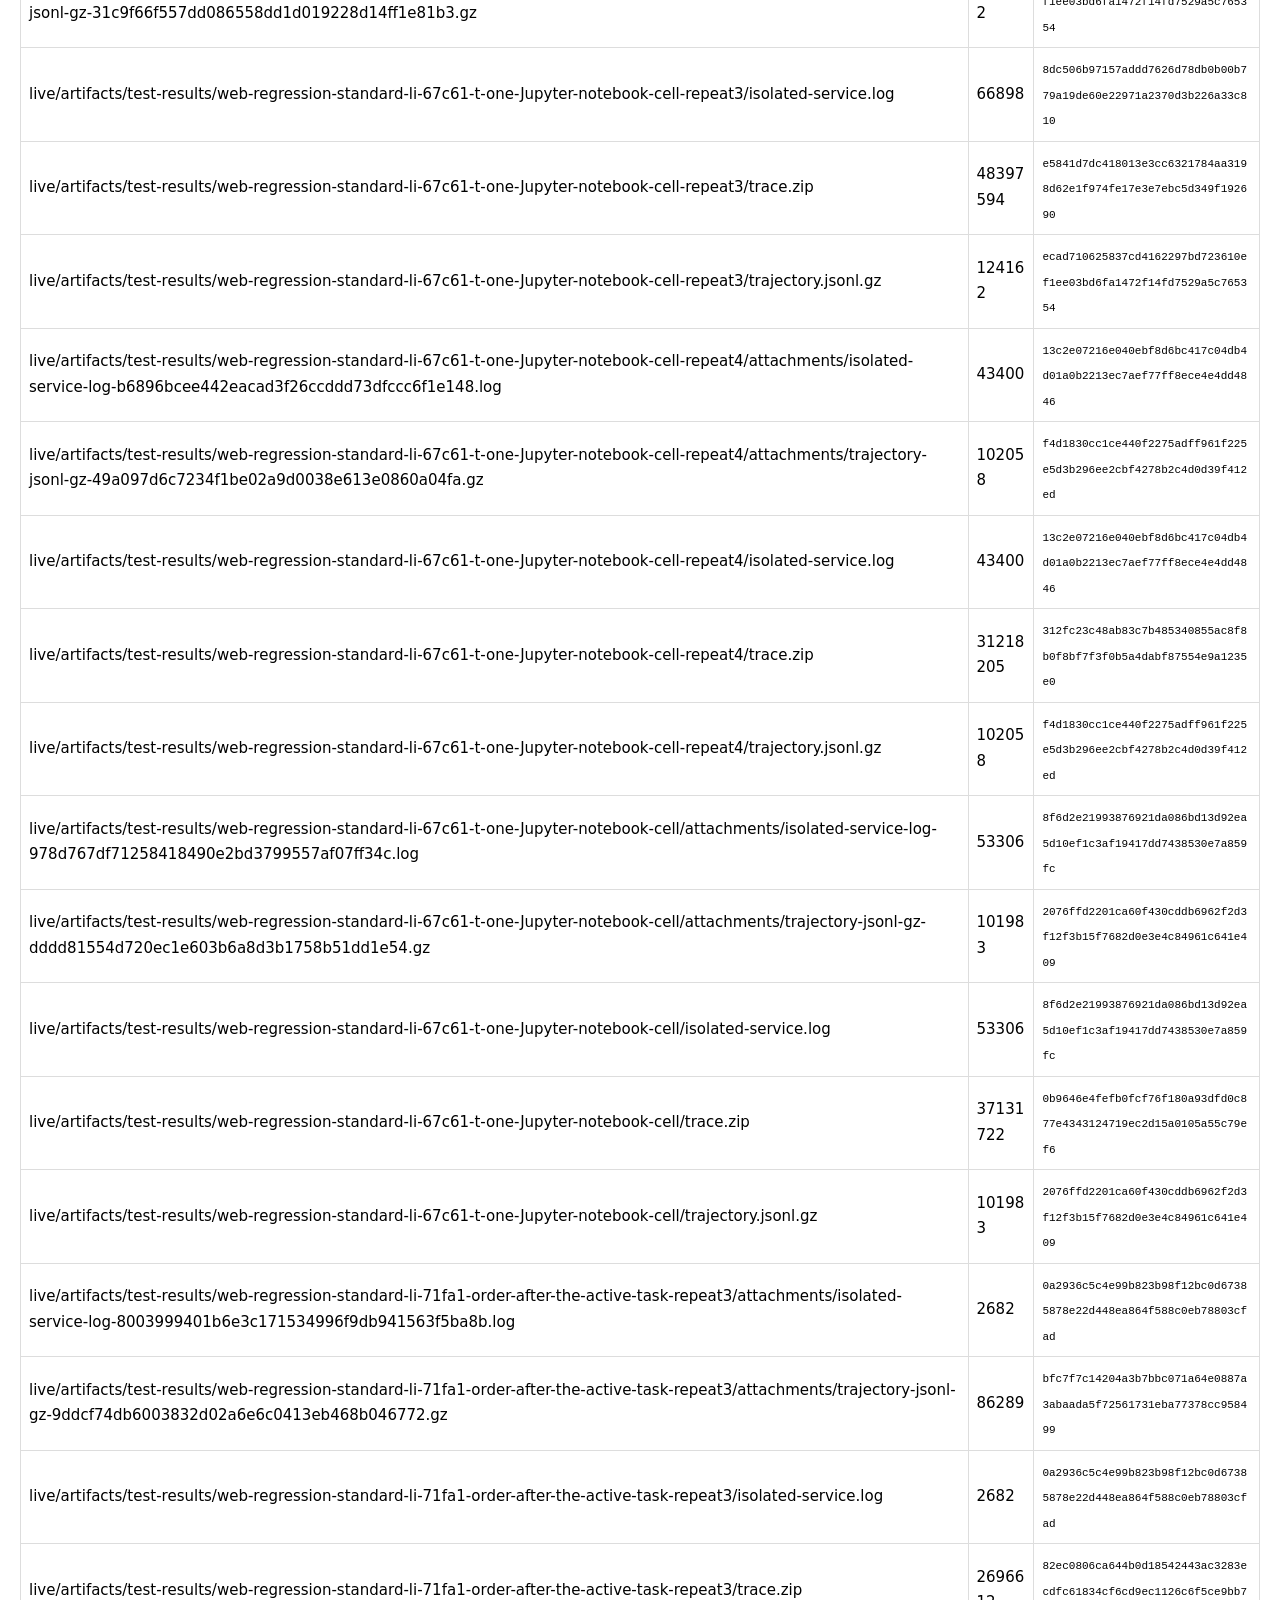
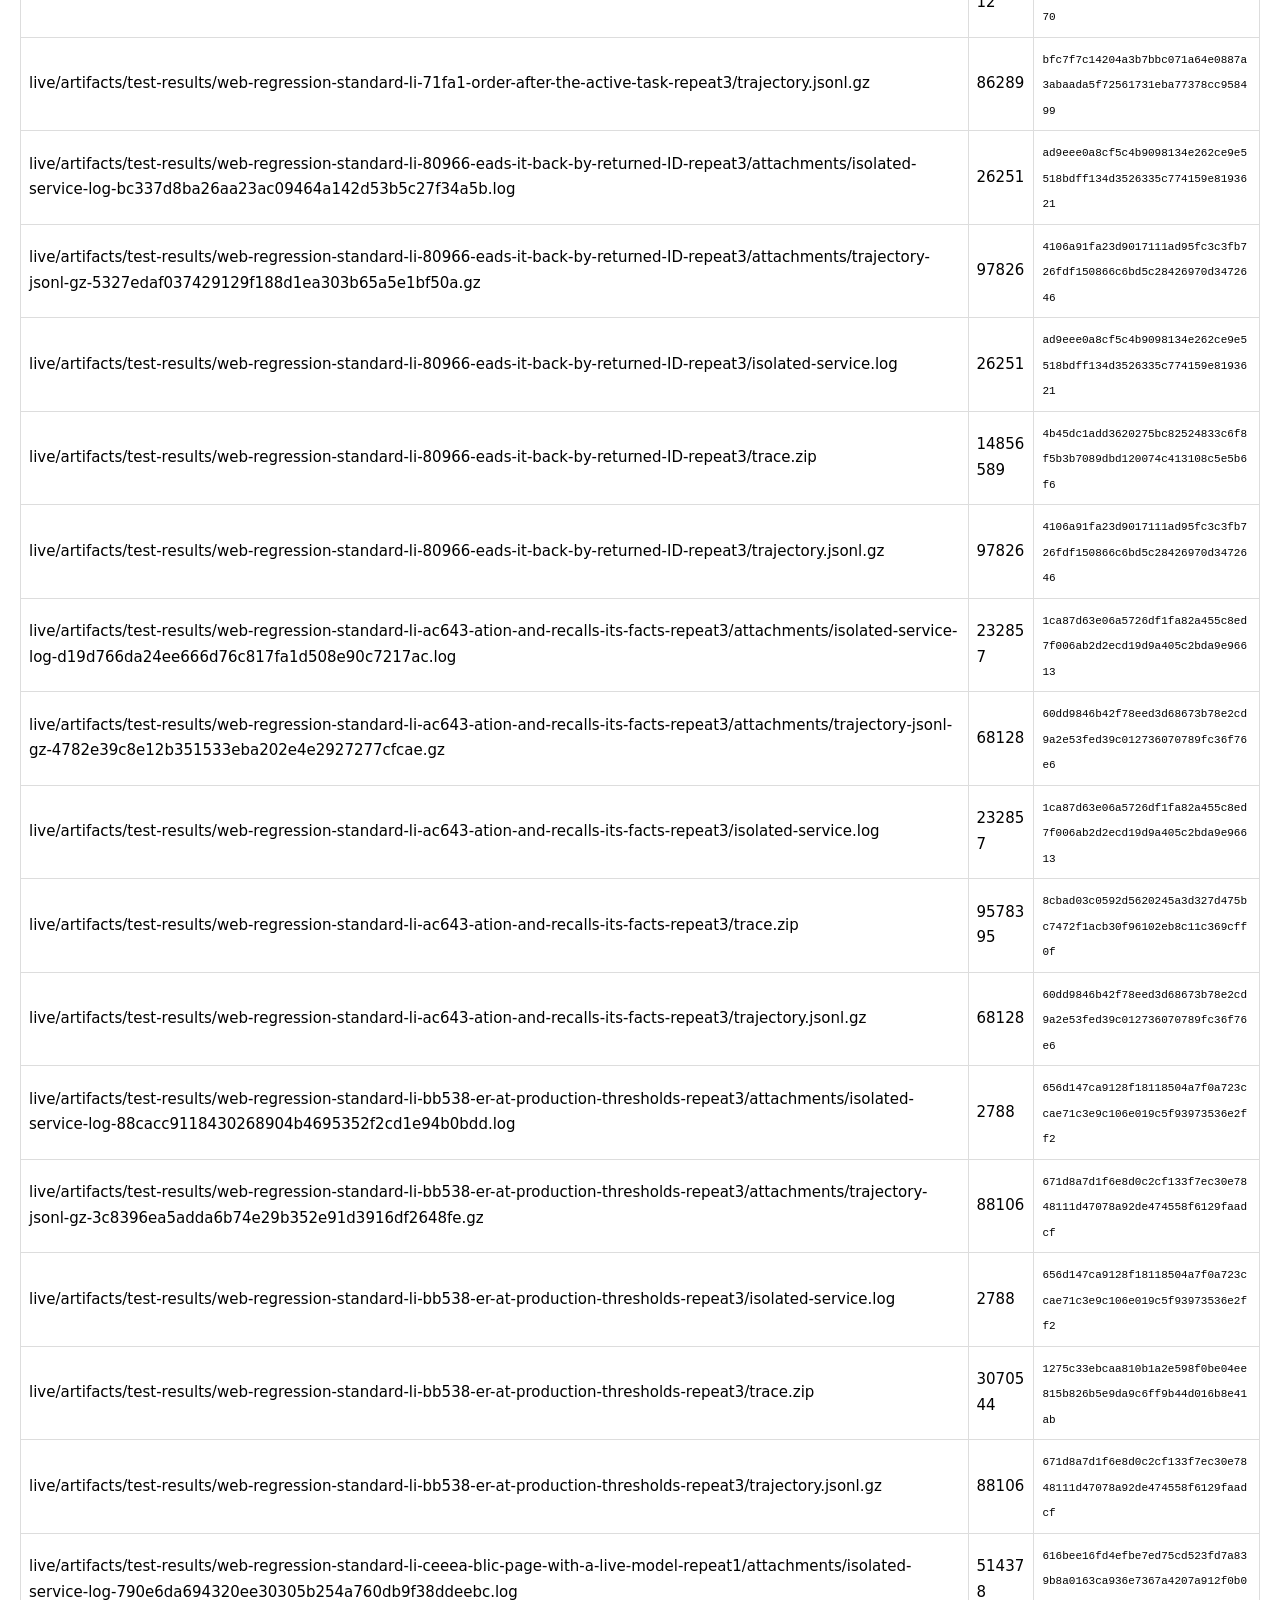
<file: uploads/2026-11-02--master-690ce4ac-204612/evidence-index.html>
<!doctype html><html lang="zh-CN"><meta charset="utf-8"><meta name="viewport" content="width=device-width,initial-scale=1"><title>本机封存证据</title><style>body{font:15px/1.7 system-ui;max-width:1300px;margin:30px auto;padding:0 20px}table{border-collapse:collapse;width:100%}td,th{border:1px solid #ddd;padding:8px;overflow-wrap:anywhere}code{font-size:11px}</style><h1>本机封存的原始证据</h1><p>以下原始文件未上传。主报告中的结论来自本次冻结实验；相对路径、大小和 SHA-256 用于回到本机封存目录核验，不代表这些文件可在线下载。</p><p><a href="index.html">返回实验报告</a> · <a href="evidence-index.json">完整目录 JSON</a></p><table><tr><th>原始路径</th><th>字节</th><th>SHA-256</th></tr><tr id="5e4fbd6ccfdfc148"><td>deterministic/artifacts/test-results/web-regression-standard-de-d1874-rministic-guard-drain-limit-repeat1/attachments/isolated-service-log-b51f50eaea1f217c91ff381bf13ba8db7321fd72.log</td><td>653</td><td><code>eb81e4959da0d36e558a4064ddf7d02f9d78398e418b2fc0b75a5f39ad96d066</code></td></tr><tr id="ac87aab220134e2a"><td>deterministic/artifacts/test-results/web-regression-standard-de-d1874-rministic-guard-drain-limit-repeat1/attachments/trajectory-jsonl-gz-1af2f63e16937d16584a02c45a6a7974811048ba.gz</td><td>5311830</td><td><code>8d73db977fa84cde0e60f37c9043b192e2a42b1dea9e53c1194473f166f8c1b0</code></td></tr><tr id="91a0b49c31c9ccc1"><td>deterministic/artifacts/test-results/web-regression-standard-de-d1874-rministic-guard-drain-limit-repeat1/isolated-service.log</td><td>653</td><td><code>eb81e4959da0d36e558a4064ddf7d02f9d78398e418b2fc0b75a5f39ad96d066</code></td></tr><tr id="80bb278d7586f1ed"><td>deterministic/artifacts/test-results/web-regression-standard-de-d1874-rministic-guard-drain-limit-repeat1/trace.zip</td><td>26284878</td><td><code>5a3099ee16352d1964b7017a4d3f5e734207208f8fe10d641412cfe18cae1375</code></td></tr><tr id="325688363575ea7f"><td>deterministic/artifacts/test-results/web-regression-standard-de-d1874-rministic-guard-drain-limit-repeat1/trajectory.jsonl.gz</td><td>5311830</td><td><code>8d73db977fa84cde0e60f37c9043b192e2a42b1dea9e53c1194473f166f8c1b0</code></td></tr><tr id="9b3299bf212d35dc"><td>deterministic/artifacts/test-results/web-regression-standard-de-d1874-rministic-guard-drain-limit-repeat2/attachments/isolated-service-log-f480807706c1891f41d9a2fb73606b32eac4d1c7.log</td><td>653</td><td><code>71b902f50751164c35ad1933d73306c0267a03eecd78705f684141c368859a96</code></td></tr><tr id="269ea1dfbbe98341"><td>deterministic/artifacts/test-results/web-regression-standard-de-d1874-rministic-guard-drain-limit-repeat2/attachments/trajectory-jsonl-gz-a81cbe5309b2d9252a48af8cfd9030074a6dcca2.gz</td><td>5311616</td><td><code>d1f8f6adf2e71c21fb1a9859a9598e7abc19ac9f96fc49c9c1da6c7140de4bab</code></td></tr><tr id="c4bf1da6da8f5f91"><td>deterministic/artifacts/test-results/web-regression-standard-de-d1874-rministic-guard-drain-limit-repeat2/isolated-service.log</td><td>653</td><td><code>71b902f50751164c35ad1933d73306c0267a03eecd78705f684141c368859a96</code></td></tr><tr id="44e4d4b3876182fc"><td>deterministic/artifacts/test-results/web-regression-standard-de-d1874-rministic-guard-drain-limit-repeat2/trace.zip</td><td>25642339</td><td><code>107b277b2772539f0fdfa0cb8f4681a492ee6050dea468280e66fa5c93c4f1f4</code></td></tr><tr id="85f0792541dc003d"><td>deterministic/artifacts/test-results/web-regression-standard-de-d1874-rministic-guard-drain-limit-repeat2/trajectory.jsonl.gz</td><td>5311616</td><td><code>d1f8f6adf2e71c21fb1a9859a9598e7abc19ac9f96fc49c9c1da6c7140de4bab</code></td></tr><tr id="ef939bdfc39a1eea"><td>deterministic/artifacts/test-results/web-regression-standard-de-d1874-rministic-guard-drain-limit-repeat3/attachments/isolated-service-log-5e990ee273f57db4e1a9f24a0075561a28f6d151.log</td><td>653</td><td><code>7a3d6de401f9c4212d5a5c26c999baf56a7c65fbe4b4df1a2058df17ef3bee3e</code></td></tr><tr id="7ce5b6fa8db1dfe0"><td>deterministic/artifacts/test-results/web-regression-standard-de-d1874-rministic-guard-drain-limit-repeat3/attachments/trajectory-jsonl-gz-f1a309b842aa97767a0a27b4c35ed6c08602af2d.gz</td><td>5312802</td><td><code>248b16fcd5ed06f5377e1fc349bf98c78834b70920848d76f2a5d8ae35487c84</code></td></tr><tr id="a9b6b0b1c59e48ce"><td>deterministic/artifacts/test-results/web-regression-standard-de-d1874-rministic-guard-drain-limit-repeat3/isolated-service.log</td><td>653</td><td><code>7a3d6de401f9c4212d5a5c26c999baf56a7c65fbe4b4df1a2058df17ef3bee3e</code></td></tr><tr id="ec76cd7fa43eac18"><td>deterministic/artifacts/test-results/web-regression-standard-de-d1874-rministic-guard-drain-limit-repeat3/trace.zip</td><td>26804178</td><td><code>590229100b22daaab79ef7d39d9ed0b8bbcd8868cb9ce278028f905f9f38f2a4</code></td></tr><tr id="a9852a981304e42c"><td>deterministic/artifacts/test-results/web-regression-standard-de-d1874-rministic-guard-drain-limit-repeat3/trajectory.jsonl.gz</td><td>5312802</td><td><code>248b16fcd5ed06f5377e1fc349bf98c78834b70920848d76f2a5d8ae35487c84</code></td></tr><tr id="e904d673a6068efa"><td>deterministic/artifacts/test-results/web-regression-standard-de-d1874-rministic-guard-drain-limit-repeat4/attachments/isolated-service-log-b29c067d9944081eeb077b629689a0d2ce9cea95.log</td><td>653</td><td><code>24c5bd1c9e3c3c5edcab884468ce60e4b4bdbe1f2447a923a5ebfad70c1fc689</code></td></tr><tr id="70f88d1d2c969eb9"><td>deterministic/artifacts/test-results/web-regression-standard-de-d1874-rministic-guard-drain-limit-repeat4/attachments/trajectory-jsonl-gz-ae9c28f49343d0abab4129651d3d28ef6d7ead95.gz</td><td>5312468</td><td><code>513493470cb9dd08606e12c124d417d6697611b4ff47fb2ba69fe32b83b0a3ec</code></td></tr><tr id="36d570307d5c47e3"><td>deterministic/artifacts/test-results/web-regression-standard-de-d1874-rministic-guard-drain-limit-repeat4/isolated-service.log</td><td>653</td><td><code>24c5bd1c9e3c3c5edcab884468ce60e4b4bdbe1f2447a923a5ebfad70c1fc689</code></td></tr><tr id="ff1186466b51b519"><td>deterministic/artifacts/test-results/web-regression-standard-de-d1874-rministic-guard-drain-limit-repeat4/trace.zip</td><td>26513497</td><td><code>7d5acabe569e0a5c32bf312f0f058407246a31d6491c94ff7de2f52435b25ea5</code></td></tr><tr id="67722b0caa809ade"><td>deterministic/artifacts/test-results/web-regression-standard-de-d1874-rministic-guard-drain-limit-repeat4/trajectory.jsonl.gz</td><td>5312468</td><td><code>513493470cb9dd08606e12c124d417d6697611b4ff47fb2ba69fe32b83b0a3ec</code></td></tr><tr id="4eb0136094ee77a9"><td>deterministic/artifacts/test-results/web-regression-standard-de-d1874-rministic-guard-drain-limit/attachments/isolated-service-log-4412398122794eb60167a8770e66c0a62224d4bc.log</td><td>653</td><td><code>f44bf09902816ea2ca4b3340ecc61e73cfd11ed690e059a7ff3256b1d385198b</code></td></tr><tr id="7106cbfbf796b9c0"><td>deterministic/artifacts/test-results/web-regression-standard-de-d1874-rministic-guard-drain-limit/attachments/trajectory-jsonl-gz-7ea863e100d9539137cd39c037afd052707e485e.gz</td><td>5311895</td><td><code>a20d981140061f8d8977b05ed04a3cc98cd251f9d9d057a053438cbf78b32bdf</code></td></tr><tr id="89683ef096752f9c"><td>deterministic/artifacts/test-results/web-regression-standard-de-d1874-rministic-guard-drain-limit/isolated-service.log</td><td>653</td><td><code>f44bf09902816ea2ca4b3340ecc61e73cfd11ed690e059a7ff3256b1d385198b</code></td></tr><tr id="ef06155b1de85419"><td>deterministic/artifacts/test-results/web-regression-standard-de-d1874-rministic-guard-drain-limit/trace.zip</td><td>26221555</td><td><code>0f94336761102ca757624b6d45f4d076171a8d0b7ea9c4aece79b49bf791d5e7</code></td></tr><tr id="9ba65ca1861f1751"><td>deterministic/artifacts/test-results/web-regression-standard-de-d1874-rministic-guard-drain-limit/trajectory.jsonl.gz</td><td>5311895</td><td><code>a20d981140061f8d8977b05ed04a3cc98cd251f9d9d057a053438cbf78b32bdf</code></td></tr><tr id="db148689fca1dd1d"><td>g2/change.diff</td><td>3062058</td><td><code>eb87a97e13ebea5a7d485002f3fa3ca05d8ab4465b119e7f6e85deacab846bc1</code></td></tr><tr id="fe0b270028a861fa"><td>live/artifacts/test-results/web-regression-assistant-l-0d512-rves-durable-business-truth/attachments/isolated-service-log-8f29c915dbada0cfc43c0eefa03d4a483b497c32.log</td><td>92595</td><td><code>1299cce5554d462bbe8b727bd623811127ba7d6dbb8ad4468cfb1fe161e7859e</code></td></tr><tr id="861605357f8948e1"><td>live/artifacts/test-results/web-regression-assistant-l-0d512-rves-durable-business-truth/attachments/trajectory-jsonl-gz-eab22c51ac52b68456bb25457fa210f2220551c2.gz</td><td>187829</td><td><code>745c007ae37204d539522a9c3ac7f639a03eeada18362a5a1692315b5729fad7</code></td></tr><tr id="3c673de2e94577ba"><td>live/artifacts/test-results/web-regression-assistant-l-0d512-rves-durable-business-truth/isolated-service.log</td><td>92595</td><td><code>1299cce5554d462bbe8b727bd623811127ba7d6dbb8ad4468cfb1fe161e7859e</code></td></tr><tr id="0660bb9a96dd3830"><td>live/artifacts/test-results/web-regression-assistant-l-0d512-rves-durable-business-truth/trace.zip</td><td>25173854</td><td><code>59ed5cef9b025b33c1e3887d3376faac6e2470d8f424a3bc45771a2a19ae4037</code></td></tr><tr id="e4e316e7ba42d0c3"><td>live/artifacts/test-results/web-regression-assistant-l-0d512-rves-durable-business-truth/trajectory.jsonl.gz</td><td>187829</td><td><code>745c007ae37204d539522a9c3ac7f639a03eeada18362a5a1692315b5729fad7</code></td></tr><tr id="58598c4fb1f6676c"><td>live/artifacts/test-results/web-regression-assistant-l-5b320-one-verified-review-finding-repeat1/attachments/isolated-service-log-d7e523d9fc5a9581f304ef2617fe48b9ca09c6cc.log</td><td>119054</td><td><code>03c9dc458a458542aa6a534118ea240d27fce8d0c70be86a7113174c14d89f4a</code></td></tr><tr id="ebc7aaa6d2e9f4af"><td>live/artifacts/test-results/web-regression-assistant-l-5b320-one-verified-review-finding-repeat1/attachments/trajectory-jsonl-gz-a4b1a6f3f8d69de789805761eb9766530df87b1e.gz</td><td>140444</td><td><code>f18d1c951b6fc5d2d33697489a6b2ca8799781cf333e9e666d992e52235f1207</code></td></tr><tr id="9567cba92f31f78f"><td>live/artifacts/test-results/web-regression-assistant-l-5b320-one-verified-review-finding-repeat1/isolated-service.log</td><td>119054</td><td><code>03c9dc458a458542aa6a534118ea240d27fce8d0c70be86a7113174c14d89f4a</code></td></tr><tr id="182bad1bc73d67e9"><td>live/artifacts/test-results/web-regression-assistant-l-5b320-one-verified-review-finding-repeat1/trace.zip</td><td>65133511</td><td><code>d2f0ab7cc436ddc756bed8c7be3b6f7c64e8493c29545cf340e103cb3110437b</code></td></tr><tr id="7de921110267e3e0"><td>live/artifacts/test-results/web-regression-assistant-l-5b320-one-verified-review-finding-repeat1/trajectory.jsonl.gz</td><td>140444</td><td><code>f18d1c951b6fc5d2d33697489a6b2ca8799781cf333e9e666d992e52235f1207</code></td></tr><tr id="9acdf9f19ecd8726"><td>live/artifacts/test-results/web-regression-assistant-l-851e8-ming-its-first-real-message-repeat2/attachments/isolated-service-log-877e49054c13b1df711e31ac68660e4c0ccdc42e.log</td><td>116907</td><td><code>5bd3f3afaae405e886ade7e9358423bf631226263b83e3a74e4c2df2720cce8b</code></td></tr><tr id="a9d4067613799050"><td>live/artifacts/test-results/web-regression-assistant-l-851e8-ming-its-first-real-message-repeat2/attachments/trajectory-jsonl-gz-998ea422bf75a7e505e604010717543012684007.gz</td><td>138454</td><td><code>8d4a55d8f4559d4d740db8fc82045a2951536434766ac7cf0f1cbf301fb95bf0</code></td></tr><tr id="0de81140dee41616"><td>live/artifacts/test-results/web-regression-assistant-l-851e8-ming-its-first-real-message-repeat2/isolated-service.log</td><td>116907</td><td><code>5bd3f3afaae405e886ade7e9358423bf631226263b83e3a74e4c2df2720cce8b</code></td></tr><tr id="514a2d8922d51346"><td>live/artifacts/test-results/web-regression-assistant-l-851e8-ming-its-first-real-message-repeat2/trace.zip</td><td>103082460</td><td><code>f72d4719f19743dff44af2b0246c81a8bb5e9e45d783a32b4a01d72586bf18b9</code></td></tr><tr id="48b242043884ee79"><td>live/artifacts/test-results/web-regression-assistant-l-851e8-ming-its-first-real-message-repeat2/trajectory.jsonl.gz</td><td>138454</td><td><code>8d4a55d8f4559d4d740db8fc82045a2951536434766ac7cf0f1cbf301fb95bf0</code></td></tr><tr id="4d7eb7fde3e1083c"><td>live/artifacts/test-results/web-regression-assistant-l-948b8-rves-durable-business-truth-repeat3/attachments/isolated-service-log-f846f7f66fe36d41b5fb6992cbf184ed499727d9.log</td><td>133137</td><td><code>dfc39bb7bd5110b7bf9e818ec6d1443f9df31f9a1c9722e0d832ae3de18a8e3a</code></td></tr><tr id="9bf70091e58e10e6"><td>live/artifacts/test-results/web-regression-assistant-l-948b8-rves-durable-business-truth-repeat3/attachments/trajectory-jsonl-gz-7d2f94169dcb70affa9e3b9e0719c40eab93c89e.gz</td><td>117601</td><td><code>42c33176cf329871bbb86da3d81e80d8beb4b6dbc09781a6728e11339f51e222</code></td></tr><tr id="1831ce5e199eac15"><td>live/artifacts/test-results/web-regression-assistant-l-948b8-rves-durable-business-truth-repeat3/isolated-service.log</td><td>133137</td><td><code>dfc39bb7bd5110b7bf9e818ec6d1443f9df31f9a1c9722e0d832ae3de18a8e3a</code></td></tr><tr id="73fc64831931e8ff"><td>live/artifacts/test-results/web-regression-assistant-l-948b8-rves-durable-business-truth-repeat3/trace.zip</td><td>39861550</td><td><code>b9eb974a1c16918b7a668b14321ceda7da826ae985abdb950cb6aefb2117abfc</code></td></tr><tr id="c597557b28052052"><td>live/artifacts/test-results/web-regression-assistant-l-948b8-rves-durable-business-truth-repeat3/trajectory.jsonl.gz</td><td>117601</td><td><code>42c33176cf329871bbb86da3d81e80d8beb4b6dbc09781a6728e11339f51e222</code></td></tr><tr id="08209631d4de0eb5"><td>live/artifacts/test-results/web-regression-assistant-l-e6e3f-rves-durable-business-truth-repeat4/attachments/isolated-service-log-03cdcf5f3360aaf6d7c14e2b92d5c420a4e63d92.log</td><td>157747</td><td><code>7576f2e0d74aa4b11f8c3b0a4bf00a56d233cb89bcc41c009d643c71c463f752</code></td></tr><tr id="0e86c00aceabf2ca"><td>live/artifacts/test-results/web-regression-assistant-l-e6e3f-rves-durable-business-truth-repeat4/attachments/trajectory-jsonl-gz-3b180c79ea0a662c766c6e68c8326f3e9fe482b1.gz</td><td>158595</td><td><code>e94f03a8ac71c6f676df27a1758108dc67758401c44dcda36ebe37e542b6e12b</code></td></tr><tr id="100f33f6749be023"><td>live/artifacts/test-results/web-regression-assistant-l-e6e3f-rves-durable-business-truth-repeat4/isolated-service.log</td><td>157747</td><td><code>7576f2e0d74aa4b11f8c3b0a4bf00a56d233cb89bcc41c009d643c71c463f752</code></td></tr><tr id="d35ff386b1362ead"><td>live/artifacts/test-results/web-regression-assistant-l-e6e3f-rves-durable-business-truth-repeat4/trace.zip</td><td>41874758</td><td><code>2cf9db9930439c29392f46e8e7c66e53c7a485a6f2405ce08f42ab1336c48f1d</code></td></tr><tr id="a8f6468ec5a09cdf"><td>live/artifacts/test-results/web-regression-assistant-l-e6e3f-rves-durable-business-truth-repeat4/trajectory.jsonl.gz</td><td>158595</td><td><code>e94f03a8ac71c6f676df27a1758108dc67758401c44dcda36ebe37e542b6e12b</code></td></tr><tr id="694bdc5e379fa484"><td>live/artifacts/test-results/web-regression-goal-live-c-53afd-before-declaring-completion-repeat1/attachments/goal-execution-evidence-aff511f4c611eee5de2f2362b0aa9c6f4fba4581.json</td><td>2622555</td><td><code>b85dabb9e15242add01f2f225fd723085d7d09318e8beae1b1549c8e4da556bd</code></td></tr><tr id="1e2cc9ae3143d137"><td>live/artifacts/test-results/web-regression-goal-live-c-53afd-before-declaring-completion-repeat1/attachments/isolated-service-log-ff84b62fdb304336f4e40c08c0c93d7676fcd7bc.log</td><td>670464</td><td><code>dd6798f962b97ba194bc4d69cac802231bbf0e7d47a42855a97b13f95081b8a6</code></td></tr><tr id="4d1f49677a1cfce7"><td>live/artifacts/test-results/web-regression-goal-live-c-53afd-before-declaring-completion-repeat1/attachments/trajectory-jsonl-gz-6442ff1355dcb936a5e1beb9eeaf64a09c6a0eb0.gz</td><td>363632</td><td><code>1799b26fcbc22991f3c270554829d723a6f7c6b5a27f984277bf5af1eeb071f7</code></td></tr><tr id="5ec46feea5c68253"><td>live/artifacts/test-results/web-regression-goal-live-c-53afd-before-declaring-completion-repeat1/goal-execution-evidence.json</td><td>2622555</td><td><code>b85dabb9e15242add01f2f225fd723085d7d09318e8beae1b1549c8e4da556bd</code></td></tr><tr id="0e7ca04ff2976482"><td>live/artifacts/test-results/web-regression-goal-live-c-53afd-before-declaring-completion-repeat1/isolated-service.log</td><td>670464</td><td><code>dd6798f962b97ba194bc4d69cac802231bbf0e7d47a42855a97b13f95081b8a6</code></td></tr><tr id="946b5afe73c01c67"><td>live/artifacts/test-results/web-regression-goal-live-c-53afd-before-declaring-completion-repeat1/trace.zip</td><td>213403588</td><td><code>9d2db6ebe17c6b2665828c0ea63ad869aa7fca71b9029ae2b1a273d6a2a3ee10</code></td></tr><tr id="208aa0c379fa6067"><td>live/artifacts/test-results/web-regression-goal-live-c-53afd-before-declaring-completion-repeat1/trajectory.jsonl.gz</td><td>363632</td><td><code>1799b26fcbc22991f3c270554829d723a6f7c6b5a27f984277bf5af1eeb071f7</code></td></tr><tr id="b6b6652bfb17fa35"><td>live/artifacts/test-results/web-regression-goal-live-c-53afd-before-declaring-completion-repeat2/attachments/goal-execution-evidence-3ea6505903afb0c6b54dc3aae2e4fd3193257b3e.json</td><td>2616921</td><td><code>5cd8f4bae4b6ca0884a8de996f0fec195bfe5c9dfa306d8763a25585a0d1f132</code></td></tr><tr id="99ced94c4eed05f2"><td>live/artifacts/test-results/web-regression-goal-live-c-53afd-before-declaring-completion-repeat2/attachments/isolated-service-log-f715a07d2f47881c855f97bdd9ecba8748de9998.log</td><td>645742</td><td><code>0d1469467c17fd065c78d4f6883c578946cdcdbb4189ed72541101063049b8fd</code></td></tr><tr id="ec9c0d5b4931e185"><td>live/artifacts/test-results/web-regression-goal-live-c-53afd-before-declaring-completion-repeat2/attachments/trajectory-jsonl-gz-14f67e56dee109edc233c56b1af8462b6fbbe138.gz</td><td>364802</td><td><code>522f2f7b941fb50567831a4272f52fc4c21f05dc847fee8fad132b7c74701c00</code></td></tr><tr id="9a7f2d3affa14ab3"><td>live/artifacts/test-results/web-regression-goal-live-c-53afd-before-declaring-completion-repeat2/goal-execution-evidence.json</td><td>2616921</td><td><code>5cd8f4bae4b6ca0884a8de996f0fec195bfe5c9dfa306d8763a25585a0d1f132</code></td></tr><tr id="639fd376f1e6871c"><td>live/artifacts/test-results/web-regression-goal-live-c-53afd-before-declaring-completion-repeat2/isolated-service.log</td><td>645742</td><td><code>0d1469467c17fd065c78d4f6883c578946cdcdbb4189ed72541101063049b8fd</code></td></tr><tr id="1a1039d7709fcffa"><td>live/artifacts/test-results/web-regression-goal-live-c-53afd-before-declaring-completion-repeat2/trace.zip</td><td>230627224</td><td><code>ee3401a320b5529567dced922cdc2aacc41870e8263dc5a888b98c04ad99340c</code></td></tr><tr id="e71e7added6b0e10"><td>live/artifacts/test-results/web-regression-goal-live-c-53afd-before-declaring-completion-repeat2/trajectory.jsonl.gz</td><td>364802</td><td><code>522f2f7b941fb50567831a4272f52fc4c21f05dc847fee8fad132b7c74701c00</code></td></tr><tr id="cdc1bcfa250a11b8"><td>live/artifacts/test-results/web-regression-goal-live-c-53afd-before-declaring-completion/attachments/goal-execution-evidence-adae8f0f9399418a1cebc49ab37ce936a865c778.json</td><td>2790767</td><td><code>666bc985544c39bcc299f06ebce32a514e32897dadd2d144d4e8959969cfd1a5</code></td></tr><tr id="44225038a9414eb4"><td>live/artifacts/test-results/web-regression-goal-live-c-53afd-before-declaring-completion/attachments/isolated-service-log-cd59d9005c5e567a4b1b7d80e664b05002cceac7.log</td><td>547608</td><td><code>adb3a7dfd34086857c4360c2e8129451e358d2b0016282a126dd12664209e04e</code></td></tr><tr id="6a05db0d0d8d5362"><td>live/artifacts/test-results/web-regression-goal-live-c-53afd-before-declaring-completion/attachments/trajectory-jsonl-gz-1f69fcf8fc20e2e4478fcadbe9bbba5ff9bc53c1.gz</td><td>381391</td><td><code>78ac7d24cc6f975fa229e61a7069deae59d00b0873cad1a666a083d5a054b2be</code></td></tr><tr id="c6237465a8ff8225"><td>live/artifacts/test-results/web-regression-goal-live-c-53afd-before-declaring-completion/goal-execution-evidence.json</td><td>2790767</td><td><code>666bc985544c39bcc299f06ebce32a514e32897dadd2d144d4e8959969cfd1a5</code></td></tr><tr id="9ea9fea71aeb5ba8"><td>live/artifacts/test-results/web-regression-goal-live-c-53afd-before-declaring-completion/isolated-service.log</td><td>547608</td><td><code>adb3a7dfd34086857c4360c2e8129451e358d2b0016282a126dd12664209e04e</code></td></tr><tr id="611d1256bdc7a450"><td>live/artifacts/test-results/web-regression-goal-live-c-53afd-before-declaring-completion/trace.zip</td><td>307605714</td><td><code>405a1e8f7f9e31c427b3997ae25e111ac01343f6d09958d0fc78471a5391e25b</code></td></tr><tr id="475a23d0b078f743"><td>live/artifacts/test-results/web-regression-goal-live-c-53afd-before-declaring-completion/trajectory.jsonl.gz</td><td>381391</td><td><code>78ac7d24cc6f975fa229e61a7069deae59d00b0873cad1a666a083d5a054b2be</code></td></tr><tr id="3828da68303b035a"><td>live/artifacts/test-results/web-regression-goal-live-c-c05c1-ss-question-without-writing-repeat1/attachments/goal-execution-evidence-c16e1b21ea7b8e198882bba6efd02bf4801026f6.json</td><td>2114391</td><td><code>54898bf6db5664c11344b7ff9d3ab78cf3472a3ec0815e9417d3374b2ceafd93</code></td></tr><tr id="4a56eb0ee971ab4f"><td>live/artifacts/test-results/web-regression-goal-live-c-c05c1-ss-question-without-writing-repeat1/attachments/isolated-service-log-61b81d5436924a5b4dca8777bc43e65334b1e0f3.log</td><td>532099</td><td><code>7d0ccde99277767da0fe47c5dee164211a088e53587bf28d9ee4485999aa50eb</code></td></tr><tr id="3d3c14943b013ebf"><td>live/artifacts/test-results/web-regression-goal-live-c-c05c1-ss-question-without-writing-repeat1/attachments/trajectory-jsonl-gz-8fc5e586f950d4cc7d4b837765eeec8b48ee2ed5.gz</td><td>234229</td><td><code>2cd62eda70177fb860448003667b0c06affa0e50239cd4482bb40ef8ccde3e54</code></td></tr><tr id="f6eb32085b160340"><td>live/artifacts/test-results/web-regression-goal-live-c-c05c1-ss-question-without-writing-repeat1/goal-execution-evidence.json</td><td>2114391</td><td><code>54898bf6db5664c11344b7ff9d3ab78cf3472a3ec0815e9417d3374b2ceafd93</code></td></tr><tr id="c51193ccf7417b66"><td>live/artifacts/test-results/web-regression-goal-live-c-c05c1-ss-question-without-writing-repeat1/isolated-service.log</td><td>532099</td><td><code>7d0ccde99277767da0fe47c5dee164211a088e53587bf28d9ee4485999aa50eb</code></td></tr><tr id="4d1a5443b78003d6"><td>live/artifacts/test-results/web-regression-goal-live-c-c05c1-ss-question-without-writing-repeat1/trace.zip</td><td>17420306</td><td><code>b2c2259232baaa3a72b4d8703d0309f4a27551d7875b47b6317fa76b02afbe9e</code></td></tr><tr id="c710146990d3196e"><td>live/artifacts/test-results/web-regression-goal-live-c-c05c1-ss-question-without-writing-repeat1/trajectory.jsonl.gz</td><td>234229</td><td><code>2cd62eda70177fb860448003667b0c06affa0e50239cd4482bb40ef8ccde3e54</code></td></tr><tr id="42a9b3cf9904f6d0"><td>live/artifacts/test-results/web-regression-goal-live-p-f06a1--resume-with-fresh-approval-repeat3/attachments/isolated-service-log-2557711cda17158e26076e297be9b672983d5201.log</td><td>183663</td><td><code>6050c08d520d70737a56d637a7e172bbedf28713530aaf00f1d7a75122fdb2bb</code></td></tr><tr id="14cdb67547a7110f"><td>live/artifacts/test-results/web-regression-goal-live-p-f06a1--resume-with-fresh-approval-repeat3/attachments/trajectory-jsonl-gz-a7b612ebf1eb71d233f9988078a9fd54c677cc14.gz</td><td>176377</td><td><code>f3accee13b22abfa2a8a2a18da891ee2c0b92f79089ba9bc7eba0f9be21d700e</code></td></tr><tr id="e209b813e0b8d767"><td>live/artifacts/test-results/web-regression-goal-live-p-f06a1--resume-with-fresh-approval-repeat3/isolated-service.log</td><td>183663</td><td><code>6050c08d520d70737a56d637a7e172bbedf28713530aaf00f1d7a75122fdb2bb</code></td></tr><tr id="4b643e28bb504906"><td>live/artifacts/test-results/web-regression-goal-live-p-f06a1--resume-with-fresh-approval-repeat3/trace.zip</td><td>8546611</td><td><code>a6b0f6ef9394d1f04499820856fa7da36c54eaf3fe3a7bbc3f072f1a3ce111a1</code></td></tr><tr id="bcfd463bbadc99eb"><td>live/artifacts/test-results/web-regression-goal-live-p-f06a1--resume-with-fresh-approval-repeat3/trajectory.jsonl.gz</td><td>176377</td><td><code>f3accee13b22abfa2a8a2a18da891ee2c0b92f79089ba9bc7eba0f9be21d700e</code></td></tr><tr id="f2a0ff39447475d9"><td>live/artifacts/test-results/web-regression-ptc-live-fi-3023c-hrough-nested-file-services-repeat1/attachments/isolated-service-log-948c4b3c7bedf4d079de1b48399dc64beadd2032.log</td><td>213766</td><td><code>8467b787d27c33fe1a121f614ede7519a6b36aa5b350edee05c4314a223f7702</code></td></tr><tr id="6dd795f70b5a4c94"><td>live/artifacts/test-results/web-regression-ptc-live-fi-3023c-hrough-nested-file-services-repeat1/attachments/trajectory-jsonl-gz-403982905af2cdf0994c3aae1b3c2dcced56363b.gz</td><td>282074</td><td><code>359a89c029bb47d7e1053f981e17a00b41667105974b446c4c45d02f778f1a83</code></td></tr><tr id="380b938ee961ea91"><td>live/artifacts/test-results/web-regression-ptc-live-fi-3023c-hrough-nested-file-services-repeat1/isolated-service.log</td><td>213766</td><td><code>8467b787d27c33fe1a121f614ede7519a6b36aa5b350edee05c4314a223f7702</code></td></tr><tr id="8a6dba402e24921d"><td>live/artifacts/test-results/web-regression-ptc-live-fi-3023c-hrough-nested-file-services-repeat1/trace.zip</td><td>112084383</td><td><code>48ce417e452b060cfb23897b32cf1567c6d1c7c29ef3d45433601ffbd75203a6</code></td></tr><tr id="8c4e704c127b394e"><td>live/artifacts/test-results/web-regression-ptc-live-fi-3023c-hrough-nested-file-services-repeat1/trajectory.jsonl.gz</td><td>282074</td><td><code>359a89c029bb47d7e1053f981e17a00b41667105974b446c4c45d02f778f1a83</code></td></tr><tr id="34ae98e23e6ad1d8"><td>live/artifacts/test-results/web-regression-ptc-live-fi-3023c-hrough-nested-file-services-repeat4/attachments/isolated-service-log-e7b99d409e751b03cf5e5b52d73d15915b4f92ae.log</td><td>248333</td><td><code>e1539c613ebd668148b34ae5bd63a2aa822023da73c1479480bc7f9d9b157691</code></td></tr><tr id="7a2cbedb036631f5"><td>live/artifacts/test-results/web-regression-ptc-live-fi-3023c-hrough-nested-file-services-repeat4/attachments/trajectory-jsonl-gz-030fbad1e5b6811d5602142cd0f1f1a1de67d224.gz</td><td>249334</td><td><code>22ed861efcbbe99ee2eb4efd28c33694c19dd5ab46ab78209c3ba54db8f753e7</code></td></tr><tr id="933a56fba09015e5"><td>live/artifacts/test-results/web-regression-ptc-live-fi-3023c-hrough-nested-file-services-repeat4/isolated-service.log</td><td>248333</td><td><code>e1539c613ebd668148b34ae5bd63a2aa822023da73c1479480bc7f9d9b157691</code></td></tr><tr id="b4c755957f2e527b"><td>live/artifacts/test-results/web-regression-ptc-live-fi-3023c-hrough-nested-file-services-repeat4/trace.zip</td><td>103394466</td><td><code>e71a176f79daf526d6b9f56953caf4a39ce7b39fe9040ff4eb33854321f97fc1</code></td></tr><tr id="05ccc00a8acd5df2"><td>live/artifacts/test-results/web-regression-ptc-live-fi-3023c-hrough-nested-file-services-repeat4/trajectory.jsonl.gz</td><td>249334</td><td><code>22ed861efcbbe99ee2eb4efd28c33694c19dd5ab46ab78209c3ba54db8f753e7</code></td></tr><tr id="b6f3ae4d623fcd8a"><td>live/artifacts/test-results/web-regression-ptc-live-fi-3023c-hrough-nested-file-services/attachments/isolated-service-log-55ca30497d6285b497fda02865d7e14d797991f1.log</td><td>300581</td><td><code>af70d83bb2eaa49f4c60b3b46e72e46e22ba1abcc00734728503744521fd60d0</code></td></tr><tr id="2ba23cdf602d8782"><td>live/artifacts/test-results/web-regression-ptc-live-fi-3023c-hrough-nested-file-services/attachments/trajectory-jsonl-gz-380319e846b1852fce2e8592ab72685597603d02.gz</td><td>171853</td><td><code>d714843b9f5f591cf79fe7184c4a099e7b8a9632136b6c8bd934c6d950dc4c43</code></td></tr><tr id="d1a968fdc14ae0cc"><td>live/artifacts/test-results/web-regression-ptc-live-fi-3023c-hrough-nested-file-services/isolated-service.log</td><td>300581</td><td><code>af70d83bb2eaa49f4c60b3b46e72e46e22ba1abcc00734728503744521fd60d0</code></td></tr><tr id="31d4041aaf2a0cd0"><td>live/artifacts/test-results/web-regression-ptc-live-fi-3023c-hrough-nested-file-services/trace.zip</td><td>129015579</td><td><code>6aba96e1e5e1e3e38496c0b01212c25dc153a3565c3ee29a0fe048c3a2c4ada2</code></td></tr><tr id="21442e1d8c85c1e4"><td>live/artifacts/test-results/web-regression-ptc-live-fi-3023c-hrough-nested-file-services/trajectory.jsonl.gz</td><td>171853</td><td><code>d714843b9f5f591cf79fe7184c4a099e7b8a9632136b6c8bd934c6d950dc4c43</code></td></tr><tr id="ffd3ca87ada0d2c1"><td>live/artifacts/test-results/web-regression-standard-li-07fc7-ion-and-preserves-its-facts-repeat3/attachments/isolated-service-log-be8d853d6eb54ffcd9db200a199aaa0fbb8a988c.log</td><td>222808</td><td><code>962ed1d22176a6e02acef3e88a6040c4926999927a736aecec8039aafb809e7f</code></td></tr><tr id="5e0ca1dc709c3ccd"><td>live/artifacts/test-results/web-regression-standard-li-07fc7-ion-and-preserves-its-facts-repeat3/attachments/trajectory-jsonl-gz-704c061e295732a14676273f9112712842aaa90a.gz</td><td>128044</td><td><code>a35cde6c3170caf9ccdf808ea4f5c19df390183d1b2571bf932f121712faa7b7</code></td></tr><tr id="56a9a4b4116de14e"><td>live/artifacts/test-results/web-regression-standard-li-07fc7-ion-and-preserves-its-facts-repeat3/isolated-service.log</td><td>222808</td><td><code>962ed1d22176a6e02acef3e88a6040c4926999927a736aecec8039aafb809e7f</code></td></tr><tr id="9d664af3a0ba36e9"><td>live/artifacts/test-results/web-regression-standard-li-07fc7-ion-and-preserves-its-facts-repeat3/trace.zip</td><td>54858454</td><td><code>a106bfc4c1d56ece39b09dd0a4b063769dc57ad381688c2f69e96b156499212b</code></td></tr><tr id="a8defb4566c24c1b"><td>live/artifacts/test-results/web-regression-standard-li-07fc7-ion-and-preserves-its-facts-repeat3/trajectory.jsonl.gz</td><td>128044</td><td><code>a35cde6c3170caf9ccdf808ea4f5c19df390183d1b2571bf932f121712faa7b7</code></td></tr><tr id="9a69fc7d7af8e2b6"><td>live/artifacts/test-results/web-regression-standard-li-07fc7-ion-and-preserves-its-facts-repeat4/attachments/isolated-service-log-bd4dc826f1cd5cd0def5680d8958269a1075c011.log</td><td>245024</td><td><code>866e9ba3379fa2eddec6069aefac77197986a444151e3492047aff2e985ff840</code></td></tr><tr id="0841d7fff0a4aff3"><td>live/artifacts/test-results/web-regression-standard-li-07fc7-ion-and-preserves-its-facts-repeat4/attachments/trajectory-jsonl-gz-3ee58409e90a700cfa89c867d166c09fd375c969.gz</td><td>128214</td><td><code>5fdb6493a50ef36c55b459f0b436da04a91cf8b239427b65c2f8f3fd511b81c2</code></td></tr><tr id="28b3af2c699d5550"><td>live/artifacts/test-results/web-regression-standard-li-07fc7-ion-and-preserves-its-facts-repeat4/isolated-service.log</td><td>245024</td><td><code>866e9ba3379fa2eddec6069aefac77197986a444151e3492047aff2e985ff840</code></td></tr><tr id="cbf5df7de32560cb"><td>live/artifacts/test-results/web-regression-standard-li-07fc7-ion-and-preserves-its-facts-repeat4/trace.zip</td><td>64288650</td><td><code>74f1b9038943ee6cff6fb6afd965c79e549d9c3865cee715ce85b81394a395cf</code></td></tr><tr id="38ccdbac6bec933f"><td>live/artifacts/test-results/web-regression-standard-li-07fc7-ion-and-preserves-its-facts-repeat4/trajectory.jsonl.gz</td><td>128214</td><td><code>5fdb6493a50ef36c55b459f0b436da04a91cf8b239427b65c2f8f3fd511b81c2</code></td></tr><tr id="295ceac124470f7c"><td>live/artifacts/test-results/web-regression-standard-li-534d7-e-same-running-collaborator-repeat4/attachments/isolated-service-log-f617f0d791ddfc93740efcab364beb24bcf8433e.log</td><td>135234</td><td><code>d8b13ca249938988faa37e53b07202a0db944de14aaf37ec08e1bccfce7e24f7</code></td></tr><tr id="3e582600342b9b58"><td>live/artifacts/test-results/web-regression-standard-li-534d7-e-same-running-collaborator-repeat4/attachments/trajectory-jsonl-gz-b804156ebff550e2755eed2912045b0443d96565.gz</td><td>199534</td><td><code>979ce96a94ef05fd6a6850b2571560fc270221d51782bf0f07c12b17f6ed9384</code></td></tr><tr id="ca16cba917919799"><td>live/artifacts/test-results/web-regression-standard-li-534d7-e-same-running-collaborator-repeat4/isolated-service.log</td><td>135234</td><td><code>d8b13ca249938988faa37e53b07202a0db944de14aaf37ec08e1bccfce7e24f7</code></td></tr><tr id="ffec0d522af88b04"><td>live/artifacts/test-results/web-regression-standard-li-534d7-e-same-running-collaborator-repeat4/trace.zip</td><td>652630911</td><td><code>fa3ed6d93b07d2214a29bf55184b86a5bd0cca398cbe939c3e74675afb64afd6</code></td></tr><tr id="89b243ce3986740d"><td>live/artifacts/test-results/web-regression-standard-li-534d7-e-same-running-collaborator-repeat4/trajectory.jsonl.gz</td><td>199534</td><td><code>979ce96a94ef05fd6a6850b2571560fc270221d51782bf0f07c12b17f6ed9384</code></td></tr><tr id="d9540bc94b647fef"><td>live/artifacts/test-results/web-regression-standard-li-675e2-running-background-observer-repeat1/attachments/isolated-service-log-3315b70ff39dfd58a67237971e8ca7f014a58e8f.log</td><td>269583</td><td><code>f5d65666b0fba5a3e2d5a4b67c88f8120a4ce2ee6b1f73995067ddae5e789a45</code></td></tr><tr id="3d699b7cdfe298f0"><td>live/artifacts/test-results/web-regression-standard-li-675e2-running-background-observer-repeat1/attachments/standard-live-subagent-interrupt-task-01-task-a8da6343-fefb-49df-9279-7413cf6e7d7d-log-cf0243059b0b30b0932d702e6c7b82c95d8ba49e.log</td><td>164</td><td><code>2b72b134d664fb89b6c270a5dccbfc4f4ffa5b5e3d80eec61d1c5f312a749f07</code></td></tr><tr id="79e2178d2714aff3"><td>live/artifacts/test-results/web-regression-standard-li-675e2-running-background-observer-repeat1/attachments/standard-live-subagent-interrupt-task-02-task-28704225-aefc-49eb-a912-2ac3979c9dfe-log-7969c54f4514b8afaee522dc1e77e343e1115430.log</td><td>84</td><td><code>abb4bf387821980a1ee7b4299bbc153482e384aa0524e57fd27029dd068cd9d6</code></td></tr><tr id="a7b565ed2fa61ded"><td>live/artifacts/test-results/web-regression-standard-li-675e2-running-background-observer-repeat1/attachments/trajectory-jsonl-gz-dcb2a1eb89bfe683c22f87c981d231aa33cbcd7b.gz</td><td>306919</td><td><code>1e90d628a97299a5cce79e411f20a84a133661e8f2d846e4bf7b1651ca5a96f5</code></td></tr><tr id="8d4eff917bdd182d"><td>live/artifacts/test-results/web-regression-standard-li-675e2-running-background-observer-repeat1/isolated-service.log</td><td>269583</td><td><code>f5d65666b0fba5a3e2d5a4b67c88f8120a4ce2ee6b1f73995067ddae5e789a45</code></td></tr><tr id="d62e65cda82bdfd4"><td>live/artifacts/test-results/web-regression-standard-li-675e2-running-background-observer-repeat1/standard-live-subagent-interrupt-task-01-task_a8da6343-fefb-49df-9279-7413cf6e7d7d.log</td><td>164</td><td><code>2b72b134d664fb89b6c270a5dccbfc4f4ffa5b5e3d80eec61d1c5f312a749f07</code></td></tr><tr id="0d54866fb8cf58a7"><td>live/artifacts/test-results/web-regression-standard-li-675e2-running-background-observer-repeat1/standard-live-subagent-interrupt-task-02-task_28704225-aefc-49eb-a912-2ac3979c9dfe.log</td><td>84</td><td><code>abb4bf387821980a1ee7b4299bbc153482e384aa0524e57fd27029dd068cd9d6</code></td></tr><tr id="69535b71c66ed3f6"><td>live/artifacts/test-results/web-regression-standard-li-675e2-running-background-observer-repeat1/trace.zip</td><td>854382387</td><td><code>3b7c4f2b2f96d7470f180a37339fac137aeb5b46848dfe96d2fc91e0618c737a</code></td></tr><tr id="99143af3d98df88f"><td>live/artifacts/test-results/web-regression-standard-li-675e2-running-background-observer-repeat1/trajectory.jsonl.gz</td><td>306919</td><td><code>1e90d628a97299a5cce79e411f20a84a133661e8f2d846e4bf7b1651ca5a96f5</code></td></tr><tr id="7ad57269bb3b8d18"><td>live/artifacts/test-results/web-regression-standard-li-67c61-t-one-Jupyter-notebook-cell-repeat1/attachments/isolated-service-log-831c61cdbb01e6cda12b4ae60511efdea7ba8290.log</td><td>60210</td><td><code>476289f97e226575ee3c3afc73e23986112c107c970aad3a04800f0f11b8efb8</code></td></tr><tr id="09d1fac615129190"><td>live/artifacts/test-results/web-regression-standard-li-67c61-t-one-Jupyter-notebook-cell-repeat1/attachments/trajectory-jsonl-gz-c55af3f9fa607901c58c5ae5aedc577707904569.gz</td><td>123869</td><td><code>3da7031f65ce9430f67c845935ef6d57eee0f471579da995da4498e6d287a4a1</code></td></tr><tr id="62b6c1ab7a9108ca"><td>live/artifacts/test-results/web-regression-standard-li-67c61-t-one-Jupyter-notebook-cell-repeat1/isolated-service.log</td><td>60210</td><td><code>476289f97e226575ee3c3afc73e23986112c107c970aad3a04800f0f11b8efb8</code></td></tr><tr id="48163bcf6df783e8"><td>live/artifacts/test-results/web-regression-standard-li-67c61-t-one-Jupyter-notebook-cell-repeat1/trace.zip</td><td>44357631</td><td><code>819a0d03ffdd94c2e47a5efc996f8d54b6475e3a468d8976b3900b357d6f0f99</code></td></tr><tr id="fdc59516ba4d05d1"><td>live/artifacts/test-results/web-regression-standard-li-67c61-t-one-Jupyter-notebook-cell-repeat1/trajectory.jsonl.gz</td><td>123869</td><td><code>3da7031f65ce9430f67c845935ef6d57eee0f471579da995da4498e6d287a4a1</code></td></tr><tr id="824cfedfa0421265"><td>live/artifacts/test-results/web-regression-standard-li-67c61-t-one-Jupyter-notebook-cell-repeat2/attachments/isolated-service-log-6f121a7bb5a349362037bf89910b22aa8dd666e9.log</td><td>42637</td><td><code>6bef9903bdad0af0118f9e802e8eb4bc06cd5873cfffd85448131ec26a9f4c02</code></td></tr><tr id="c8df49224bfd4f6e"><td>live/artifacts/test-results/web-regression-standard-li-67c61-t-one-Jupyter-notebook-cell-repeat2/attachments/trajectory-jsonl-gz-01dd294a33fc5fa3ae3c549109450451ce97e986.gz</td><td>101992</td><td><code>9e34c17359e94c20f036714b16690064eae787f661032ebce9ee7aa10fa9b555</code></td></tr><tr id="460a1e5a4625ebee"><td>live/artifacts/test-results/web-regression-standard-li-67c61-t-one-Jupyter-notebook-cell-repeat2/isolated-service.log</td><td>42637</td><td><code>6bef9903bdad0af0118f9e802e8eb4bc06cd5873cfffd85448131ec26a9f4c02</code></td></tr><tr id="99e32a5239a83d47"><td>live/artifacts/test-results/web-regression-standard-li-67c61-t-one-Jupyter-notebook-cell-repeat2/trace.zip</td><td>21753947</td><td><code>60ce6756f0f78d8f92d2f05d881cb59df03953224086d792865b3934fb6aed09</code></td></tr><tr id="f18a302396f18c9a"><td>live/artifacts/test-results/web-regression-standard-li-67c61-t-one-Jupyter-notebook-cell-repeat2/trajectory.jsonl.gz</td><td>101992</td><td><code>9e34c17359e94c20f036714b16690064eae787f661032ebce9ee7aa10fa9b555</code></td></tr><tr id="52197a6ac199857c"><td>live/artifacts/test-results/web-regression-standard-li-67c61-t-one-Jupyter-notebook-cell-repeat3/attachments/isolated-service-log-f81b7001cfe5e61bf20bd2a2a6db13e8a94fc3ce.log</td><td>66898</td><td><code>8dc506b97157addd7626d78db0b00b779a19de60e22971a2370d3b226a33c810</code></td></tr><tr id="cfe2f10472e187a1"><td>live/artifacts/test-results/web-regression-standard-li-67c61-t-one-Jupyter-notebook-cell-repeat3/attachments/trajectory-jsonl-gz-31c9f66f557dd086558dd1d019228d14ff1e81b3.gz</td><td>124162</td><td><code>ecad710625837cd4162297bd723610ef1ee03bd6fa1472f14fd7529a5c765354</code></td></tr><tr id="2647677c2fd3fcb1"><td>live/artifacts/test-results/web-regression-standard-li-67c61-t-one-Jupyter-notebook-cell-repeat3/isolated-service.log</td><td>66898</td><td><code>8dc506b97157addd7626d78db0b00b779a19de60e22971a2370d3b226a33c810</code></td></tr><tr id="be7eb4d433e76c27"><td>live/artifacts/test-results/web-regression-standard-li-67c61-t-one-Jupyter-notebook-cell-repeat3/trace.zip</td><td>48397594</td><td><code>e5841d7dc418013e3cc6321784aa3198d62e1f974fe17e3e7ebc5d349f192690</code></td></tr><tr id="28045311c55219be"><td>live/artifacts/test-results/web-regression-standard-li-67c61-t-one-Jupyter-notebook-cell-repeat3/trajectory.jsonl.gz</td><td>124162</td><td><code>ecad710625837cd4162297bd723610ef1ee03bd6fa1472f14fd7529a5c765354</code></td></tr><tr id="f8da9e34ee37de7e"><td>live/artifacts/test-results/web-regression-standard-li-67c61-t-one-Jupyter-notebook-cell-repeat4/attachments/isolated-service-log-b6896bcee442eacad3f26ccddd73dfccc6f1e148.log</td><td>43400</td><td><code>13c2e07216e040ebf8d6bc417c04db4d01a0b2213ec7aef77ff8ece4e4dd4846</code></td></tr><tr id="fecf5e9d1e07b450"><td>live/artifacts/test-results/web-regression-standard-li-67c61-t-one-Jupyter-notebook-cell-repeat4/attachments/trajectory-jsonl-gz-49a097d6c7234f1be02a9d0038e613e0860a04fa.gz</td><td>102058</td><td><code>f4d1830cc1ce440f2275adff961f225e5d3b296ee2cbf4278b2c4d0d39f412ed</code></td></tr><tr id="26c81aa80cfbb005"><td>live/artifacts/test-results/web-regression-standard-li-67c61-t-one-Jupyter-notebook-cell-repeat4/isolated-service.log</td><td>43400</td><td><code>13c2e07216e040ebf8d6bc417c04db4d01a0b2213ec7aef77ff8ece4e4dd4846</code></td></tr><tr id="e70fcfea2b9655da"><td>live/artifacts/test-results/web-regression-standard-li-67c61-t-one-Jupyter-notebook-cell-repeat4/trace.zip</td><td>31218205</td><td><code>312fc23c48ab83c7b485340855ac8f8b0f8bf7f3f0b5a4dabf87554e9a1235e0</code></td></tr><tr id="f5733cdb19f93c00"><td>live/artifacts/test-results/web-regression-standard-li-67c61-t-one-Jupyter-notebook-cell-repeat4/trajectory.jsonl.gz</td><td>102058</td><td><code>f4d1830cc1ce440f2275adff961f225e5d3b296ee2cbf4278b2c4d0d39f412ed</code></td></tr><tr id="6b2ea045b4a8b6ef"><td>live/artifacts/test-results/web-regression-standard-li-67c61-t-one-Jupyter-notebook-cell/attachments/isolated-service-log-978d767df71258418490e2bd3799557af07ff34c.log</td><td>53306</td><td><code>8f6d2e21993876921da086bd13d92ea5d10ef1c3af19417dd7438530e7a859fc</code></td></tr><tr id="84873e4279689ff2"><td>live/artifacts/test-results/web-regression-standard-li-67c61-t-one-Jupyter-notebook-cell/attachments/trajectory-jsonl-gz-dddd81554d720ec1e603b6a8d3b1758b51dd1e54.gz</td><td>101983</td><td><code>2076ffd2201ca60f430cddb6962f2d3f12f3b15f7682d0e3e4c84961c641e409</code></td></tr><tr id="c014cdde8dc43e87"><td>live/artifacts/test-results/web-regression-standard-li-67c61-t-one-Jupyter-notebook-cell/isolated-service.log</td><td>53306</td><td><code>8f6d2e21993876921da086bd13d92ea5d10ef1c3af19417dd7438530e7a859fc</code></td></tr><tr id="6253fcfe4b4e63bc"><td>live/artifacts/test-results/web-regression-standard-li-67c61-t-one-Jupyter-notebook-cell/trace.zip</td><td>37131722</td><td><code>0b9646e4fefb0fcf76f180a93dfd0c877e4343124719ec2d15a0105a55c79ef6</code></td></tr><tr id="3f424e7c102e5da4"><td>live/artifacts/test-results/web-regression-standard-li-67c61-t-one-Jupyter-notebook-cell/trajectory.jsonl.gz</td><td>101983</td><td><code>2076ffd2201ca60f430cddb6962f2d3f12f3b15f7682d0e3e4c84961c641e409</code></td></tr><tr id="4a5c524b4925c0ee"><td>live/artifacts/test-results/web-regression-standard-li-71fa1-order-after-the-active-task-repeat3/attachments/isolated-service-log-8003999401b6e3c171534996f9db941563f5ba8b.log</td><td>2682</td><td><code>0a2936c5c4e99b823b98f12bc0d67385878e22d448ea864f588c0eb78803cfad</code></td></tr><tr id="876b78c1ca1d7303"><td>live/artifacts/test-results/web-regression-standard-li-71fa1-order-after-the-active-task-repeat3/attachments/trajectory-jsonl-gz-9ddcf74db6003832d02a6e6c0413eb468b046772.gz</td><td>86289</td><td><code>bfc7f7c14204a3b7bbc071a64e0887a3abaada5f72561731eba77378cc958499</code></td></tr><tr id="a0a708e0127a2268"><td>live/artifacts/test-results/web-regression-standard-li-71fa1-order-after-the-active-task-repeat3/isolated-service.log</td><td>2682</td><td><code>0a2936c5c4e99b823b98f12bc0d67385878e22d448ea864f588c0eb78803cfad</code></td></tr><tr id="749092d96451aeed"><td>live/artifacts/test-results/web-regression-standard-li-71fa1-order-after-the-active-task-repeat3/trace.zip</td><td>2696612</td><td><code>82ec0806ca644b0d18542443ac3283ecdfc61834cf6cd9ec1126c6f5ce9bb770</code></td></tr><tr id="dc12055fd5e10957"><td>live/artifacts/test-results/web-regression-standard-li-71fa1-order-after-the-active-task-repeat3/trajectory.jsonl.gz</td><td>86289</td><td><code>bfc7f7c14204a3b7bbc071a64e0887a3abaada5f72561731eba77378cc958499</code></td></tr><tr id="40812972b3087586"><td>live/artifacts/test-results/web-regression-standard-li-80966-eads-it-back-by-returned-ID-repeat3/attachments/isolated-service-log-bc337d8ba26aa23ac09464a142d53b5c27f34a5b.log</td><td>26251</td><td><code>ad9eee0a8cf5c4b9098134e262ce9e5518bdff134d3526335c774159e8193621</code></td></tr><tr id="dfd93899fd8b6c4d"><td>live/artifacts/test-results/web-regression-standard-li-80966-eads-it-back-by-returned-ID-repeat3/attachments/trajectory-jsonl-gz-5327edaf037429129f188d1ea303b65a5e1bf50a.gz</td><td>97826</td><td><code>4106a91fa23d9017111ad95fc3c3fb726fdf150866c6bd5c28426970d3472646</code></td></tr><tr id="b44698b16ad4fdcc"><td>live/artifacts/test-results/web-regression-standard-li-80966-eads-it-back-by-returned-ID-repeat3/isolated-service.log</td><td>26251</td><td><code>ad9eee0a8cf5c4b9098134e262ce9e5518bdff134d3526335c774159e8193621</code></td></tr><tr id="f227b963e95b7b99"><td>live/artifacts/test-results/web-regression-standard-li-80966-eads-it-back-by-returned-ID-repeat3/trace.zip</td><td>14856589</td><td><code>4b45dc1add3620275bc82524833c6f8f5b3b7089dbd120074c413108c5e5b6f6</code></td></tr><tr id="bbb9cd99a8c03276"><td>live/artifacts/test-results/web-regression-standard-li-80966-eads-it-back-by-returned-ID-repeat3/trajectory.jsonl.gz</td><td>97826</td><td><code>4106a91fa23d9017111ad95fc3c3fb726fdf150866c6bd5c28426970d3472646</code></td></tr><tr id="76b9491e0d1fd70f"><td>live/artifacts/test-results/web-regression-standard-li-ac643-ation-and-recalls-its-facts-repeat3/attachments/isolated-service-log-d19d766da24ee666d76c817fa1d508e90c7217ac.log</td><td>232857</td><td><code>1ca87d63e06a5726df1fa82a455c8ed7f006ab2d2ecd19d9a405c2bda9e96613</code></td></tr><tr id="8c6981ba2a68ce6d"><td>live/artifacts/test-results/web-regression-standard-li-ac643-ation-and-recalls-its-facts-repeat3/attachments/trajectory-jsonl-gz-4782e39c8e12b351533eba202e4e2927277cfcae.gz</td><td>68128</td><td><code>60dd9846b42f78eed3d68673b78e2cd9a2e53fed39c012736070789fc36f76e6</code></td></tr><tr id="259831ec714d220b"><td>live/artifacts/test-results/web-regression-standard-li-ac643-ation-and-recalls-its-facts-repeat3/isolated-service.log</td><td>232857</td><td><code>1ca87d63e06a5726df1fa82a455c8ed7f006ab2d2ecd19d9a405c2bda9e96613</code></td></tr><tr id="55b3bbb9bd80668b"><td>live/artifacts/test-results/web-regression-standard-li-ac643-ation-and-recalls-its-facts-repeat3/trace.zip</td><td>9578395</td><td><code>8cbad03c0592d5620245a3d327d475bc7472f1acb30f96102eb8c11c369cff0f</code></td></tr><tr id="03723439dace02ef"><td>live/artifacts/test-results/web-regression-standard-li-ac643-ation-and-recalls-its-facts-repeat3/trajectory.jsonl.gz</td><td>68128</td><td><code>60dd9846b42f78eed3d68673b78e2cd9a2e53fed39c012736070789fc36f76e6</code></td></tr><tr id="266d72fedf305faa"><td>live/artifacts/test-results/web-regression-standard-li-bb538-er-at-production-thresholds-repeat3/attachments/isolated-service-log-88cacc9118430268904b4695352f2cd1e94b0bdd.log</td><td>2788</td><td><code>656d147ca9128f18118504a7f0a723ccae71c3e9c106e019c5f93973536e2ff2</code></td></tr><tr id="cb05b8273e0214f1"><td>live/artifacts/test-results/web-regression-standard-li-bb538-er-at-production-thresholds-repeat3/attachments/trajectory-jsonl-gz-3c8396ea5adda6b74e29b352e91d3916df2648fe.gz</td><td>88106</td><td><code>671d8a7d1f6e8d0c2cf133f7ec30e7848111d47078a92de474558f6129faadcf</code></td></tr><tr id="1bae6a1bebd35503"><td>live/artifacts/test-results/web-regression-standard-li-bb538-er-at-production-thresholds-repeat3/isolated-service.log</td><td>2788</td><td><code>656d147ca9128f18118504a7f0a723ccae71c3e9c106e019c5f93973536e2ff2</code></td></tr><tr id="685457559ba71a7c"><td>live/artifacts/test-results/web-regression-standard-li-bb538-er-at-production-thresholds-repeat3/trace.zip</td><td>3070544</td><td><code>1275c33ebcaa810b1a2e598f0be04ee815b826b5e9da9c6ff9b44d016b8e41ab</code></td></tr><tr id="6207d4b4c0b9414d"><td>live/artifacts/test-results/web-regression-standard-li-bb538-er-at-production-thresholds-repeat3/trajectory.jsonl.gz</td><td>88106</td><td><code>671d8a7d1f6e8d0c2cf133f7ec30e7848111d47078a92de474558f6129faadcf</code></td></tr><tr id="40b9fb8b29ed5c53"><td>live/artifacts/test-results/web-regression-standard-li-ceeea-blic-page-with-a-live-model-repeat1/attachments/isolated-service-log-790e6da694320ee30305b254a760db9f38ddeebc.log</td><td>514378</td><td><code>616bee16fd4efbe7ed75cd523fd7a839b8a0163ca936e7367a4207a912f0b085</code></td></tr><tr id="86c262f35da8f035"><td>live/artifacts/test-results/web-regression-standard-li-ceeea-blic-page-with-a-live-model-repeat1/attachments/trajectory-jsonl-gz-6f45974abf7aecc71f77131778460127b6b62d07.gz</td><td>806986</td><td><code>b940fef930f84f4d7e27e773db47e104f5258604ce0866b9f168d3fc2943fafe</code></td></tr><tr id="99fc9433d355be41"><td>live/artifacts/test-results/web-regression-standard-li-ceeea-blic-page-with-a-live-model-repeat1/isolated-service.log</td><td>514378</td><td><code>616bee16fd4efbe7ed75cd523fd7a839b8a0163ca936e7367a4207a912f0b085</code></td></tr><tr id="25fd8734bef41d05"><td>live/artifacts/test-results/web-regression-standard-li-ceeea-blic-page-with-a-live-model-repeat1/trace.zip</td><td>338374857</td><td><code>886c7ad14723b41cdffa6b3507c2934252d661ee672009414457e56858755760</code></td></tr><tr id="b74415a36cf8352a"><td>live/artifacts/test-results/web-regression-standard-li-ceeea-blic-page-with-a-live-model-repeat1/trajectory.jsonl.gz</td><td>806986</td><td><code>b940fef930f84f4d7e27e773db47e104f5258604ce0866b9f168d3fc2943fafe</code></td></tr><tr id="755a03e9816bbf77"><td>live/artifacts/test-results/web-regression-standard-li-ceeea-blic-page-with-a-live-model-repeat3/attachments/isolated-service-log-763d29b550d06a5d65013b93d5a6ac0fa6850ef4.log</td><td>33524</td><td><code>affc4bba194283f98a3c2c409fabb477f7b451778f4c303ae9e1bcee0aed2274</code></td></tr><tr id="262b3299a7a09846"><td>live/artifacts/test-results/web-regression-standard-li-ceeea-blic-page-with-a-live-model-repeat3/attachments/trajectory-jsonl-gz-ecf110b0d9cec229a9812b35541bf9d0a6b221b5.gz</td><td>78782</td><td><code>a33eac95d36e1a05106640ab54fc289e944009d35025ab947d760af54122e36e</code></td></tr><tr id="5854688a65e934b5"><td>live/artifacts/test-results/web-regression-standard-li-ceeea-blic-page-with-a-live-model-repeat3/isolated-service.log</td><td>33524</td><td><code>affc4bba194283f98a3c2c409fabb477f7b451778f4c303ae9e1bcee0aed2274</code></td></tr><tr id="18aa888e5cab5444"><td>live/artifacts/test-results/web-regression-standard-li-ceeea-blic-page-with-a-live-model-repeat3/trace.zip</td><td>12551298</td><td><code>02fcf163349f78d049bfe192bf5917b8234786d00142983b9fd03995fb8f8e89</code></td></tr><tr id="efb890741007480d"><td>live/artifacts/test-results/web-regression-standard-li-ceeea-blic-page-with-a-live-model-repeat3/trajectory.jsonl.gz</td><td>78782</td><td><code>a33eac95d36e1a05106640ab54fc289e944009d35025ab947d760af54122e36e</code></td></tr><tr id="6c56aeaeea9a542a"><td>live/artifacts/test-results/web-regression-standard-li-ceeea-blic-page-with-a-live-model/attachments/isolated-service-log-2dcfe653e38fca94468e8945a9dbf3a651742902.log</td><td>42765</td><td><code>4ed85653f38ce34e522df7c7b1e642c21df1fb29c835f08356ad87a2409caa49</code></td></tr><tr id="f7b972fe87a549b0"><td>live/artifacts/test-results/web-regression-standard-li-ceeea-blic-page-with-a-live-model/attachments/trajectory-jsonl-gz-0671d22eee8b9788e42317d32ee3986db983e02b.gz</td><td>99086</td><td><code>ba092a687001ec34933909d257d47584b0920da687e8c96624f6870972093cfe</code></td></tr><tr id="278fe3f5cc2c61de"><td>live/artifacts/test-results/web-regression-standard-li-ceeea-blic-page-with-a-live-model/isolated-service.log</td><td>42765</td><td><code>4ed85653f38ce34e522df7c7b1e642c21df1fb29c835f08356ad87a2409caa49</code></td></tr><tr id="0aced986666d6701"><td>live/artifacts/test-results/web-regression-standard-li-ceeea-blic-page-with-a-live-model/trace.zip</td><td>26477712</td><td><code>90df7d3f51acf652f8047a5749f053de2718ad94decb3a8f9943d3c77b6094d0</code></td></tr><tr id="5689b81de8f9edb9"><td>live/artifacts/test-results/web-regression-standard-li-ceeea-blic-page-with-a-live-model/trajectory.jsonl.gz</td><td>99086</td><td><code>ba092a687001ec34933909d257d47584b0920da687e8c96624f6870972093cfe</code></td></tr></table></html>
</file>
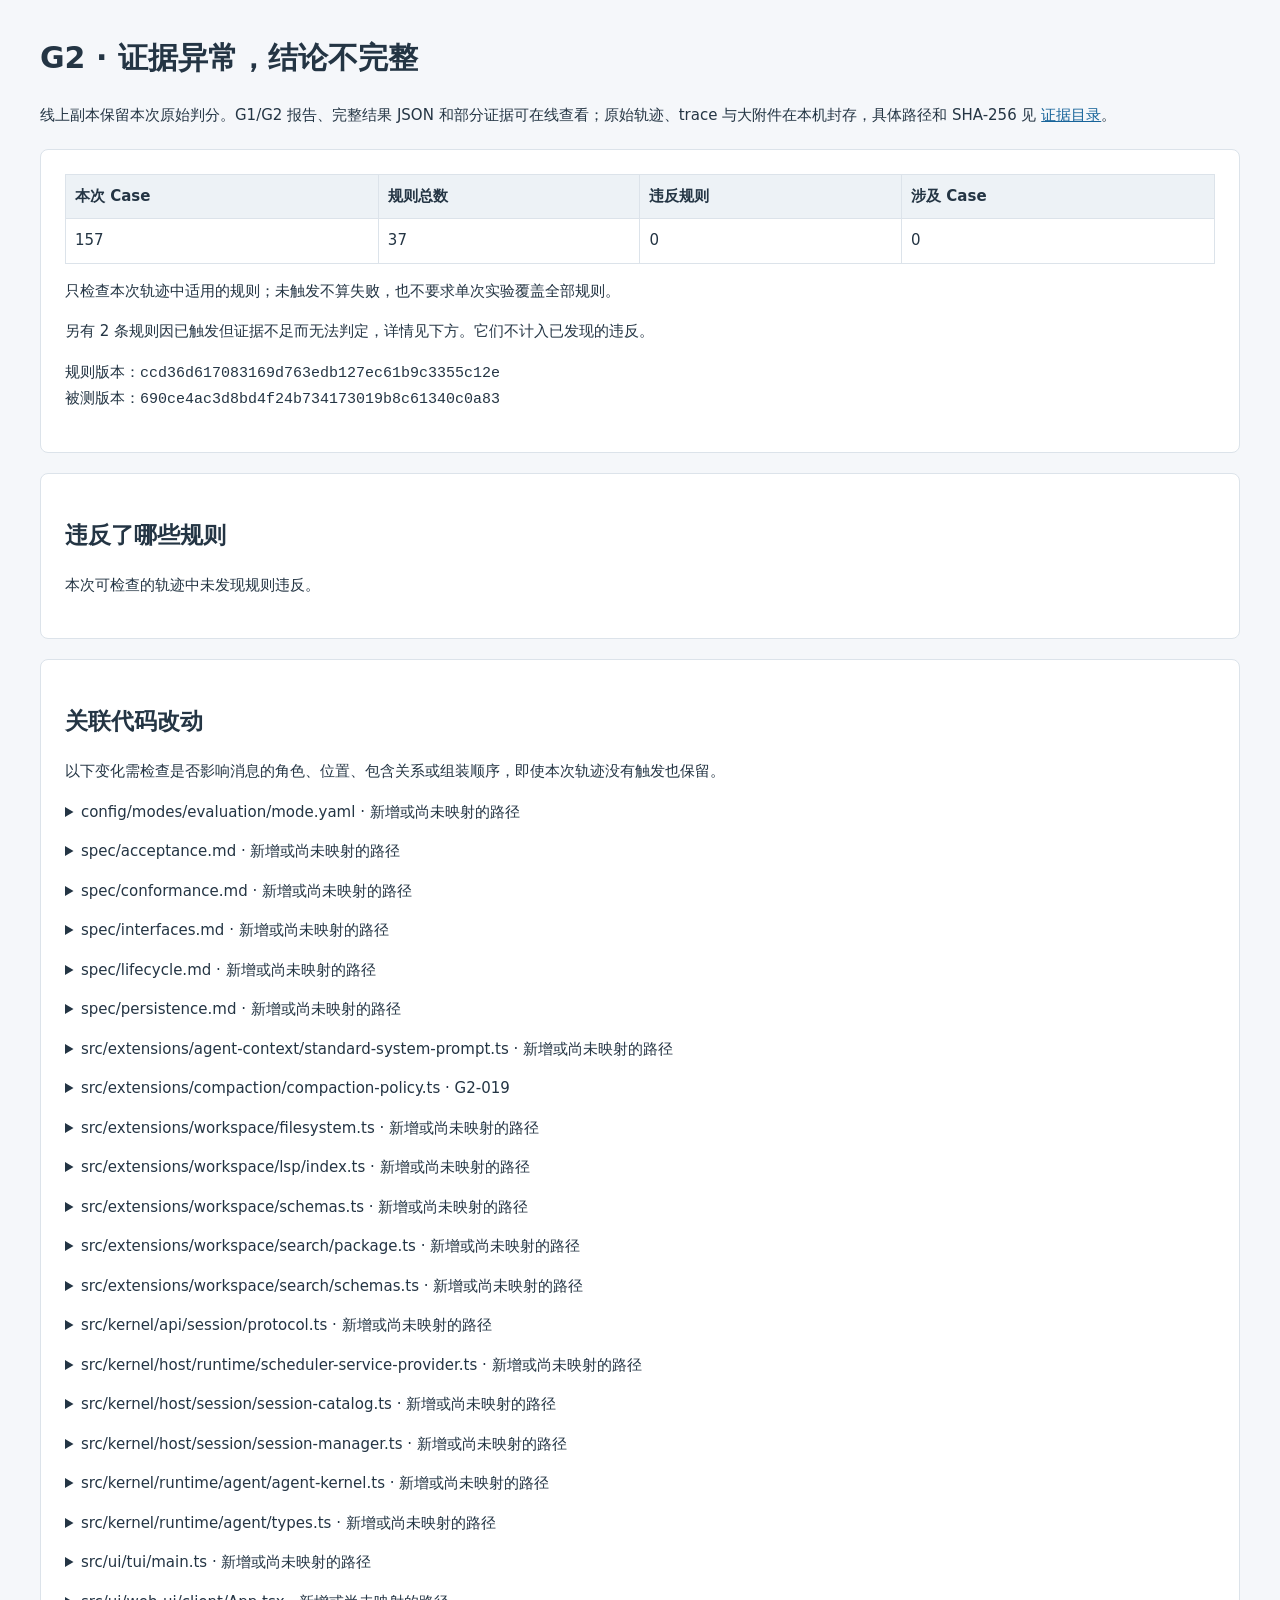
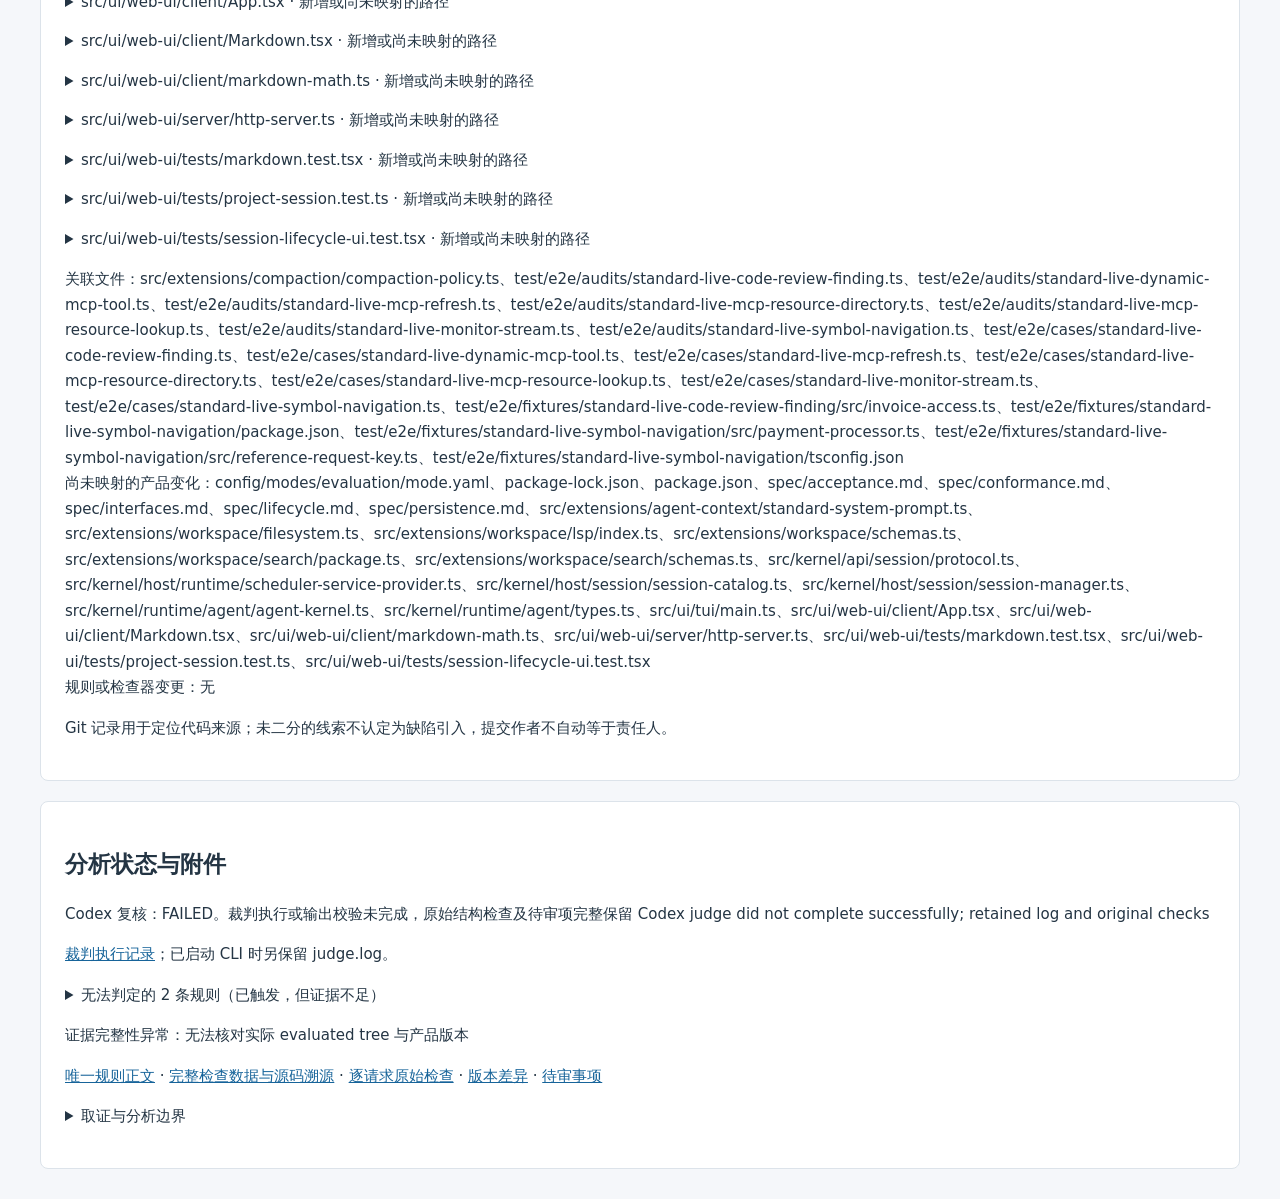
<file: uploads/2026-11-02--master-690ce4ac-204612/g2/report.html>
<!doctype html><html lang="zh-CN"><meta charset="utf-8"><meta name="viewport" content="width=device-width, initial-scale=1"><title>LCH G2 · 证据异常，结论不完整</title>
  <style>body{max-width:1200px;margin:32px auto;padding:0 24px;font:15px/1.7 system-ui;color:#243544;background:#f5f7fa}section,article{background:white;padding:24px;margin:20px 0;border:1px solid #dce3ea;border-radius:8px}table{border-collapse:collapse;width:100%}td,th{border:1px solid #dce3ea;text-align:left;padding:9px;vertical-align:top;overflow-wrap:anywhere}th{background:#edf2f6}pre{white-space:pre-wrap;overflow-wrap:anywhere;background:#edf2f6;padding:12px}code{overflow-wrap:anywhere}a{color:#17649a}summary{cursor:pointer}details{margin:14px 0}.table-wrap{overscroll-behavior-x:contain}.table-wrap table{min-width:760px}</style>
  <h1>G2 · 证据异常，结论不完整</h1><p class="muted">线上副本保留本次原始判分。G1/G2 报告、完整结果 JSON 和部分证据可在线查看；原始轨迹、trace 与大附件在本机封存，具体路径和 SHA-256 见 <a href="../evidence-index.html">证据目录</a>。</p><section>
  <table><thead><tr><th>本次 Case</th><th>规则总数</th><th>违反规则</th><th>涉及 Case</th></tr></thead><tbody><tr><td>157</td><td>37</td><td>0</td><td>0</td></tr></tbody></table>
  <p>只检查本次轨迹中适用的规则；未触发不算失败，也不要求单次实验覆盖全部规则。</p>
  <p>另有 2 条规则因已触发但证据不足而无法判定，详情见下方。它们不计入已发现的违反。</p>
  <p>规则版本：<code>ccd36d617083169d763edb127ec61b9c3355c12e</code><br>被测版本：<code>690ce4ac3d8bd4f24b734173019b8c61340c0a83</code></p></section>
  <section><h2>违反了哪些规则</h2><p>本次可检查的轨迹中未发现规则违反。</p></section>
  <section><h2>关联代码改动</h2><p>以下变化需检查是否影响消息的角色、位置、包含关系或组装顺序，即使本次轨迹没有触发也保留。</p><details><summary>config/modes/evaluation/mode.yaml · 新增或尚未映射的路径</summary><p>新增文件 · <a href="sources/690ce4ac3d8bd4f24b734173019b8c61340c0a83/config/modes/evaluation/mode.yaml.txt">改动后源码</a></p><table><thead><tr><th>差异涉及的提交</th><th>作者 / 邮箱 / 时间 / 完整 SHA</th></tr></thead><tbody><tr><td>fix(workspace): remove background completion gate</td><td>czh &lt;caozihao03@meituan.com&gt;<br>2026-10-13T11:39:00+08:00 <br><code>2a2e4a7d7e3082d3f3069644c454dd379ffa7cf0</code></td></tr><tr><td>feat(modes): add non-interactive evaluation mode</td><td>czh &lt;caozihao03@meituan.com&gt;<br>2026-10-12T16:10:35+08:00 <br><code>9e5130260653677d4139a522038b361f409f18ec</code></td></tr></tbody></table></details><details><summary>spec/acceptance.md · 新增或尚未映射的路径</summary><p><a href="sources/ccd36d617083169d763edb127ec61b9c3355c12e/spec/acceptance.md.txt">改动前源码</a> · <a href="sources/690ce4ac3d8bd4f24b734173019b8c61340c0a83/spec/acceptance.md.txt">改动后源码</a></p><table><thead><tr><th>差异涉及的提交</th><th>作者 / 邮箱 / 时间 / 完整 SHA</th></tr></thead><tbody><tr><td>docs: 直接修订现有规范并精简验证记录</td><td>Steven &lt;steven&gt;<br>2026-10-29T11:44:30+08:00 <br><code>6576bd87bee4f29fe93f3452838395e7729768e5</code></td></tr><tr><td>fix(kernel): 移除单次连续执行的累计状态推进上限</td><td>Steven &lt;steven&gt;<br>2026-10-29T11:39:10+08:00 <br><code>45edd91794c06950b4402e796d3ce05545a64449</code></td></tr><tr><td>merge: sync session model switching with latest master</td><td>Steven &lt;steven&gt;<br>2026-10-15T17:02:21+08:00 <br><code>9e0807465ebdd6196ee72077ea56bfe81fed1963</code></td></tr><tr><td>feat(session): allow changing models between turns</td><td>Steven &lt;steven&gt;<br>2026-10-14T17:35:23+08:00 <br><code>013b368d64be35ad44d6c6f0df1aa79d58de54d6</code></td></tr><tr><td>fix(workspace): remove background completion gate</td><td>czh &lt;caozihao03@meituan.com&gt;<br>2026-10-13T11:39:00+08:00 <br><code>2a2e4a7d7e3082d3f3069644c454dd379ffa7cf0</code></td></tr><tr><td>fix(workspace): tighten background completion boundaries</td><td>czh &lt;caozihao03@meituan.com&gt;<br>2026-10-12T14:56:22+08:00 <br><code>70f41ee5b2a84b4211868ba96f80400b74fedad1</code></td></tr><tr><td>fix(kernel): narrow failure settlement and preserve error reporting</td><td>czh &lt;caozihao03@meituan.com&gt;<br>2026-10-12T12:58:25+08:00 <br><code>4f24036e7878aa704eb6b2b43c1121c79eed0dc8</code></td></tr><tr><td>fix(workspace): confirm background job results before completion</td><td>czh &lt;caozihao03@meituan.com&gt;<br>2026-10-10T19:04:30+08:00 <br><code>be6a0f8df6846864b106a5eb344176f791df4561</code></td></tr><tr><td>fix(kernel): settle failures and preserve host cleanup errors</td><td>czh &lt;caozihao03@meituan.com&gt;<br>2026-10-10T18:14:48+08:00 <br><code>be1a652399ce8d19c7a594d083f3dca536ffea9d</code></td></tr></tbody></table></details><details><summary>spec/conformance.md · 新增或尚未映射的路径</summary><p><a href="sources/ccd36d617083169d763edb127ec61b9c3355c12e/spec/conformance.md.txt">改动前源码</a> · <a href="sources/690ce4ac3d8bd4f24b734173019b8c61340c0a83/spec/conformance.md.txt">改动后源码</a></p><table><thead><tr><th>差异涉及的提交</th><th>作者 / 邮箱 / 时间 / 完整 SHA</th></tr></thead><tbody><tr><td>docs: 直接修订现有规范并精简验证记录</td><td>Steven &lt;steven&gt;<br>2026-10-29T11:44:30+08:00 <br><code>6576bd87bee4f29fe93f3452838395e7729768e5</code></td></tr><tr><td>fix(kernel): 移除单次连续执行的累计状态推进上限</td><td>Steven &lt;steven&gt;<br>2026-10-29T11:39:10+08:00 <br><code>45edd91794c06950b4402e796d3ce05545a64449</code></td></tr><tr><td>test(compaction): tighten recovery controls and record live validation</td><td>zhangqihang03 &lt;zhangqihang03@meituan.com&gt;<br>2026-10-19T14:41:26+08:00 <br><code>7e13829ac4048d362b895e2b5d586bb064af3c4d</code></td></tr><tr><td>fix(compaction): recover interrupted template headings safely</td><td>zhangqihang03 &lt;zhangqihang03@meituan.com&gt;<br>2026-10-19T14:39:03+08:00 <br><code>9d9844aee39c4655202ec986c193633c06247e87</code></td></tr><tr><td>merge: sync session model switching with latest master</td><td>Steven &lt;steven&gt;<br>2026-10-15T17:02:21+08:00 <br><code>9e0807465ebdd6196ee72077ea56bfe81fed1963</code></td></tr><tr><td>feat(session): allow changing models between turns</td><td>Steven &lt;steven&gt;<br>2026-10-14T17:35:23+08:00 <br><code>013b368d64be35ad44d6c6f0df1aa79d58de54d6</code></td></tr><tr><td>fix(host): keep failure projections consistent across queries and resumes</td><td>czh &lt;caozihao03@meituan.com&gt;<br>2026-10-14T10:31:40+08:00 <br><code>19103b80964119cc6b2d298224de44d45cdc3fc3</code></td></tr><tr><td>fix(host): keep audit events separate from presentation</td><td>czh &lt;caozihao03@meituan.com&gt;<br>2026-10-13T19:21:43+08:00 <br><code>29ab0ec35f096ab74293edcc7f1a0c00c1a340a0</code></td></tr><tr><td>fix(host): expire execution faults after same-turn progress</td><td>czh &lt;caozihao03@meituan.com&gt;<br>2026-10-13T19:16:35+08:00 <br><code>e498036ac6a0d9029f50fc3142896b3af76136d9</code></td></tr><tr><td>fix(host): preserve authoritative turn failure outcomes</td><td>czh &lt;caozihao03@meituan.com&gt;<br>2026-10-13T19:04:20+08:00 <br><code>316a12f4c7abfd2409994089388301b486942e20</code></td></tr><tr><td>fix(workspace): remove background completion gate</td><td>czh &lt;caozihao03@meituan.com&gt;<br>2026-10-13T11:39:00+08:00 <br><code>2a2e4a7d7e3082d3f3069644c454dd379ffa7cf0</code></td></tr><tr><td>fix(host): scope execution faults and report them before releasing ownership</td><td>czh &lt;caozihao03@meituan.com&gt;<br>2026-10-13T11:28:57+08:00 <br><code>9a6aa01a8efadf89a8fdb9f2268e064c43892498</code></td></tr><tr><td>Merge origin/master into fix/czh</td><td>czh &lt;caozihao03@meituan.com&gt;<br>2026-10-12T16:52:26+08:00 <br><code>d14326d459bb91e860fd5494cc3c3b6d2c73d626</code></td></tr><tr><td>fix(workspace): tighten background completion boundaries</td><td>czh &lt;caozihao03@meituan.com&gt;<br>2026-10-12T14:56:22+08:00 <br><code>70f41ee5b2a84b4211868ba96f80400b74fedad1</code></td></tr><tr><td>fix(kernel): narrow failure settlement and preserve error reporting</td><td>czh &lt;caozihao03@meituan.com&gt;<br>2026-10-12T12:58:25+08:00 <br><code>4f24036e7878aa704eb6b2b43c1121c79eed0dc8</code></td></tr><tr><td>fix(workspace): confirm background job results before completion</td><td>czh &lt;caozihao03@meituan.com&gt;<br>2026-10-10T19:04:30+08:00 <br><code>be6a0f8df6846864b106a5eb344176f791df4561</code></td></tr><tr><td>fix(kernel): settle failures and preserve host cleanup errors</td><td>czh &lt;caozihao03@meituan.com&gt;<br>2026-10-10T18:14:48+08:00 <br><code>be1a652399ce8d19c7a594d083f3dca536ffea9d</code></td></tr></tbody></table></details><details><summary>spec/interfaces.md · 新增或尚未映射的路径</summary><p><a href="sources/ccd36d617083169d763edb127ec61b9c3355c12e/spec/interfaces.md.txt">改动前源码</a> · <a href="sources/690ce4ac3d8bd4f24b734173019b8c61340c0a83/spec/interfaces.md.txt">改动后源码</a></p><table><thead><tr><th>差异涉及的提交</th><th>作者 / 邮箱 / 时间 / 完整 SHA</th></tr></thead><tbody><tr><td>feat(session): allow changing models between turns</td><td>Steven &lt;steven&gt;<br>2026-10-14T17:35:23+08:00 <br><code>013b368d64be35ad44d6c6f0df1aa79d58de54d6</code></td></tr></tbody></table></details><details><summary>spec/lifecycle.md · 新增或尚未映射的路径</summary><p><a href="sources/ccd36d617083169d763edb127ec61b9c3355c12e/spec/lifecycle.md.txt">改动前源码</a> · <a href="sources/690ce4ac3d8bd4f24b734173019b8c61340c0a83/spec/lifecycle.md.txt">改动后源码</a></p><table><thead><tr><th>差异涉及的提交</th><th>作者 / 邮箱 / 时间 / 完整 SHA</th></tr></thead><tbody><tr><td>docs: 直接修订现有规范并精简验证记录</td><td>Steven &lt;steven&gt;<br>2026-10-29T11:44:30+08:00 <br><code>6576bd87bee4f29fe93f3452838395e7729768e5</code></td></tr><tr><td>fix(kernel): 移除单次连续执行的累计状态推进上限</td><td>Steven &lt;steven&gt;<br>2026-10-29T11:39:10+08:00 <br><code>45edd91794c06950b4402e796d3ce05545a64449</code></td></tr><tr><td>merge: sync session model switching with latest master</td><td>Steven &lt;steven&gt;<br>2026-10-15T17:02:21+08:00 <br><code>9e0807465ebdd6196ee72077ea56bfe81fed1963</code></td></tr><tr><td>feat(session): allow changing models between turns</td><td>Steven &lt;steven&gt;<br>2026-10-14T17:35:23+08:00 <br><code>013b368d64be35ad44d6c6f0df1aa79d58de54d6</code></td></tr><tr><td>fix(workspace): remove background completion gate</td><td>czh &lt;caozihao03@meituan.com&gt;<br>2026-10-13T11:39:00+08:00 <br><code>2a2e4a7d7e3082d3f3069644c454dd379ffa7cf0</code></td></tr><tr><td>fix(workspace): tighten background completion boundaries</td><td>czh &lt;caozihao03@meituan.com&gt;<br>2026-10-12T14:56:22+08:00 <br><code>70f41ee5b2a84b4211868ba96f80400b74fedad1</code></td></tr><tr><td>fix(kernel): narrow failure settlement and preserve error reporting</td><td>czh &lt;caozihao03@meituan.com&gt;<br>2026-10-12T12:58:25+08:00 <br><code>4f24036e7878aa704eb6b2b43c1121c79eed0dc8</code></td></tr><tr><td>fix(workspace): confirm background job results before completion</td><td>czh &lt;caozihao03@meituan.com&gt;<br>2026-10-10T19:04:30+08:00 <br><code>be6a0f8df6846864b106a5eb344176f791df4561</code></td></tr><tr><td>fix(kernel): settle failures and preserve host cleanup errors</td><td>czh &lt;caozihao03@meituan.com&gt;<br>2026-10-10T18:14:48+08:00 <br><code>be1a652399ce8d19c7a594d083f3dca536ffea9d</code></td></tr></tbody></table></details><details><summary>spec/persistence.md · 新增或尚未映射的路径</summary><p><a href="sources/ccd36d617083169d763edb127ec61b9c3355c12e/spec/persistence.md.txt">改动前源码</a> · <a href="sources/690ce4ac3d8bd4f24b734173019b8c61340c0a83/spec/persistence.md.txt">改动后源码</a></p><table><thead><tr><th>差异涉及的提交</th><th>作者 / 邮箱 / 时间 / 完整 SHA</th></tr></thead><tbody><tr><td>fix(kernel): narrow failure settlement and preserve error reporting</td><td>czh &lt;caozihao03@meituan.com&gt;<br>2026-10-12T12:58:25+08:00 <br><code>4f24036e7878aa704eb6b2b43c1121c79eed0dc8</code></td></tr><tr><td>fix(kernel): settle failures and preserve host cleanup errors</td><td>czh &lt;caozihao03@meituan.com&gt;<br>2026-10-10T18:14:48+08:00 <br><code>be1a652399ce8d19c7a594d083f3dca536ffea9d</code></td></tr></tbody></table></details><details><summary>src/extensions/agent-context/standard-system-prompt.ts · 新增或尚未映射的路径</summary><p><a href="sources/ccd36d617083169d763edb127ec61b9c3355c12e/src/extensions/agent-context/standard-system-prompt.ts.txt">改动前源码</a> · <a href="sources/690ce4ac3d8bd4f24b734173019b8c61340c0a83/src/extensions/agent-context/standard-system-prompt.ts.txt">改动后源码</a></p><table><thead><tr><th>差异涉及的提交</th><th>作者 / 邮箱 / 时间 / 完整 SHA</th></tr></thead><tbody><tr><td>fix: repair workspace tool composition and reduce base prompt</td><td>Steven &lt;steven&gt;<br>2026-10-23T18:38:06+08:00 <br><code>9918d4ba9adc6ec161e29dff62fd9397a3e0b8f8</code></td></tr></tbody></table></details><details><summary>src/extensions/compaction/compaction-policy.ts · G2-019</summary><p><a href="sources/ccd36d617083169d763edb127ec61b9c3355c12e/src/extensions/compaction/compaction-policy.ts.txt">改动前源码</a> · <a href="sources/690ce4ac3d8bd4f24b734173019b8c61340c0a83/src/extensions/compaction/compaction-policy.ts.txt">改动后源码</a></p><table><thead><tr><th>差异涉及的提交</th><th>作者 / 邮箱 / 时间 / 完整 SHA</th></tr></thead><tbody><tr><td>fix(compaction): recover interrupted template headings safely</td><td>zhangqihang03 &lt;zhangqihang03@meituan.com&gt;<br>2026-10-19T14:39:03+08:00 <br><code>9d9844aee39c4655202ec986c193633c06247e87</code></td></tr><tr><td>fix(compaction): reject replacements without token savings</td><td>luoshijie02 &lt;luoshijie02@meituan.com&gt;<br>2026-10-12T14:26:59+08:00 <br><code>e6558df9eb558a410e53558d98941e82cebcecf7</code></td></tr><tr><td>fix(compaction): preserve source history and validate summary candidates</td><td>luoshijie02 &lt;luoshijie02@meituan.com&gt;<br>2026-10-12T14:26:36+08:00 <br><code>850c868cdab5b4a00dbebe7e79051015cc17179a</code></td></tr></tbody></table></details><details><summary>src/extensions/workspace/filesystem.ts · 新增或尚未映射的路径</summary><p><a href="sources/ccd36d617083169d763edb127ec61b9c3355c12e/src/extensions/workspace/filesystem.ts.txt">改动前源码</a> · <a href="sources/690ce4ac3d8bd4f24b734173019b8c61340c0a83/src/extensions/workspace/filesystem.ts.txt">改动后源码</a></p><table><thead><tr><th>差异涉及的提交</th><th>作者 / 邮箱 / 时间 / 完整 SHA</th></tr></thead><tbody><tr><td>fix: repair workspace tool composition and reduce base prompt</td><td>Steven &lt;steven&gt;<br>2026-10-23T18:38:06+08:00 <br><code>9918d4ba9adc6ec161e29dff62fd9397a3e0b8f8</code></td></tr></tbody></table></details><details><summary>src/extensions/workspace/lsp/index.ts · 新增或尚未映射的路径</summary><p><a href="sources/ccd36d617083169d763edb127ec61b9c3355c12e/src/extensions/workspace/lsp/index.ts.txt">改动前源码</a> · <a href="sources/690ce4ac3d8bd4f24b734173019b8c61340c0a83/src/extensions/workspace/lsp/index.ts.txt">改动后源码</a></p><table><thead><tr><th>差异涉及的提交</th><th>作者 / 邮箱 / 时间 / 完整 SHA</th></tr></thead><tbody><tr><td>fix: repair workspace tool composition and reduce base prompt</td><td>Steven &lt;steven&gt;<br>2026-10-23T18:38:06+08:00 <br><code>9918d4ba9adc6ec161e29dff62fd9397a3e0b8f8</code></td></tr></tbody></table></details><details><summary>src/extensions/workspace/schemas.ts · 新增或尚未映射的路径</summary><p><a href="sources/ccd36d617083169d763edb127ec61b9c3355c12e/src/extensions/workspace/schemas.ts.txt">改动前源码</a> · <a href="sources/690ce4ac3d8bd4f24b734173019b8c61340c0a83/src/extensions/workspace/schemas.ts.txt">改动后源码</a></p><table><thead><tr><th>差异涉及的提交</th><th>作者 / 邮箱 / 时间 / 完整 SHA</th></tr></thead><tbody><tr><td>fix: repair workspace tool composition and reduce base prompt</td><td>Steven &lt;steven&gt;<br>2026-10-23T18:38:06+08:00 <br><code>9918d4ba9adc6ec161e29dff62fd9397a3e0b8f8</code></td></tr><tr><td>fix(workspace): remove background completion gate</td><td>czh &lt;caozihao03@meituan.com&gt;<br>2026-10-13T11:39:00+08:00 <br><code>2a2e4a7d7e3082d3f3069644c454dd379ffa7cf0</code></td></tr><tr><td>fix(workspace): confirm background job results before completion</td><td>czh &lt;caozihao03@meituan.com&gt;<br>2026-10-10T19:04:30+08:00 <br><code>be6a0f8df6846864b106a5eb344176f791df4561</code></td></tr><tr><td>docs(workspace): guide explicit pipefail for validation pipelines</td><td>czh &lt;caozihao03@meituan.com&gt;<br>2026-10-10T18:17:28+08:00 <br><code>ba3115bcd1278751a71527baf8ae52be514947ef</code></td></tr></tbody></table></details><details><summary>src/extensions/workspace/search/package.ts · 新增或尚未映射的路径</summary><p><a href="sources/ccd36d617083169d763edb127ec61b9c3355c12e/src/extensions/workspace/search/package.ts.txt">改动前源码</a> · <a href="sources/690ce4ac3d8bd4f24b734173019b8c61340c0a83/src/extensions/workspace/search/package.ts.txt">改动后源码</a></p><table><thead><tr><th>差异涉及的提交</th><th>作者 / 邮箱 / 时间 / 完整 SHA</th></tr></thead><tbody><tr><td>fix: repair workspace tool composition and reduce base prompt</td><td>Steven &lt;steven&gt;<br>2026-10-23T18:38:06+08:00 <br><code>9918d4ba9adc6ec161e29dff62fd9397a3e0b8f8</code></td></tr></tbody></table></details><details><summary>src/extensions/workspace/search/schemas.ts · 新增或尚未映射的路径</summary><p><a href="sources/ccd36d617083169d763edb127ec61b9c3355c12e/src/extensions/workspace/search/schemas.ts.txt">改动前源码</a> · <a href="sources/690ce4ac3d8bd4f24b734173019b8c61340c0a83/src/extensions/workspace/search/schemas.ts.txt">改动后源码</a></p><table><thead><tr><th>差异涉及的提交</th><th>作者 / 邮箱 / 时间 / 完整 SHA</th></tr></thead><tbody><tr><td>fix: repair workspace tool composition and reduce base prompt</td><td>Steven &lt;steven&gt;<br>2026-10-23T18:38:06+08:00 <br><code>9918d4ba9adc6ec161e29dff62fd9397a3e0b8f8</code></td></tr></tbody></table></details><details><summary>src/kernel/api/session/protocol.ts · 新增或尚未映射的路径</summary><p><a href="sources/ccd36d617083169d763edb127ec61b9c3355c12e/src/kernel/api/session/protocol.ts.txt">改动前源码</a> · <a href="sources/690ce4ac3d8bd4f24b734173019b8c61340c0a83/src/kernel/api/session/protocol.ts.txt">改动后源码</a></p><table><thead><tr><th>差异涉及的提交</th><th>作者 / 邮箱 / 时间 / 完整 SHA</th></tr></thead><tbody><tr><td>feat(session): allow changing models between turns</td><td>Steven &lt;steven&gt;<br>2026-10-14T17:35:23+08:00 <br><code>013b368d64be35ad44d6c6f0df1aa79d58de54d6</code></td></tr></tbody></table></details><details><summary>src/kernel/host/runtime/scheduler-service-provider.ts · 新增或尚未映射的路径</summary><p><a href="sources/ccd36d617083169d763edb127ec61b9c3355c12e/src/kernel/host/runtime/scheduler-service-provider.ts.txt">改动前源码</a> · <a href="sources/690ce4ac3d8bd4f24b734173019b8c61340c0a83/src/kernel/host/runtime/scheduler-service-provider.ts.txt">改动后源码</a></p><table><thead><tr><th>差异涉及的提交</th><th>作者 / 邮箱 / 时间 / 完整 SHA</th></tr></thead><tbody><tr><td>fix(host): correct timer cancellation and stopped session status</td><td>czh &lt;caozihao03@meituan.com&gt;<br>2026-10-12T15:14:57+08:00 <br><code>1d1cd85e70c1a70298fbbc294f695db944f2efb0</code></td></tr></tbody></table></details><details><summary>src/kernel/host/session/session-catalog.ts · 新增或尚未映射的路径</summary><p><a href="sources/ccd36d617083169d763edb127ec61b9c3355c12e/src/kernel/host/session/session-catalog.ts.txt">改动前源码</a> · <a href="sources/690ce4ac3d8bd4f24b734173019b8c61340c0a83/src/kernel/host/session/session-catalog.ts.txt">改动后源码</a></p><table><thead><tr><th>差异涉及的提交</th><th>作者 / 邮箱 / 时间 / 完整 SHA</th></tr></thead><tbody><tr><td>fix(host): keep failure projections consistent across queries and resumes</td><td>czh &lt;caozihao03@meituan.com&gt;<br>2026-10-14T10:31:40+08:00 <br><code>19103b80964119cc6b2d298224de44d45cdc3fc3</code></td></tr><tr><td>fix(host): preserve outcomes and fault versions across read failures</td><td>czh &lt;caozihao03@meituan.com&gt;<br>2026-10-13T19:35:44+08:00 <br><code>1a3ccd708b70a65783d56988ddb0ed9070b48f35</code></td></tr><tr><td>fix(host): expire execution faults after same-turn progress</td><td>czh &lt;caozihao03@meituan.com&gt;<br>2026-10-13T19:16:35+08:00 <br><code>e498036ac6a0d9029f50fc3142896b3af76136d9</code></td></tr><tr><td>fix(host): preserve authoritative turn failure outcomes</td><td>czh &lt;caozihao03@meituan.com&gt;<br>2026-10-13T19:04:20+08:00 <br><code>316a12f4c7abfd2409994089388301b486942e20</code></td></tr><tr><td>fix(host): scope execution faults and report them before releasing ownership</td><td>czh &lt;caozihao03@meituan.com&gt;<br>2026-10-13T11:28:57+08:00 <br><code>9a6aa01a8efadf89a8fdb9f2268e064c43892498</code></td></tr><tr><td>fix(kernel): narrow failure settlement and preserve error reporting</td><td>czh &lt;caozihao03@meituan.com&gt;<br>2026-10-12T12:58:25+08:00 <br><code>4f24036e7878aa704eb6b2b43c1121c79eed0dc8</code></td></tr><tr><td>fix(kernel): settle failures and preserve host cleanup errors</td><td>czh &lt;caozihao03@meituan.com&gt;<br>2026-10-10T18:14:48+08:00 <br><code>be1a652399ce8d19c7a594d083f3dca536ffea9d</code></td></tr></tbody></table></details><details><summary>src/kernel/host/session/session-manager.ts · 新增或尚未映射的路径</summary><p><a href="sources/ccd36d617083169d763edb127ec61b9c3355c12e/src/kernel/host/session/session-manager.ts.txt">改动前源码</a> · <a href="sources/690ce4ac3d8bd4f24b734173019b8c61340c0a83/src/kernel/host/session/session-manager.ts.txt">改动后源码</a></p><table><thead><tr><th>差异涉及的提交</th><th>作者 / 邮箱 / 时间 / 完整 SHA</th></tr></thead><tbody><tr><td>merge: sync session model switching with latest master</td><td>Steven &lt;steven&gt;<br>2026-10-15T17:02:21+08:00 <br><code>9e0807465ebdd6196ee72077ea56bfe81fed1963</code></td></tr><tr><td>feat(session): allow changing models between turns</td><td>Steven &lt;steven&gt;<br>2026-10-14T17:35:23+08:00 <br><code>013b368d64be35ad44d6c6f0df1aa79d58de54d6</code></td></tr><tr><td>fix(host): keep failure projections consistent across queries and resumes</td><td>czh &lt;caozihao03@meituan.com&gt;<br>2026-10-14T10:31:40+08:00 <br><code>19103b80964119cc6b2d298224de44d45cdc3fc3</code></td></tr><tr><td>fix(host): preserve outcomes and fault versions across read failures</td><td>czh &lt;caozihao03@meituan.com&gt;<br>2026-10-13T19:35:44+08:00 <br><code>1a3ccd708b70a65783d56988ddb0ed9070b48f35</code></td></tr><tr><td>fix(host): keep audit events separate from presentation</td><td>czh &lt;caozihao03@meituan.com&gt;<br>2026-10-13T19:21:43+08:00 <br><code>29ab0ec35f096ab74293edcc7f1a0c00c1a340a0</code></td></tr><tr><td>fix(host): expire execution faults after same-turn progress</td><td>czh &lt;caozihao03@meituan.com&gt;<br>2026-10-13T19:16:35+08:00 <br><code>e498036ac6a0d9029f50fc3142896b3af76136d9</code></td></tr><tr><td>fix(host): scope execution faults and report them before releasing ownership</td><td>czh &lt;caozihao03@meituan.com&gt;<br>2026-10-13T11:28:57+08:00 <br><code>9a6aa01a8efadf89a8fdb9f2268e064c43892498</code></td></tr><tr><td>Merge origin/master into fix/czh</td><td>czh &lt;caozihao03@meituan.com&gt;<br>2026-10-12T16:52:26+08:00 <br><code>d14326d459bb91e860fd5494cc3c3b6d2c73d626</code></td></tr><tr><td>fix(host): correct timer cancellation and stopped session status</td><td>czh &lt;caozihao03@meituan.com&gt;<br>2026-10-12T15:14:57+08:00 <br><code>1d1cd85e70c1a70298fbbc294f695db944f2efb0</code></td></tr><tr><td>fix(kernel): narrow failure settlement and preserve error reporting</td><td>czh &lt;caozihao03@meituan.com&gt;<br>2026-10-12T12:58:25+08:00 <br><code>4f24036e7878aa704eb6b2b43c1121c79eed0dc8</code></td></tr><tr><td>fix(kernel): settle failures and preserve host cleanup errors</td><td>czh &lt;caozihao03@meituan.com&gt;<br>2026-10-10T18:14:48+08:00 <br><code>be1a652399ce8d19c7a594d083f3dca536ffea9d</code></td></tr></tbody></table></details><details><summary>src/kernel/runtime/agent/agent-kernel.ts · 新增或尚未映射的路径</summary><p><a href="sources/ccd36d617083169d763edb127ec61b9c3355c12e/src/kernel/runtime/agent/agent-kernel.ts.txt">改动前源码</a> · <a href="sources/690ce4ac3d8bd4f24b734173019b8c61340c0a83/src/kernel/runtime/agent/agent-kernel.ts.txt">改动后源码</a></p><table><thead><tr><th>差异涉及的提交</th><th>作者 / 邮箱 / 时间 / 完整 SHA</th></tr></thead><tbody><tr><td>fix(kernel): 移除单次连续执行的累计状态推进上限</td><td>Steven &lt;steven&gt;<br>2026-10-29T11:39:10+08:00 <br><code>45edd91794c06950b4402e796d3ce05545a64449</code></td></tr><tr><td>fix(kernel): narrow failure settlement and preserve error reporting</td><td>czh &lt;caozihao03@meituan.com&gt;<br>2026-10-12T12:58:25+08:00 <br><code>4f24036e7878aa704eb6b2b43c1121c79eed0dc8</code></td></tr><tr><td>fix(kernel): settle failures and preserve host cleanup errors</td><td>czh &lt;caozihao03@meituan.com&gt;<br>2026-10-10T18:14:48+08:00 <br><code>be1a652399ce8d19c7a594d083f3dca536ffea9d</code></td></tr></tbody></table></details><details><summary>src/kernel/runtime/agent/types.ts · 新增或尚未映射的路径</summary><p><a href="sources/ccd36d617083169d763edb127ec61b9c3355c12e/src/kernel/runtime/agent/types.ts.txt">改动前源码</a> · <a href="sources/690ce4ac3d8bd4f24b734173019b8c61340c0a83/src/kernel/runtime/agent/types.ts.txt">改动后源码</a></p><table><thead><tr><th>差异涉及的提交</th><th>作者 / 邮箱 / 时间 / 完整 SHA</th></tr></thead><tbody><tr><td>fix(kernel): 移除单次连续执行的累计状态推进上限</td><td>Steven &lt;steven&gt;<br>2026-10-29T11:39:10+08:00 <br><code>45edd91794c06950b4402e796d3ce05545a64449</code></td></tr></tbody></table></details><details><summary>src/ui/tui/main.ts · 新增或尚未映射的路径</summary><p><a href="sources/ccd36d617083169d763edb127ec61b9c3355c12e/src/ui/tui/main.ts.txt">改动前源码</a> · <a href="sources/690ce4ac3d8bd4f24b734173019b8c61340c0a83/src/ui/tui/main.ts.txt">改动后源码</a></p><table><thead><tr><th>差异涉及的提交</th><th>作者 / 邮箱 / 时间 / 完整 SHA</th></tr></thead><tbody><tr><td>fix(kernel): settle failures and preserve host cleanup errors</td><td>czh &lt;caozihao03@meituan.com&gt;<br>2026-10-10T18:14:48+08:00 <br><code>be1a652399ce8d19c7a594d083f3dca536ffea9d</code></td></tr></tbody></table></details><details><summary>src/ui/web-ui/client/App.tsx · 新增或尚未映射的路径</summary><p><a href="sources/ccd36d617083169d763edb127ec61b9c3355c12e/src/ui/web-ui/client/App.tsx.txt">改动前源码</a> · <a href="sources/690ce4ac3d8bd4f24b734173019b8c61340c0a83/src/ui/web-ui/client/App.tsx.txt">改动后源码</a></p><table><thead><tr><th>差异涉及的提交</th><th>作者 / 邮箱 / 时间 / 完整 SHA</th></tr></thead><tbody><tr><td>merge: sync session model switching with latest master</td><td>Steven &lt;steven&gt;<br>2026-10-15T17:02:21+08:00 <br><code>9e0807465ebdd6196ee72077ea56bfe81fed1963</code></td></tr><tr><td>feat(session): allow changing models between turns</td><td>Steven &lt;steven&gt;<br>2026-10-14T17:35:23+08:00 <br><code>013b368d64be35ad44d6c6f0df1aa79d58de54d6</code></td></tr><tr><td>fix(web-ui): keep stop available for restored approval waits</td><td>luoshijie02 &lt;luoshijie02@meituan.com&gt;<br>2026-10-12T14:26:59+08:00 <br><code>ff2f5f79a3acb3480c4a9bb51d03364e72cb89c0</code></td></tr></tbody></table></details><details><summary>src/ui/web-ui/client/Markdown.tsx · 新增或尚未映射的路径</summary><p><a href="sources/ccd36d617083169d763edb127ec61b9c3355c12e/src/ui/web-ui/client/Markdown.tsx.txt">改动前源码</a> · <a href="sources/690ce4ac3d8bd4f24b734173019b8c61340c0a83/src/ui/web-ui/client/Markdown.tsx.txt">改动后源码</a></p><table><thead><tr><th>差异涉及的提交</th><th>作者 / 邮箱 / 时间 / 完整 SHA</th></tr></thead><tbody><tr><td>fix formula display errors</td><td>luoshijie02 &lt;luoshijie02@meituan.com&gt;<br>2026-10-19T15:51:53+08:00 <br><code>051cab6c10962d3e27f60261e37da182431e4e48</code></td></tr></tbody></table></details><details><summary>src/ui/web-ui/client/markdown-math.ts · 新增或尚未映射的路径</summary><p>新增文件 · <a href="sources/690ce4ac3d8bd4f24b734173019b8c61340c0a83/src/ui/web-ui/client/markdown-math.ts.txt">改动后源码</a></p><table><thead><tr><th>差异涉及的提交</th><th>作者 / 邮箱 / 时间 / 完整 SHA</th></tr></thead><tbody><tr><td>fix missing items in formula display</td><td>luoshijie02 &lt;luoshijie02@meituan.com&gt;<br>2026-10-20T11:15:57+08:00 <br><code>c60516ab1e7ba3850de18d7bcaff3f6889cb9053</code></td></tr><tr><td>fix formula display errors</td><td>luoshijie02 &lt;luoshijie02@meituan.com&gt;<br>2026-10-19T15:51:53+08:00 <br><code>051cab6c10962d3e27f60261e37da182431e4e48</code></td></tr></tbody></table></details><details><summary>src/ui/web-ui/server/http-server.ts · 新增或尚未映射的路径</summary><p><a href="sources/ccd36d617083169d763edb127ec61b9c3355c12e/src/ui/web-ui/server/http-server.ts.txt">改动前源码</a> · <a href="sources/690ce4ac3d8bd4f24b734173019b8c61340c0a83/src/ui/web-ui/server/http-server.ts.txt">改动后源码</a></p><table><thead><tr><th>差异涉及的提交</th><th>作者 / 邮箱 / 时间 / 完整 SHA</th></tr></thead><tbody></tbody></table></details><details><summary>src/ui/web-ui/tests/markdown.test.tsx · 新增或尚未映射的路径</summary><p><a href="sources/ccd36d617083169d763edb127ec61b9c3355c12e/src/ui/web-ui/tests/markdown.test.tsx.txt">改动前源码</a> · <a href="sources/690ce4ac3d8bd4f24b734173019b8c61340c0a83/src/ui/web-ui/tests/markdown.test.tsx.txt">改动后源码</a></p><table><thead><tr><th>差异涉及的提交</th><th>作者 / 邮箱 / 时间 / 完整 SHA</th></tr></thead><tbody><tr><td>fix missing items in formula display</td><td>luoshijie02 &lt;luoshijie02@meituan.com&gt;<br>2026-10-20T11:15:57+08:00 <br><code>c60516ab1e7ba3850de18d7bcaff3f6889cb9053</code></td></tr><tr><td>fix formula display errors</td><td>luoshijie02 &lt;luoshijie02@meituan.com&gt;<br>2026-10-19T15:51:53+08:00 <br><code>051cab6c10962d3e27f60261e37da182431e4e48</code></td></tr></tbody></table></details><details><summary>src/ui/web-ui/tests/project-session.test.ts · 新增或尚未映射的路径</summary><p><a href="sources/ccd36d617083169d763edb127ec61b9c3355c12e/src/ui/web-ui/tests/project-session.test.ts.txt">改动前源码</a> · <a href="sources/690ce4ac3d8bd4f24b734173019b8c61340c0a83/src/ui/web-ui/tests/project-session.test.ts.txt">改动后源码</a></p><table><thead><tr><th>差异涉及的提交</th><th>作者 / 邮箱 / 时间 / 完整 SHA</th></tr></thead><tbody><tr><td>fix(host): scope execution faults and report them before releasing ownership</td><td>czh &lt;caozihao03@meituan.com&gt;<br>2026-10-13T11:28:57+08:00 <br><code>9a6aa01a8efadf89a8fdb9f2268e064c43892498</code></td></tr></tbody></table></details><details><summary>src/ui/web-ui/tests/session-lifecycle-ui.test.tsx · 新增或尚未映射的路径</summary><p><a href="sources/ccd36d617083169d763edb127ec61b9c3355c12e/src/ui/web-ui/tests/session-lifecycle-ui.test.tsx.txt">改动前源码</a> · <a href="sources/690ce4ac3d8bd4f24b734173019b8c61340c0a83/src/ui/web-ui/tests/session-lifecycle-ui.test.tsx.txt">改动后源码</a></p><table><thead><tr><th>差异涉及的提交</th><th>作者 / 邮箱 / 时间 / 完整 SHA</th></tr></thead><tbody><tr><td>merge: sync session model switching with latest master</td><td>Steven &lt;steven&gt;<br>2026-10-15T17:02:21+08:00 <br><code>9e0807465ebdd6196ee72077ea56bfe81fed1963</code></td></tr><tr><td>Merge #66 branch &#39;fix/non_kernel_bug&#39; into &#39;master&#39;</td><td>songshaodi02 &lt;songshaodi02@meituan.com&gt;<br>2026-10-14T18:04:42+08:00 <br><code>d5288a318dc0aef8665ca8135858a674f6c3b571</code></td></tr><tr><td>feat(session): allow changing models between turns</td><td>Steven &lt;steven&gt;<br>2026-10-14T17:35:23+08:00 <br><code>013b368d64be35ad44d6c6f0df1aa79d58de54d6</code></td></tr><tr><td>fix(host): scope execution faults and report them before releasing ownership</td><td>czh &lt;caozihao03@meituan.com&gt;<br>2026-10-13T11:28:57+08:00 <br><code>9a6aa01a8efadf89a8fdb9f2268e064c43892498</code></td></tr><tr><td>fix(web-ui): keep stop available for restored approval waits</td><td>luoshijie02 &lt;luoshijie02@meituan.com&gt;<br>2026-10-12T14:26:59+08:00 <br><code>ff2f5f79a3acb3480c4a9bb51d03364e72cb89c0</code></td></tr></tbody></table></details><p>关联文件：src/extensions/compaction/compaction-policy.ts、test/e2e/audits/standard-live-code-review-finding.ts、test/e2e/audits/standard-live-dynamic-mcp-tool.ts、test/e2e/audits/standard-live-mcp-refresh.ts、test/e2e/audits/standard-live-mcp-resource-directory.ts、test/e2e/audits/standard-live-mcp-resource-lookup.ts、test/e2e/audits/standard-live-monitor-stream.ts、test/e2e/audits/standard-live-symbol-navigation.ts、test/e2e/cases/standard-live-code-review-finding.ts、test/e2e/cases/standard-live-dynamic-mcp-tool.ts、test/e2e/cases/standard-live-mcp-refresh.ts、test/e2e/cases/standard-live-mcp-resource-directory.ts、test/e2e/cases/standard-live-mcp-resource-lookup.ts、test/e2e/cases/standard-live-monitor-stream.ts、test/e2e/cases/standard-live-symbol-navigation.ts、test/e2e/fixtures/standard-live-code-review-finding/src/invoice-access.ts、test/e2e/fixtures/standard-live-symbol-navigation/package.json、test/e2e/fixtures/standard-live-symbol-navigation/src/payment-processor.ts、test/e2e/fixtures/standard-live-symbol-navigation/src/reference-request-key.ts、test/e2e/fixtures/standard-live-symbol-navigation/tsconfig.json<br>尚未映射的产品变化：config/modes/evaluation/mode.yaml、package-lock.json、package.json、spec/acceptance.md、spec/conformance.md、spec/interfaces.md、spec/lifecycle.md、spec/persistence.md、src/extensions/agent-context/standard-system-prompt.ts、src/extensions/workspace/filesystem.ts、src/extensions/workspace/lsp/index.ts、src/extensions/workspace/schemas.ts、src/extensions/workspace/search/package.ts、src/extensions/workspace/search/schemas.ts、src/kernel/api/session/protocol.ts、src/kernel/host/runtime/scheduler-service-provider.ts、src/kernel/host/session/session-catalog.ts、src/kernel/host/session/session-manager.ts、src/kernel/runtime/agent/agent-kernel.ts、src/kernel/runtime/agent/types.ts、src/ui/tui/main.ts、src/ui/web-ui/client/App.tsx、src/ui/web-ui/client/Markdown.tsx、src/ui/web-ui/client/markdown-math.ts、src/ui/web-ui/server/http-server.ts、src/ui/web-ui/tests/markdown.test.tsx、src/ui/web-ui/tests/project-session.test.ts、src/ui/web-ui/tests/session-lifecycle-ui.test.tsx<br>规则或检查器变更：无</p>
  
  <p>Git 记录用于定位代码来源；未二分的线索不认定为缺陷引入，提交作者不自动等于责任人。</p></section>
  <section><h2>分析状态与附件</h2><p>Codex 复核：FAILED。裁判执行或输出校验未完成，原始结构检查及待审项完整保留 Codex judge did not complete successfully; retained log and original checks</p><p><a href="judge-run.json">裁判执行记录</a>；已启动 CLI 时另保留 judge.log。</p><details><summary>无法判定的 2 条规则（已触发，但证据不足）</summary><table><thead><tr><th>规则</th><th>缺少的证据</th></tr></thead><tbody><tr><td>G2-036 辅助请求的消息</td><td>辅助请求仅留有 purpose，缺少完整最终消息；不能以主请求或源码代替动态验证</td></tr><tr><td>G2-037 辅助请求的工具</td><td>辅助请求仅留有 purpose，缺少完整最终消息；不能以主请求或源码代替动态验证</td></tr></tbody></table></details>
  <p>证据完整性异常：无法核对实际 evaluated tree 与产品版本</p>
  <p><a href="rules.md.txt">唯一规则正文</a> · <a href="report.json">完整检查数据与源码溯源</a> · <a href="request-checks.zip">逐请求原始检查</a> · <a href="../evidence-index.html#db148689fca1dd1d">版本差异</a> · <a href="review-items.json">待审事项</a></p>
  <details><summary>取证与分析边界</summary><ul><li>G2 使用一份消息结构基线，不改变 G1 原始判分，不重跑或合并样本。</li><li>融合基线等待人工 review；当前 G2 作为独立分析结果展示，不自动修改产品规范或批准结构变更。</li><li>主请求依据 canonical context.plan.committed；同名 trace 摘要不重复计数。Provider HTTP 编码另做源码影响审查，未声称捕获所有 HTTP 正文。</li><li>规则适用由本次选中效果、耐久消息及请求确定；未触发的规则保留源码依据，不要求每次实验覆盖，也不产生待审项。已触发但证据缺失单独标记无法判定。</li><li>每条规则有一个主要源码片段；同文件其他逻辑以及未映射的产品、配置、规范、依赖变更也进入影响审查。</li><li>Git 提交作者不是自动认定的责任人；缺陷引入未经二分复现，组织跟进责任待确认。</li></ul></details></section></html>
</file>
<file: examples/demo-report/report.css>
body{margin:0;background:#f3f6f0;color:#24372d;font:15px/1.8 -apple-system,BlinkMacSystemFont,"PingFang SC",sans-serif}main{max-width:850px;margin:48px auto;padding:42px;background:white;border:1px solid #dfe6dc;border-radius:12px}.label{font-size:11px;letter-spacing:2px;color:#2a7856}h1{font-size:32px}.notice{background:#fff3d8;border:1px solid #edd49a;padding:16px;border-radius:6px}.metrics{display:flex;gap:20px}.metrics div{flex:1;padding:24px;background:#edf3e9;border-radius:7px}.metrics strong{display:block;font-size:32px}h2{margin-top:36px;font-size:20px}table{width:100%;border-collapse:collapse}td,th{text-align:left;padding:14px;border-bottom:1px solid #ddd}@media(max-width:600px){main{margin:15px;padding:20px}.metrics{gap:7px}.metrics div{padding:12px}h1{font-size:25px}}
</file>
